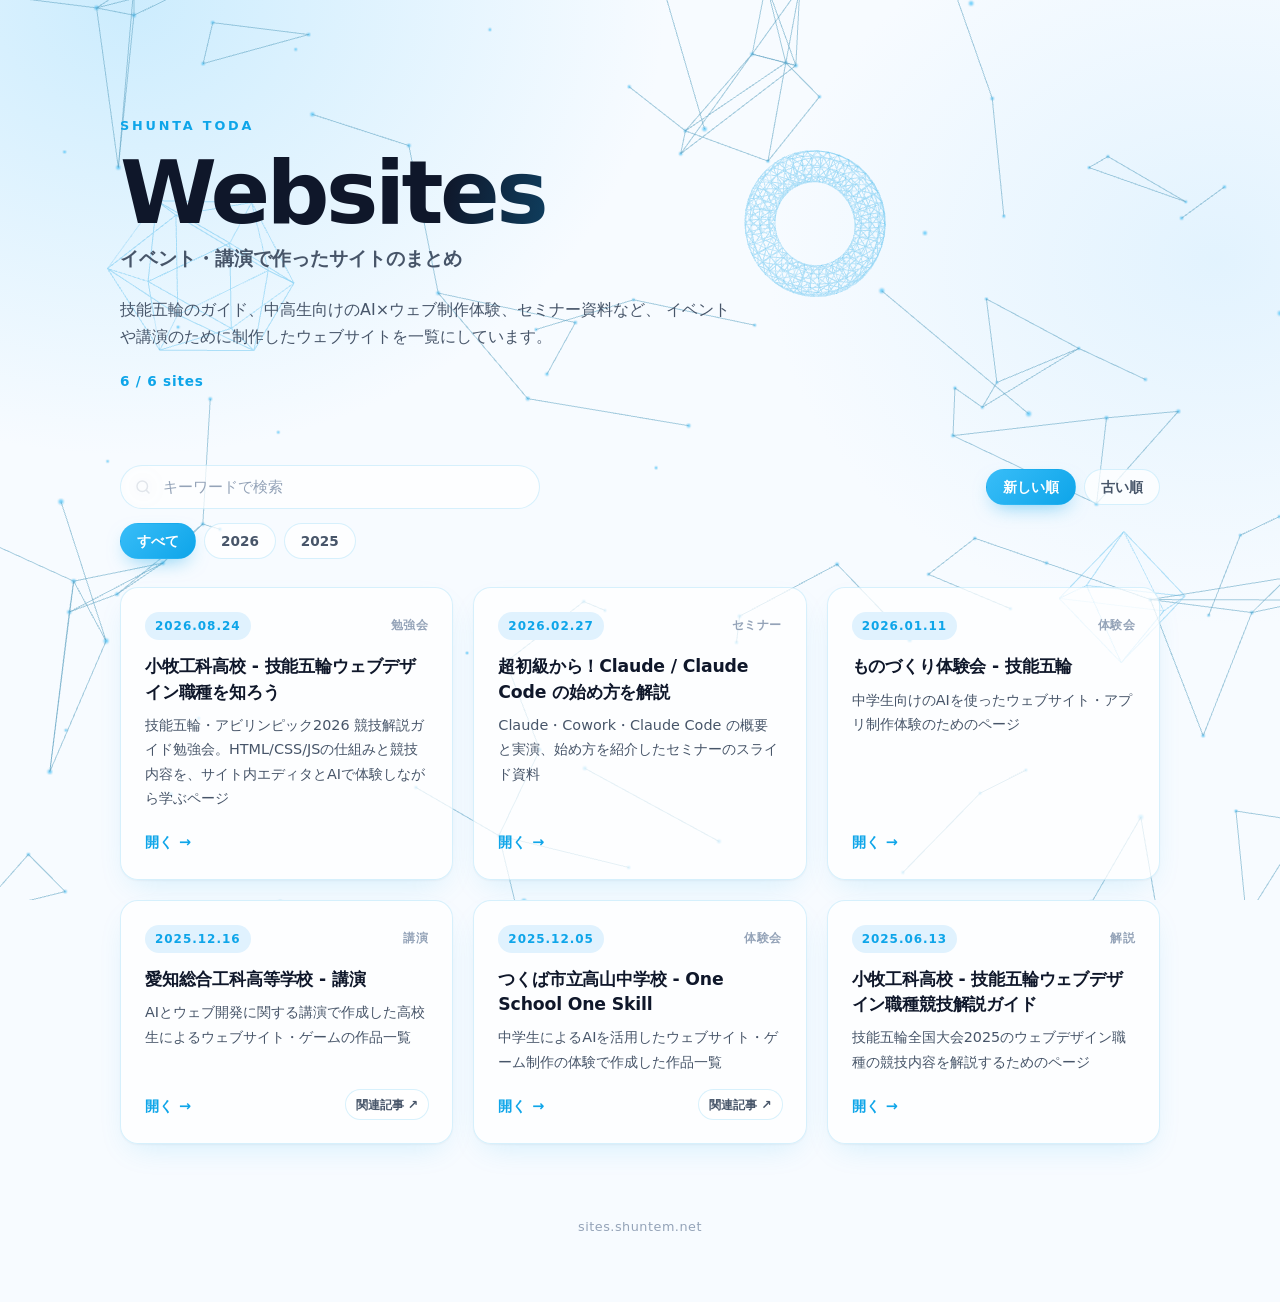
<file: index.html>
<!DOCTYPE html>
<html lang="ja">
  <head>
    <meta charset="UTF-8" />
    <meta name="viewport" content="width=device-width, initial-scale=1.0" />
    <title>ウェブサイト一覧 | Shunta Toda / Websites</title>
    <meta name="description" content="イベント・講演・体験会のために作成したウェブサイトのまとめ" />
    <meta name="theme-color" content="#f7fbff" />
    <link rel="stylesheet" href="./assets/home.css" />
    <script type="importmap">
      { "imports": { "three": "./vendor/three/three.module.min.js" } }
    </script>
  </head>
  <body>
    <canvas id="bg" class="bg" aria-hidden="true"></canvas>

    <div class="page">
      <header class="hero">
        <p class="hero__eyebrow reveal">Shunta Toda</p>
        <h1 class="hero__title reveal">
          <span class="hero__title-main">Websites</span>
          <span class="hero__title-sub">イベント・講演で作ったサイトのまとめ</span>
        </h1>
        <p class="hero__lead reveal">
          技能五輪のガイド、中高生向けのAI×ウェブ制作体験、セミナー資料など、
          イベントや講演のために制作したウェブサイトを一覧にしています。
        </p>
        <p class="hero__count reveal" aria-live="polite">
          <span id="count-shown">0</span> / <span id="count-total">0</span> sites
        </p>
      </header>

      <section class="toolbar reveal" aria-label="絞り込みと並び替え">
        <div class="toolbar__row">
          <div class="search">
            <svg class="search__icon" width="18" height="18" viewBox="0 0 24 24" fill="none" stroke="currentColor" stroke-width="2" stroke-linecap="round" stroke-linejoin="round" aria-hidden="true">
              <circle cx="11" cy="11" r="7" /><path d="m20 20-3.5-3.5" />
            </svg>
            <input id="search" class="search__input" type="search" placeholder="キーワードで検索" aria-label="サイトを検索" autocomplete="off" />
          </div>
          <div class="sort" role="group" aria-label="並び替え">
            <button type="button" class="chip is-active" data-sort="desc" aria-pressed="true">新しい順</button>
            <button type="button" class="chip" data-sort="asc" aria-pressed="false">古い順</button>
          </div>
        </div>
        <div id="year-chips" class="chips" role="group" aria-label="年で絞り込み"></div>
      </section>

      <main>
        <ul id="grid" class="grid" aria-label="ウェブサイト一覧"></ul>
        <p id="empty" class="empty" hidden>該当するサイトがありません。</p>
      </main>

      <footer class="footer reveal">
        <a href="https://sites.shuntem.net/">sites.shuntem.net</a>
      </footer>
    </div>

    <script type="module" src="./assets/home.js"></script>
  </body>
</html>
</file>
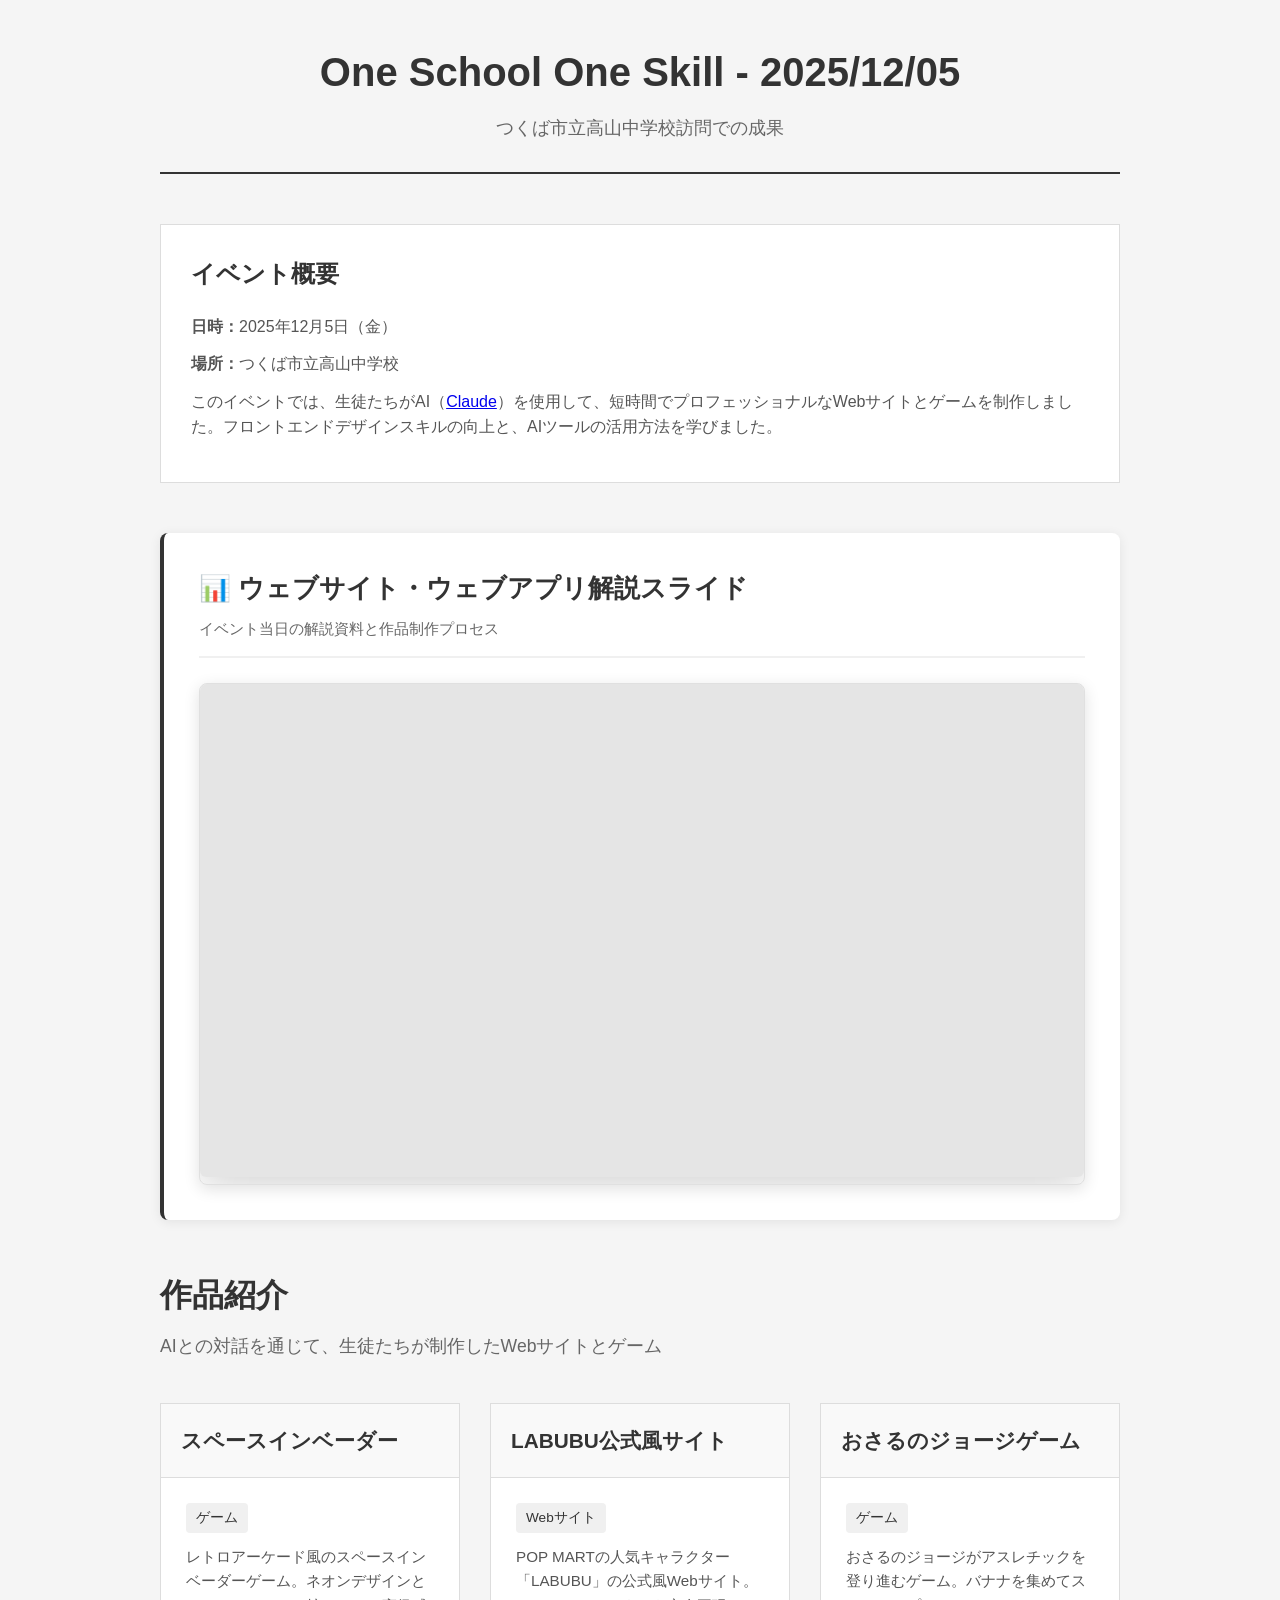
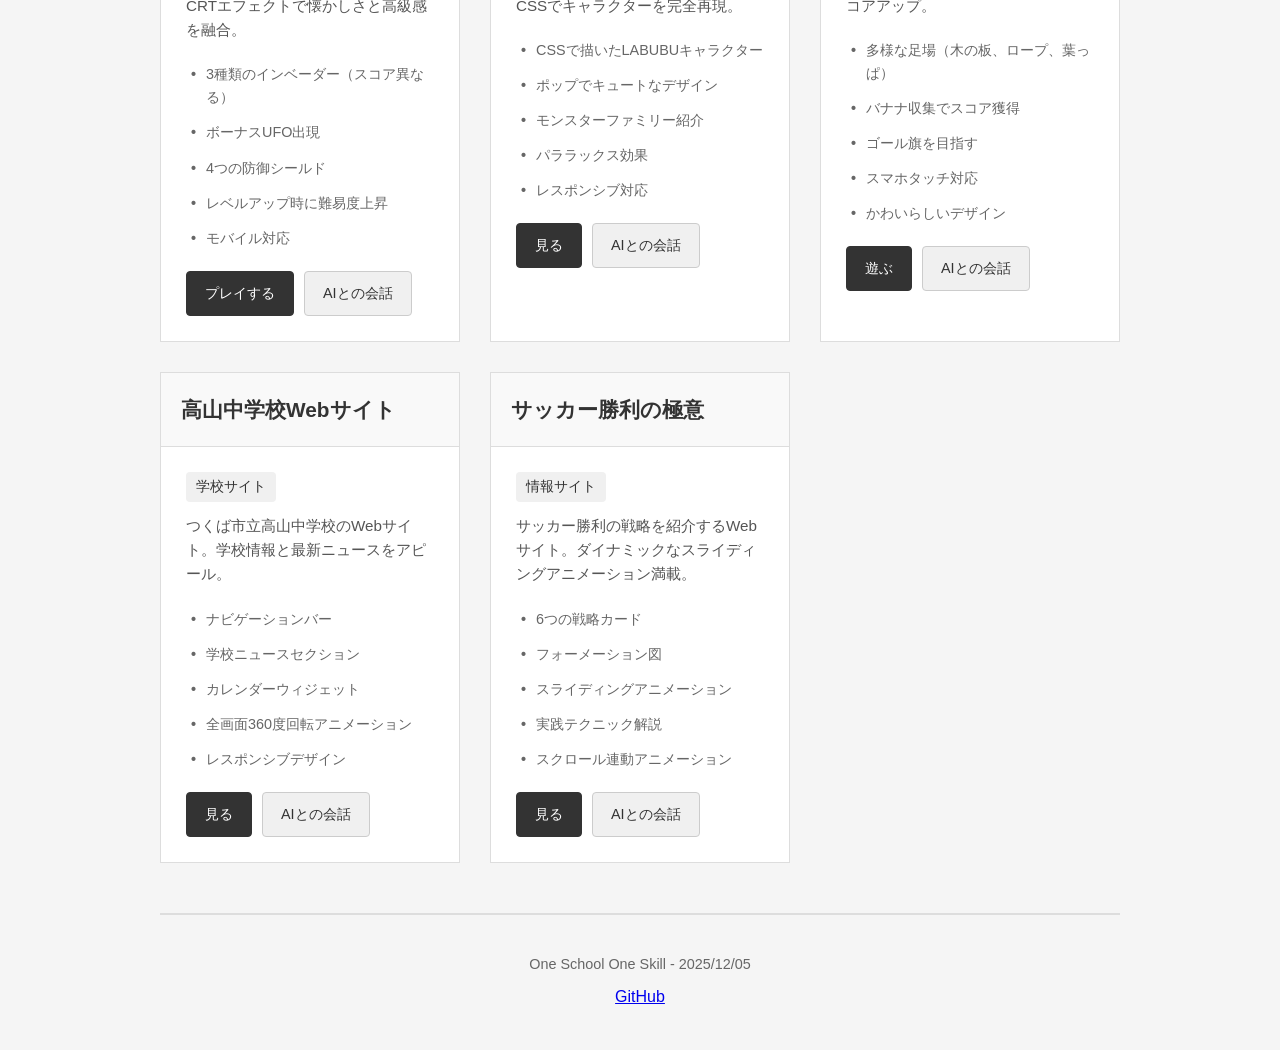
<file: 20251205-tsukuba-one-school-one-skill/index.html>
<!DOCTYPE html>
<html lang="ja">
  <head>
    <meta charset="UTF-8" />
    <meta name="viewport" content="width=device-width, initial-scale=1.0" />
    <title>One School One Skill - 2025/12/05</title>
    <style>
      * {
        margin: 0;
        padding: 0;
        box-sizing: border-box;
      }

      body {
        font-family: -apple-system, BlinkMacSystemFont, "Segoe UI", Roboto, "Helvetica Neue", Arial, sans-serif;
        background: #f5f5f5;
        color: #333;
        line-height: 1.6;
      }

      .container {
        max-width: 1000px;
        margin: 0 auto;
        padding: 40px 20px;
      }

      header {
        text-align: center;
        margin-bottom: 50px;
        border-bottom: 2px solid #333;
        padding-bottom: 30px;
      }

      h1 {
        font-size: 2.5em;
        margin-bottom: 10px;
        font-weight: 700;
      }

      .subtitle {
        font-size: 1.1em;
        color: #666;
      }

      .event-info {
        background: white;
        padding: 30px;
        margin-bottom: 50px;
        border: 1px solid #ddd;
      }

      .event-info h2 {
        font-size: 1.5em;
        margin-bottom: 20px;
        font-weight: 600;
      }

      .event-info p {
        margin-bottom: 12px;
        color: #555;
      }

      .projects-grid {
        display: grid;
        grid-template-columns: repeat(auto-fit, minmax(300px, 1fr));
        gap: 30px;
        margin-bottom: 50px;
      }

      .project-card {
        background: white;
        border: 1px solid #ddd;
        padding: 0;
        overflow: hidden;
      }

      .project-header {
        background: #f9f9f9;
        padding: 20px;
        border-bottom: 1px solid #ddd;
      }

      .project-header h3 {
        font-size: 1.3em;
        font-weight: 600;
      }

      .project-content {
        padding: 25px;
      }

      .project-type {
        display: inline-block;
        background: #f0f0f0;
        color: #333;
        padding: 4px 10px;
        border-radius: 4px;
        font-size: 0.85em;
        margin-bottom: 12px;
        font-weight: 500;
      }

      .project-description {
        color: #555;
        margin-bottom: 15px;
        font-size: 0.95em;
      }

      .feature-list {
        list-style: none;
        margin: 15px 0;
        font-size: 0.9em;
      }

      .feature-list li {
        color: #666;
        padding: 6px 0;
        padding-left: 20px;
        position: relative;
      }

      .feature-list li:before {
        content: "•";
        position: absolute;
        left: 5px;
        font-weight: bold;
      }

      .project-link {
        display: inline-block;
        background: #333;
        color: white;
        padding: 10px 18px;
        border-radius: 4px;
        text-decoration: none;
        font-size: 0.9em;
        font-weight: 500;
        transition: background 0.2s;
        border: 1px solid #333;
      }

      .project-link:hover {
        background: #555;
      }

      .project-links {
        display: flex;
        gap: 10px;
        margin-top: 15px;
        flex-wrap: wrap;
      }

      .conversation-link {
        display: inline-block;
        background: #f0f0f0;
        border: 1px solid #ccc;
        color: #333;
        padding: 10px 18px;
        border-radius: 4px;
        text-decoration: none;
        font-size: 0.9em;
        font-weight: 500;
        transition: all 0.2s;
        cursor: pointer;
      }

      .conversation-link:hover {
        background: #e0e0e0;
        border-color: #999;
      }

      .modal {
        display: none;
        position: fixed;
        z-index: 1000;
        left: 0;
        top: 0;
        width: 100%;
        height: 100%;
        background-color: rgba(0, 0, 0, 0.5);
        overflow: auto;
      }

      .modal.active {
        display: flex;
        align-items: center;
        justify-content: center;
      }

      .modal-content {
        background-color: white;
        padding: 0;
        border-radius: 8px;
        width: 90%;
        max-width: 800px;
        max-height: 80vh;
        overflow: hidden;
        display: flex;
        flex-direction: column;
        box-shadow: 0 4px 20px rgba(0, 0, 0, 0.3);
      }

      .modal-header {
        background: #f9f9f9;
        padding: 20px;
        border-bottom: 1px solid #ddd;
        display: flex;
        justify-content: space-between;
        align-items: center;
      }

      .modal-header h2,
      .modal-header .modal-title {
        font-size: 1.3em;
        margin: 0;
        font-weight: 600;
      }

      .modal-close {
        background: none;
        border: none;
        font-size: 1.5em;
        cursor: pointer;
        color: #333;
        padding: 0;
        width: 30px;
        height: 30px;
        display: flex;
        align-items: center;
        justify-content: center;
      }

      .modal-close:hover {
        color: #666;
      }

      .modal-body {
        padding: 20px;
        overflow-y: auto;
        flex: 1;
      }

      .modal-body p {
        margin-bottom: 12px;
        line-height: 1.6;
        color: #555;
      }

      .modal-body strong {
        color: #333;
      }

      .modal-body ul {
        list-style: none;
        margin: 10px 0 12px 0;
        padding: 0;
      }

      .modal-body li {
        color: #555;
        padding: 6px 0;
        padding-left: 20px;
        position: relative;
      }

      .modal-body li:before {
        content: "•";
        position: absolute;
        left: 5px;
        font-weight: bold;
      }

      .stats {
        display: grid;
        grid-template-columns: repeat(auto-fit, minmax(200px, 1fr));
        gap: 20px;
        margin: 40px 0;
        background: white;
        padding: 30px;
        border: 1px solid #ddd;
      }

      .stat-item {
        text-align: center;
      }

      .stat-number {
        font-size: 2em;
        color: #333;
        font-weight: 700;
      }

      .stat-label {
        color: #666;
        margin-top: 8px;
        font-size: 0.95em;
      }

      .section-title {
        font-size: 2em;
        font-weight: 700;
        margin-bottom: 10px;
        color: #333;
      }

      .section-intro {
        font-size: 1.1em;
        color: #666;
        margin-bottom: 40px;
        line-height: 1.8;
      }

      footer {
        text-align: center;
        color: #666;
        margin-top: 50px;
        padding-top: 30px;
        border-top: 2px solid #ddd;
      }

      footer p {
        margin: 8px 0;
        font-size: 0.9em;
      }

      @media (max-width: 768px) {
        h1 {
          font-size: 1.8em;
        }

        .projects-grid {
          grid-template-columns: 1fr;
        }

        .event-info {
          padding: 20px;
        }

        .slide-section {
          margin-bottom: 30px;
        }

        .slide-header {
          margin-bottom: 20px;
        }

        .slide-container {
          border-radius: 8px;
          overflow: hidden;
          box-shadow: 0 4px 20px rgba(0, 0, 0, 0.1);
          background: white;
          padding: 2px;
        }
      }

      .slide-section {
        background: white;
        padding: 35px;
        margin-bottom: 50px;
        border-radius: 8px;
        box-shadow: 0 2px 12px rgba(0, 0, 0, 0.08);
        border-left: 4px solid #333;
      }

      .slide-header {
        margin-bottom: 25px;
        padding-bottom: 15px;
        border-bottom: 2px solid #f0f0f0;
      }

      .slide-header h2 {
        font-size: 1.6em;
        font-weight: 600;
        margin-bottom: 8px;
        color: #333;
      }

      .slide-subtitle {
        color: #666;
        font-size: 0.95em;
        margin: 0;
        font-weight: 400;
      }

      .slide-container {
        border-radius: 8px;
        overflow: hidden;
        box-shadow: 0 4px 16px rgba(0, 0, 0, 0.12);
        background: white;
        border: 1px solid #e0e0e0;
        transition: box-shadow 0.3s ease;
      }

      .slide-container:hover {
        box-shadow: 0 6px 20px rgba(0, 0, 0, 0.15);
      }
    </style>
  </head>
  <body>
    <div class="container">
      <header>
        <h1>One School One Skill - 2025/12/05</h1>
        <p class="subtitle">つくば市立高山中学校訪問での成果</p>
      </header>

      <div class="event-info">
        <h2>イベント概要</h2>
        <p><strong>日時：</strong>2025年12月5日（金）</p>
        <p><strong>場所：</strong>つくば市立高山中学校</p>
        <p>
          このイベントでは、生徒たちがAI（<a href="https://claude.ai" target="_blank">Claude</a
          >）を使用して、短時間でプロフェッショナルなWebサイトとゲームを制作しました。フロントエンドデザインスキルの向上と、AIツールの活用方法を学びました。
        </p>
      </div>

      <div class="slide-section">
        <div class="slide-header">
          <h2>📊 ウェブサイト・ウェブアプリ解説スライド</h2>
          <p class="slide-subtitle">イベント当日の解説資料と作品制作プロセス</p>
        </div>
        <div class="slide-container">
          <iframe
            class="speakerdeck-iframe"
            frameborder="0"
            src="https://speakerdeck.com/player/d00f40cd352541e6ad9ed084ccf70451"
            title="2025/12/05 one school one skill ウェブサイト解説"
            allowfullscreen="true"
            style="
              border: 0px;
              background: padding-box padding-box rgba(0, 0, 0, 0.1);
              margin: 0px;
              padding: 0px;
              border-radius: 6px;
              box-shadow: rgba(0, 0, 0, 0.2) 0px 5px 40px;
              width: 100%;
              height: auto;
              aspect-ratio: 560 / 312;
            "
            data-ratio="1.794871794871795"
          ></iframe>
        </div>
      </div>
      <div>
        <h2 class="section-title">作品紹介</h2>
        <p class="section-intro">AIとの対話を通じて、生徒たちが制作したWebサイトとゲーム</p>
      </div>

      <div class="projects-grid">
        <div class="project-card">
          <div class="project-header">
            <h3>スペースインベーダー</h3>
          </div>
          <div class="project-content">
            <span class="project-type">ゲーム</span>
            <p class="project-description">
              レトロアーケード風のスペースインベーダーゲーム。ネオンデザインとCRTエフェクトで懐かしさと高級感を融合。
            </p>
            <ul class="feature-list">
              <li>3種類のインベーダー（スコア異なる）</li>
              <li>ボーナスUFO出現</li>
              <li>4つの防御シールド</li>
              <li>レベルアップ時に難易度上昇</li>
              <li>モバイル対応</li>
            </ul>
            <div class="project-links">
              <a href="./invader/index.html" class="project-link">プレイする</a>
              <button class="conversation-link" data-file="./invader/conversation.md">AIとの会話</button>
            </div>
          </div>
        </div>

        <div class="project-card">
          <div class="project-header">
            <h3>LABUBU公式風サイト</h3>
          </div>
          <div class="project-content">
            <span class="project-type">Webサイト</span>
            <p class="project-description">
              POP MARTの人気キャラクター「LABUBU」の公式風Webサイト。CSSでキャラクターを完全再現。
            </p>
            <ul class="feature-list">
              <li>CSSで描いたLABUBUキャラクター</li>
              <li>ポップでキュートなデザイン</li>
              <li>モンスターファミリー紹介</li>
              <li>パララックス効果</li>
              <li>レスポンシブ対応</li>
            </ul>
            <div class="project-links">
              <a href="./labubu/index.html" class="project-link">見る</a>
              <button class="conversation-link" data-file="./labubu/conversation.md">AIとの会話</button>
            </div>
          </div>
        </div>

        <div class="project-card">
          <div class="project-header">
            <h3>おさるのジョージゲーム</h3>
          </div>
          <div class="project-content">
            <span class="project-type">ゲーム</span>
            <p class="project-description">おさるのジョージがアスレチックを登り進むゲーム。バナナを集めてスコアアップ。</p>
            <ul class="feature-list">
              <li>多様な足場（木の板、ロープ、葉っぱ）</li>
              <li>バナナ収集でスコア獲得</li>
              <li>ゴール旗を目指す</li>
              <li>スマホタッチ対応</li>
              <li>かわいらしいデザイン</li>
            </ul>
            <div class="project-links">
              <a href="./monkey/index.html" class="project-link">遊ぶ</a>
              <button class="conversation-link" data-file="./monkey/conversation.md">AIとの会話</button>
            </div>
          </div>
        </div>

        <div class="project-card">
          <div class="project-header">
            <h3>高山中学校Webサイト</h3>
          </div>
          <div class="project-content">
            <span class="project-type">学校サイト</span>
            <p class="project-description">つくば市立高山中学校のWebサイト。学校情報と最新ニュースをアピール。</p>
            <ul class="feature-list">
              <li>ナビゲーションバー</li>
              <li>学校ニュースセクション</li>
              <li>カレンダーウィジェット</li>
              <li>全画面360度回転アニメーション</li>
              <li>レスポンシブデザイン</li>
            </ul>
            <div class="project-links">
              <a href="./school/index.html" class="project-link">見る</a>
              <button class="conversation-link" data-file="./school/conversation.md">AIとの会話</button>
            </div>
          </div>
        </div>

        <div class="project-card">
          <div class="project-header">
            <h3>サッカー勝利の極意</h3>
          </div>
          <div class="project-content">
            <span class="project-type">情報サイト</span>
            <p class="project-description">
              サッカー勝利の戦略を紹介するWebサイト。ダイナミックなスライディングアニメーション満載。
            </p>
            <ul class="feature-list">
              <li>6つの戦略カード</li>
              <li>フォーメーション図</li>
              <li>スライディングアニメーション</li>
              <li>実践テクニック解説</li>
              <li>スクロール連動アニメーション</li>
            </ul>
            <div class="project-links">
              <a href="./soccer/index.html" class="project-link">見る</a>
              <button class="conversation-link" data-file="./soccer/conversation.md">AIとの会話</button>
            </div>
          </div>
        </div>
      </div>

      <footer>
        <p>One School One Skill - 2025/12/05</p>
        <div>
          <a href="https://github.com/ShuntaToda/misc-website/tree/main/20251205-tsukuba-one-school-one-skill">GitHub</a>
        </div>
      </footer>
    </div>

    <div id="conversationModal" class="modal">
      <div class="modal-content">
        <div class="modal-header">
          <div class="modal-title">AIとの会話</div>
          <button class="modal-close" onclick="closeModal()">&times;</button>
        </div>
        <div class="modal-body" id="modalBody"></div>
      </div>
    </div>

    <script>
      const conversations = {
        invader: `
          <p><strong>ユーザー：</strong>インベーダーゲームをウェブゲームとして作って</p>
          <p><strong>AI：</strong>フロントエンドデザインスキルを確認して、高品質なゲームUIを作成するためのベストプラクティスを学ぶ。インベーダーゲームを作成します！レトロなアーケードスタイルで、ネオンカラーとCRT風のエフェクトを取り入れた印象的なデザインにします。</p>
          <p><strong>制作完了：</strong>レトロアーケードスタイルのスペースインベーダーゲームを作成しました！</p>
          <p><strong>操作方法：</strong></p>
          <ul>
            <li>← → または A D キー：自機の移動</li>
            <li>スペースキー：弾を発射</li>
            <li>P：ポーズ</li>
          </ul>
          <p><strong>ゲームの特徴：</strong></p>
          <ul>
            <li>レトロアーケード風のネオンデザイン（CRTスキャンライン効果付き）</li>
            <li>3種類のインベーダー（スコアが異なる）</li>
            <li>ランダムに出現するUFO（ボーナス得点）</li>
            <li>4つの防御シールド（徐々に破壊される）</li>
            <li>レベルアップ時に敵のスピードが上昇</li>
            <li>モバイル対応のタッチコントロール</li>
          </ul>
        `,
        labubu: `
          <p><strong>ユーザー：</strong>ラブブ公式Webサイトを作って</p>
          <p><strong>AI：</strong>「ラブブ」についてもう少し教えていただけますか？どのようなサービス・製品・会社なのか詳しくお聞きしたいです。</p>
          <p><strong>ユーザー：</strong>https://www.popmart.com/jp/collection/223 このウェブサイトにあるようなキャラクターのことです</p>
          <p><strong>AI：</strong>ラブブ（LABUBU）についてよく理解できました！POP MARTの大人気キャラクターですね。かわいいけど独特な魅力を持つモンスターのキャラクターです。それでは、ラブブの公式風Webサイトを作成します！ポップでキュートだけど少し不思議な雰囲気を持つ、印象的なデザインにします。</p>
          <p><strong>制作完了：</strong>ラブブの公式風Webサイトを作成しました！</p>
          <p><strong>サイトの特徴：</strong></p>
          <ul>
            <li>CSSでラブブのキャラクターを再現 - 大きなウサギ耳、9本のギザギザ歯、ふわふわボディをコードだけで表現</li>
            <li>ポップで遊び心のあるデザイン - パープル×ピンクのグラデーション、浮遊するシェイプ、キラキラのアニメーション</li>
            <li>THE MONSTERSファミリー紹介 - LABUBU、MOKOKO、ZIMOMO、TYCOCOの仲間たち</li>
            <li>インタラクティブな要素 - ホバーエフェクト、スムーススクロール、パララックス効果</li>
            <li>レスポンシブ対応 - スマホ・タブレットでも綺麗に表示</li>
          </ul>
        `,
        monkey: `
          <p><strong>ユーザー：</strong>おさるのジョージ　アスレチックのゲームをHTMLで作って</p>
          <p><strong>AI：</strong>フロントエンドデザインのスキルを確認して、高品質なゲームを作成するため、おさるのジョージをテーマにした楽しいアスレチックゲームを作りますね！黄色い帽子のおじさんと一緒に、ジョージがジャングルジムを登っていくゲームにしましょう。</p>
          <p><strong>制作完了：</strong>おさるのジョージのアスレチックゲームを作りました！</p>
          <p><strong>ゲーム内容：</strong></p>
          <ul>
            <li>ジョージを操作して上へ上へとアスレチックを登っていきます</li>
            <li>バナナを集めてスコアアップ</li>
            <li>頂上のゴール旗を目指そう！</li>
            <li>木の板、ロープ、葉っぱなど様々な足場があります</li>
          </ul>
          <p><strong>操作方法：</strong></p>
          <ul>
            <li>←→ または A/D：左右移動</li>
            <li>スペース または ↑：ジャンプ</li>
            <li>スマホではタッチボタンで操作できます</li>
          </ul>
        `,
        school: `
          <p><strong>ユーザー：</strong>このウェブサイトをHTMLで作って（画像を提示）</p>
          <p><strong>AI：</strong>このウェブサイトのHTMLを作成します。まず、画像の内容をしっかり確認してから、高品質なHTMLファイルを作成します。</p>
          <p><strong>制作完了：</strong>高山学園つくば市立高山中学校のウェブサイトをHTMLで作成しました！</p>
          <p><strong>HTMLファイルの特徴：</strong></p>
          <ul>
            <li>レスポンシブデザイン: パソコン・タブレット・スマートフォンに対応</li>
            <li>ナビゲーションバー: 丸みのある美しいデザイン</li>
            <li>学校ニュースセクション: 記事画像とテキストのレイアウト</li>
            <li>サイドバー: その他のメニューリンク</li>
            <li>カレンダーウィジェット: 12月のカレンダー表示</li>
            <li>色彩設計: 画像から抽出した青緑色とグリーンを使用</li>
          </ul>
          <p><strong>ユーザー：</strong>学校ニュースの欄を回転させて</p>
          <p><strong>AI：</strong>完了しました！学校ニュースの欄が3D回転するアニメーション効果を追加しました。8秒で360度Y軸回転し、ループ再生されます。</p>
          <p><strong>ユーザー：</strong>全体を爆発させて、この画像の感じ（画像を提示）</p>
          <p><strong>AI：</strong>了解しました。爆発エフェクトを追加します。完了しました！爆発エフェクトのアニメーションを追加しました。学校ニュースのコンテンツボックスが爆発の画像のような演出で、繰り返し破裂するようになりました。</p>
          <p><strong>ユーザー：</strong>画面全体回転させる</p>
          <p><strong>AI：</strong>完了しました！画面全体が360度回転するようになりました。ページ全体が3秒で1回転するアニメーションが無限ループしています。</p>
        `,
        soccer: `
          <p><strong>ユーザー：</strong>サッカーの勝ち方攻略ウェブサイト、スライディングアニメーションをつけて</p>
          <p><strong>AI：</strong>サッカーの勝ち方攻略ウェブサイトを、ダイナミックなスライディングアニメーションで作成します！</p>
          <p><strong>制作完了：</strong>サッカー勝利の攻略ウェブサイトを作成しました！</p>
          <p><strong>主なスライディングアニメーション：</strong></p>
          <ul>
            <li>ヘッダータイトルが左からスライドイン</li>
            <li>サブタイトルが右からスライドイン</li>
            <li>サッカーボールがバウンスしながら登場＆回転</li>
            <li>6つの戦略カードが左から順番にスライドイン</li>
            <li>フォーメーション図が下からスライドアップ</li>
            <li>選手のドットが順番にポップイン</li>
            <li>実践テクニックが交互に左右からスライドイン</li>
            <li>スクロールに連動したアニメーション</li>
          </ul>
        `,
      };

      const conversationLinks = document.querySelectorAll(".conversation-link");

      conversationLinks.forEach((link) => {
        link.addEventListener("click", (e) => {
          e.preventDefault();
          const file = link.getAttribute("data-file");
          const key = file.split("/")[1];
          openModal(key);
        });
      });

      function openModal(key) {
        const modal = document.getElementById("conversationModal");
        const modalBody = document.getElementById("modalBody");
        modalBody.innerHTML = conversations[key] || "<p>会話が見つかりません。</p>";
        modal.classList.add("active");
      }

      function closeModal() {
        const modal = document.getElementById("conversationModal");
        modal.classList.remove("active");
      }

      // モーダルの背景クリックで閉じる
      window.addEventListener("click", (event) => {
        const modal = document.getElementById("conversationModal");
        if (event.target === modal) {
          closeModal();
        }
      });

      // Escキーで閉じる
      window.addEventListener("keydown", (event) => {
        if (event.key === "Escape") {
          closeModal();
        }
      });
    </script>
  </body>
</html>
</file>
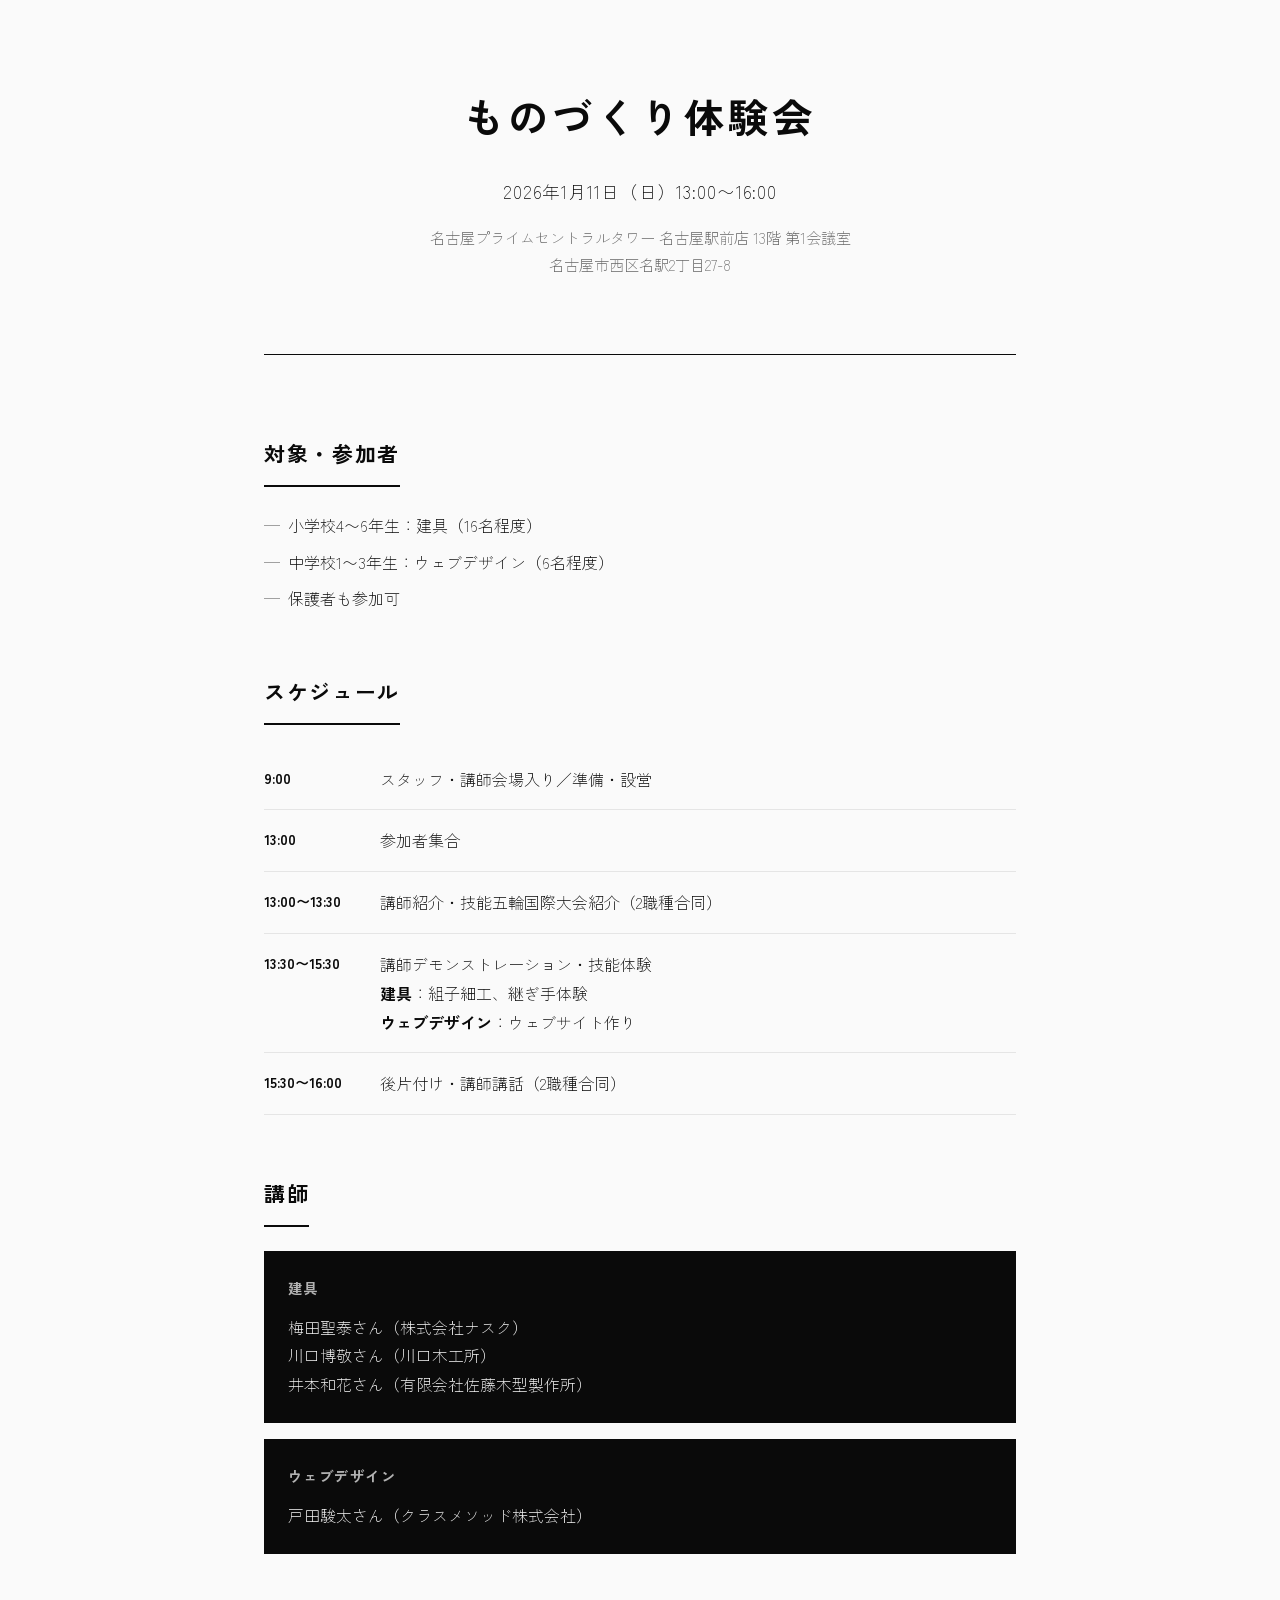
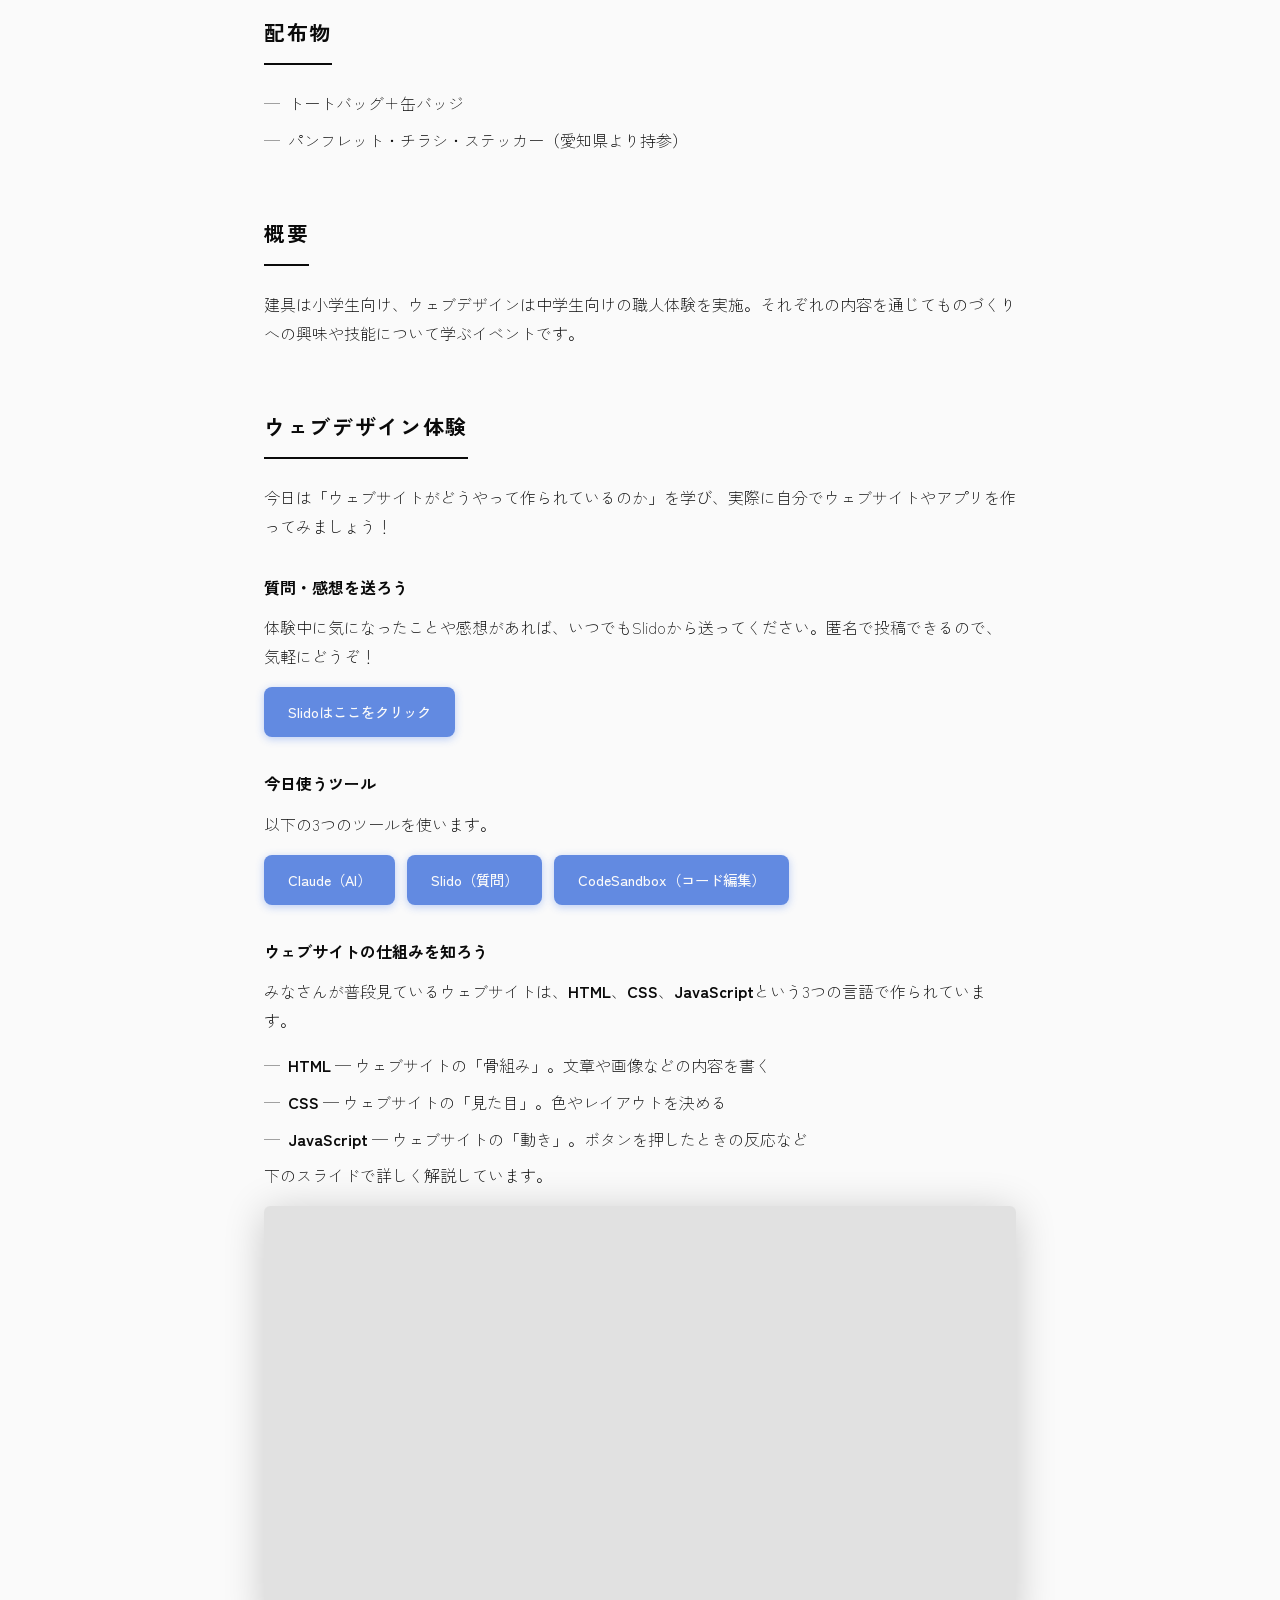
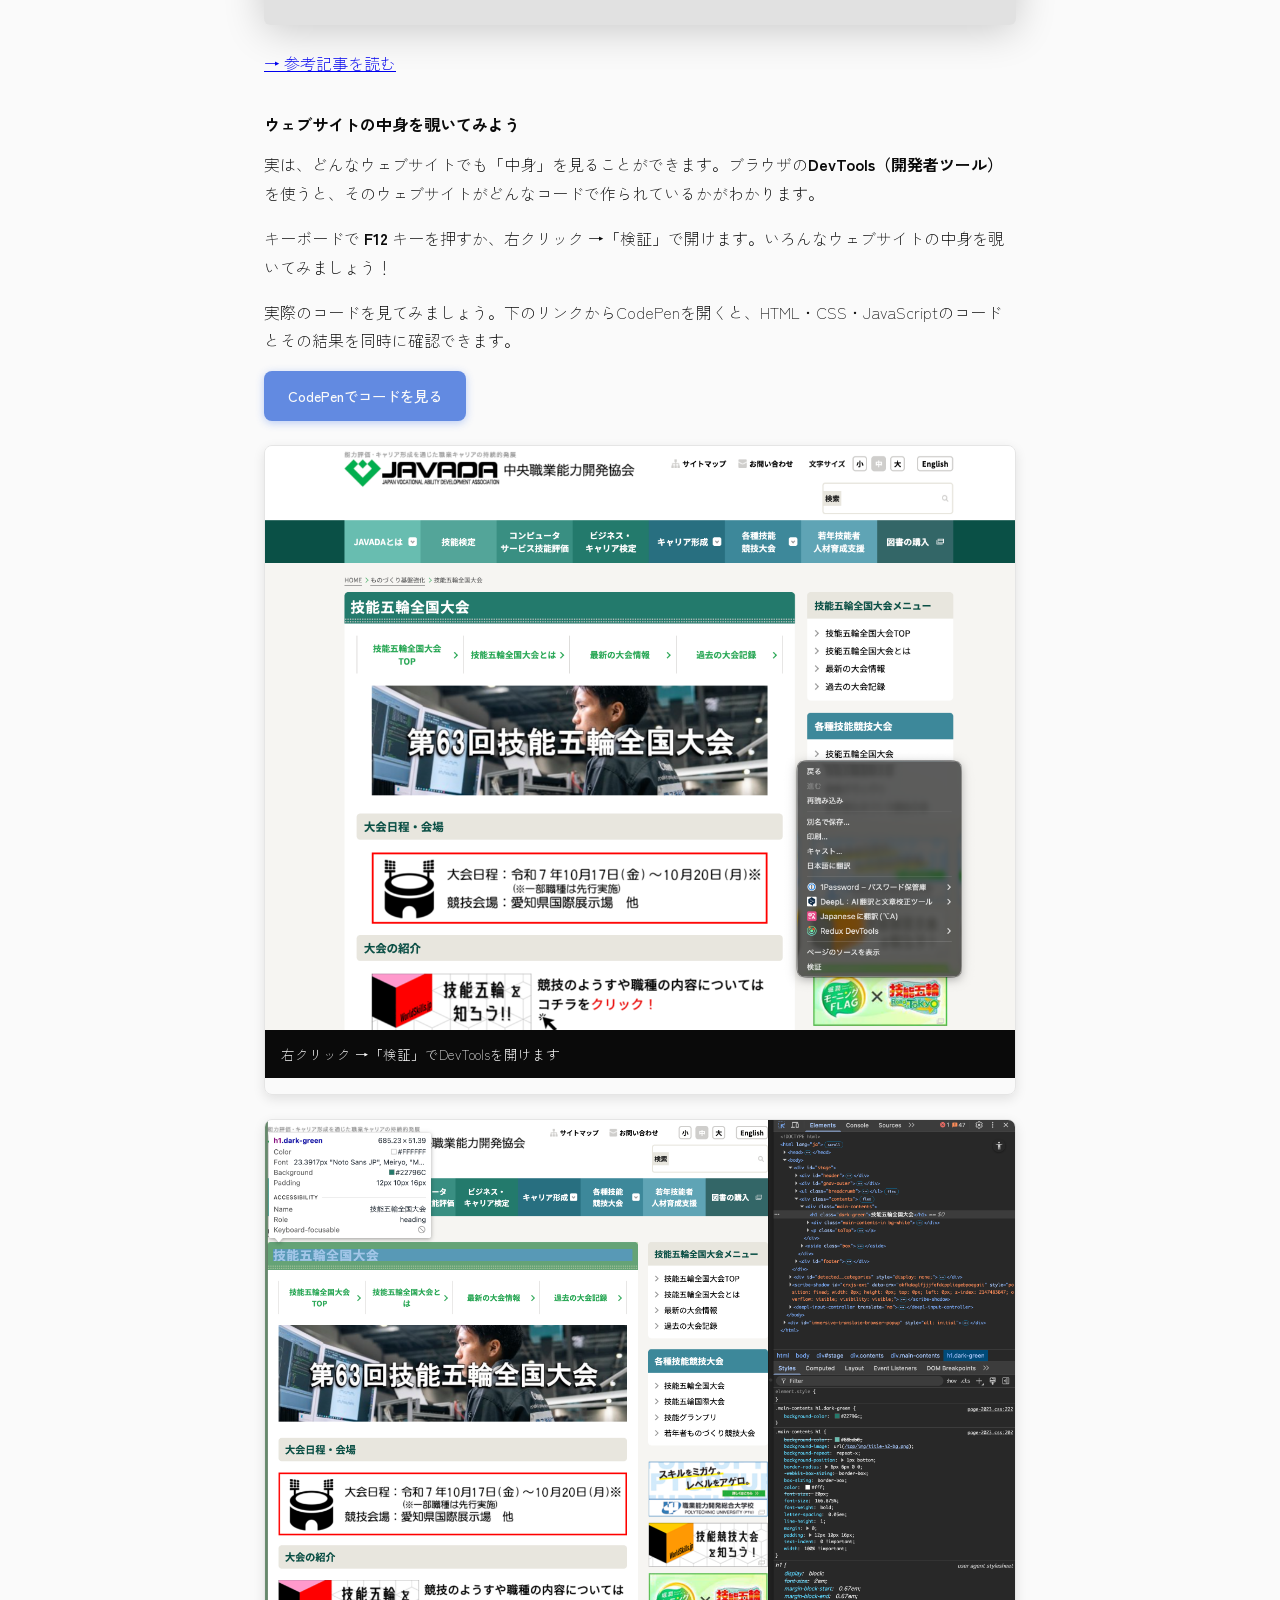
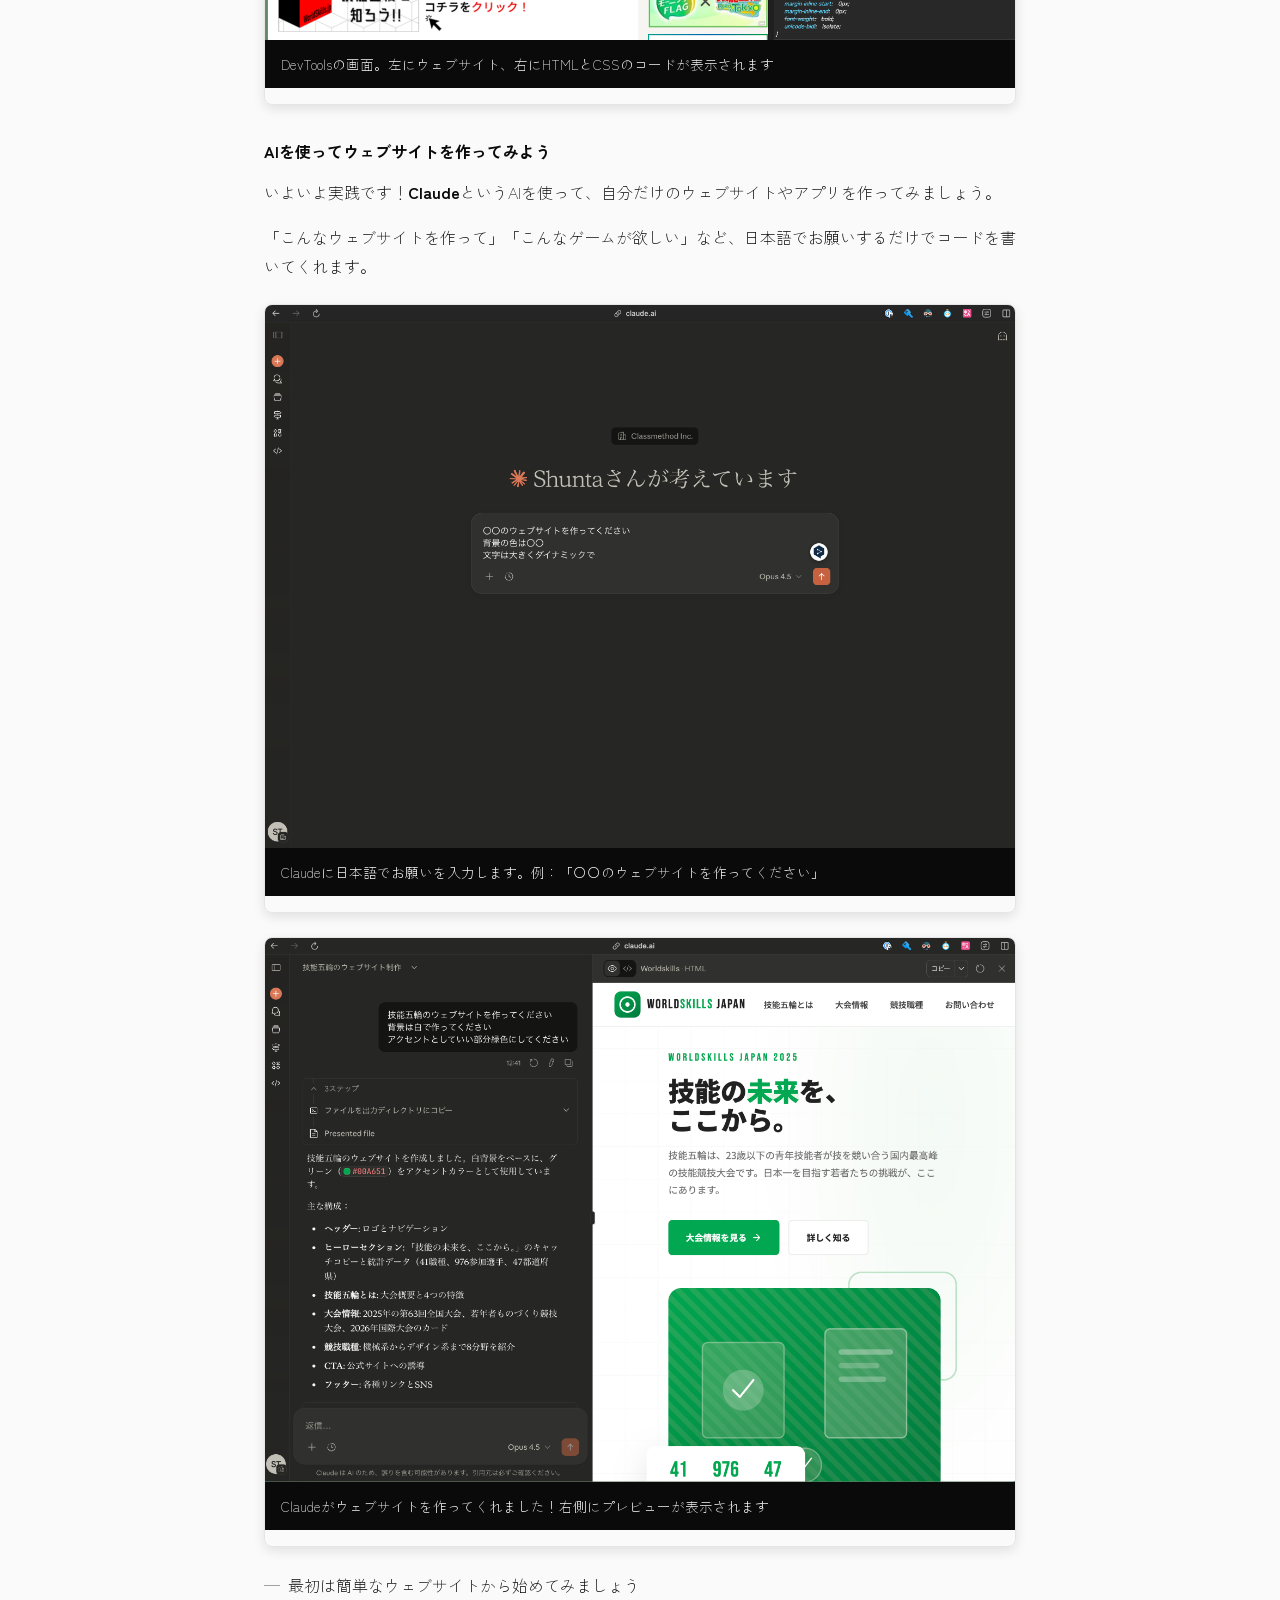
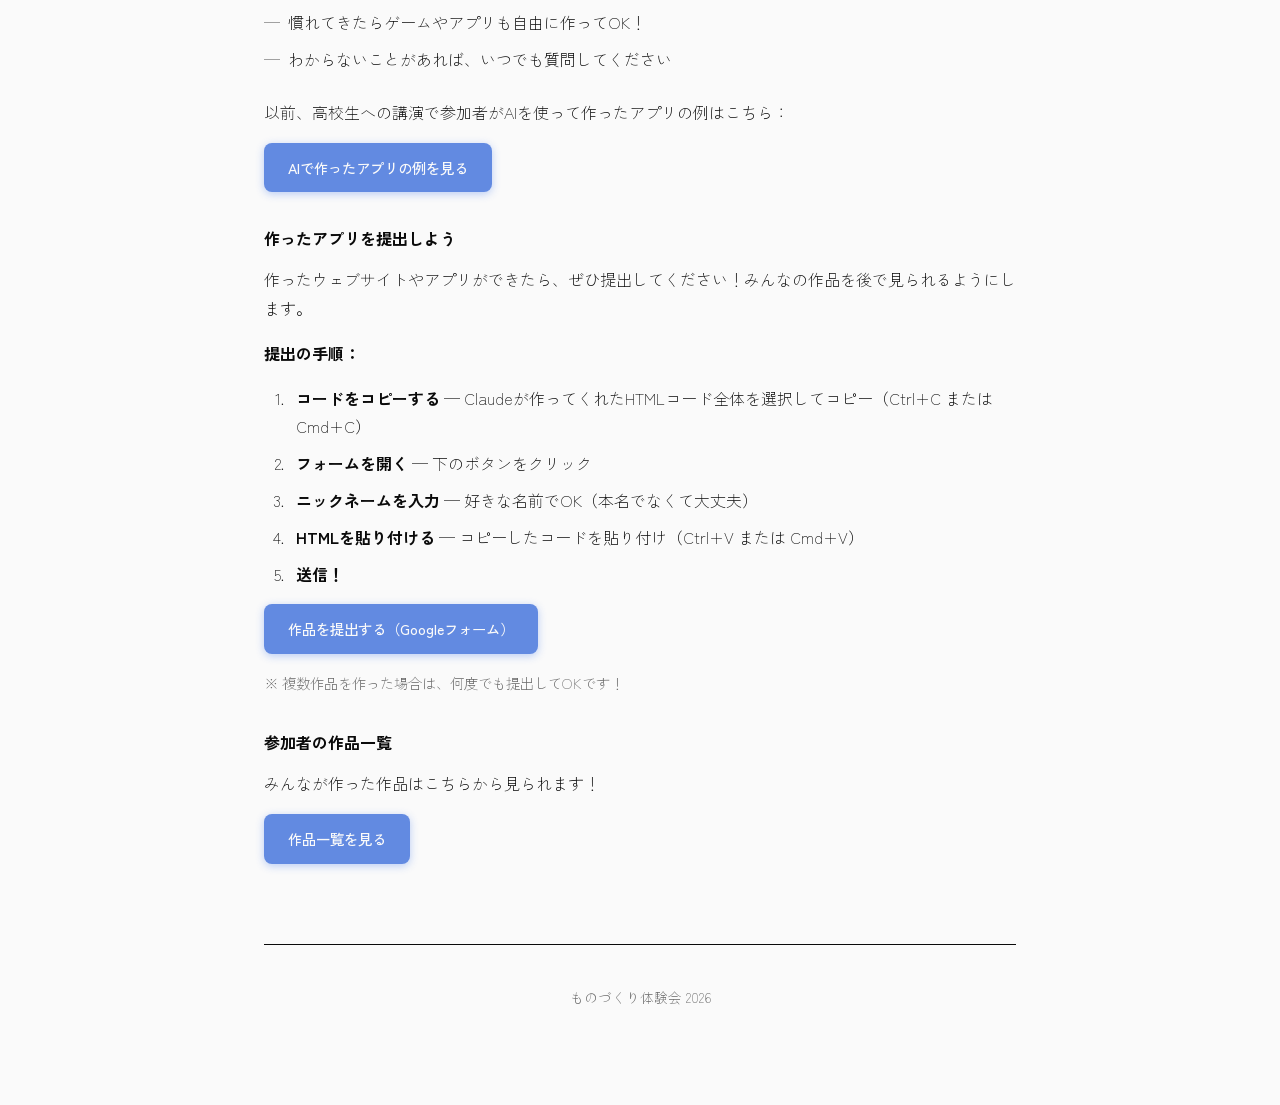
<file: 20260111-gorin-taiken/index.html>
<!DOCTYPE html>
<html lang="ja">
  <head>
    <meta charset="UTF-8" />
    <meta name="viewport" content="width=device-width, initial-scale=1.0" />
    <title>ものづくり体験会 2026</title>
    <link rel="preconnect" href="https://fonts.googleapis.com" />
    <link rel="preconnect" href="https://fonts.gstatic.com" crossorigin />
    <link
      href="https://fonts.googleapis.com/css2?family=Noto+Sans+JP:wght@300;400;700&family=Zen+Kaku+Gothic+New:wght@400;700&display=swap"
      rel="stylesheet"
    />
    <style>
      :root {
        --black: #0a0a0a;
        --white: #fafafa;
        --gray-light: #e5e5e5;
        --gray-medium: #666;
      }

      * {
        margin: 0;
        padding: 0;
        box-sizing: border-box;
      }

      body {
        font-family: "Zen Kaku Gothic New", "Noto Sans JP", sans-serif;
        background-color: var(--white);
        color: var(--black);
        line-height: 1.8;
        font-weight: 400;
      }

      .container {
        max-width: 800px;
        margin: 0 auto;
        padding: 80px 24px;
      }

      header {
        text-align: center;
        margin-bottom: 80px;
        padding-bottom: 60px;
        border-bottom: 1px solid var(--black);
      }

      h1 {
        font-size: 2.5rem;
        font-weight: 700;
        letter-spacing: 0.1em;
        margin-bottom: 24px;
      }

      .event-date {
        font-size: 1.1rem;
        font-weight: 300;
        letter-spacing: 0.05em;
      }

      .event-venue {
        font-size: 0.95rem;
        color: var(--gray-medium);
        margin-top: 8px;
      }

      section {
        margin-bottom: 60px;
      }

      h2 {
        font-size: 1.3rem;
        font-weight: 700;
        letter-spacing: 0.08em;
        margin-bottom: 24px;
        padding-bottom: 12px;
        border-bottom: 2px solid var(--black);
        display: inline-block;
      }

      h3 {
        font-size: 1rem;
        font-weight: 700;
        margin-top: 32px;
        margin-bottom: 12px;
      }

      p {
        margin-bottom: 16px;
        font-weight: 300;
      }

      ul {
        list-style: none;
        margin-left: 0;
      }

      li {
        margin-bottom: 8px;
        font-weight: 300;
      }

      ul li {
        padding-left: 1.5em;
        position: relative;
      }

      ul li::before {
        content: "—";
        position: absolute;
        left: 0;
        color: var(--gray-medium);
      }

      ol li {
        padding-left: 0.5em;
      }

      .schedule-item {
        display: grid;
        grid-template-columns: 100px 1fr;
        gap: 16px;
        padding: 16px 0;
        border-bottom: 1px solid var(--gray-light);
      }

      .schedule-time {
        font-weight: 700;
        font-size: 0.9rem;
      }

      .schedule-content {
        font-weight: 300;
      }

      .instructor-card {
        background: var(--black);
        color: var(--white);
        padding: 24px;
        margin-bottom: 16px;
      }

      .instructor-card h3 {
        color: var(--white);
        margin-top: 0;
        font-size: 0.9rem;
        letter-spacing: 0.1em;
        opacity: 0.7;
      }

      .instructor-card p {
        margin-bottom: 0;
        font-weight: 300;
      }

      .tools-list {
        display: flex;
        flex-wrap: wrap;
        gap: 12px;
        margin-top: 16px;
      }

      .tool-link {
        display: inline-block;
        padding: 12px 24px;
        border: none;
        border-radius: 8px;
        text-decoration: none;
        color: var(--white);
        background: #628ae1;
        font-size: 0.9rem;
        font-weight: 500;
        transition: all 0.3s ease;
        box-shadow: 0 2px 8px rgba(37, 99, 235, 0.3);
      }

      .tool-link:hover {
        background: #869ee0;
        box-shadow: 0 4px 12px rgba(37, 99, 235, 0.4);
        transform: translateY(-1px);
      }

      .agenda {
        counter-reset: agenda;
      }

      .agenda li {
        counter-increment: agenda;
        padding-left: 2.5em;
      }

      .agenda li::before {
        content: counter(agenda) ".";
        font-weight: 700;
      }

      .agenda li li {
        counter-increment: none;
      }

      .agenda li li::before {
        content: "→";
        font-weight: 300;
      }

      footer {
        margin-top: 80px;
        padding-top: 40px;
        border-top: 1px solid var(--black);
        text-align: center;
        font-size: 0.85rem;
        color: var(--gray-medium);
        font-weight: 300;
      }

      .screenshot {
        margin: 24px 0;
        border: 1px solid var(--gray-light);
        border-radius: 8px;
        overflow: hidden;
        box-shadow: 0 4px 12px rgba(0, 0, 0, 0.1);
      }

      .screenshot img {
        width: 100%;
        height: auto;
        display: block;
      }

      .screenshot-caption {
        padding: 12px 16px;
        background: var(--black);
        color: var(--white);
        font-size: 0.85rem;
        font-weight: 300;
      }

      @media (max-width: 600px) {
        .container {
          padding: 40px 20px;
        }

        h1 {
          font-size: 1.8rem;
        }

        .schedule-item {
          grid-template-columns: 1fr;
          gap: 4px;
        }

        .tools-list {
          flex-direction: column;
        }

        .tool-link {
          text-align: center;
        }
      }
    </style>
  </head>
  <body>
    <div class="container">
      <header>
        <h1>ものづくり体験会</h1>
        <p class="event-date">2026年1月11日（日）13:00〜16:00</p>
        <p class="event-venue">名古屋プライムセントラルタワー 名古屋駅前店 13階 第1会議室<br />名古屋市西区名駅2丁目27-8</p>
      </header>

      <section>
        <h2>対象・参加者</h2>
        <ul>
          <li>小学校4〜6年生：建具（16名程度）</li>
          <li>中学校1〜3年生：ウェブデザイン（6名程度）</li>
          <li>保護者も参加可</li>
        </ul>
      </section>

      <section>
        <h2>スケジュール</h2>
        <div class="schedule-item">
          <span class="schedule-time">9:00</span>
          <span class="schedule-content">スタッフ・講師会場入り／準備・設営</span>
        </div>
        <div class="schedule-item">
          <span class="schedule-time">13:00</span>
          <span class="schedule-content">参加者集合</span>
        </div>
        <div class="schedule-item">
          <span class="schedule-time">13:00〜13:30</span>
          <span class="schedule-content">講師紹介・技能五輪国際大会紹介（2職種合同）</span>
        </div>
        <div class="schedule-item">
          <span class="schedule-time">13:30〜15:30</span>
          <span class="schedule-content">
            講師デモンストレーション・技能体験<br />
            <strong>建具</strong>：組子細工、継ぎ手体験<br />
            <strong>ウェブデザイン</strong>：ウェブサイト作り
          </span>
        </div>
        <div class="schedule-item">
          <span class="schedule-time">15:30〜16:00</span>
          <span class="schedule-content">後片付け・講師講話（2職種合同）</span>
        </div>
      </section>

      <section>
        <h2>講師</h2>
        <div class="instructor-card">
          <h3>建具</h3>
          <p>梅田聖泰さん（株式会社ナスク）</p>
          <p>川口博敬さん（川口木工所）</p>
          <p>井本和花さん（有限会社佐藤木型製作所）</p>
        </div>
        <div class="instructor-card">
          <h3>ウェブデザイン</h3>
          <p>戸田駿太さん（クラスメソッド株式会社）</p>
        </div>
      </section>

      <section>
        <h2>配布物</h2>
        <ul>
          <li>トートバッグ＋缶バッジ</li>
          <li>パンフレット・チラシ・ステッカー（愛知県より持参）</li>
        </ul>
      </section>

      <section>
        <h2>概要</h2>
        <p>
          建具は小学生向け、ウェブデザインは中学生向けの職人体験を実施。それぞれの内容を通じてものづくりへの興味や技能について学ぶイベントです。
        </p>
      </section>

      <section>
        <h2>ウェブデザイン体験</h2>

        <p>今日は「ウェブサイトがどうやって作られているのか」を学び、実際に自分でウェブサイトやアプリを作ってみましょう！</p>

        <h3>質問・感想を送ろう</h3>
        <p>体験中に気になったことや感想があれば、いつでもSlidoから送ってください。匿名で投稿できるので、気軽にどうぞ！</p>
        <div class="tools-list" style="margin-bottom: 32px">
          <a href="https://app.sli.do/event/mroUevZqPcCDfT2wRBDcfn" class="tool-link" target="_blank" rel="noopener"
            >Slidoはここをクリック</a
          >
        </div>

        <h3>今日使うツール</h3>
        <p>以下の3つのツールを使います。</p>
        <div class="tools-list">
          <a href="https://claude.ai" class="tool-link" target="_blank" rel="noopener">Claude（AI）</a>
          <a href="https://app.sli.do/event/mroUevZqPcCDfT2wRBDcfn" class="tool-link" target="_blank" rel="noopener"
            >Slido（質問）</a
          >
          <a href="https://codesandbox.io/" class="tool-link" target="_blank" rel="noopener">CodeSandbox（コード編集）</a>
        </div>

        <h3>ウェブサイトの仕組みを知ろう</h3>
        <p>
          みなさんが普段見ているウェブサイトは、<strong>HTML</strong>、<strong>CSS</strong>、<strong>JavaScript</strong>という3つの言語で作られています。
        </p>
        <ul>
          <li><strong>HTML</strong> — ウェブサイトの「骨組み」。文章や画像などの内容を書く</li>
          <li><strong>CSS</strong> — ウェブサイトの「見た目」。色やレイアウトを決める</li>
          <li><strong>JavaScript</strong> — ウェブサイトの「動き」。ボタンを押したときの反応など</li>
        </ul>
        <p>下のスライドで詳しく解説しています。</p>
        <iframe
          class="speakerdeck-iframe"
          frameborder="0"
          src="https://speakerdeck.com/player/d00f40cd352541e6ad9ed084ccf70451"
          title="2025/12/05 one school one skill ウェブサイト解説"
          allowfullscreen="true"
          style="
            border: 0px;
            background: padding-box padding-box rgba(0, 0, 0, 0.1);
            margin: 0px;
            padding: 0px;
            border-radius: 6px;
            box-shadow: rgba(0, 0, 0, 0.2) 0px 5px 40px;
            width: 100%;
            height: auto;
            aspect-ratio: 560 / 312;
          "
          data-ratio="1.794871794871795"
        ></iframe>
        <p style="margin-top: 16px">
          <a href="https://dev.classmethod.jp/articles/gorin-one-school-one-skill/" target="_blank" rel="noopener"
            >→ 参考記事を読む</a
          >
        </p>

        <h3>ウェブサイトの中身を覗いてみよう</h3>
        <p>
          実は、どんなウェブサイトでも「中身」を見ることができます。ブラウザの<strong>DevTools（開発者ツール）</strong>を使うと、そのウェブサイトがどんなコードで作られているかがわかります。
        </p>
        <p>
          キーボードで <strong>F12</strong> キーを押すか、右クリック
          →「検証」で開けます。いろんなウェブサイトの中身を覗いてみましょう！
        </p>
        <p>
          実際のコードを見てみましょう。下のリンクからCodePenを開くと、HTML・CSS・JavaScriptのコードとその結果を同時に確認できます。
        </p>
        <div class="tools-list">
          <a href="https://codepen.io/shuntatoda/pen/bNewgKR" class="tool-link" target="_blank" rel="noopener"
            >CodePenでコードを見る</a
          >
        </div>
        <div class="screenshot">
          <img src="images/devtool開き方.png" alt="DevToolsの開き方 - 右クリックして検証を選ぶ" />
          <p class="screenshot-caption">右クリック →「検証」でDevToolsを開けます</p>
        </div>
        <div class="screenshot">
          <img src="images/devtoolsの画面.png" alt="DevToolsの画面 - HTMLとCSSが見える" />
          <p class="screenshot-caption">DevToolsの画面。左にウェブサイト、右にHTMLとCSSのコードが表示されます</p>
        </div>

        <h3>AIを使ってウェブサイトを作ってみよう</h3>
        <p>いよいよ実践です！<strong>Claude</strong>というAIを使って、自分だけのウェブサイトやアプリを作ってみましょう。</p>
        <p>「こんなウェブサイトを作って」「こんなゲームが欲しい」など、日本語でお願いするだけでコードを書いてくれます。</p>
        <div class="screenshot">
          <img src="images/claudeプロンプトの画面.png" alt="Claudeにお願いを入力している画面" />
          <p class="screenshot-caption">Claudeに日本語でお願いを入力します。例：「〇〇のウェブサイトを作ってください」</p>
        </div>
        <div class="screenshot">
          <img src="images/claudeウェブ作成の画面.png" alt="Claudeがウェブサイトを作成した画面" />
          <p class="screenshot-caption">Claudeがウェブサイトを作ってくれました！右側にプレビューが表示されます</p>
        </div>
        <ul>
          <li>最初は簡単なウェブサイトから始めてみましょう</li>
          <li>慣れてきたらゲームやアプリも自由に作ってOK！</li>
          <li>わからないことがあれば、いつでも質問してください</li>
        </ul>
        <p style="margin-top: 24px">以前、高校生への講演で参加者がAIを使って作ったアプリの例はこちら：</p>
        <div class="tools-list">
          <a
            href="https://shuntatoda.github.io/misc-website/20251216aichi-sougoukouka/index.html"
            class="tool-link"
            target="_blank"
            rel="noopener"
            >AIで作ったアプリの例を見る</a
          >
        </div>

        <h3>作ったアプリを提出しよう</h3>
        <p>作ったウェブサイトやアプリができたら、ぜひ提出してください！みんなの作品を後で見られるようにします。</p>
        <p><strong>提出の手順：</strong></p>
        <ol style="margin-left: 1.5em; margin-bottom: 16px">
          <li style="padding-left: 0.5em; margin-bottom: 8px">
            <strong>コードをコピーする</strong> — Claudeが作ってくれたHTMLコード全体を選択してコピー（Ctrl+C または Cmd+C）
          </li>
          <li style="padding-left: 0.5em; margin-bottom: 8px"><strong>フォームを開く</strong> — 下のボタンをクリック</li>
          <li style="padding-left: 0.5em; margin-bottom: 8px">
            <strong>ニックネームを入力</strong> — 好きな名前でOK（本名でなくて大丈夫）
          </li>
          <li style="padding-left: 0.5em; margin-bottom: 8px">
            <strong>HTMLを貼り付ける</strong> — コピーしたコードを貼り付け（Ctrl+V または Cmd+V）
          </li>
          <li style="padding-left: 0.5em; margin-bottom: 8px"><strong>送信！</strong></li>
        </ol>
        <div class="tools-list">
          <a
            href="https://docs.google.com/forms/d/1vmOXJs2a53tuCOdSv0X6yJzpcVFX74wrWTb-aqQutpw/viewform"
            class="tool-link"
            target="_blank"
            rel="noopener"
            >作品を提出する（Googleフォーム）</a
          >
        </div>
        <p style="margin-top: 16px; font-size: 0.9rem; color: var(--gray-medium)">
          ※ 複数作品を作った場合は、何度でも提出してOKです！
        </p>

        <h3>参加者の作品一覧</h3>
        <p>みんなが作った作品はこちらから見られます！</p>
        <div class="tools-list">
          <a href="results/index.html" class="tool-link" target="_blank" rel="noopener">作品一覧を見る</a>
        </div>
      </section>

      <footer>
        <p>ものづくり体験会 2026</p>
      </footer>
    </div>
  </body>
</html>
</file>
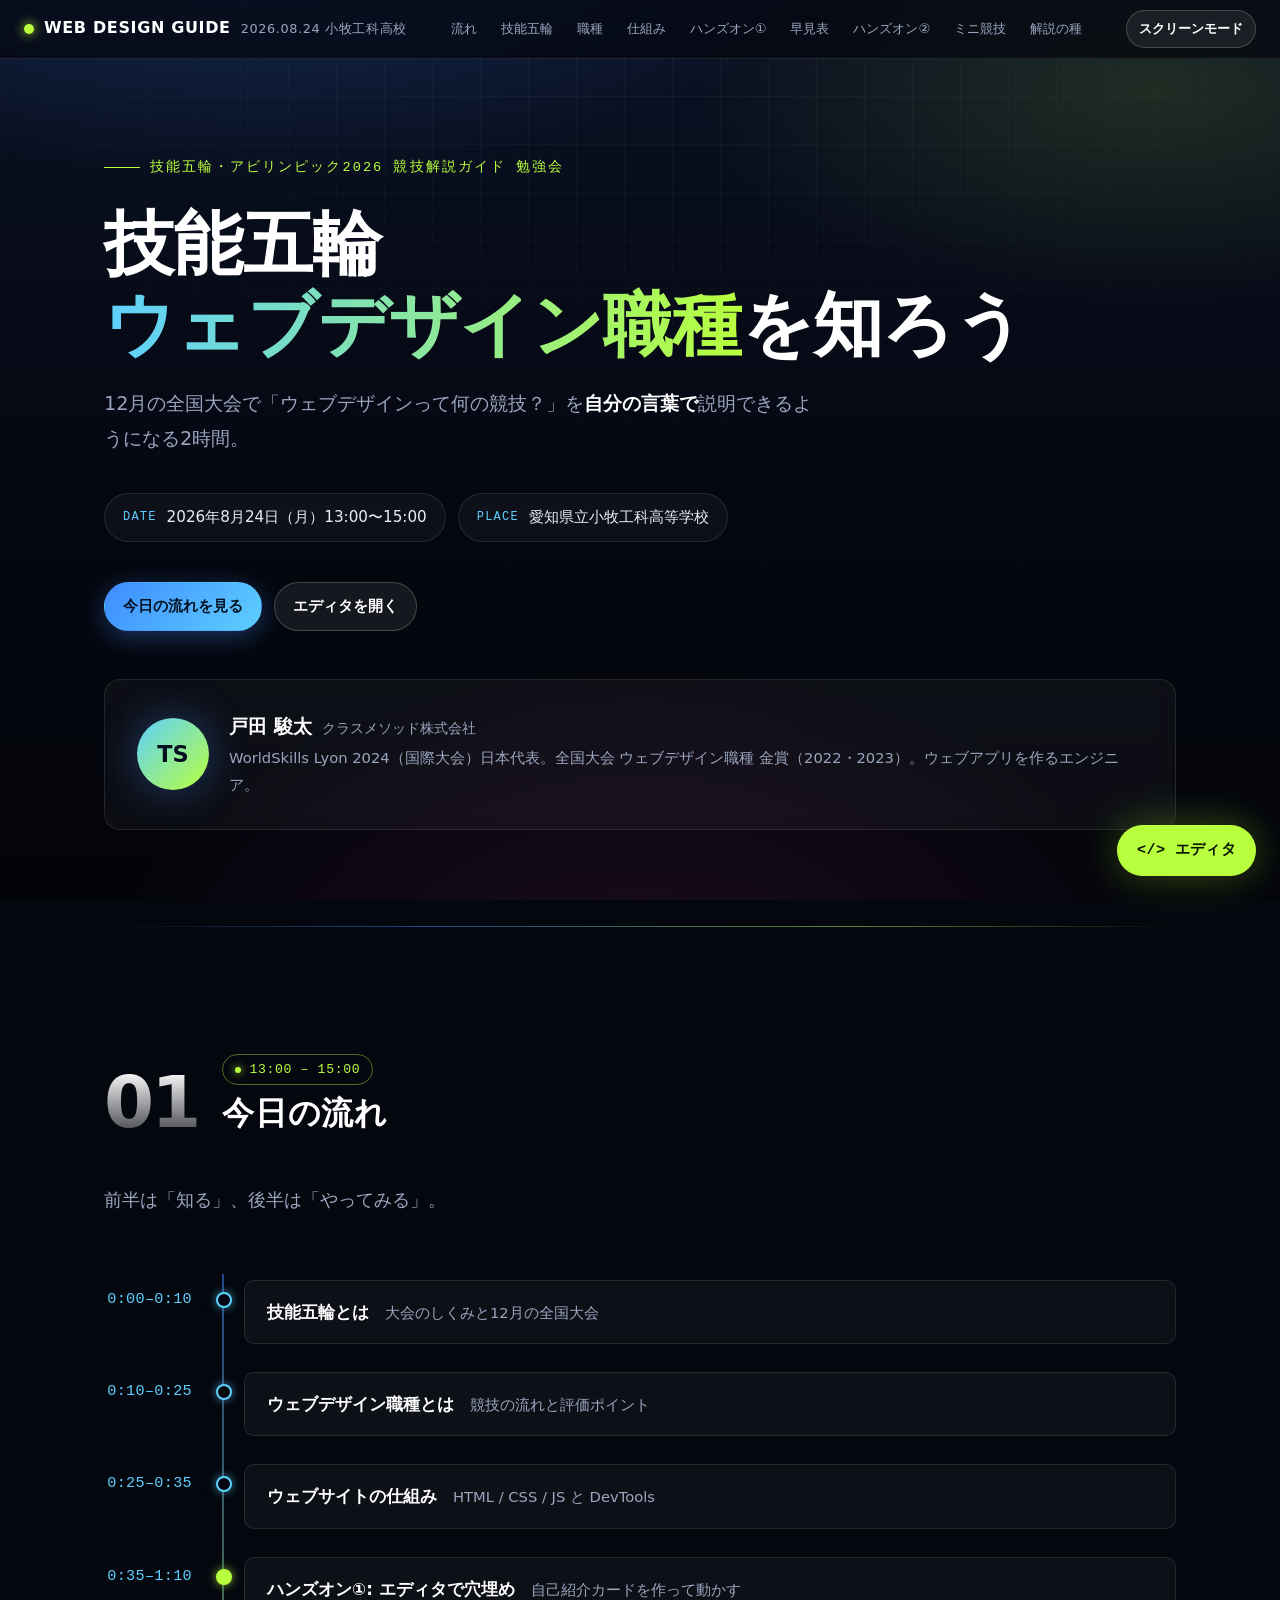
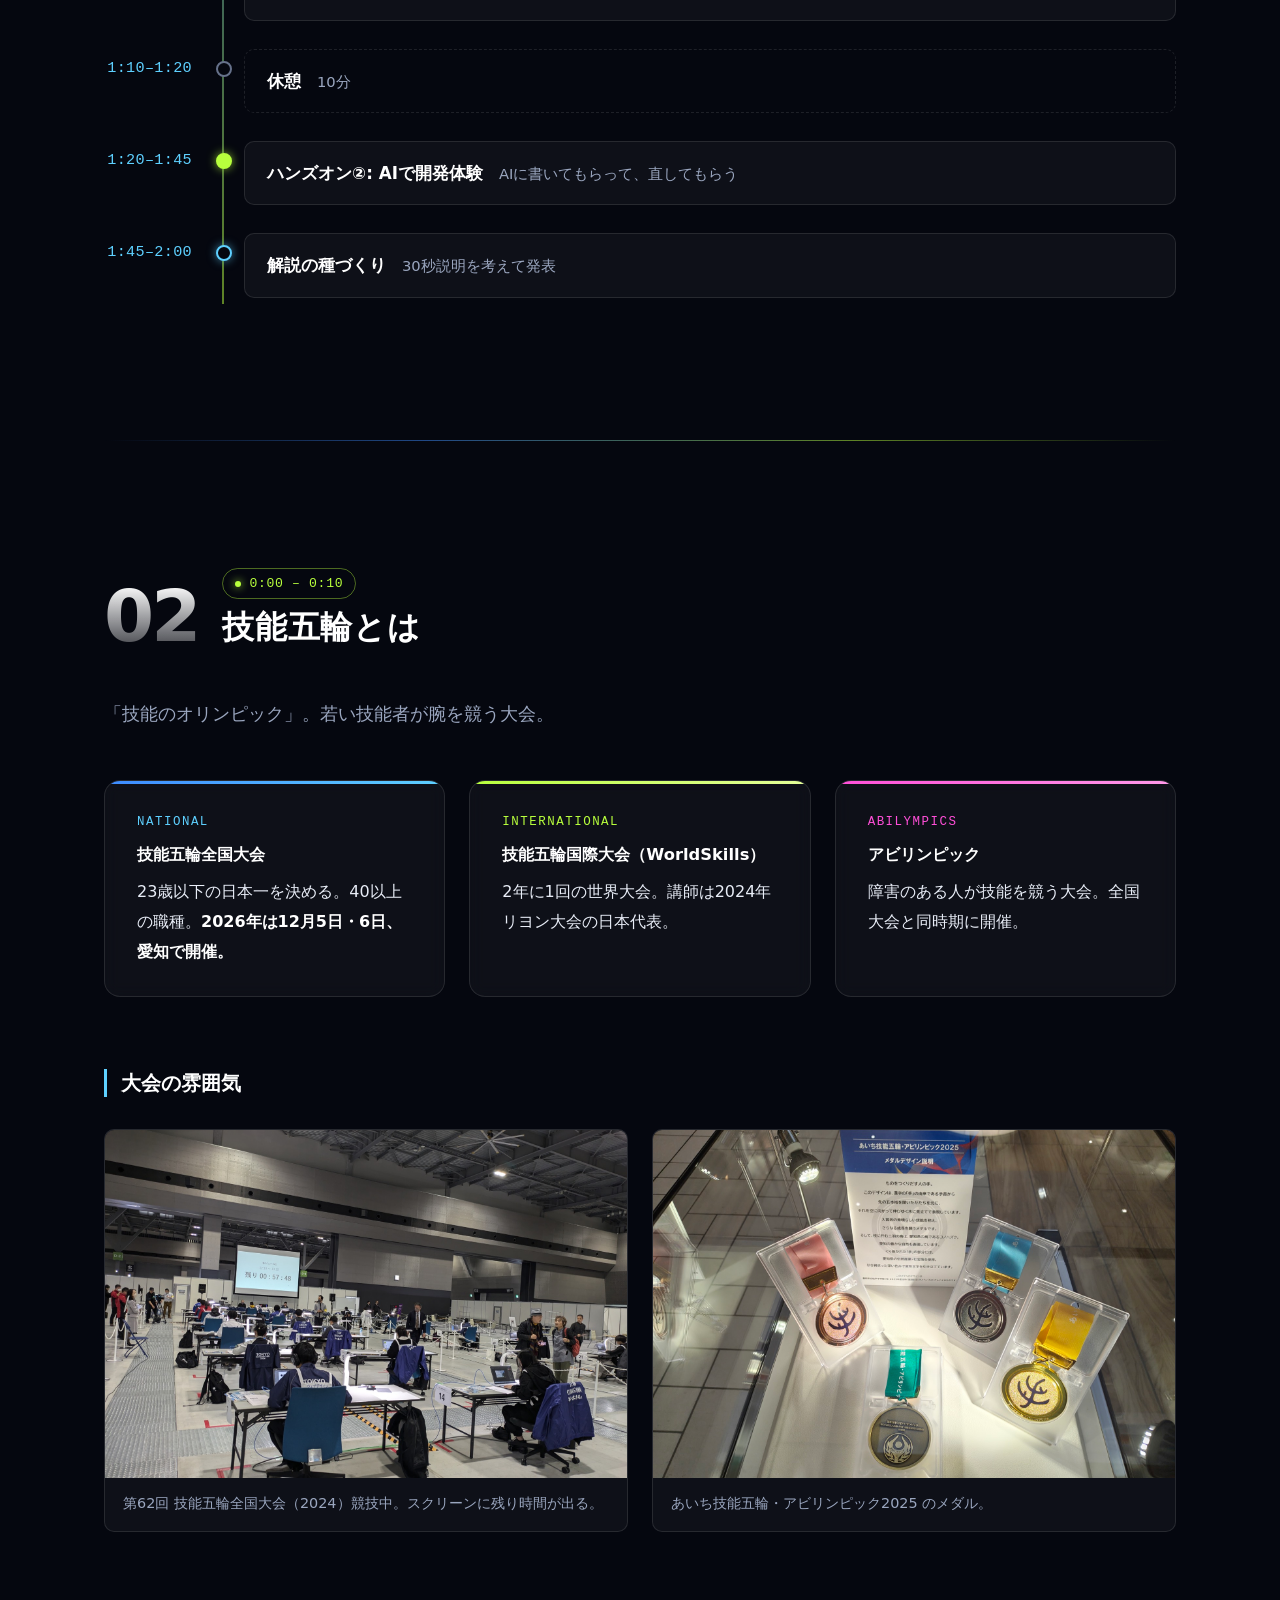
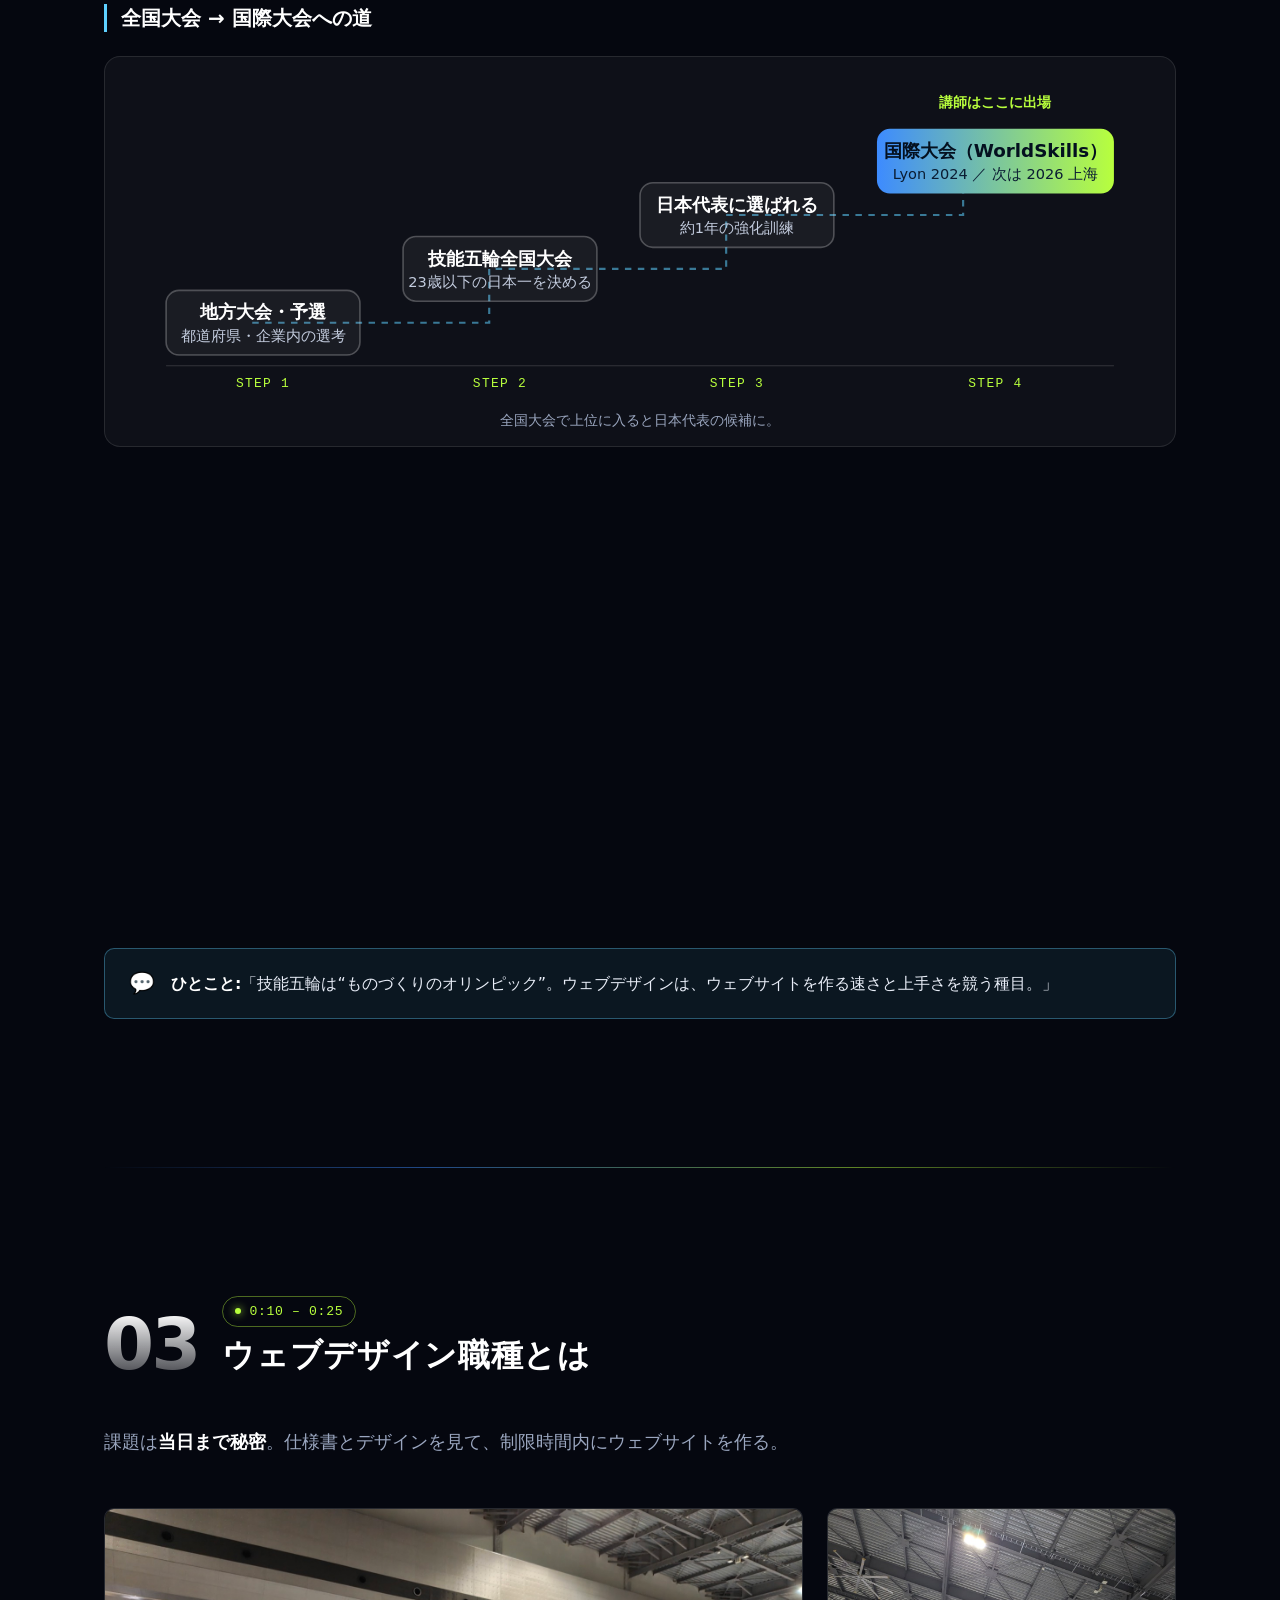
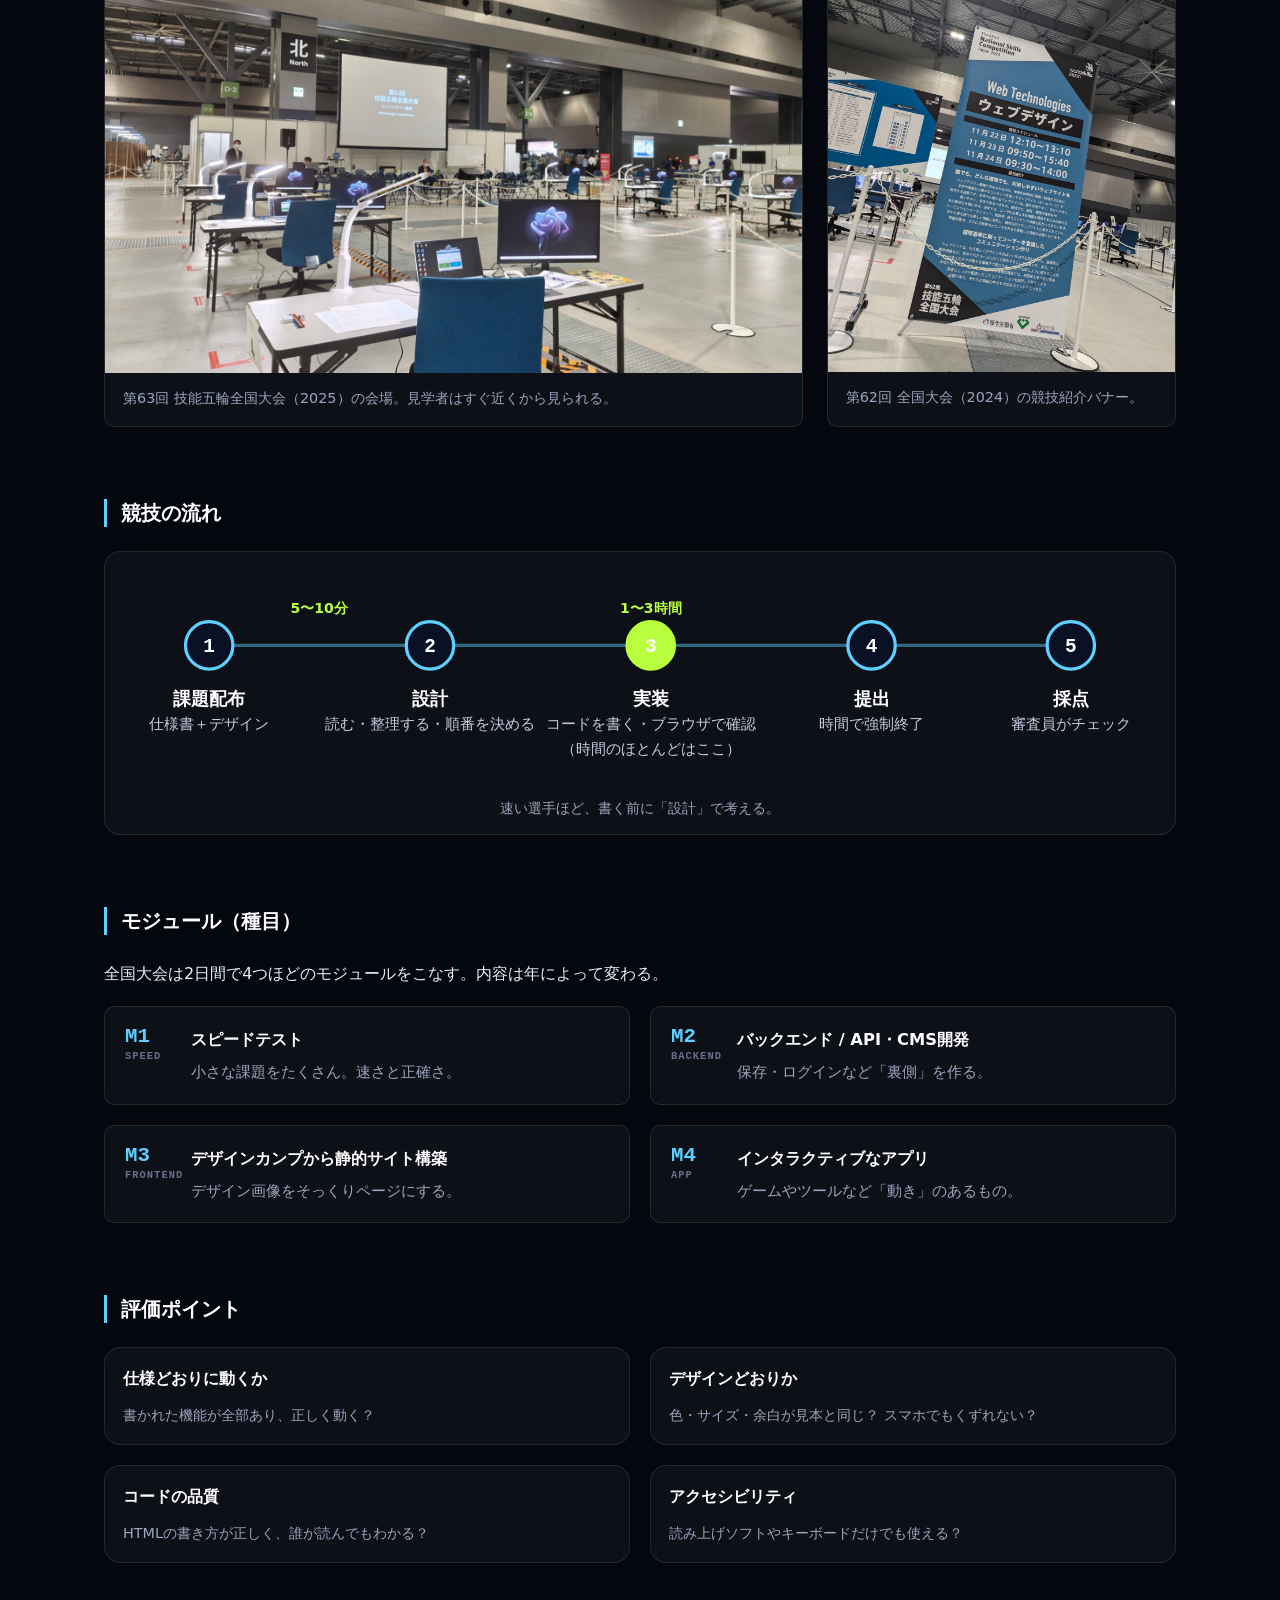
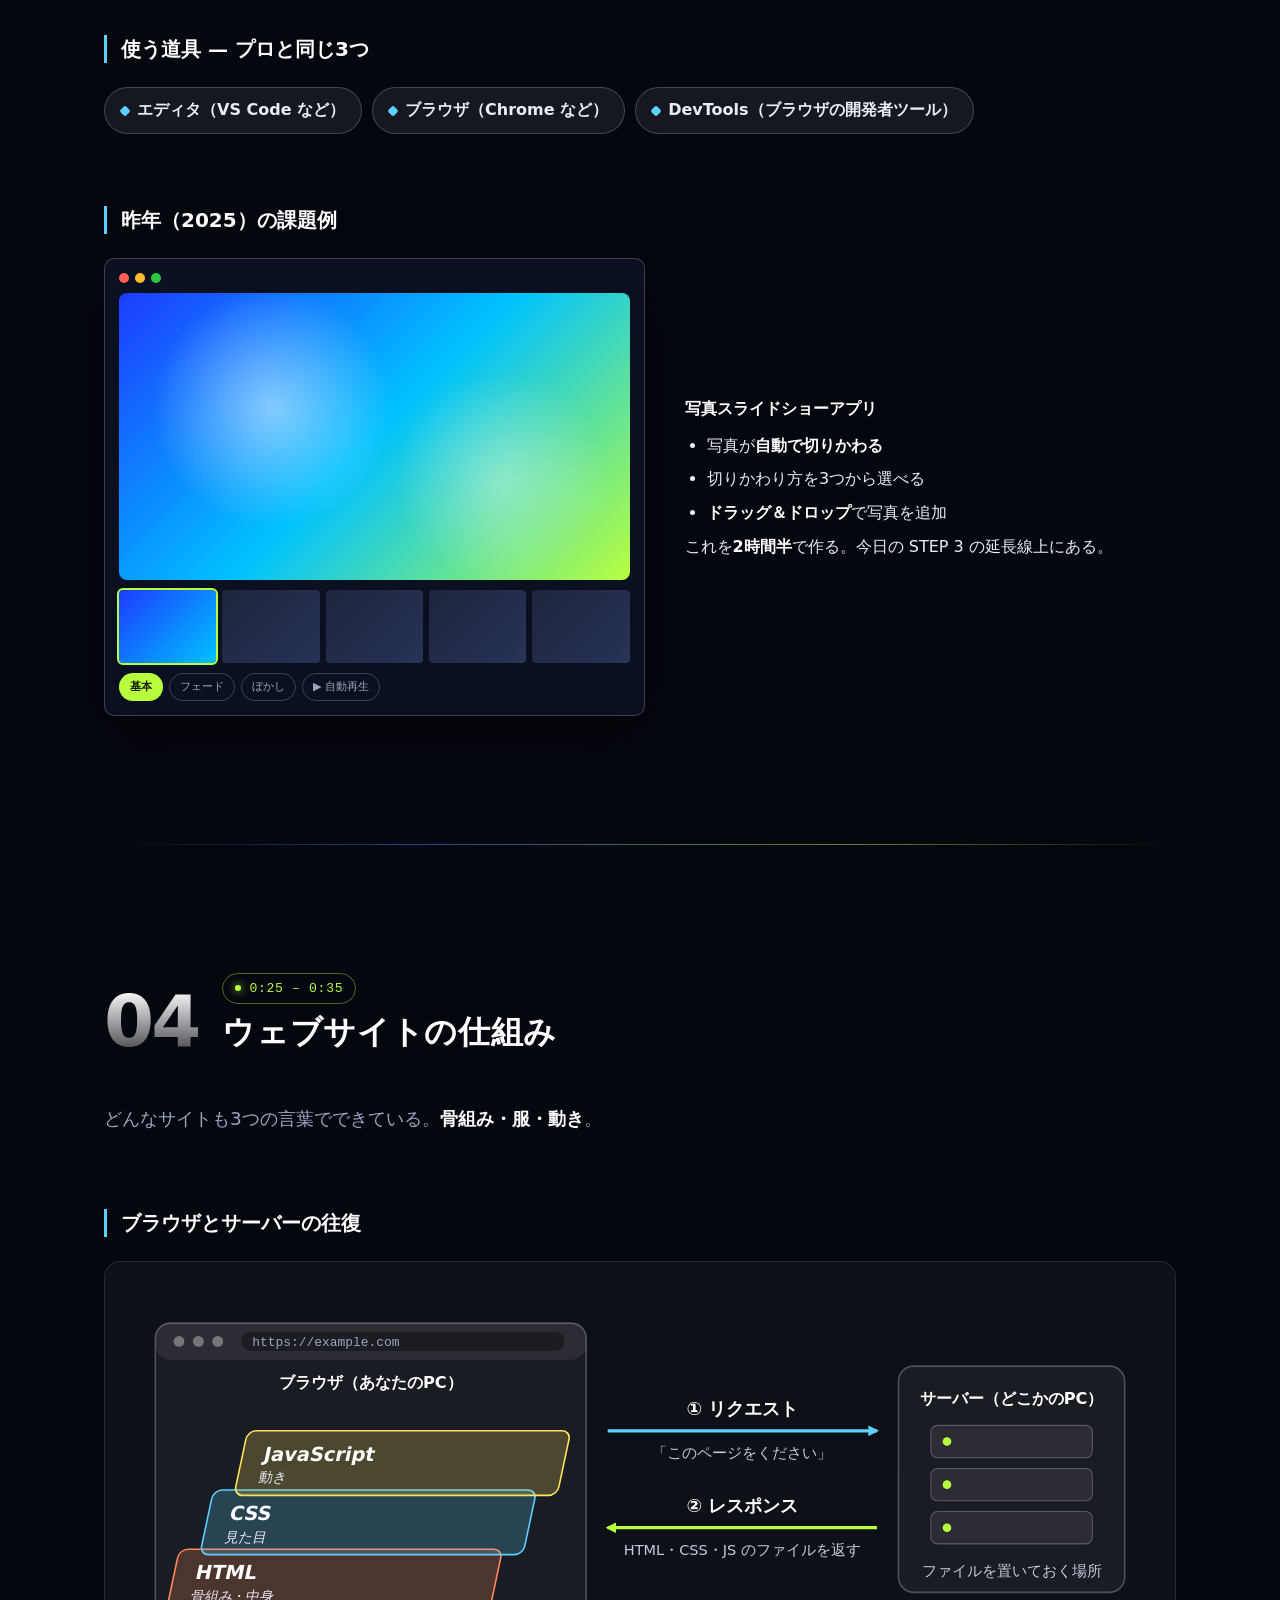
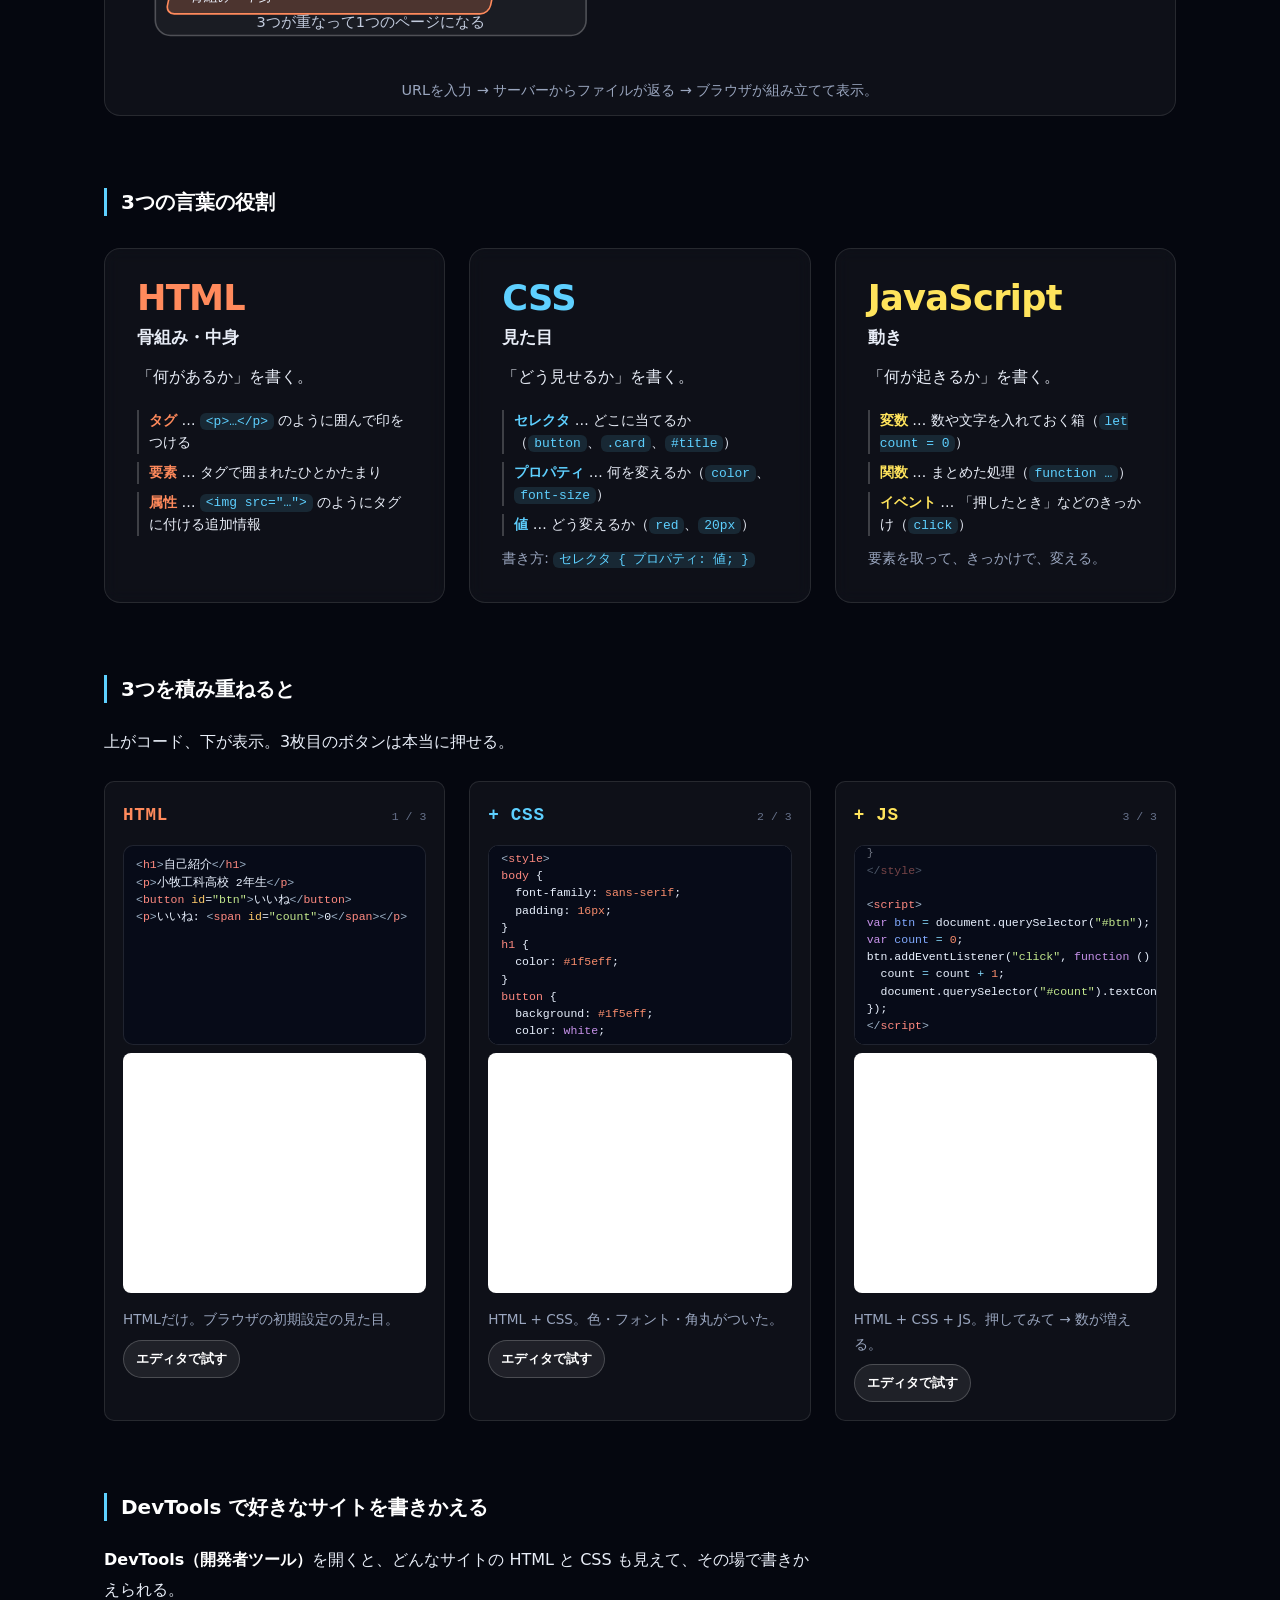
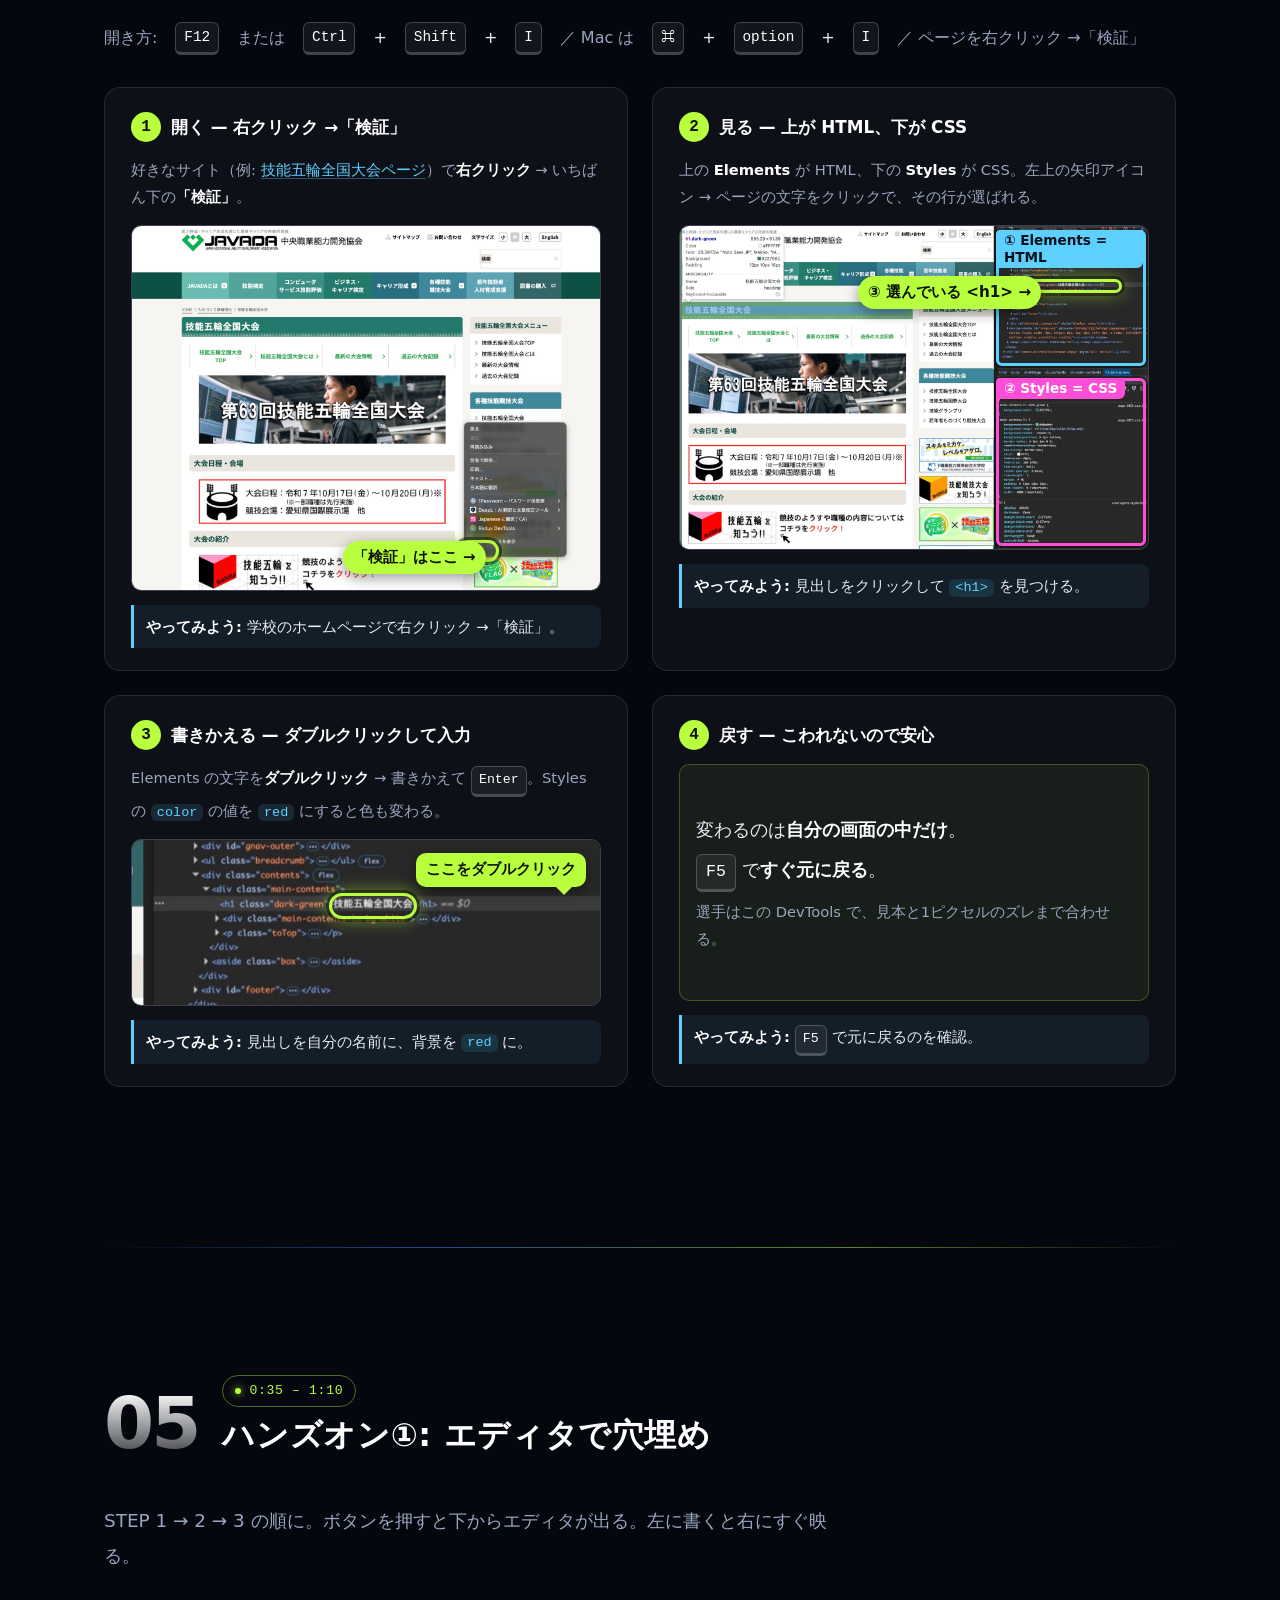
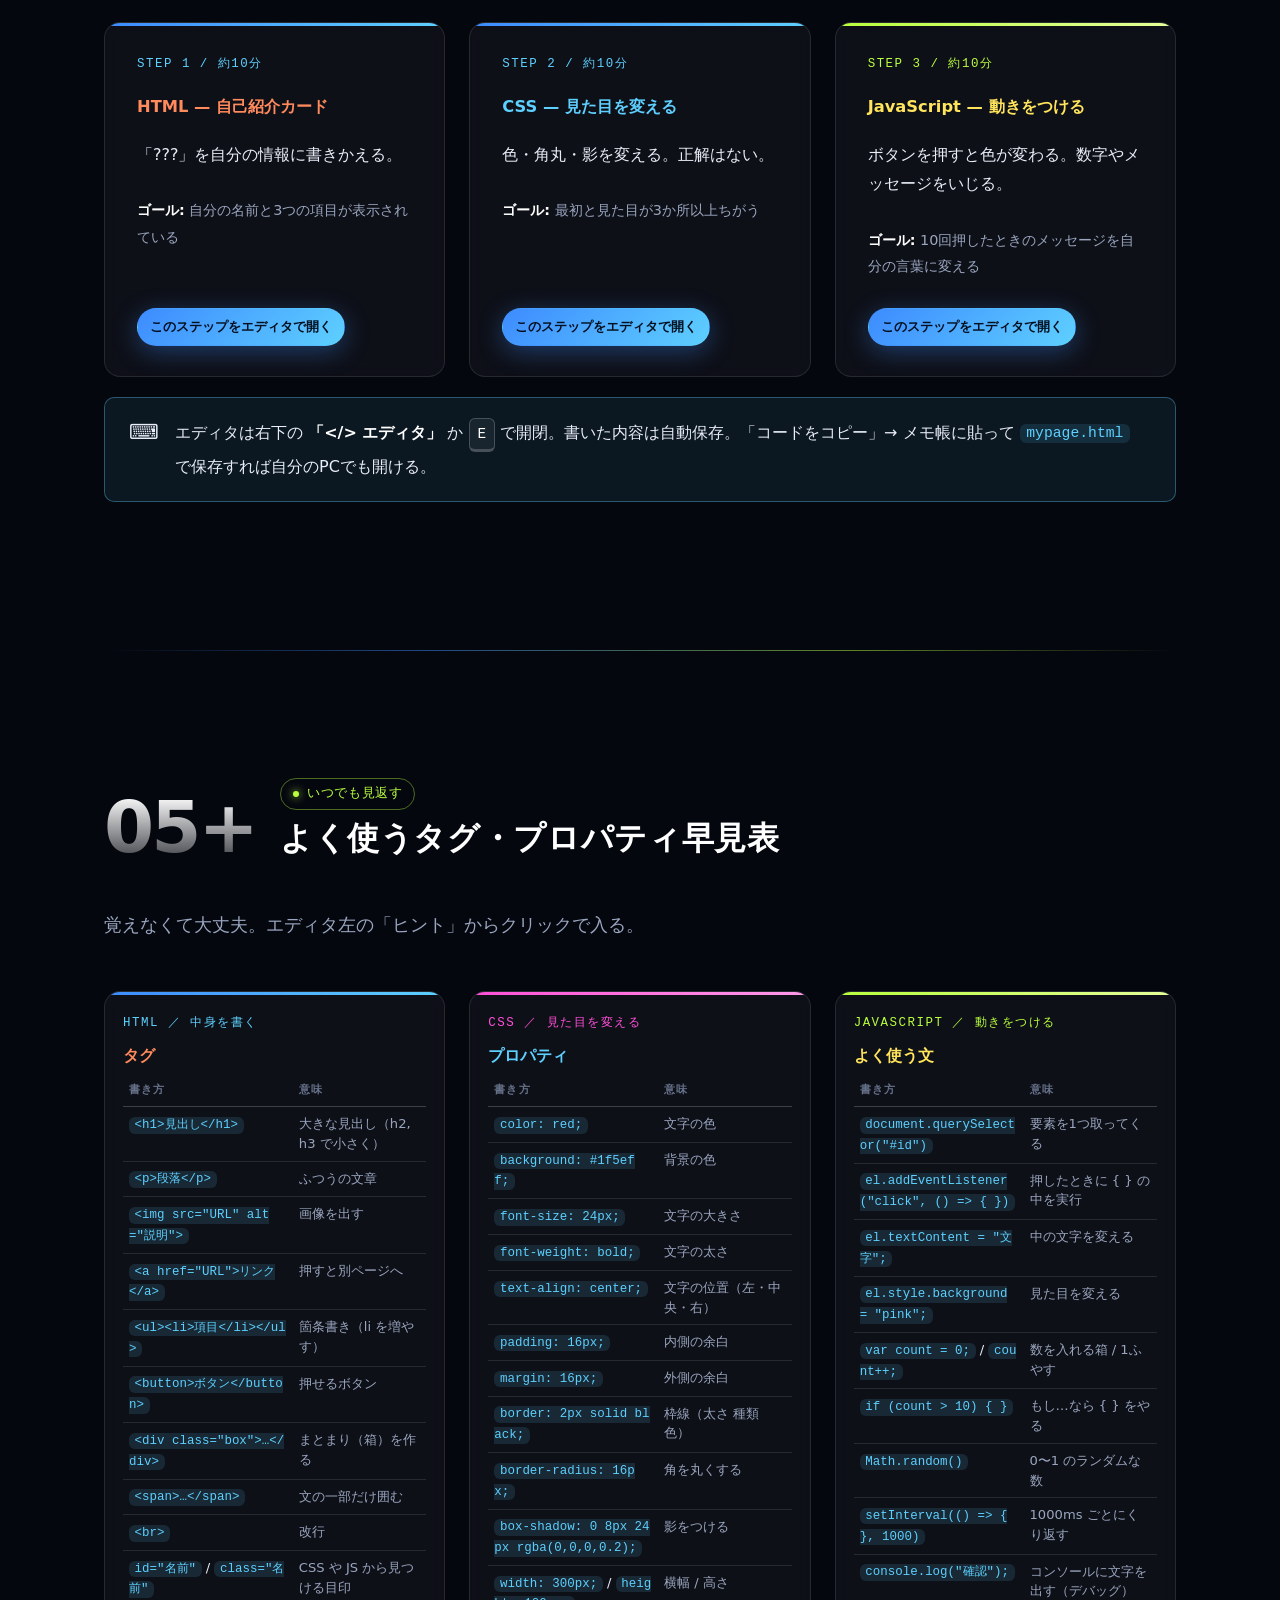
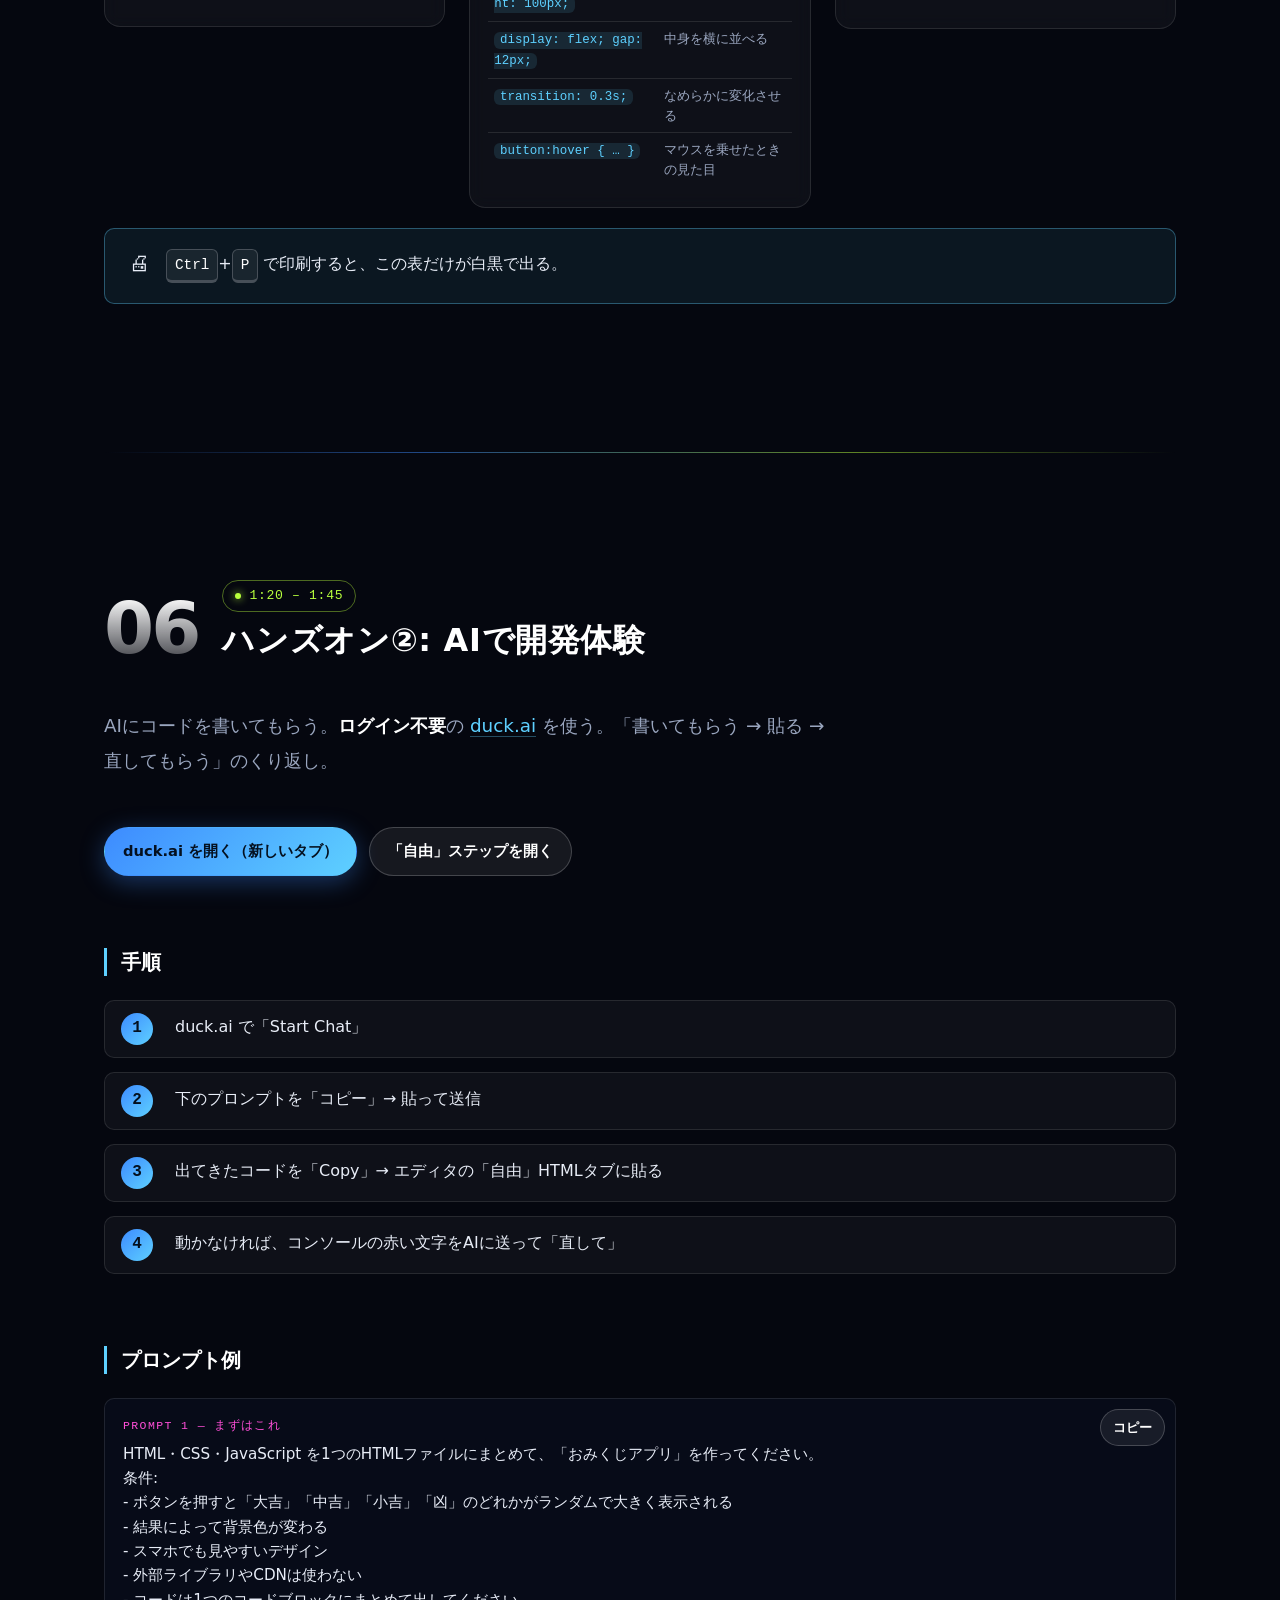
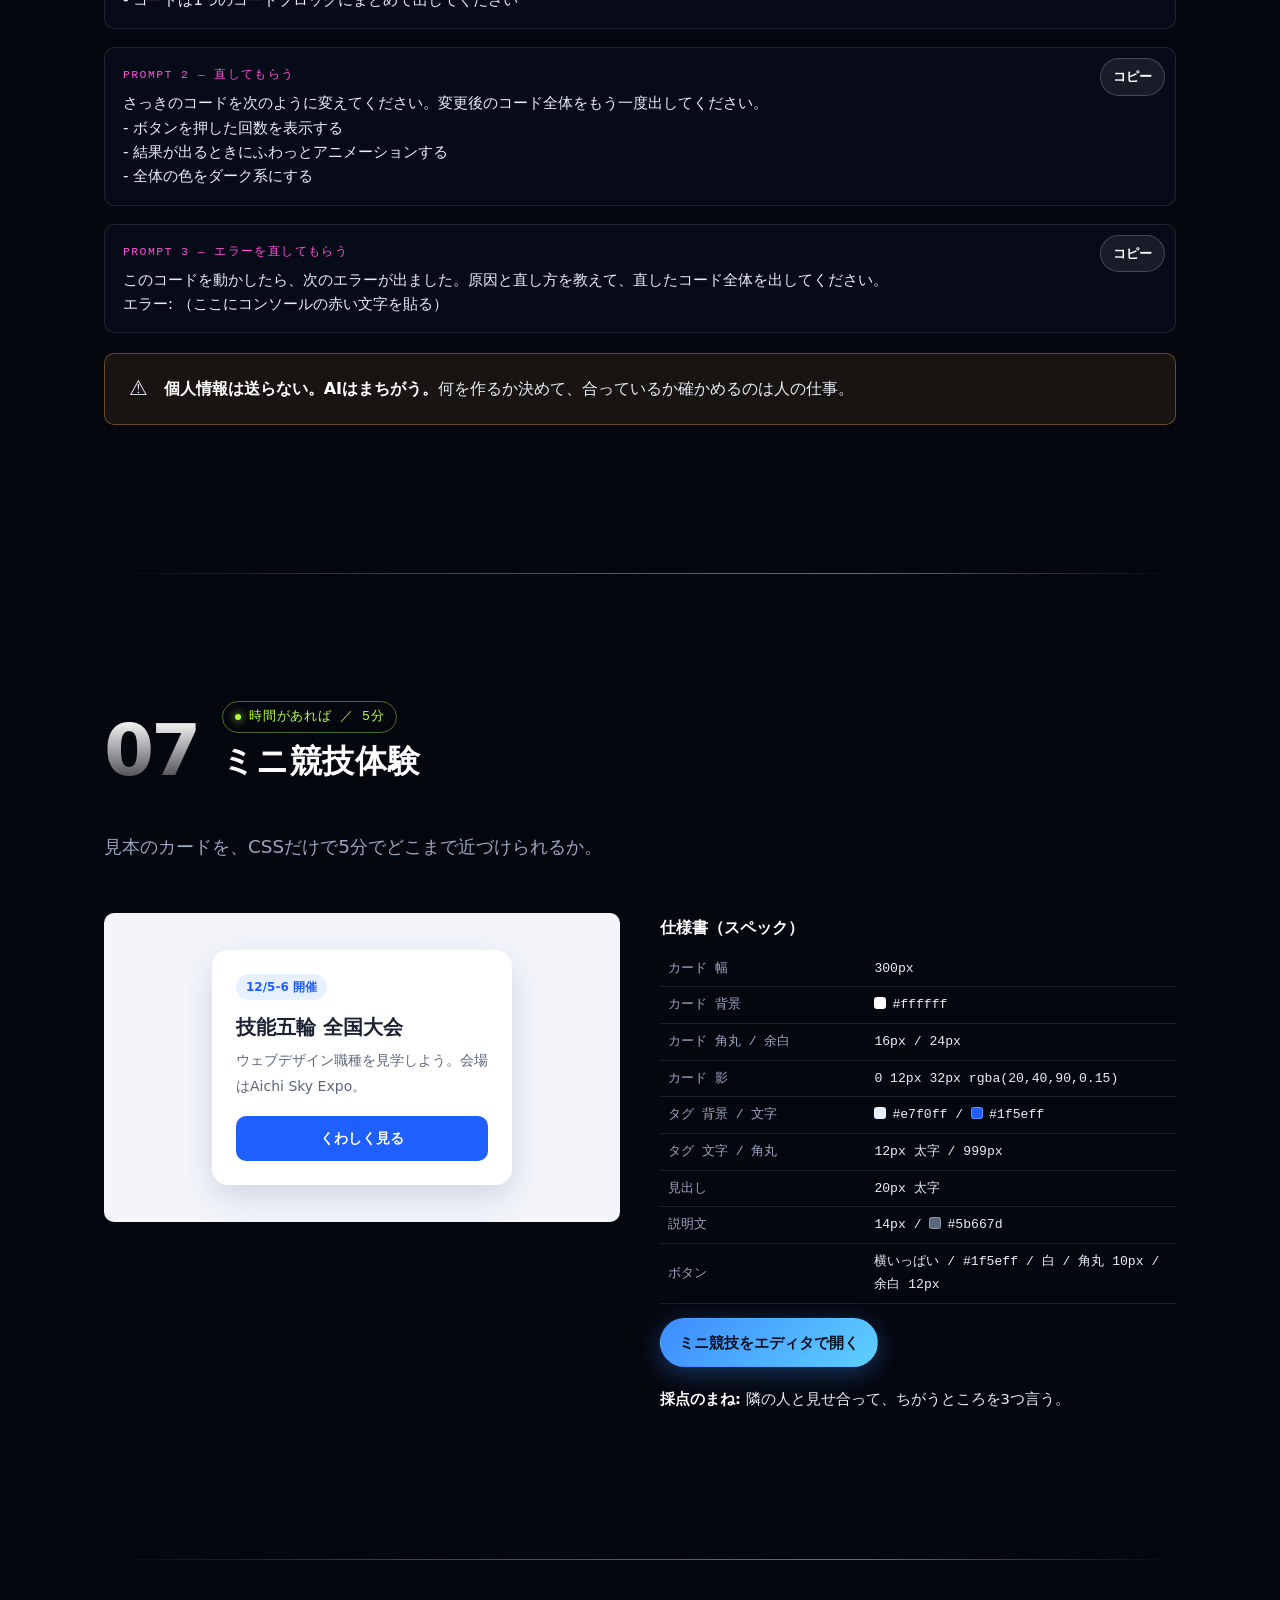
<file: 20260824-komaki-guide/index.html>
<!DOCTYPE html>
<html lang="ja">
  <head>
    <meta charset="UTF-8" />
    <meta name="viewport" content="width=device-width, initial-scale=1.0" />
    <title>技能五輪 ウェブデザイン職種を知ろう｜2026.08.24 小牧工科高校</title>
    <meta
      name="description"
      content="技能五輪・アビリンピック2026 競技解説ガイド勉強会（愛知県立小牧工科高校）。ウェブデザイン職種を自分の言葉で説明できるようになるための教材ページ。"
    />
    <link rel="stylesheet" href="vendor/codemirror/codemirror.css" />
    <link rel="stylesheet" href="vendor/codemirror/material-darker.css" />
    <link rel="stylesheet" href="style.css" />
  </head>
  <body>
    <header class="site-header">
      <a href="#top" class="brand"><span class="brand-dot"></span>WEB DESIGN GUIDE <small>2026.08.24 小牧工科高校</small></a>
      <nav class="site-nav" aria-label="ページ内">
        <a href="#timetable">流れ</a>
        <a href="#gorin">技能五輪</a>
        <a href="#skill">職種</a>
        <a href="#howweb">仕組み</a>
        <a href="#handson1">ハンズオン①</a>
        <a href="#cheatsheet">早見表</a>
        <a href="#handson2">ハンズオン②</a>
        <a href="#mini">ミニ競技</a>
        <a href="#story">解説の種</a>
      </nav>
      <button type="button" class="btn btn-sm" id="screenModeBtn" aria-pressed="false">スクリーンモード</button>
    </header>

    <button type="button" class="slide-nav prev" id="slidePrev" aria-label="前へ">←</button>
    <button type="button" class="slide-nav next" id="slideNext" aria-label="次へ">→</button>
    <div class="slide-counter" id="slideCounter" aria-hidden="true"></div>

    <main id="top">
      <!-- ========== 0. ヒーロー ========== -->
      <section class="slide hero" id="hero">
        <p class="hero-kicker">技能五輪・アビリンピック2026 競技解説ガイド 勉強会</p>
        <h1>技能五輪<br /><span class="grad">ウェブデザイン職種</span>を知ろう</h1>
        <p class="hero-sub">
          12月の全国大会で「ウェブデザインって何の競技？」を<strong>自分の言葉で</strong>説明できるようになる2時間。
        </p>
        <div class="hero-meta">
          <span class="meta-chip"><span class="k">DATE</span>2026年8月24日（月）13:00〜15:00</span>
          <span class="meta-chip"><span class="k">PLACE</span>愛知県立小牧工科高等学校</span>
        </div>
        <div class="hero-actions">
          <a href="#timetable" class="btn btn-primary">今日の流れを見る</a>
          <a href="#handson1" class="btn">エディタを開く</a>
        </div>
        <div class="hero-bottom">
          <div class="instructor card">
            <div class="instructor-avatar">TS</div>
            <div>
              <div class="instructor-name">戸田 駿太<small>クラスメソッド株式会社</small></div>
              <p class="instructor-bio">
                WorldSkills Lyon 2024（国際大会）日本代表。全国大会 ウェブデザイン職種 金賞（2022・2023）。ウェブアプリを作るエンジニア。
              </p>
            </div>
          </div>
        </div>
      </section>

      <!-- ========== 1. 今日の流れ ========== -->
      <section class="slide" id="timetable">
        <div class="section-head">
          <div class="section-num">01</div>
          <div class="section-title">
            <span class="time-label">13:00 – 15:00</span>
            <h2>今日の流れ</h2>
          </div>
        </div>
        <p class="section-lead">前半は「知る」、後半は「やってみる」。</p>
        <ol class="timeline reveal">
          <li>
            <span class="t">0:00–0:10</span><span class="dot"></span>
            <div class="body"><strong>技能五輪とは</strong><span>大会のしくみと12月の全国大会</span></div>
          </li>
          <li>
            <span class="t">0:10–0:25</span><span class="dot"></span>
            <div class="body">
              <strong>ウェブデザイン職種とは</strong><span>競技の流れと評価ポイント</span>
            </div>
          </li>
          <li>
            <span class="t">0:25–0:35</span><span class="dot"></span>
            <div class="body">
              <strong>ウェブサイトの仕組み</strong><span>HTML / CSS / JS と DevTools</span>
            </div>
          </li>
          <li class="hands">
            <span class="t">0:35–1:10</span><span class="dot"></span>
            <div class="body">
              <strong>ハンズオン①: エディタで穴埋め</strong><span>自己紹介カードを作って動かす</span>
            </div>
          </li>
          <li class="break">
            <span class="t">1:10–1:20</span><span class="dot"></span>
            <div class="body"><strong>休憩</strong><span>10分</span></div>
          </li>
          <li class="hands">
            <span class="t">1:20–1:45</span><span class="dot"></span>
            <div class="body">
              <strong>ハンズオン②: AIで開発体験</strong><span>AIに書いてもらって、直してもらう</span>
            </div>
          </li>
          <li>
            <span class="t">1:45–2:00</span><span class="dot"></span>
            <div class="body">
              <strong>解説の種づくり</strong><span>30秒説明を考えて発表</span>
            </div>
          </li>
        </ol>
      </section>

      <!-- ========== 2. 技能五輪とは ========== -->
      <section class="slide" id="gorin">
        <div class="section-head">
          <div class="section-num">02</div>
          <div class="section-title">
            <span class="time-label">0:00 – 0:10</span>
            <h2>技能五輪とは</h2>
          </div>
        </div>
        <p class="section-lead">
          「技能のオリンピック」。若い技能者が腕を競う大会。
        </p>
        <div class="grid grid-3 reveal">
          <div class="card card-accent">
            <p class="eyebrow">NATIONAL</p>
            <h4>技能五輪全国大会</h4>
            <p>23歳以下の日本一を決める。40以上の職種。<strong>2026年は12月5日・6日、愛知で開催。</strong></p>
          </div>
          <div class="card card-accent lime">
            <p class="eyebrow">INTERNATIONAL</p>
            <h4>技能五輪国際大会（WorldSkills）</h4>
            <p>2年に1回の世界大会。講師は2024年リヨン大会の日本代表。</p>
          </div>
          <div class="card card-accent magenta">
            <p class="eyebrow">ABILYMPICS</p>
            <h4>アビリンピック</h4>
            <p>障害のある人が技能を競う大会。全国大会と同時期に開催。</p>
          </div>
        </div>
        <h3>大会の雰囲気</h3>
        <div class="photo-grid reveal">
          <figure class="photo">
            <img src="images/national2024-competing.jpg" alt="第62回技能五輪全国大会 ウェブデザイン職種の競技中。選手がPCに向かい、スクリーンに「残り 00:57:48」と表示されている" loading="lazy" />
            <figcaption>第62回 技能五輪全国大会（2024）競技中。スクリーンに残り時間が出る。</figcaption>
          </figure>
          <figure class="photo">
            <img src="images/aichi2025-medals.jpg" alt="あいち技能五輪・アビリンピック2025 の金・銀・銅メダルの展示" loading="lazy" />
            <figcaption>あいち技能五輪・アビリンピック2025 のメダル。</figcaption>
          </figure>
        </div>

        <h3>全国大会 → 国際大会への道</h3>
        <figure class="diagram reveal">
          <svg viewBox="0 0 960 300" role="img" aria-label="地方大会・予選から全国大会、日本代表、国際大会へと上っていく4段のステップ図">
            <title>国際大会までの道のり</title>
            <defs>
              <linearGradient id="gStep" x1="0" y1="0" x2="1" y2="0">
                <stop offset="0" stop-color="#3d8bff" />
                <stop offset="1" stop-color="#b8ff3d" />
              </linearGradient>
            </defs>
            <line x1="40" y1="270" x2="920" y2="270" class="d-line" />
            <polyline points="120,230 340,230 340,180 560,180 560,130 780,130 780,80 900,80" class="d-path" />
            <g class="d-step">
              <rect x="40" y="200" width="180" height="60" rx="12" class="d-box" />
              <text x="130" y="226" text-anchor="middle" class="d-label">地方大会・予選</text>
              <text x="130" y="247" text-anchor="middle" class="d-sub">都道府県・企業内の選考</text>
              <text x="130" y="290" text-anchor="middle" class="d-num">STEP 1</text>
            </g>
            <g class="d-step">
              <rect x="260" y="150" width="180" height="60" rx="12" class="d-box" />
              <text x="350" y="176" text-anchor="middle" class="d-label">技能五輪全国大会</text>
              <text x="350" y="197" text-anchor="middle" class="d-sub">23歳以下の日本一を決める</text>
              <text x="350" y="290" text-anchor="middle" class="d-num">STEP 2</text>
            </g>
            <g class="d-step">
              <rect x="480" y="100" width="180" height="60" rx="12" class="d-box" />
              <text x="570" y="126" text-anchor="middle" class="d-label">日本代表に選ばれる</text>
              <text x="570" y="147" text-anchor="middle" class="d-sub">約1年の強化訓練</text>
              <text x="570" y="290" text-anchor="middle" class="d-num">STEP 3</text>
            </g>
            <g class="d-step">
              <rect x="700" y="50" width="220" height="60" rx="12" class="d-box d-box-accent" />
              <text x="810" y="76" text-anchor="middle" class="d-label d-label-dark">国際大会（WorldSkills）</text>
              <text x="810" y="97" text-anchor="middle" class="d-sub d-sub-dark">Lyon 2024 ／ 次は 2026 上海</text>
              <text x="810" y="290" text-anchor="middle" class="d-num">STEP 4</text>
            </g>
            <text x="810" y="30" text-anchor="middle" class="d-note">講師はここに出場</text>
          </svg>
          <figcaption>全国大会で上位に入ると日本代表の候補に。</figcaption>
        </figure>

        <div class="photo-grid with-portrait three reveal">
          <figure class="photo square">
            <img src="images/lyon2024-competing-area.jpg" alt="WorldSkills Lyon 2024 Web Technologies の競技エリア。日の丸を掛けた日本のブースで選手が競技中、隣はカナダのブース" loading="lazy" />
            <figcaption>WorldSkills Lyon 2024 の競技エリア。国旗のブースで各国の選手が同じ課題に挑む。</figcaption>
          </figure>
          <figure class="photo square">
            <img src="images/lyon2024-competing-me.jpg" alt="競技中の講師の後ろ姿。2画面のモニターでコードを書いている" loading="lazy" />
            <figcaption>競技中の講師。2画面でコードを書く。</figcaption>
          </figure>
          <figure class="photo portrait">
            <video src="images/lyon2024.mp4" poster="images/lyon2024-poster.jpg" autoplay muted loop playsinline preload="metadata" aria-label="WorldSkills Lyon 2024 閉会式の会場の動画"></video>
            <figcaption>WorldSkills Lyon 2024 の会場（動画）。</figcaption>
          </figure>
        </div>
        <div class="callout info">
          <span class="callout-icon">💬</span>
          <div>
            <p><strong>ひとこと:</strong>「技能五輪は“ものづくりのオリンピック”。ウェブデザインは、ウェブサイトを作る速さと上手さを競う種目。」</p>
          </div>
        </div>
      </section>

      <!-- ========== 3. ウェブデザイン職種とは ========== -->
      <section class="slide" id="skill">
        <div class="section-head">
          <div class="section-num">03</div>
          <div class="section-title">
            <span class="time-label">0:10 – 0:25</span>
            <h2>ウェブデザイン職種とは</h2>
          </div>
        </div>
        <p class="section-lead">
          課題は<strong>当日まで秘密</strong>。仕様書とデザインを見て、制限時間内にウェブサイトを作る。
        </p>

        <div class="photo-grid two with-portrait reveal">
          <figure class="photo">
            <img src="images/national2025-venue.jpg" alt="第63回技能五輪全国大会 ウェブデザイン職種の競技会場。開始前で、机にPCとモニターが並び、スクリーンには大会名が映っている" loading="lazy" />
            <figcaption>第63回 技能五輪全国大会（2025）の会場。見学者はすぐ近くから見られる。</figcaption>
          </figure>
          <figure class="photo portrait">
            <img src="images/national2024-banner.jpg" alt="第62回技能五輪全国大会 ウェブデザイン職種の競技紹介バナー。競技スケジュールと職種の説明が書かれている" loading="lazy" />
            <figcaption>第62回 全国大会（2024）の競技紹介バナー。</figcaption>
          </figure>
        </div>

        <h3>競技の流れ</h3>
        <figure class="diagram reveal">
          <svg viewBox="0 0 960 200" role="img" aria-label="課題配布、設計、実装、提出、採点の5つを矢印でつないだタイムライン">
            <title>競技の流れ</title>
            <line x1="60" y1="70" x2="900" y2="70" class="d-line-strong" />
            <g class="d-node"><circle cx="80" cy="70" r="22" class="d-dot" /><text x="80" y="76" text-anchor="middle" class="d-dot-text">1</text><text x="80" y="125" text-anchor="middle" class="d-label">課題配布</text><text x="80" y="148" text-anchor="middle" class="d-sub">仕様書＋デザイン</text></g>
            <g class="d-node"><circle cx="285" cy="70" r="22" class="d-dot" /><text x="285" y="76" text-anchor="middle" class="d-dot-text">2</text><text x="285" y="125" text-anchor="middle" class="d-label">設計</text><text x="285" y="148" text-anchor="middle" class="d-sub">読む・整理する・順番を決める</text></g>
            <g class="d-node"><circle cx="490" cy="70" r="22" class="d-dot d-dot-accent" /><text x="490" y="76" text-anchor="middle" class="d-dot-text d-label-dark">3</text><text x="490" y="125" text-anchor="middle" class="d-label">実装</text><text x="490" y="148" text-anchor="middle" class="d-sub">コードを書く・ブラウザで確認</text><text x="490" y="171" text-anchor="middle" class="d-sub">（時間のほとんどはここ）</text></g>
            <g class="d-node"><circle cx="695" cy="70" r="22" class="d-dot" /><text x="695" y="76" text-anchor="middle" class="d-dot-text">4</text><text x="695" y="125" text-anchor="middle" class="d-label">提出</text><text x="695" y="148" text-anchor="middle" class="d-sub">時間で強制終了</text></g>
            <g class="d-node"><circle cx="880" cy="70" r="22" class="d-dot" /><text x="880" y="76" text-anchor="middle" class="d-dot-text">5</text><text x="880" y="125" text-anchor="middle" class="d-label">採点</text><text x="880" y="148" text-anchor="middle" class="d-sub">審査員がチェック</text></g>
            <text x="182" y="40" text-anchor="middle" class="d-note">5〜10分</text>
            <text x="490" y="40" text-anchor="middle" class="d-note">1〜3時間</text>
          </svg>
          <figcaption>速い選手ほど、書く前に「設計」で考える。</figcaption>
        </figure>

        <h3>モジュール（種目）</h3>
        <p>全国大会は2日間で4つほどのモジュールをこなす。内容は年によって変わる。</p>
        <div class="module-list reveal">
          <div class="module">
            <div class="mnum">M1<small>SPEED</small></div>
            <div>
              <h4>スピードテスト</h4>
              <p>小さな課題をたくさん。速さと正確さ。</p>
            </div>
          </div>
          <div class="module">
            <div class="mnum">M2<small>BACKEND</small></div>
            <div>
              <h4>バックエンド / API・CMS開発</h4>
              <p>保存・ログインなど「裏側」を作る。</p>
            </div>
          </div>
          <div class="module">
            <div class="mnum">M3<small>FRONTEND</small></div>
            <div>
              <h4>デザインカンプから静的サイト構築</h4>
              <p>デザイン画像をそっくりページにする。</p>
            </div>
          </div>
          <div class="module">
            <div class="mnum">M4<small>APP</small></div>
            <div>
              <h4>インタラクティブなアプリ</h4>
              <p>ゲームやツールなど「動き」のあるもの。</p>
            </div>
          </div>
        </div>


        <h3>評価ポイント</h3>
        <div class="score-list reveal">
          <div class="card"><h4>仕様どおりに動くか</h4><p>書かれた機能が全部あり、正しく動く？</p></div>
          <div class="card"><h4>デザインどおりか</h4><p>色・サイズ・余白が見本と同じ？ スマホでもくずれない？</p></div>
          <div class="card"><h4>コードの品質</h4><p>HTMLの書き方が正しく、誰が読んでもわかる？</p></div>
          <div class="card"><h4>アクセシビリティ</h4><p>読み上げソフトやキーボードだけでも使える？</p></div>
        </div>

        <h3>使う道具 — プロと同じ3つ</h3>
        <div class="tools-row reveal">
          <span class="tool">エディタ（VS Code など）</span>
          <span class="tool">ブラウザ（Chrome など）</span>
          <span class="tool">DevTools（ブラウザの開発者ツール）</span>
        </div>

        <h3>昨年（2025）の課題例</h3>
        <div class="m3-demo reveal">
          <div class="m3-mock" aria-hidden="true">
            <div class="bar"><i></i><i></i><i></i></div>
            <div class="m3-stage"></div>
            <div class="m3-thumbs"><i></i><i></i><i></i><i></i><i></i></div>
            <div class="m3-ctrl"><span class="on">基本</span><span>フェード</span><span>ぼかし</span><span>▶ 自動再生</span></div>
          </div>
          <div>
            <h4>写真スライドショーアプリ</h4>
            <ul>
              <li>写真が<strong>自動で切りかわる</strong></li>
              <li>切りかわり方を3つから選べる</li>
              <li><strong>ドラッグ＆ドロップ</strong>で写真を追加</li>
            </ul>
            <p>これを<strong>2時間半</strong>で作る。今日の STEP 3 の延長線上にある。</p>
          </div>
        </div>
      </section>

      <!-- ========== 4. ウェブサイトの仕組み ========== -->
      <section class="slide" id="howweb">
        <div class="section-head">
          <div class="section-num">04</div>
          <div class="section-title">
            <span class="time-label">0:25 – 0:35</span>
            <h2>ウェブサイトの仕組み</h2>
          </div>
        </div>
        <p class="section-lead">どんなサイトも3つの言葉でできている。<strong>骨組み・服・動き</strong>。</p>

        <h3>ブラウザとサーバーの往復</h3>
        <figure class="diagram reveal">
          <svg viewBox="0 0 960 360" role="img" aria-label="左のブラウザが右のサーバーにリクエストを送り、サーバーがHTML・CSS・JSをレスポンスとして返す。ブラウザの中では HTML・CSS・JS の3層が重なって1つのページになる">
            <title>ウェブサイトの仕組み</title>
            <defs>
              <marker id="arrowB" markerWidth="10" markerHeight="10" refX="8" refY="5" orient="auto" markerUnits="userSpaceOnUse"><path d="M0,0 L10,5 L0,10 z" class="d-arrow-b" /></marker>
              <marker id="arrowL" markerWidth="10" markerHeight="10" refX="8" refY="5" orient="auto" markerUnits="userSpaceOnUse"><path d="M0,0 L10,5 L0,10 z" class="d-arrow-l" /></marker>
            </defs>
            <!-- browser -->
            <rect x="30" y="40" width="400" height="290" rx="14" class="d-box" />
            <rect x="30" y="40" width="400" height="34" rx="14" class="d-box-bar" />
            <circle cx="52" cy="57" r="5" class="d-win" /><circle cx="70" cy="57" r="5" class="d-win" /><circle cx="88" cy="57" r="5" class="d-win" />
            <rect x="110" y="48" width="300" height="18" rx="9" class="d-url" />
            <text x="120" y="61" class="d-url-text">https://example.com</text>
            <text x="230" y="100" text-anchor="middle" class="d-head-sm">ブラウザ（あなたのPC）</text>
            <!-- layers -->
            <g transform="translate(80 120) skewX(-12)">
              <rect x="0" y="130" width="300" height="60" rx="8" class="d-layer d-layer-html" />
              <text x="20" y="158" class="d-layer-name">HTML</text><text x="20" y="178" class="d-layer-desc">骨組み・中身</text>
              <rect x="20" y="75" width="300" height="60" rx="8" class="d-layer d-layer-css" />
              <text x="40" y="103" class="d-layer-name">CSS</text><text x="40" y="123" class="d-layer-desc">見た目</text>
              <rect x="40" y="20" width="300" height="60" rx="8" class="d-layer d-layer-js" />
              <text x="60" y="48" class="d-layer-name">JavaScript</text><text x="60" y="68" class="d-layer-desc">動き</text>
            </g>
            <text x="230" y="322" text-anchor="middle" class="d-sub">3つが重なって1つのページになる</text>
            <!-- arrows -->
            <line x1="450" y1="140" x2="700" y2="140" class="d-req" marker-end="url(#arrowB)" />
            <text x="575" y="125" text-anchor="middle" class="d-label">① リクエスト</text>
            <text x="575" y="165" text-anchor="middle" class="d-sub">「このページをください」</text>
            <line x1="700" y1="230" x2="450" y2="230" class="d-res" marker-end="url(#arrowL)" />
            <text x="575" y="215" text-anchor="middle" class="d-label">② レスポンス</text>
            <text x="575" y="255" text-anchor="middle" class="d-sub">HTML・CSS・JS のファイルを返す</text>
            <!-- server -->
            <g>
              <rect x="720" y="80" width="210" height="210" rx="14" class="d-box" />
              <text x="825" y="115" text-anchor="middle" class="d-head-sm">サーバー（どこかのPC）</text>
              <rect x="750" y="135" width="150" height="30" rx="6" class="d-srv" /><circle cx="765" cy="150" r="4" class="d-led" />
              <rect x="750" y="175" width="150" height="30" rx="6" class="d-srv" /><circle cx="765" cy="190" r="4" class="d-led" />
              <rect x="750" y="215" width="150" height="30" rx="6" class="d-srv" /><circle cx="765" cy="230" r="4" class="d-led" />
              <text x="825" y="275" text-anchor="middle" class="d-sub">ファイルを置いておく場所</text>
            </g>
          </svg>
          <figcaption>URLを入力 → サーバーからファイルが返る → ブラウザが組み立てて表示。</figcaption>
        </figure>

        <h3>3つの言葉の役割</h3>

        <div class="tri reveal">
          <div class="card">
            <div class="big c-html">HTML</div>
            <div class="role">骨組み・中身</div>
            <p>「何があるか」を書く。</p>
            <ul class="terms">
              <li><strong class="c-html">タグ</strong> … <code>&lt;p&gt;…&lt;/p&gt;</code> のように囲んで印をつける</li>
              <li><strong class="c-html">要素</strong> … タグで囲まれたひとかたまり</li>
              <li><strong class="c-html">属性</strong> … <code>&lt;img src="…"&gt;</code> のようにタグに付ける追加情報</li>
            </ul>
          </div>
          <div class="card">
            <div class="big c-css">CSS</div>
            <div class="role">見た目</div>
            <p>「どう見せるか」を書く。</p>
            <ul class="terms">
              <li><strong class="c-css">セレクタ</strong> … どこに当てるか（<code>button</code>、<code>.card</code>、<code>#title</code>）</li>
              <li><strong class="c-css">プロパティ</strong> … 何を変えるか（<code>color</code>、<code>font-size</code>）</li>
              <li><strong class="c-css">値</strong> … どう変えるか（<code>red</code>、<code>20px</code>）</li>
            </ul>
            <p class="terms-formula">書き方: <code>セレクタ { プロパティ: 値; }</code></p>
          </div>
          <div class="card">
            <div class="big c-js">JavaScript</div>
            <div class="role">動き</div>
            <p>「何が起きるか」を書く。</p>
            <ul class="terms">
              <li><strong class="c-js">変数</strong> … 数や文字を入れておく箱（<code>let count = 0</code>）</li>
              <li><strong class="c-js">関数</strong> … まとめた処理（<code>function …</code>）</li>
              <li><strong class="c-js">イベント</strong> … 「押したとき」などのきっかけ（<code>click</code>）</li>
            </ul>
            <p class="terms-formula">要素を取って、きっかけで、変える。</p>
          </div>
        </div>

        <h3>3つを積み重ねると</h3>
        <p>上がコード、下が表示。3枚目のボタンは本当に押せる。</p>
        <div class="stack-demo reveal" id="stackDemo"></div>

        <h3>DevTools で好きなサイトを書きかえる</h3>
        <p><strong>DevTools（開発者ツール）</strong>を開くと、どんなサイトの HTML と CSS も見えて、その場で書きかえられる。</p>
        <div class="key-row">
          <span>開き方:</span> <kbd>F12</kbd> <span>または</span> <kbd>Ctrl</kbd>+<kbd>Shift</kbd>+<kbd>I</kbd>
          <span>／ Mac は</span> <kbd>⌘</kbd>+<kbd>option</kbd>+<kbd>I</kbd>
          <span>／ ページを右クリック →「検証」</span>
        </div>

        <ol class="devtools-steps reveal">
          <li class="dt-step">
            <div class="dt-head"><span class="dt-num">1</span><h4>開く — 右クリック →「検証」</h4></div>
            <p>好きなサイト（例: <a href="https://www.javada.or.jp/jigyou/gino/zenkoku/" target="_blank" rel="noopener noreferrer">技能五輪全国大会ページ</a>）で<strong>右クリック</strong> → いちばん下の<strong>「検証」</strong>。</p>
            <figure class="shot">
              <img src="images/devtools-step1-open.jpg" alt="JAVADA の技能五輪全国大会ページで右クリックしたところ。メニューのいちばん下に「検証」がある" loading="lazy" />
              <span class="shot-mark" style="left: 69.5%; top: 86.2%; width: 9%; height: 6.2%"></span>
              <span class="shot-label" style="left: 45%; top: 86.5%">「検証」はここ →</span>
            </figure>
            <p class="dt-try"><strong>やってみよう:</strong> 学校のホームページで右クリック →「検証」。</p>
          </li>
          <li class="dt-step">
            <div class="dt-head"><span class="dt-num">2</span><h4>見る — 上が HTML、下が CSS</h4></div>
            <p>上の <strong>Elements</strong> が HTML、下の <strong>Styles</strong> が CSS。左上の矢印アイコン → ページの文字をクリックで、その行が選ばれる。</p>
            <figure class="shot">
              <img src="images/devtools-step2-panel.jpg" alt="右側に DevTools が開き、Elements パネルで h1 要素「技能五輪全国大会」が選択され、下の Styles にその CSS が表示されている" loading="lazy" />
              <span class="shot-box" style="left: 67.5%; top: 1.5%; width: 32%; height: 42%"><span class="shot-box-tag">① Elements = HTML</span></span>
              <span class="shot-box alt" style="left: 67.5%; top: 47%; width: 32%; height: 52%"><span class="shot-box-tag">② Styles = CSS</span></span>
              <span class="shot-mark" style="left: 71.5%; top: 16.5%; width: 23%; height: 4.2%"></span>
              <span class="shot-label" style="left: 38%; top: 15.5%">③ 選んでいる &lt;h1&gt; →</span>
            </figure>
            <p class="dt-try"><strong>やってみよう:</strong> 見出しをクリックして <code>&lt;h1&gt;</code> を見つける。</p>
          </li>
          <li class="dt-step">
            <div class="dt-head"><span class="dt-num">3</span><h4>書きかえる — ダブルクリックして入力</h4></div>
            <p>Elements の文字を<strong>ダブルクリック</strong> → 書きかえて <kbd>Enter</kbd>。Styles の <code>color</code> の値を <code>red</code> にすると色も変わる。</p>
            <figure class="shot">
              <img src="images/devtools-step3-edit.jpg" alt="Elements パネルの拡大。h1 要素の中の「技能五輪全国大会」という文字の部分" loading="lazy" />
              <span class="shot-mark" style="left: 42%; top: 32%; width: 19%; height: 16%"></span>
              <span class="shot-bubble" style="right: 3%; top: 8%">ここを<strong>ダブルクリック</strong></span>
            </figure>
            <p class="dt-try"><strong>やってみよう:</strong> 見出しを自分の名前に、背景を <code>red</code> に。</p>
          </li>
          <li class="dt-step dt-note">
            <div class="dt-head"><span class="dt-num">4</span><h4>戻す — こわれないので安心</h4></div>
            <div class="dt-note-body">
              <p class="dt-big">変わるのは<strong>自分の画面の中だけ</strong>。</p>
              <p class="dt-big"><kbd>F5</kbd> で<strong>すぐ元に戻る</strong>。</p>
              <p>選手はこの DevTools で、見本と1ピクセルのズレまで合わせる。</p>
            </div>
            <p class="dt-try"><strong>やってみよう:</strong> <kbd>F5</kbd> で元に戻るのを確認。</p>
          </li>
        </ol>
      </section>

      <!-- ========== 5. ハンズオン① ========== -->
      <section class="slide" id="handson1">
        <div class="section-head">
          <div class="section-num">05</div>
          <div class="section-title">
            <span class="time-label">0:35 – 1:10</span>
            <h2>ハンズオン①: エディタで穴埋め</h2>
          </div>
        </div>
        <p class="section-lead">
          STEP 1 → 2 → 3 の順に。ボタンを押すと下からエディタが出る。左に書くと右にすぐ映る。
        </p>
        <div class="grid grid-3 reveal">
          <div class="card card-accent step-card">
            <p class="eyebrow">STEP 1 / 約10分</p>
            <h4 class="c-html">HTML — 自己紹介カード</h4>
            <p>「???」を自分の情報に書きかえる。</p>
            <p class="goal"><strong>ゴール:</strong> 自分の名前と3つの項目が表示されている</p>
            <button type="button" class="btn btn-primary btn-sm open-step" data-step="step1">このステップをエディタで開く</button>
          </div>
          <div class="card card-accent step-card">
            <p class="eyebrow">STEP 2 / 約10分</p>
            <h4 class="c-css">CSS — 見た目を変える</h4>
            <p>色・角丸・影を変える。正解はない。</p>
            <p class="goal"><strong>ゴール:</strong> 最初と見た目が3か所以上ちがう</p>
            <button type="button" class="btn btn-primary btn-sm open-step" data-step="step2">このステップをエディタで開く</button>
          </div>
          <div class="card card-accent lime step-card">
            <p class="eyebrow">STEP 3 / 約10分</p>
            <h4 class="c-js">JavaScript — 動きをつける</h4>
            <p>ボタンを押すと色が変わる。数字やメッセージをいじる。</p>
            <p class="goal"><strong>ゴール:</strong> 10回押したときのメッセージを自分の言葉に変える</p>
            <button type="button" class="btn btn-primary btn-sm open-step" data-step="step3">このステップをエディタで開く</button>
          </div>
        </div>
        <div class="callout info">
          <span class="callout-icon">⌨</span>
          <div>
            <p>エディタは右下の <strong>「&lt;/&gt; エディタ」</strong> か <kbd>E</kbd> で開閉。書いた内容は自動保存。「コードをコピー」→ メモ帳に貼って <code>mypage.html</code> で保存すれば自分のPCでも開ける。</p>
          </div>
        </div>
      </section>

      <!-- ========== 5.5 早見表 ========== -->
      <section class="slide cheatsheet" id="cheatsheet">
        <div class="section-head">
          <div class="section-num">05+</div>
          <div class="section-title">
            <span class="time-label">いつでも見返す</span>
            <h2>よく使うタグ・プロパティ早見表</h2>
          </div>
        </div>
        <p class="section-lead">
          覚えなくて大丈夫。エディタ左の「ヒント」からクリックで入る。
        </p>
        <div class="grid grid-3 cheat-grid reveal">
          <div class="card card-accent cheat-card">
            <p class="eyebrow">HTML ／ 中身を書く</p>
            <h4 class="c-html">タグ</h4>
            <table class="cheat-table">
              <thead><tr><th>書き方</th><th>意味</th></tr></thead>
              <tbody>
                <tr><td><code>&lt;h1&gt;見出し&lt;/h1&gt;</code></td><td>大きな見出し（h2, h3 で小さく）</td></tr>
                <tr><td><code>&lt;p&gt;段落&lt;/p&gt;</code></td><td>ふつうの文章</td></tr>
                <tr><td><code>&lt;img src="URL" alt="説明"&gt;</code></td><td>画像を出す</td></tr>
                <tr><td><code>&lt;a href="URL"&gt;リンク&lt;/a&gt;</code></td><td>押すと別ページへ</td></tr>
                <tr><td><code>&lt;ul&gt;&lt;li&gt;項目&lt;/li&gt;&lt;/ul&gt;</code></td><td>箇条書き（li を増やす）</td></tr>
                <tr><td><code>&lt;button&gt;ボタン&lt;/button&gt;</code></td><td>押せるボタン</td></tr>
                <tr><td><code>&lt;div class="box"&gt;…&lt;/div&gt;</code></td><td>まとまり（箱）を作る</td></tr>
                <tr><td><code>&lt;span&gt;…&lt;/span&gt;</code></td><td>文の一部だけ囲む</td></tr>
                <tr><td><code>&lt;br&gt;</code></td><td>改行</td></tr>
                <tr><td><code>id="名前"</code> / <code>class="名前"</code></td><td>CSS や JS から見つける目印</td></tr>
              </tbody>
            </table>
          </div>
          <div class="card card-accent magenta cheat-card">
            <p class="eyebrow">CSS ／ 見た目を変える</p>
            <h4 class="c-css">プロパティ</h4>
            <table class="cheat-table">
              <thead><tr><th>書き方</th><th>意味</th></tr></thead>
              <tbody>
                <tr><td><code>color: red;</code></td><td>文字の色</td></tr>
                <tr><td><code>background: #1f5eff;</code></td><td>背景の色</td></tr>
                <tr><td><code>font-size: 24px;</code></td><td>文字の大きさ</td></tr>
                <tr><td><code>font-weight: bold;</code></td><td>文字の太さ</td></tr>
                <tr><td><code>text-align: center;</code></td><td>文字の位置（左・中央・右）</td></tr>
                <tr><td><code>padding: 16px;</code></td><td>内側の余白</td></tr>
                <tr><td><code>margin: 16px;</code></td><td>外側の余白</td></tr>
                <tr><td><code>border: 2px solid black;</code></td><td>枠線（太さ 種類 色）</td></tr>
                <tr><td><code>border-radius: 16px;</code></td><td>角を丸くする</td></tr>
                <tr><td><code>box-shadow: 0 8px 24px rgba(0,0,0,0.2);</code></td><td>影をつける</td></tr>
                <tr><td><code>width: 300px;</code> / <code>height: 100px;</code></td><td>横幅 / 高さ</td></tr>
                <tr><td><code>display: flex; gap: 12px;</code></td><td>中身を横に並べる</td></tr>
                <tr><td><code>transition: 0.3s;</code></td><td>なめらかに変化させる</td></tr>
                <tr><td><code>button:hover { … }</code></td><td>マウスを乗せたときの見た目</td></tr>
              </tbody>
            </table>
          </div>
          <div class="card card-accent lime cheat-card">
            <p class="eyebrow">JavaScript ／ 動きをつける</p>
            <h4 class="c-js">よく使う文</h4>
            <table class="cheat-table">
              <thead><tr><th>書き方</th><th>意味</th></tr></thead>
              <tbody>
                <tr><td><code>document.querySelector("#id")</code></td><td>要素を1つ取ってくる</td></tr>
                <tr><td><code>el.addEventListener("click", () =&gt; { })</code></td><td>押したときに { } の中を実行</td></tr>
                <tr><td><code>el.textContent = "文字";</code></td><td>中の文字を変える</td></tr>
                <tr><td><code>el.style.background = "pink";</code></td><td>見た目を変える</td></tr>
                <tr><td><code>var count = 0;</code> / <code>count++;</code></td><td>数を入れる箱 / 1ふやす</td></tr>
                <tr><td><code>if (count &gt; 10) { }</code></td><td>もし…なら { } をやる</td></tr>
                <tr><td><code>Math.random()</code></td><td>0〜1 のランダムな数</td></tr>
                <tr><td><code>setInterval(() =&gt; { }, 1000)</code></td><td>1000ms ごとにくり返す</td></tr>
                <tr><td><code>console.log("確認");</code></td><td>コンソールに文字を出す（デバッグ）</td></tr>
              </tbody>
            </table>
          </div>
        </div>
        <div class="callout info cheat-print-note" style="margin-top: 20px">
          <span class="callout-icon">🖨</span>
          <div>
            <p><kbd>Ctrl</kbd>+<kbd>P</kbd> で印刷すると、この表だけが白黒で出る。</p>
          </div>
        </div>
      </section>

      <!-- ========== 6. ハンズオン② ========== -->
      <section class="slide" id="handson2">
        <div class="section-head">
          <div class="section-num">06</div>
          <div class="section-title">
            <span class="time-label">1:20 – 1:45</span>
            <h2>ハンズオン②: AIで開発体験</h2>
          </div>
        </div>
        <p class="section-lead">
          AIにコードを書いてもらう。<strong>ログイン不要</strong>の <a href="https://duck.ai" target="_blank" rel="noopener noreferrer">duck.ai</a> を使う。「書いてもらう → 貼る → 直してもらう」のくり返し。
        </p>
        <div class="hero-actions">
          <a href="https://duck.ai" class="btn btn-primary" target="_blank" rel="noopener noreferrer">duck.ai を開く（新しいタブ）</a>
          <button type="button" class="btn open-step" data-step="free">「自由」ステップを開く</button>
        </div>

        <h3>手順</h3>
        <ul class="steps-list reveal">
          <li><div>duck.ai で「Start Chat」</div></li>
          <li><div>下のプロンプトを「コピー」→ 貼って送信</div></li>
          <li><div>出てきたコードを「Copy」→ エディタの「自由」HTMLタブに貼る</div></li>
          <li><div>動かなければ、コンソールの赤い文字をAIに送って「直して」</div></li>
        </ul>

        <h3>プロンプト例</h3>
        <div class="prompt-box">
          <p class="label">PROMPT 1 — まずはこれ</p>
          <button type="button" class="btn btn-sm copy-btn" data-copy="#prompt1">コピー</button>
          <pre id="prompt1">HTML・CSS・JavaScript を1つのHTMLファイルにまとめて、「おみくじアプリ」を作ってください。
条件:
- ボタンを押すと「大吉」「中吉」「小吉」「凶」のどれかがランダムで大きく表示される
- 結果によって背景色が変わる
- スマホでも見やすいデザイン
- 外部ライブラリやCDNは使わない
- コードは1つのコードブロックにまとめて出してください</pre>
        </div>
        <div class="prompt-box">
          <p class="label">PROMPT 2 — 直してもらう</p>
          <button type="button" class="btn btn-sm copy-btn" data-copy="#prompt2">コピー</button>
          <pre id="prompt2">さっきのコードを次のように変えてください。変更後のコード全体をもう一度出してください。
- ボタンを押した回数を表示する
- 結果が出るときにふわっとアニメーションする
- 全体の色をダーク系にする</pre>
        </div>
        <div class="prompt-box">
          <p class="label">PROMPT 3 — エラーを直してもらう</p>
          <button type="button" class="btn btn-sm copy-btn" data-copy="#prompt3">コピー</button>
          <pre id="prompt3">このコードを動かしたら、次のエラーが出ました。原因と直し方を教えて、直したコード全体を出してください。
エラー: （ここにコンソールの赤い文字を貼る）</pre>
        </div>

        <div class="callout">
          <span class="callout-icon">⚠</span>
          <div>
            <p><strong>個人情報は送らない。AIはまちがう。</strong>何を作るか決めて、合っているか確かめるのは人の仕事。</p>
          </div>
        </div>
      </section>

      <!-- ========== 7. ミニ競技体験 ========== -->
      <section class="slide" id="mini">
        <div class="section-head">
          <div class="section-num">07</div>
          <div class="section-title">
            <span class="time-label">時間があれば ／ 5分</span>
            <h2>ミニ競技体験</h2>
          </div>
        </div>
        <p class="section-lead">
          見本のカードを、CSSだけで5分でどこまで近づけられるか。
        </p>
        <div class="spec-wrap reveal">
          <div class="spec-stage">
            <div class="spec-card" aria-label="見本のカード">
              <span class="tag">12/5-6 開催</span>
              <h5>技能五輪 全国大会</h5>
              <p>ウェブデザイン職種を見学しよう。会場はAichi Sky Expo。</p>
              <button type="button">くわしく見る</button>
            </div>
          </div>
          <div class="spec-notes">
            <h4>仕様書（スペック）</h4>
            <table>
              <tr><td>カード 幅</td><td>300px</td></tr>
              <tr><td>カード 背景</td><td><span class="swatch" style="background: #fff"></span>#ffffff</td></tr>
              <tr><td>カード 角丸 / 余白</td><td>16px / 24px</td></tr>
              <tr><td>カード 影</td><td>0 12px 32px rgba(20,40,90,0.15)</td></tr>
              <tr><td>タグ 背景 / 文字</td><td><span class="swatch" style="background: #e7f0ff"></span>#e7f0ff / <span class="swatch" style="background: #1f5eff"></span>#1f5eff</td></tr>
              <tr><td>タグ 文字 / 角丸</td><td>12px 太字 / 999px</td></tr>
              <tr><td>見出し</td><td>20px 太字</td></tr>
              <tr><td>説明文</td><td>14px / <span class="swatch" style="background: #5b667d"></span>#5b667d</td></tr>
              <tr><td>ボタン</td><td>横いっぱい / #1f5eff / 白 / 角丸 10px / 余白 12px</td></tr>
            </table>
            <p style="margin-top: 14px">
              <button type="button" class="btn btn-primary open-step" data-step="mini">ミニ競技をエディタで開く</button>
            </p>
            <p><strong>採点のまね:</strong> 隣の人と見せ合って、ちがうところを3つ言う。</p>
          </div>
        </div>
      </section>

      <!-- ========== 8. 解説ストーリーの種づくり ========== -->
      <section class="slide" id="story">
        <div class="section-head">
          <div class="section-num">08</div>
          <div class="section-title">
            <span class="time-label">1:45 – 2:00</span>
            <h2>解説ストーリーの種づくり</h2>
          </div>
        </div>
        <p class="section-lead">
          12月に見学者へ話す「自分の言葉」を作る。書いたら3〜4人で発表。
        </p>
        <div class="worksheet reveal">
          <div class="ws-q">
            <p class="q">小学生に30秒で説明するなら？</p>
            <textarea data-key="q1" placeholder="例: みんなが見てるYouTubeとかゲームの画面、あれを作る競技です。見本を見て、同じものを時間内に作ります。"></textarea>
          </div>
          <div class="ws-q">
            <p class="q">今日いちばん「へぇ」と思ったことは？</p>
            <textarea data-key="q2" placeholder="例: DevToolsでニュースサイトの見出しを書きかえられたこと"></textarea>
          </div>
          <div class="ws-q">
            <p class="q">見学者に出すクイズを1つ（答えも）</p>
            <textarea data-key="q3" placeholder="例: Q. HTMLを全部消すとどうなる？ → A. 真っ白になる"></textarea>
          </div>
        </div>

        <h3>クイズ案</h3>
        <ul class="quiz-list reveal">
          <li><details><summary>Q. HTMLを全部消すとどうなる？</summary><p>A. 真っ白。中身がないので何も表示されない。</p></details></li>
          <li><details><summary>Q. CSSを全部消すとどうなる？</summary><p>A. 文字と画像だけの「素」のページになる。</p></details></li>
          <li><details><summary>Q. JavaScriptを全部消すとどうなる？</summary><p>A. 見た目はそのまま。ボタンを押しても何も起きない。</p></details></li>
          <li><details><summary>Q. 課題はいつわかる？</summary><p>A. 当日。だから「何が来ても作れる力」を練習する。</p></details></li>
        </ul>

        <h3>発表のしかた</h3>
        <ul class="steps-list lime reveal">
          <li><div>1人ずつ「30秒説明」（時間をはかる）</div></li>
          <li><div>聞いた人は「わかりやすかったところ」を1つ言う</div></li>
          <li><div>いちばん伝わる説明を1つ選んで全体に発表</div></li>
        </ul>
      </section>
    </main>

    <footer class="site-footer">
      <div class="footer-grid">
        <div>
          <h4>講師</h4>
          <ul>
            <li>戸田 駿太（クラスメソッド株式会社）</li>
            <li><a href="https://dev.classmethod.jp/articles/worldskills-lyon-2024-experience-report/" target="_blank" rel="noopener noreferrer">WorldSkills Lyon 2024 出場レポート</a></li>
            <li><a href="https://dev.classmethod.jp/articles/highschool-vibe-coding/" target="_blank" rel="noopener noreferrer">高校生とAIでウェブ開発した記録</a></li>
          </ul>
        </div>
        <div>
          <h4>参考リンク</h4>
          <ul>
            <li><a href="https://www.javada.or.jp/jigyou/gino/zenkoku/" target="_blank" rel="noopener noreferrer">技能五輪全国大会（JAVADA 中央職業能力開発協会）</a></li>
            <li><a href="https://worldskills.org/skills/id/127/" target="_blank" rel="noopener noreferrer">WorldSkills — Web Technologies</a></li>
            <li><a href="https://duck.ai" target="_blank" rel="noopener noreferrer">duck.ai</a></li>
            <li><a href="https://developer.mozilla.org/ja/" target="_blank" rel="noopener noreferrer">MDN Web Docs（HTML/CSS/JSの辞書）</a></li>
          </ul>
        </div>
      </div>
      <p class="copy">技能五輪・アビリンピック2026 競技解説ガイド 勉強会 ／ 2026.08.24 愛知県立小牧工科高等学校</p>
    </footer>

    <aside class="drawer" id="editorDrawer" aria-label="コードエディタ" aria-hidden="true">
      <div class="drawer-handle" id="drawerHandle" title="ドラッグで高さを変更" aria-hidden="true"><span></span></div>
      <div class="editor" id="editor">
        <div class="editor-top">
          <div class="step-tabs" id="stepTabs" role="tablist" aria-label="ステップ"></div>
          <div class="editor-actions">
            <button type="button" class="btn btn-sm btn-lime" id="runBtn">▶ 実行</button>
            <button type="button" class="btn btn-sm" id="resetBtn">リセット</button>
            <button type="button" class="btn btn-sm" id="copyBtn">コードをコピー</button>
            <button type="button" class="btn btn-sm" id="maximizeBtn" aria-pressed="false" title="最大化 / 元に戻す">最大化</button>
            <button type="button" class="btn btn-sm" id="drawerClose" title="閉じる (Esc)">✕ 閉じる</button>
          </div>
        </div>
        <div class="step-desc">
          <h4 id="stepTitle"></h4>
          <p id="stepText"></p>
          <details>
            <summary>ヒントを見る</summary>
            <div id="stepHint"></div>
          </details>
        </div>
        <div class="editor-body">
          <aside class="hints" id="hintsPanel" aria-label="ヒント">
            <button type="button" class="hints-toggle" id="hintsToggle" aria-expanded="true" aria-controls="hintsBody" title="ヒントを開閉">
              <span class="hints-toggle-icon" aria-hidden="true">◀</span><span class="hints-toggle-label">ヒント</span>
            </button>
            <div class="hints-body" id="hintsBody">
              <div class="hints-help">
                <p class="hints-help-title">困ったら</p>
                <ol>
                  <li>ヒントをクリックして入れてみる</li>
                  <li>コンソールの赤い文字を読む</li>
                  <li>「リセット」で最初に戻せる</li>
                </ol>
              </div>
              <div class="hints-tabs" id="hintsTabs" role="tablist" aria-label="ヒントの言語">
                <button type="button" class="hints-tab" role="tab" data-lang="html" aria-selected="true">HTML</button>
                <button type="button" class="hints-tab" role="tab" data-lang="css" aria-selected="false">CSS</button>
                <button type="button" class="hints-tab" role="tab" data-lang="js" aria-selected="false">JS</button>
              </div>
              <p class="hints-note">クリックするとカーソルの位置に入ります</p>
              <div class="hints-list" id="hintsList"></div>
            </div>
            <div class="col-resizer hints-resizer" id="hintsResizer" title="ドラッグで幅を変更" aria-hidden="true"></div>
          </aside>
          <div class="editor-pane">
            <div class="lang-tabs" id="langTabs" role="tablist" aria-label="言語">
              <button type="button" class="lang-tab" role="tab" data-lang="html" aria-selected="true">HTML</button>
              <button type="button" class="lang-tab" role="tab" data-lang="css" aria-selected="false">CSS</button>
              <button type="button" class="lang-tab" role="tab" data-lang="js" aria-selected="false">JS</button>
            </div>
            <div class="code-wrap" data-lang="html">
              <label class="sr-only" for="codeHtml">HTML</label>
              <textarea class="code-area" id="codeHtml" spellcheck="false" autocapitalize="off" autocomplete="off" autocorrect="off"></textarea>
            </div>
            <div class="code-wrap" data-lang="css" hidden>
              <label class="sr-only" for="codeCss">CSS</label>
              <textarea class="code-area" id="codeCss" spellcheck="false" autocapitalize="off" autocomplete="off" autocorrect="off"></textarea>
            </div>
            <div class="code-wrap" data-lang="js" hidden>
              <label class="sr-only" for="codeJs">JavaScript</label>
              <textarea class="code-area" id="codeJs" spellcheck="false" autocapitalize="off" autocomplete="off" autocorrect="off"></textarea>
            </div>
          </div>
          <div class="col-resizer split-resizer" id="splitResizer" title="ドラッグでコードとプレビューの比率を変更" aria-hidden="true"></div>
          <div class="preview-pane">
            <div class="preview-head"><span>PREVIEW</span><span class="status" id="previewStatus">● 表示中</span></div>
            <iframe class="preview-frame" id="preview" title="プレビュー" sandbox="allow-scripts"></iframe>
            <div class="console">
              <div class="console-head"><span>CONSOLE</span><button type="button" id="consoleClear">クリア</button></div>
              <ul class="console-list" id="consoleList"></ul>
            </div>
          </div>
        </div>
      </div>
    </aside>
    <button type="button" class="fab" id="drawerToggle" aria-expanded="false" aria-controls="editorDrawer">&lt;/&gt; エディタ</button>

    <div class="toast" id="toast" role="status" aria-live="polite"></div>
    <script src="vendor/codemirror/codemirror.js"></script>
    <script src="vendor/codemirror/xml.js"></script>
    <script src="vendor/codemirror/css.js"></script>
    <script src="vendor/codemirror/javascript.js"></script>
    <script src="vendor/codemirror/htmlmixed.js"></script>
    <script src="vendor/codemirror/closebrackets.js"></script>
    <script src="vendor/codemirror/closetag.js"></script>
    <script src="vendor/codemirror/matchbrackets.js"></script>
    <script src="vendor/codemirror/runmode.js"></script>
    <script src="app.js"></script>
  </body>
</html>
</file>
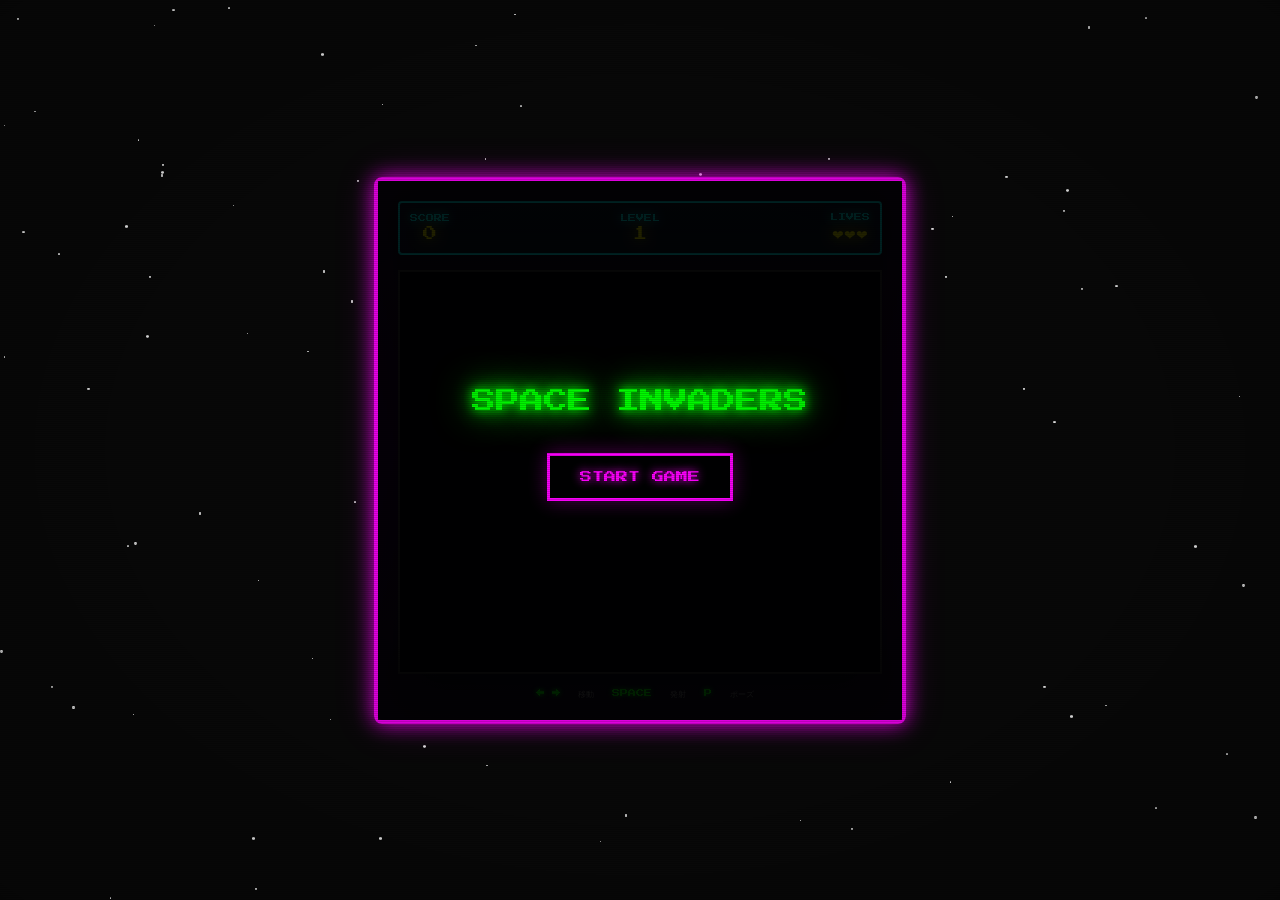
<file: 20251205-tsukuba-one-school-one-skill/invader/index.html>
<!DOCTYPE html>
<html lang="ja">
  <head>
    <meta charset="UTF-8" />
    <meta name="viewport" content="width=device-width, initial-scale=1.0" />
    <title>SPACE INVADERS</title>
    <style>
      @import url("https://fonts.googleapis.com/css2?family=Press+Start+2P&display=swap");

      * {
        margin: 0;
        padding: 0;
        box-sizing: border-box;
      }

      body {
        min-height: 100vh;
        background: #0a0a0a;
        display: flex;
        justify-content: center;
        align-items: center;
        font-family: "Press Start 2P", cursive;
        overflow: hidden;
      }

      /* Scanline effect */
      body::before {
        content: "";
        position: fixed;
        top: 0;
        left: 0;
        width: 100%;
        height: 100%;
        pointer-events: none;
        background: repeating-linear-gradient(
          0deg,
          rgba(0, 0, 0, 0.15),
          rgba(0, 0, 0, 0.15) 1px,
          transparent 1px,
          transparent 2px
        );
        z-index: 1000;
      }

      /* CRT flicker */
      body::after {
        content: "";
        position: fixed;
        top: 0;
        left: 0;
        width: 100%;
        height: 100%;
        pointer-events: none;
        background: radial-gradient(ellipse at center, transparent 0%, rgba(0, 0, 0, 0.3) 100%);
        z-index: 999;
      }

      .game-container {
        position: relative;
        background: linear-gradient(180deg, #0d0d1a 0%, #1a0a2e 50%, #0d0d1a 100%);
        border: 4px solid #ff00ff;
        border-radius: 8px;
        box-shadow: 0 0 20px #ff00ff, 0 0 40px #ff00ff33, inset 0 0 60px rgba(255, 0, 255, 0.1);
        padding: 20px;
      }

      .header {
        display: flex;
        justify-content: space-between;
        align-items: center;
        margin-bottom: 15px;
        padding: 10px;
        background: rgba(0, 255, 255, 0.05);
        border: 2px solid #00ffff;
        border-radius: 4px;
      }

      .score-container,
      .lives-container,
      .level-container {
        text-align: center;
      }

      .label {
        font-size: 8px;
        color: #00ffff;
        text-shadow: 0 0 10px #00ffff;
        margin-bottom: 5px;
      }

      .value {
        font-size: 14px;
        color: #ffff00;
        text-shadow: 0 0 15px #ffff00;
      }

      #gameCanvas {
        display: block;
        background: #000010;
        border: 2px solid #333;
        image-rendering: pixelated;
      }

      .controls {
        margin-top: 15px;
        text-align: center;
        font-size: 8px;
        color: #888;
      }

      .controls span {
        margin: 0 10px;
        color: #00ff00;
        text-shadow: 0 0 5px #00ff00;
      }

      .overlay {
        position: absolute;
        top: 0;
        left: 0;
        right: 0;
        bottom: 0;
        background: rgba(0, 0, 0, 0.85);
        display: flex;
        flex-direction: column;
        justify-content: center;
        align-items: center;
        z-index: 100;
      }

      .overlay.hidden {
        display: none;
      }

      .title {
        font-size: 24px;
        color: #00ff00;
        text-shadow: 0 0 10px #00ff00, 0 0 20px #00ff00, 0 0 40px #00ff00;
        margin-bottom: 30px;
        animation: pulse 1.5s ease-in-out infinite;
      }

      @keyframes pulse {
        0%,
        100% {
          opacity: 1;
        }
        50% {
          opacity: 0.7;
        }
      }

      .start-btn {
        font-family: "Press Start 2P", cursive;
        font-size: 12px;
        padding: 15px 30px;
        background: transparent;
        border: 3px solid #ff00ff;
        color: #ff00ff;
        cursor: pointer;
        text-shadow: 0 0 10px #ff00ff;
        box-shadow: 0 0 20px #ff00ff55;
        transition: all 0.3s ease;
        margin: 10px;
      }

      .start-btn:hover {
        background: #ff00ff22;
        box-shadow: 0 0 30px #ff00ff;
        transform: scale(1.05);
      }

      .game-over-text {
        font-size: 20px;
        color: #ff0000;
        text-shadow: 0 0 10px #ff0000, 0 0 20px #ff0000;
        margin-bottom: 20px;
      }

      .final-score {
        font-size: 12px;
        color: #ffff00;
        text-shadow: 0 0 10px #ffff00;
        margin-bottom: 30px;
      }

      .mobile-controls {
        display: none;
        margin-top: 15px;
        gap: 10px;
      }

      .mobile-btn {
        font-family: "Press Start 2P", cursive;
        font-size: 16px;
        width: 60px;
        height: 60px;
        background: rgba(0, 255, 255, 0.1);
        border: 2px solid #00ffff;
        color: #00ffff;
        cursor: pointer;
        border-radius: 8px;
      }

      .mobile-btn:active {
        background: rgba(0, 255, 255, 0.3);
      }

      .fire-btn {
        width: 100px;
        background: rgba(255, 0, 255, 0.1);
        border-color: #ff00ff;
        color: #ff00ff;
      }

      @media (max-width: 600px) {
        .mobile-controls {
          display: flex;
          justify-content: center;
        }
        .controls {
          display: none;
        }
      }

      /* Stars background */
      .stars {
        position: fixed;
        top: 0;
        left: 0;
        width: 100%;
        height: 100%;
        pointer-events: none;
        z-index: -1;
      }

      .star {
        position: absolute;
        background: white;
        border-radius: 50%;
        animation: twinkle 2s ease-in-out infinite;
      }

      @keyframes twinkle {
        0%,
        100% {
          opacity: 0.3;
        }
        50% {
          opacity: 1;
        }
      }
    </style>
  </head>
  <body>
    <div class="stars" id="stars"></div>

    <div class="game-container">
      <div class="header">
        <div class="score-container">
          <div class="label">SCORE</div>
          <div class="value" id="score">0</div>
        </div>
        <div class="level-container">
          <div class="label">LEVEL</div>
          <div class="value" id="level">1</div>
        </div>
        <div class="lives-container">
          <div class="label">LIVES</div>
          <div class="value" id="lives">❤❤❤</div>
        </div>
      </div>

      <canvas id="gameCanvas" width="480" height="400"></canvas>

      <div class="controls"><span>← →</span> 移動 <span>SPACE</span> 発射 <span>P</span> ポーズ</div>

      <div class="mobile-controls">
        <button class="mobile-btn" id="leftBtn">◀</button>
        <button class="mobile-btn fire-btn" id="fireBtn">FIRE</button>
        <button class="mobile-btn" id="rightBtn">▶</button>
      </div>

      <div class="overlay" id="startOverlay">
        <div class="title">SPACE INVADERS</div>
        <button class="start-btn" id="startBtn">START GAME</button>
      </div>

      <div class="overlay hidden" id="gameOverOverlay">
        <div class="game-over-text">GAME OVER</div>
        <div class="final-score">SCORE: <span id="finalScore">0</span></div>
        <button class="start-btn" id="restartBtn">PLAY AGAIN</button>
      </div>

      <div class="overlay hidden" id="pauseOverlay">
        <div class="title" style="font-size: 16px">PAUSED</div>
        <button class="start-btn" id="resumeBtn">RESUME</button>
      </div>
    </div>

    <script>
      // Create stars background
      const starsContainer = document.getElementById("stars");
      for (let i = 0; i < 100; i++) {
        const star = document.createElement("div");
        star.className = "star";
        star.style.left = Math.random() * 100 + "%";
        star.style.top = Math.random() * 100 + "%";
        star.style.width = Math.random() * 2 + 1 + "px";
        star.style.height = star.style.width;
        star.style.animationDelay = Math.random() * 2 + "s";
        starsContainer.appendChild(star);
      }

      // Game
      const canvas = document.getElementById("gameCanvas");
      const ctx = canvas.getContext("2d");

      // Game state
      let gameRunning = false;
      let gamePaused = false;
      let score = 0;
      let lives = 3;
      let level = 1;

      // Player
      const player = {
        x: canvas.width / 2 - 20,
        y: canvas.height - 50,
        width: 40,
        height: 20,
        speed: 5,
        color: "#00ff00",
      };

      // Bullets
      let playerBullets = [];
      let enemyBullets = [];
      const bulletSpeed = 7;

      // Invaders
      let invaders = [];
      let invaderDirection = 1;
      let invaderSpeed = 1;
      let invaderMoveDown = false;

      // Shields
      let shields = [];

      // UFO
      let ufo = null;
      let ufoTimer = 0;

      // Input
      const keys = {};
      let canShoot = true;

      // Explosions
      let explosions = [];

      // Initialize game
      function initGame() {
        score = 0;
        lives = 3;
        level = 1;
        player.x = canvas.width / 2 - 20;
        playerBullets = [];
        enemyBullets = [];
        explosions = [];
        ufo = null;
        ufoTimer = 0;
        createInvaders();
        createShields();
        updateUI();
      }

      function createInvaders() {
        invaders = [];
        invaderSpeed = 1 + (level - 1) * 0.3;
        invaderDirection = 1;

        const rows = 5;
        const cols = 11;
        const invaderWidth = 30;
        const invaderHeight = 20;
        const padding = 10;
        const startX = 30;
        const startY = 50;

        for (let row = 0; row < rows; row++) {
          for (let col = 0; col < cols; col++) {
            let type, points, color;
            if (row === 0) {
              type = "squid";
              points = 30;
              color = "#ff00ff";
            } else if (row < 3) {
              type = "crab";
              points = 20;
              color = "#00ffff";
            } else {
              type = "octopus";
              points = 10;
              color = "#ffff00";
            }

            invaders.push({
              x: startX + col * (invaderWidth + padding),
              y: startY + row * (invaderHeight + padding),
              width: invaderWidth,
              height: invaderHeight,
              type: type,
              points: points,
              color: color,
              frame: 0,
            });
          }
        }
      }

      function createShields() {
        shields = [];
        const shieldWidth = 60;
        const shieldHeight = 40;
        const positions = [60, 160, 260, 360];

        positions.forEach((x) => {
          const shield = {
            x: x,
            y: canvas.height - 100,
            pixels: [],
          };

          // Create shield pixels
          for (let py = 0; py < shieldHeight; py += 4) {
            for (let px = 0; px < shieldWidth; px += 4) {
              // Create arch shape
              const centerX = shieldWidth / 2;
              const isArch = py > 25 && px > 15 && px < 45;
              const isTop = py < 10 && (px < 10 || px > 50);

              if (!isArch && !isTop) {
                shield.pixels.push({
                  x: px,
                  y: py,
                  width: 4,
                  height: 4,
                  alive: true,
                });
              }
            }
          }
          shields.push(shield);
        });
      }

      function updateUI() {
        document.getElementById("score").textContent = score;
        document.getElementById("level").textContent = level;
        document.getElementById("lives").textContent = "❤".repeat(lives);
      }

      // Drawing functions
      function drawPlayer() {
        ctx.fillStyle = player.color;
        ctx.shadowColor = player.color;
        ctx.shadowBlur = 10;

        // Ship body
        ctx.fillRect(player.x, player.y + 10, player.width, 10);
        ctx.fillRect(player.x + 5, player.y + 5, player.width - 10, 5);
        ctx.fillRect(player.x + 15, player.y, 10, 5);

        ctx.shadowBlur = 0;
      }

      function drawInvader(inv) {
        ctx.fillStyle = inv.color;
        ctx.shadowColor = inv.color;
        ctx.shadowBlur = 8;

        const x = inv.x;
        const y = inv.y;
        const w = inv.width;
        const h = inv.height;

        if (inv.type === "squid") {
          // Squid shape
          ctx.fillRect(x + 10, y, 10, 4);
          ctx.fillRect(x + 6, y + 4, 18, 4);
          ctx.fillRect(x + 2, y + 8, 26, 4);
          ctx.fillRect(x + 6, y + 12, 6, 4);
          ctx.fillRect(x + 18, y + 12, 6, 4);
          if (inv.frame === 0) {
            ctx.fillRect(x, y + 16, 6, 4);
            ctx.fillRect(x + 24, y + 16, 6, 4);
          } else {
            ctx.fillRect(x + 8, y + 16, 6, 4);
            ctx.fillRect(x + 16, y + 16, 6, 4);
          }
        } else if (inv.type === "crab") {
          // Crab shape
          ctx.fillRect(x + 4, y, 6, 4);
          ctx.fillRect(x + 20, y, 6, 4);
          ctx.fillRect(x + 8, y + 4, 14, 4);
          ctx.fillRect(x + 4, y + 8, 22, 4);
          ctx.fillRect(x, y + 12, 30, 4);
          if (inv.frame === 0) {
            ctx.fillRect(x, y + 16, 8, 4);
            ctx.fillRect(x + 22, y + 16, 8, 4);
          } else {
            ctx.fillRect(x + 4, y + 16, 8, 4);
            ctx.fillRect(x + 18, y + 16, 8, 4);
          }
        } else {
          // Octopus shape
          ctx.fillRect(x + 8, y, 14, 4);
          ctx.fillRect(x + 4, y + 4, 22, 4);
          ctx.fillRect(x, y + 8, 30, 4);
          ctx.fillRect(x + 4, y + 12, 6, 4);
          ctx.fillRect(x + 12, y + 12, 6, 4);
          ctx.fillRect(x + 20, y + 12, 6, 4);
          if (inv.frame === 0) {
            ctx.fillRect(x + 2, y + 16, 6, 4);
            ctx.fillRect(x + 22, y + 16, 6, 4);
          } else {
            ctx.fillRect(x + 6, y + 16, 6, 4);
            ctx.fillRect(x + 18, y + 16, 6, 4);
          }
        }

        ctx.shadowBlur = 0;
      }

      function drawBullet(bullet, color) {
        ctx.fillStyle = color;
        ctx.shadowColor = color;
        ctx.shadowBlur = 10;
        ctx.fillRect(bullet.x, bullet.y, bullet.width, bullet.height);
        ctx.shadowBlur = 0;
      }

      function drawShields() {
        shields.forEach((shield) => {
          ctx.fillStyle = "#00ff00";
          shield.pixels.forEach((pixel) => {
            if (pixel.alive) {
              ctx.fillRect(shield.x + pixel.x, shield.y + pixel.y, pixel.width, pixel.height);
            }
          });
        });
      }

      function drawUFO() {
        if (!ufo) return;

        ctx.fillStyle = "#ff0000";
        ctx.shadowColor = "#ff0000";
        ctx.shadowBlur = 15;

        ctx.fillRect(ufo.x + 15, ufo.y, 20, 6);
        ctx.fillRect(ufo.x + 5, ufo.y + 6, 40, 8);
        ctx.fillRect(ufo.x, ufo.y + 14, 50, 6);
        ctx.fillRect(ufo.x + 5, ufo.y + 20, 8, 4);
        ctx.fillRect(ufo.x + 20, ufo.y + 20, 10, 4);
        ctx.fillRect(ufo.x + 37, ufo.y + 20, 8, 4);

        ctx.shadowBlur = 0;
      }

      function drawExplosions() {
        explosions.forEach((exp, index) => {
          ctx.fillStyle = exp.color;
          ctx.shadowColor = exp.color;
          ctx.shadowBlur = 15;

          exp.particles.forEach((p) => {
            ctx.fillRect(p.x, p.y, 3, 3);
          });

          ctx.shadowBlur = 0;
        });
      }

      // Update functions
      function updatePlayer() {
        if (keys["ArrowLeft"] || keys["a"]) {
          player.x = Math.max(0, player.x - player.speed);
        }
        if (keys["ArrowRight"] || keys["d"]) {
          player.x = Math.min(canvas.width - player.width, player.x + player.speed);
        }
      }

      function updateBullets() {
        // Player bullets
        playerBullets = playerBullets.filter((bullet) => {
          bullet.y -= bulletSpeed;
          return bullet.y > -bullet.height;
        });

        // Enemy bullets
        enemyBullets = enemyBullets.filter((bullet) => {
          bullet.y += bulletSpeed * 0.6;
          return bullet.y < canvas.height;
        });
      }

      let frameCount = 0;
      function updateInvaders() {
        frameCount++;
        if (frameCount % 30 === 0) {
          invaders.forEach((inv) => (inv.frame = (inv.frame + 1) % 2));
        }

        let moveDown = false;
        let leftMost = canvas.width;
        let rightMost = 0;

        invaders.forEach((inv) => {
          leftMost = Math.min(leftMost, inv.x);
          rightMost = Math.max(rightMost, inv.x + inv.width);
        });

        if (rightMost >= canvas.width - 10 && invaderDirection > 0) {
          invaderDirection = -1;
          moveDown = true;
        } else if (leftMost <= 10 && invaderDirection < 0) {
          invaderDirection = 1;
          moveDown = true;
        }

        invaders.forEach((inv) => {
          inv.x += invaderDirection * invaderSpeed;
          if (moveDown) {
            inv.y += 15;
          }

          // Check if invaders reached bottom
          if (inv.y + inv.height >= player.y) {
            gameOver();
          }
        });

        // Enemy shooting
        if (frameCount % 60 === 0 && invaders.length > 0) {
          const shooters = [];
          const cols = {};

          invaders.forEach((inv) => {
            const col = Math.floor(inv.x / 40);
            if (!cols[col] || inv.y > cols[col].y) {
              cols[col] = inv;
            }
          });

          Object.values(cols).forEach((inv) => shooters.push(inv));

          if (shooters.length > 0) {
            const shooter = shooters[Math.floor(Math.random() * shooters.length)];
            enemyBullets.push({
              x: shooter.x + shooter.width / 2 - 2,
              y: shooter.y + shooter.height,
              width: 4,
              height: 12,
            });
          }
        }
      }

      function updateUFO() {
        ufoTimer++;

        if (!ufo && ufoTimer > 600 && Math.random() < 0.01) {
          ufo = {
            x: -50,
            y: 30,
            width: 50,
            height: 24,
            speed: 2,
            points: [50, 100, 150, 300][Math.floor(Math.random() * 4)],
          };
          ufoTimer = 0;
        }

        if (ufo) {
          ufo.x += ufo.speed;
          if (ufo.x > canvas.width) {
            ufo = null;
          }
        }
      }

      function updateExplosions() {
        explosions = explosions.filter((exp) => {
          exp.life--;
          exp.particles.forEach((p) => {
            p.x += p.vx;
            p.y += p.vy;
          });
          return exp.life > 0;
        });
      }

      function createExplosion(x, y, color) {
        const particles = [];
        for (let i = 0; i < 8; i++) {
          particles.push({
            x: x,
            y: y,
            vx: (Math.random() - 0.5) * 4,
            vy: (Math.random() - 0.5) * 4,
          });
        }
        explosions.push({
          particles: particles,
          color: color,
          life: 20,
        });
      }

      // Collision detection
      function checkCollisions() {
        // Player bullets vs invaders
        playerBullets.forEach((bullet, bi) => {
          invaders.forEach((inv, ii) => {
            if (
              bullet.x < inv.x + inv.width &&
              bullet.x + bullet.width > inv.x &&
              bullet.y < inv.y + inv.height &&
              bullet.y + bullet.height > inv.y
            ) {
              createExplosion(inv.x + inv.width / 2, inv.y + inv.height / 2, inv.color);
              score += inv.points;
              invaders.splice(ii, 1);
              playerBullets.splice(bi, 1);
              updateUI();

              // Speed up remaining invaders
              invaderSpeed += 0.02;
            }
          });

          // Player bullets vs UFO
          if (
            ufo &&
            bullet.x < ufo.x + ufo.width &&
            bullet.x + bullet.width > ufo.x &&
            bullet.y < ufo.y + ufo.height &&
            bullet.y + bullet.height > ufo.y
          ) {
            createExplosion(ufo.x + ufo.width / 2, ufo.y + ufo.height / 2, "#ff0000");
            score += ufo.points;
            ufo = null;
            playerBullets.splice(bi, 1);
            updateUI();
          }
        });

        // Enemy bullets vs player
        enemyBullets.forEach((bullet, bi) => {
          if (
            bullet.x < player.x + player.width &&
            bullet.x + bullet.width > player.x &&
            bullet.y < player.y + player.height &&
            bullet.y + bullet.height > player.y
          ) {
            createExplosion(player.x + player.width / 2, player.y + player.height / 2, player.color);
            enemyBullets.splice(bi, 1);
            lives--;
            updateUI();

            if (lives <= 0) {
              gameOver();
            }
          }
        });

        // Bullets vs shields
        shields.forEach((shield) => {
          shield.pixels.forEach((pixel) => {
            if (!pixel.alive) return;

            const px = shield.x + pixel.x;
            const py = shield.y + pixel.y;

            // Player bullets
            playerBullets.forEach((bullet, bi) => {
              if (
                bullet.x < px + pixel.width &&
                bullet.x + bullet.width > px &&
                bullet.y < py + pixel.height &&
                bullet.y + bullet.height > py
              ) {
                pixel.alive = false;
                playerBullets.splice(bi, 1);
              }
            });

            // Enemy bullets
            enemyBullets.forEach((bullet, bi) => {
              if (
                bullet.x < px + pixel.width &&
                bullet.x + bullet.width > px &&
                bullet.y < py + pixel.height &&
                bullet.y + bullet.height > py
              ) {
                pixel.alive = false;
                enemyBullets.splice(bi, 1);
              }
            });
          });
        });

        // Invaders vs shields
        shields.forEach((shield) => {
          invaders.forEach((inv) => {
            shield.pixels.forEach((pixel) => {
              if (!pixel.alive) return;

              const px = shield.x + pixel.x;
              const py = shield.y + pixel.y;

              if (inv.x < px + pixel.width && inv.x + inv.width > px && inv.y < py + pixel.height && inv.y + inv.height > py) {
                pixel.alive = false;
              }
            });
          });
        });

        // Check for level completion
        if (invaders.length === 0) {
          nextLevel();
        }
      }

      function nextLevel() {
        level++;
        playerBullets = [];
        enemyBullets = [];
        createInvaders();
        createShields();
        updateUI();
      }

      function shoot() {
        if (!canShoot || !gameRunning || gamePaused) return;

        playerBullets.push({
          x: player.x + player.width / 2 - 2,
          y: player.y - 10,
          width: 4,
          height: 10,
        });

        canShoot = false;
        setTimeout(() => (canShoot = true), 300);
      }

      function gameOver() {
        gameRunning = false;
        document.getElementById("finalScore").textContent = score;
        document.getElementById("gameOverOverlay").classList.remove("hidden");
      }

      // Game loop
      function gameLoop() {
        if (!gameRunning || gamePaused) {
          requestAnimationFrame(gameLoop);
          return;
        }

        // Clear canvas
        ctx.fillStyle = "#000010";
        ctx.fillRect(0, 0, canvas.width, canvas.height);

        // Update
        updatePlayer();
        updateBullets();
        updateInvaders();
        updateUFO();
        updateExplosions();
        checkCollisions();

        // Draw
        drawShields();
        drawPlayer();
        invaders.forEach((inv) => drawInvader(inv));
        playerBullets.forEach((b) => drawBullet(b, "#ffffff"));
        enemyBullets.forEach((b) => drawBullet(b, "#ff6600"));
        drawUFO();
        drawExplosions();

        requestAnimationFrame(gameLoop);
      }

      // Event listeners
      document.addEventListener("keydown", (e) => {
        keys[e.key] = true;

        if (e.key === " " || e.key === "Space") {
          e.preventDefault();
          shoot();
        }

        if (e.key === "p" || e.key === "P") {
          if (gameRunning) {
            gamePaused = !gamePaused;
            document.getElementById("pauseOverlay").classList.toggle("hidden", !gamePaused);
          }
        }
      });

      document.addEventListener("keyup", (e) => {
        keys[e.key] = false;
      });

      // Mobile controls
      document.getElementById("leftBtn").addEventListener("touchstart", (e) => {
        e.preventDefault();
        keys["ArrowLeft"] = true;
      });
      document.getElementById("leftBtn").addEventListener("touchend", (e) => {
        keys["ArrowLeft"] = false;
      });
      document.getElementById("rightBtn").addEventListener("touchstart", (e) => {
        e.preventDefault();
        keys["ArrowRight"] = true;
      });
      document.getElementById("rightBtn").addEventListener("touchend", (e) => {
        keys["ArrowRight"] = false;
      });
      document.getElementById("fireBtn").addEventListener("touchstart", (e) => {
        e.preventDefault();
        shoot();
      });

      // Start/Restart buttons
      document.getElementById("startBtn").addEventListener("click", () => {
        document.getElementById("startOverlay").classList.add("hidden");
        initGame();
        gameRunning = true;
      });

      document.getElementById("restartBtn").addEventListener("click", () => {
        document.getElementById("gameOverOverlay").classList.add("hidden");
        initGame();
        gameRunning = true;
      });

      document.getElementById("resumeBtn").addEventListener("click", () => {
        gamePaused = false;
        document.getElementById("pauseOverlay").classList.add("hidden");
      });

      // Start game loop
      gameLoop();
    </script>
  </body>
</html>
</file>
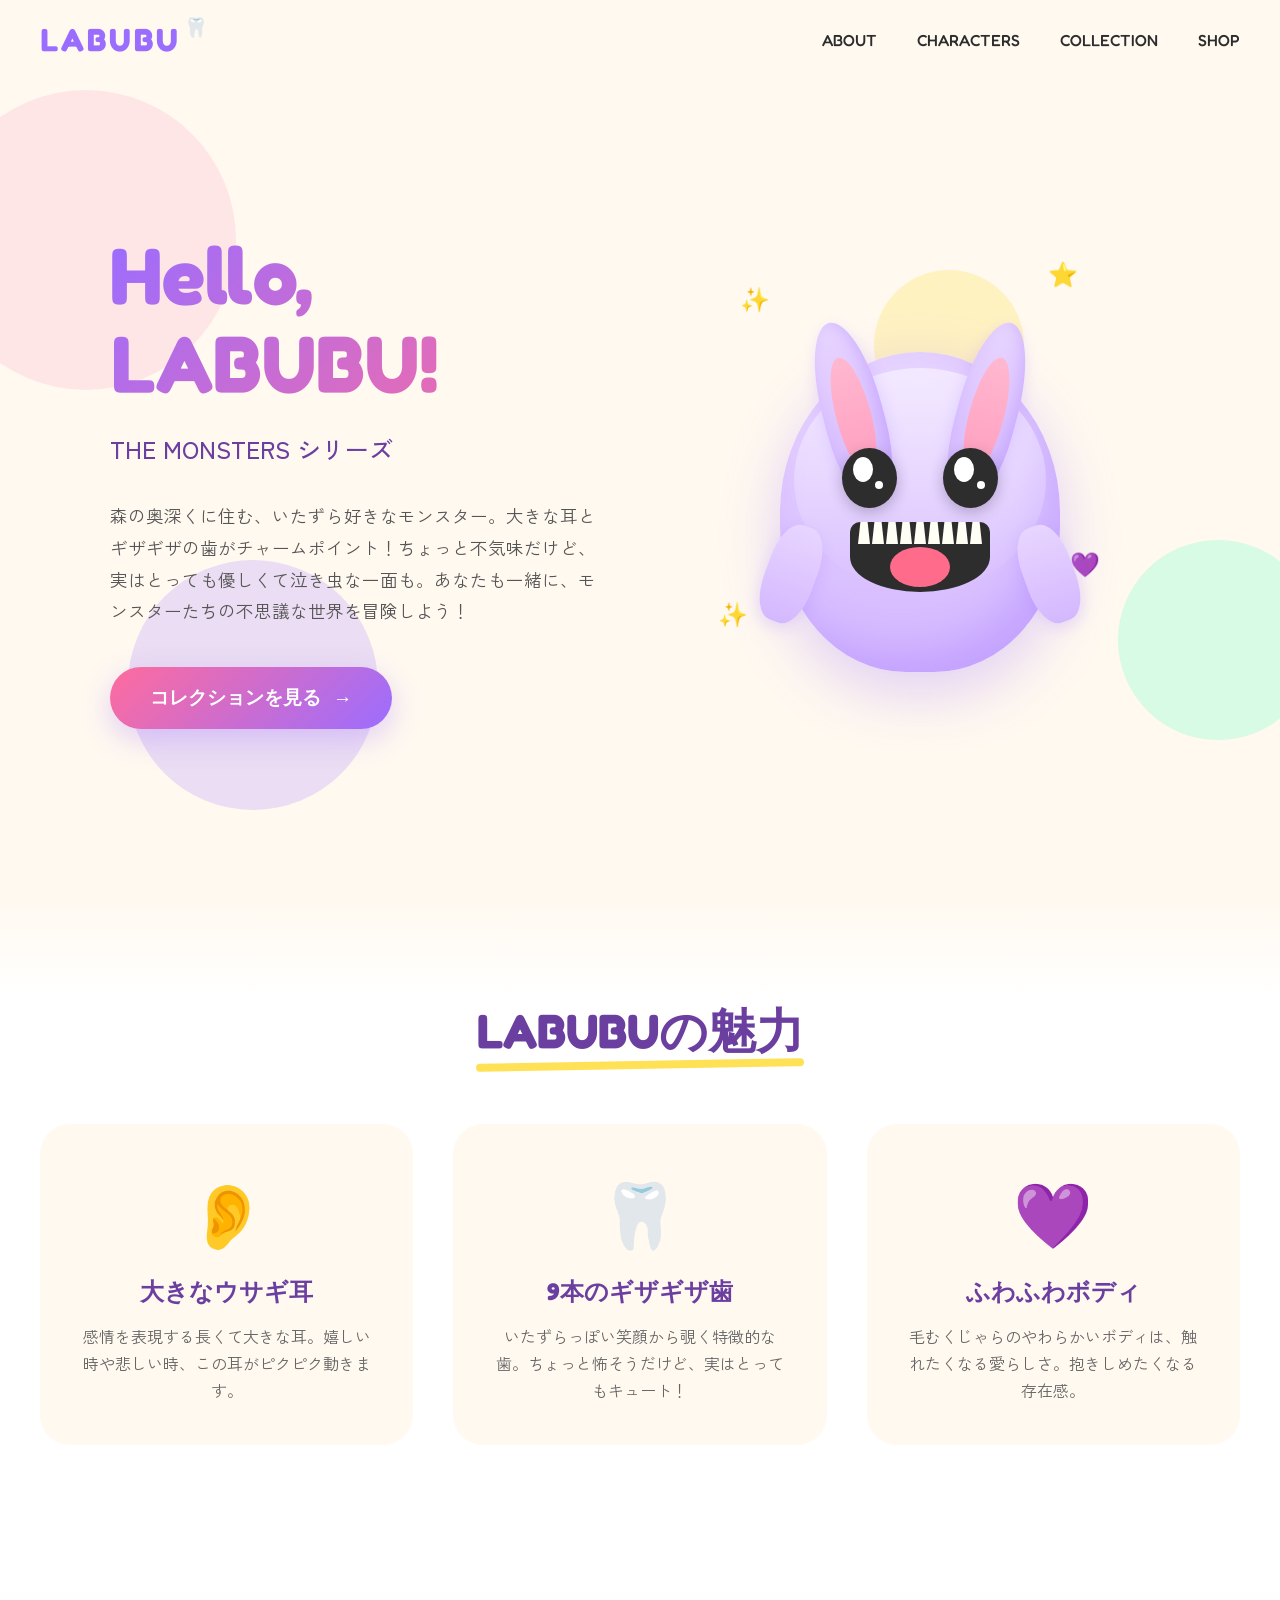
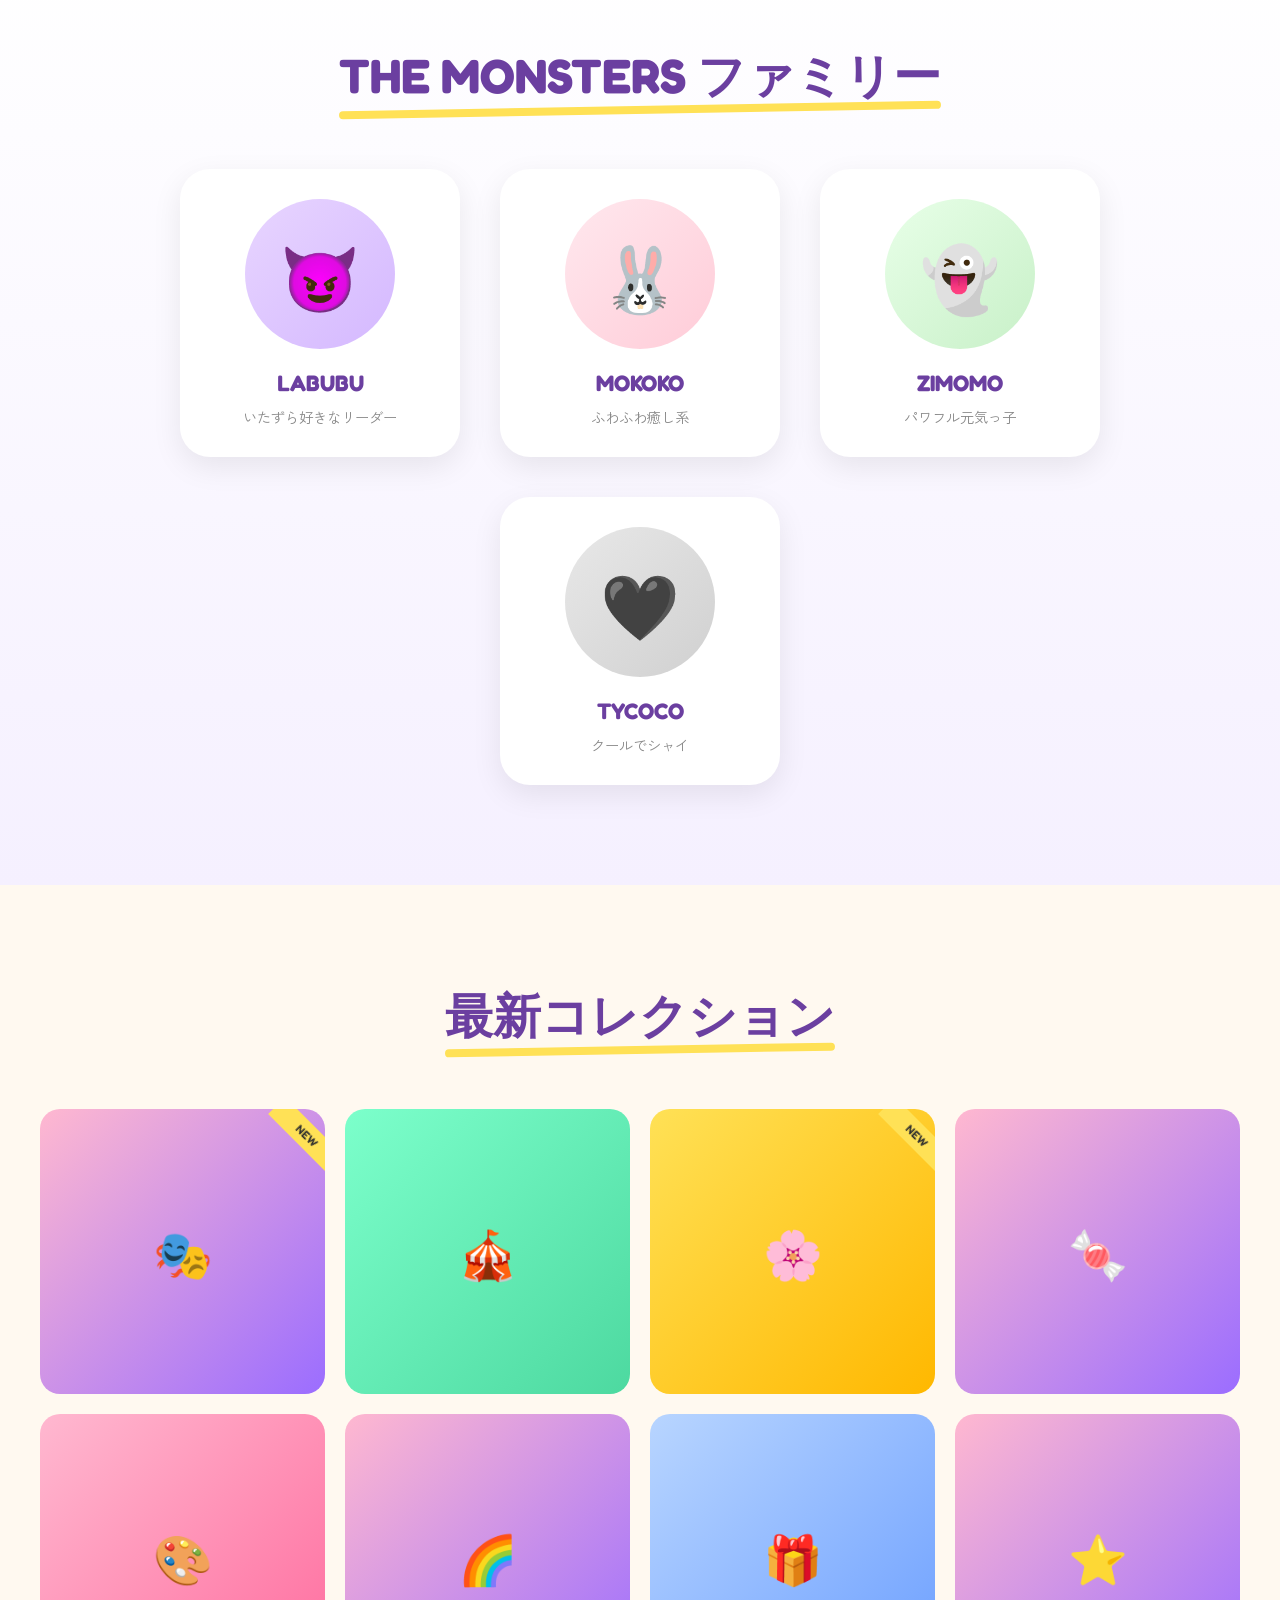
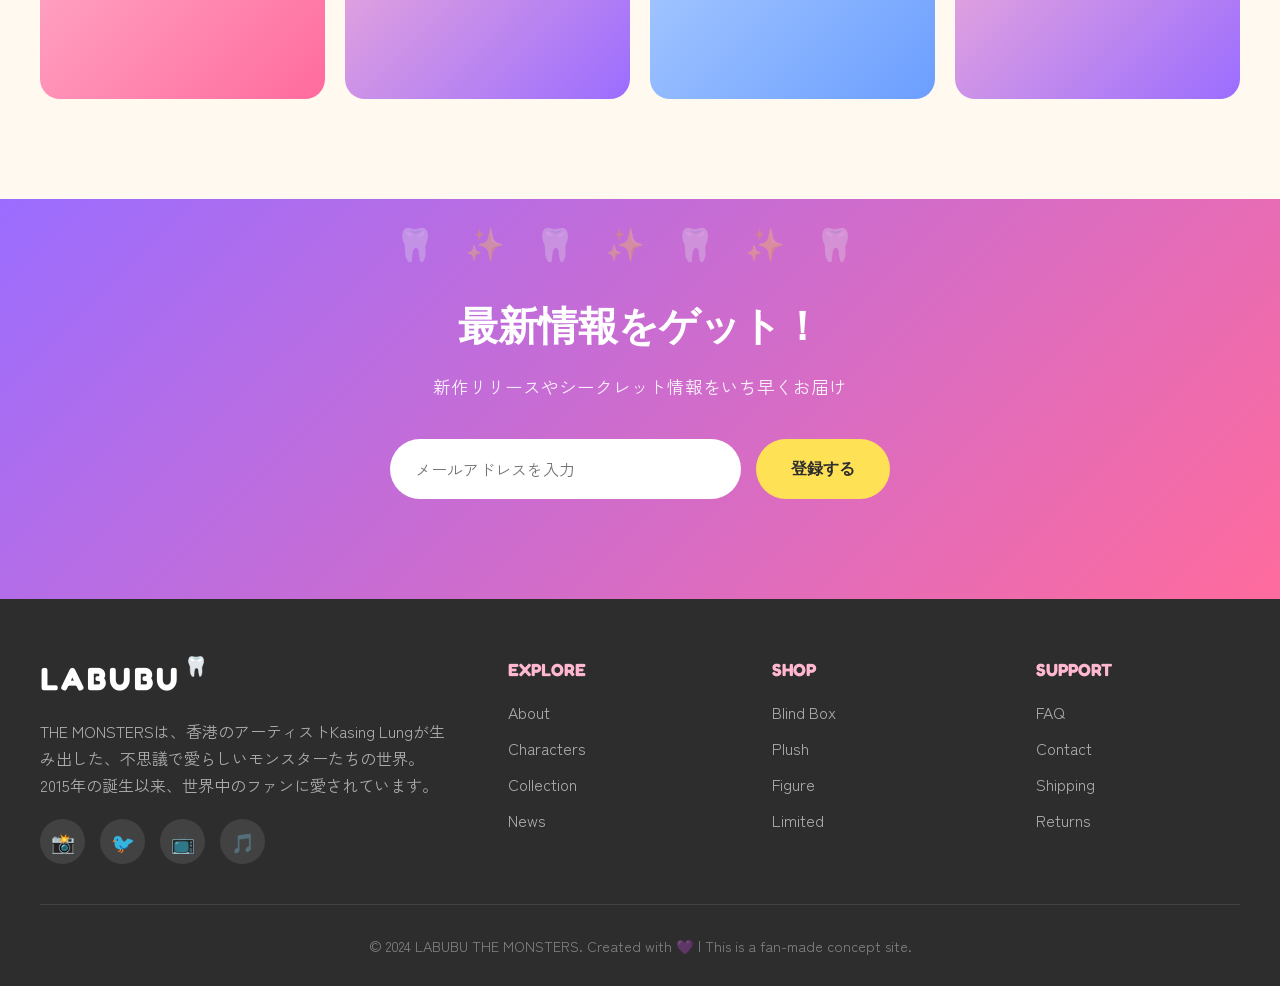
<file: 20251205-tsukuba-one-school-one-skill/labubu/index.html>
<!DOCTYPE html>
<html lang="ja">
  <head>
    <meta charset="UTF-8" />
    <meta name="viewport" content="width=device-width, initial-scale=1.0" />
    <title>LABUBU - THE MONSTERS Official</title>
    <link
      href="https://fonts.googleapis.com/css2?family=Fredoka:wght@400;500;600;700&family=Zen+Kaku+Gothic+New:wght@400;500;700&display=swap"
      rel="stylesheet"
    />
    <style>
      :root {
        --pink-primary: #ff6b9d;
        --pink-light: #ffb8d0;
        --purple-primary: #9b6dff;
        --purple-dark: #6b3fa0;
        --yellow-accent: #ffe156;
        --mint-accent: #7cffcb;
        --cream-bg: #fff9f0;
        --dark-text: #2d2d2d;
        --tooth-white: #fffef5;
      }

      * {
        margin: 0;
        padding: 0;
        box-sizing: border-box;
      }

      body {
        font-family: "Zen Kaku Gothic New", sans-serif;
        background: var(--cream-bg);
        color: var(--dark-text);
        overflow-x: hidden;
      }

      /* Floating shapes background */
      .floating-shapes {
        position: fixed;
        top: 0;
        left: 0;
        width: 100%;
        height: 100%;
        pointer-events: none;
        z-index: -1;
        overflow: hidden;
      }

      .shape {
        position: absolute;
        border-radius: 50%;
        opacity: 0.3;
        animation: float 20s infinite ease-in-out;
      }

      .shape-1 {
        width: 300px;
        height: 300px;
        background: var(--pink-light);
        top: 10%;
        left: -5%;
        animation-delay: 0s;
      }
      .shape-2 {
        width: 200px;
        height: 200px;
        background: var(--mint-accent);
        top: 60%;
        right: -3%;
        animation-delay: -5s;
      }
      .shape-3 {
        width: 150px;
        height: 150px;
        background: var(--yellow-accent);
        top: 30%;
        right: 20%;
        animation-delay: -10s;
      }
      .shape-4 {
        width: 250px;
        height: 250px;
        background: var(--purple-primary);
        bottom: 10%;
        left: 10%;
        animation-delay: -15s;
        opacity: 0.2;
      }

      @keyframes float {
        0%,
        100% {
          transform: translate(0, 0) rotate(0deg);
        }
        25% {
          transform: translate(30px, -30px) rotate(5deg);
        }
        50% {
          transform: translate(-20px, 20px) rotate(-5deg);
        }
        75% {
          transform: translate(20px, 30px) rotate(3deg);
        }
      }

      /* Header */
      header {
        position: fixed;
        top: 0;
        left: 0;
        right: 0;
        z-index: 1000;
        padding: 20px 40px;
        display: flex;
        justify-content: space-between;
        align-items: center;
        background: rgba(255, 249, 240, 0.9);
        backdrop-filter: blur(10px);
      }

      .logo {
        font-family: "Fredoka", sans-serif;
        font-size: 2rem;
        font-weight: 700;
        color: var(--purple-primary);
        letter-spacing: 3px;
        text-decoration: none;
        position: relative;
      }

      .logo::after {
        content: "🦷";
        position: absolute;
        top: -5px;
        right: -30px;
        font-size: 1.2rem;
        animation: wiggle 2s infinite;
      }

      @keyframes wiggle {
        0%,
        100% {
          transform: rotate(-10deg);
        }
        50% {
          transform: rotate(10deg);
        }
      }

      nav {
        display: flex;
        gap: 40px;
      }

      nav a {
        font-family: "Fredoka", sans-serif;
        text-decoration: none;
        color: var(--dark-text);
        font-weight: 500;
        font-size: 1rem;
        position: relative;
        transition: color 0.3s;
      }

      nav a::after {
        content: "";
        position: absolute;
        bottom: -5px;
        left: 0;
        width: 0;
        height: 3px;
        background: var(--pink-primary);
        border-radius: 2px;
        transition: width 0.3s;
      }

      nav a:hover {
        color: var(--pink-primary);
      }
      nav a:hover::after {
        width: 100%;
      }

      /* Hero Section */
      .hero {
        min-height: 100vh;
        display: flex;
        align-items: center;
        justify-content: center;
        padding: 120px 40px 60px;
        position: relative;
      }

      .hero-content {
        display: grid;
        grid-template-columns: 1fr 1fr;
        gap: 60px;
        max-width: 1400px;
        align-items: center;
      }

      .hero-text h1 {
        font-family: "Fredoka", sans-serif;
        font-size: 5rem;
        font-weight: 700;
        line-height: 1.1;
        margin-bottom: 20px;
        background: linear-gradient(135deg, var(--purple-primary), var(--pink-primary));
        -webkit-background-clip: text;
        -webkit-text-fill-color: transparent;
        background-clip: text;
      }

      .hero-text .subtitle {
        font-size: 1.5rem;
        color: var(--purple-dark);
        margin-bottom: 30px;
        font-weight: 500;
      }

      .hero-text p {
        font-size: 1.1rem;
        line-height: 1.8;
        color: #555;
        margin-bottom: 40px;
        max-width: 500px;
      }

      .cta-button {
        display: inline-flex;
        align-items: center;
        gap: 12px;
        padding: 18px 40px;
        background: linear-gradient(135deg, var(--pink-primary), var(--purple-primary));
        color: white;
        text-decoration: none;
        font-family: "Fredoka", sans-serif;
        font-size: 1.2rem;
        font-weight: 600;
        border-radius: 50px;
        box-shadow: 0 10px 30px rgba(155, 109, 255, 0.3);
        transition: all 0.3s;
        position: relative;
        overflow: hidden;
      }

      .cta-button::before {
        content: "";
        position: absolute;
        top: 0;
        left: -100%;
        width: 100%;
        height: 100%;
        background: linear-gradient(90deg, transparent, rgba(255, 255, 255, 0.3), transparent);
        transition: left 0.5s;
      }

      .cta-button:hover::before {
        left: 100%;
      }
      .cta-button:hover {
        transform: translateY(-3px);
        box-shadow: 0 15px 40px rgba(155, 109, 255, 0.4);
      }

      /* Labubu Character Illustration */
      .hero-visual {
        position: relative;
        display: flex;
        justify-content: center;
        align-items: center;
      }

      .labubu-character {
        width: 450px;
        height: 500px;
        position: relative;
        animation: bounce 3s infinite ease-in-out;
      }

      @keyframes bounce {
        0%,
        100% {
          transform: translateY(0);
        }
        50% {
          transform: translateY(-20px);
        }
      }

      .labubu-body {
        position: absolute;
        width: 280px;
        height: 320px;
        background: linear-gradient(180deg, #e8d5ff 0%, #d4b8ff 100%);
        border-radius: 50% 50% 45% 45%;
        left: 50%;
        top: 50%;
        transform: translate(-50%, -40%);
        box-shadow: inset -20px -20px 40px rgba(155, 109, 255, 0.3), 0 20px 60px rgba(155, 109, 255, 0.3);
      }

      .labubu-body::before {
        content: "";
        position: absolute;
        width: 90%;
        height: 70%;
        background: linear-gradient(180deg, rgba(255, 255, 255, 0.5) 0%, transparent 100%);
        border-radius: 50%;
        top: 5%;
        left: 5%;
      }

      /* Fur texture */
      .fur-texture {
        position: absolute;
        width: 100%;
        height: 100%;
        border-radius: inherit;
        overflow: hidden;
      }

      .fur-strand {
        position: absolute;
        width: 3px;
        height: 15px;
        background: rgba(155, 109, 255, 0.3);
        border-radius: 50%;
      }

      /* Ears */
      .ear {
        position: absolute;
        width: 60px;
        height: 180px;
        background: linear-gradient(180deg, #e8d5ff 0%, #d4b8ff 100%);
        border-radius: 50% 50% 40% 40%;
        top: -10%;
        box-shadow: inset -5px -5px 15px rgba(155, 109, 255, 0.3), 0 5px 15px rgba(155, 109, 255, 0.2);
      }

      .ear-left {
        left: 15%;
        transform: rotate(-15deg);
      }
      .ear-right {
        right: 15%;
        transform: rotate(15deg);
      }

      .ear::before {
        content: "";
        position: absolute;
        width: 35px;
        height: 120px;
        background: linear-gradient(180deg, #ffb8d0 0%, #ff9ebf 100%);
        border-radius: 50%;
        top: 20%;
        left: 50%;
        transform: translateX(-50%);
      }

      /* Face */
      .face {
        position: absolute;
        width: 100%;
        height: 100%;
      }

      .eye {
        position: absolute;
        width: 55px;
        height: 60px;
        background: #2d2d2d;
        border-radius: 50%;
        top: 30%;
        box-shadow: 0 5px 15px rgba(0, 0, 0, 0.2);
      }

      .eye-left {
        left: 22%;
      }
      .eye-right {
        right: 22%;
      }

      .eye::before {
        content: "";
        position: absolute;
        width: 20px;
        height: 25px;
        background: white;
        border-radius: 50%;
        top: 15%;
        left: 20%;
      }

      .eye::after {
        content: "";
        position: absolute;
        width: 8px;
        height: 8px;
        background: white;
        border-radius: 50%;
        top: 55%;
        right: 25%;
      }

      /* Mouth with teeth */
      .mouth {
        position: absolute;
        width: 140px;
        height: 70px;
        bottom: 25%;
        left: 50%;
        transform: translateX(-50%);
      }

      .mouth-shape {
        width: 100%;
        height: 100%;
        background: #2d2d2d;
        border-radius: 10px 10px 50% 50%;
        position: relative;
        overflow: hidden;
      }

      .teeth {
        position: absolute;
        top: 0;
        left: 50%;
        transform: translateX(-50%);
        display: flex;
        gap: 2px;
      }

      .tooth {
        width: 12px;
        height: 22px;
        background: var(--tooth-white);
        clip-path: polygon(20% 0%, 80% 0%, 100% 100%, 0% 100%);
        box-shadow: 0 2px 5px rgba(0, 0, 0, 0.2);
      }

      .tongue {
        position: absolute;
        width: 60px;
        height: 40px;
        background: #ff6b8a;
        border-radius: 50%;
        bottom: 5px;
        left: 50%;
        transform: translateX(-50%);
      }

      /* Arms */
      .arm {
        position: absolute;
        width: 50px;
        height: 100px;
        background: linear-gradient(180deg, #e8d5ff 0%, #d4b8ff 100%);
        border-radius: 40%;
        bottom: 15%;
        box-shadow: 0 5px 15px rgba(155, 109, 255, 0.2);
      }

      .arm-left {
        left: -5%;
        transform: rotate(20deg);
      }
      .arm-right {
        right: -5%;
        transform: rotate(-20deg);
      }

      /* Sparkles around character */
      .sparkle {
        position: absolute;
        font-size: 1.5rem;
        animation: sparkle 2s infinite;
      }

      .sparkle-1 {
        top: 10%;
        left: 10%;
        animation-delay: 0s;
      }
      .sparkle-2 {
        top: 5%;
        right: 15%;
        animation-delay: 0.5s;
      }
      .sparkle-3 {
        bottom: 20%;
        left: 5%;
        animation-delay: 1s;
      }
      .sparkle-4 {
        bottom: 30%;
        right: 10%;
        animation-delay: 1.5s;
      }

      @keyframes sparkle {
        0%,
        100% {
          opacity: 0;
          transform: scale(0.5) rotate(0deg);
        }
        50% {
          opacity: 1;
          transform: scale(1) rotate(180deg);
        }
      }

      /* Features Section */
      .features {
        padding: 100px 40px;
        background: white;
        position: relative;
      }

      .features::before {
        content: "";
        position: absolute;
        top: 0;
        left: 0;
        right: 0;
        height: 100px;
        background: linear-gradient(180deg, var(--cream-bg), white);
      }

      .section-title {
        font-family: "Fredoka", sans-serif;
        font-size: 3rem;
        text-align: center;
        margin-bottom: 60px;
        color: var(--purple-dark);
        position: relative;
      }

      .section-title span {
        position: relative;
      }

      .section-title span::after {
        content: "";
        position: absolute;
        bottom: -10px;
        left: 0;
        width: 100%;
        height: 8px;
        background: var(--yellow-accent);
        border-radius: 4px;
        transform: rotate(-1deg);
      }

      .features-grid {
        display: grid;
        grid-template-columns: repeat(3, 1fr);
        gap: 40px;
        max-width: 1200px;
        margin: 0 auto;
      }

      .feature-card {
        background: var(--cream-bg);
        padding: 40px;
        border-radius: 30px;
        text-align: center;
        transition: all 0.4s;
        position: relative;
        overflow: hidden;
      }

      .feature-card::before {
        content: "";
        position: absolute;
        top: 0;
        left: 0;
        right: 0;
        height: 5px;
        background: linear-gradient(90deg, var(--pink-primary), var(--purple-primary), var(--mint-accent));
        transform: scaleX(0);
        transition: transform 0.4s;
      }

      .feature-card:hover::before {
        transform: scaleX(1);
      }

      .feature-card:hover {
        transform: translateY(-10px);
        box-shadow: 0 20px 40px rgba(155, 109, 255, 0.15);
      }

      .feature-icon {
        font-size: 4rem;
        margin-bottom: 20px;
        display: block;
      }

      .feature-card h3 {
        font-family: "Fredoka", sans-serif;
        font-size: 1.5rem;
        color: var(--purple-dark);
        margin-bottom: 15px;
      }

      .feature-card p {
        color: #666;
        line-height: 1.7;
      }

      /* Characters Section */
      .characters {
        padding: 100px 40px;
        background: linear-gradient(180deg, white 0%, #f5f0ff 100%);
      }

      .characters-showcase {
        display: flex;
        justify-content: center;
        gap: 40px;
        flex-wrap: wrap;
        max-width: 1200px;
        margin: 0 auto;
      }

      .character-card {
        width: 280px;
        background: white;
        border-radius: 30px;
        padding: 30px;
        text-align: center;
        box-shadow: 0 10px 30px rgba(0, 0, 0, 0.08);
        transition: all 0.4s;
        cursor: pointer;
      }

      .character-card:hover {
        transform: translateY(-15px) rotate(-2deg);
        box-shadow: 0 25px 50px rgba(155, 109, 255, 0.2);
      }

      .character-avatar {
        width: 150px;
        height: 150px;
        margin: 0 auto 20px;
        border-radius: 50%;
        display: flex;
        align-items: center;
        justify-content: center;
        font-size: 4rem;
        position: relative;
      }

      .character-avatar.labubu-avatar {
        background: linear-gradient(135deg, #e8d5ff, #d4b8ff);
      }
      .character-avatar.mokoko-avatar {
        background: linear-gradient(135deg, #ffe8ee, #ffccd8);
      }
      .character-avatar.zimomo-avatar {
        background: linear-gradient(135deg, #e8ffe8, #c8f0c8);
      }
      .character-avatar.tycoco-avatar {
        background: linear-gradient(135deg, #e8e8e8, #d0d0d0);
      }

      .character-card h3 {
        font-family: "Fredoka", sans-serif;
        font-size: 1.4rem;
        color: var(--purple-dark);
        margin-bottom: 10px;
      }

      .character-card p {
        color: #888;
        font-size: 0.9rem;
      }

      /* Gallery Section */
      .gallery {
        padding: 100px 40px;
        background: var(--cream-bg);
      }

      .gallery-grid {
        display: grid;
        grid-template-columns: repeat(4, 1fr);
        gap: 20px;
        max-width: 1200px;
        margin: 0 auto;
      }

      .gallery-item {
        aspect-ratio: 1;
        background: linear-gradient(135deg, var(--pink-light) 0%, var(--purple-primary) 100%);
        border-radius: 20px;
        display: flex;
        align-items: center;
        justify-content: center;
        font-size: 3rem;
        transition: all 0.4s;
        cursor: pointer;
        position: relative;
        overflow: hidden;
      }

      .gallery-item::before {
        content: "NEW";
        position: absolute;
        top: 15px;
        right: -25px;
        background: var(--yellow-accent);
        color: var(--dark-text);
        padding: 5px 30px;
        font-family: "Fredoka", sans-serif;
        font-size: 0.7rem;
        font-weight: 600;
        transform: rotate(45deg);
        opacity: 0;
        transition: opacity 0.3s;
      }

      .gallery-item:nth-child(1)::before,
      .gallery-item:nth-child(3)::before {
        opacity: 1;
      }

      .gallery-item:hover {
        transform: scale(1.05);
        box-shadow: 0 20px 40px rgba(155, 109, 255, 0.3);
      }

      .gallery-item:nth-child(2) {
        background: linear-gradient(135deg, var(--mint-accent) 0%, #4dd9a0 100%);
      }
      .gallery-item:nth-child(3) {
        background: linear-gradient(135deg, var(--yellow-accent) 0%, #ffb800 100%);
      }
      .gallery-item:nth-child(5) {
        background: linear-gradient(135deg, #ffb8d0 0%, var(--pink-primary) 100%);
      }
      .gallery-item:nth-child(7) {
        background: linear-gradient(135deg, #b8d5ff 0%, #6b9eff 100%);
      }

      /* Newsletter */
      .newsletter {
        padding: 100px 40px;
        background: linear-gradient(135deg, var(--purple-primary) 0%, var(--pink-primary) 100%);
        text-align: center;
        position: relative;
        overflow: hidden;
      }

      .newsletter::before {
        content: "🦷✨🦷✨🦷✨🦷";
        position: absolute;
        top: 20px;
        left: 0;
        right: 0;
        font-size: 2rem;
        letter-spacing: 30px;
        opacity: 0.3;
        animation: scroll-text 20s linear infinite;
      }

      @keyframes scroll-text {
        0% {
          transform: translateX(100%);
        }
        100% {
          transform: translateX(-100%);
        }
      }

      .newsletter h2 {
        font-family: "Fredoka", sans-serif;
        font-size: 2.5rem;
        color: white;
        margin-bottom: 20px;
      }

      .newsletter p {
        color: rgba(255, 255, 255, 0.9);
        margin-bottom: 40px;
        font-size: 1.1rem;
      }

      .newsletter-form {
        display: flex;
        gap: 15px;
        justify-content: center;
        max-width: 500px;
        margin: 0 auto;
      }

      .newsletter-form input {
        flex: 1;
        padding: 18px 25px;
        border: none;
        border-radius: 50px;
        font-size: 1rem;
        font-family: inherit;
        outline: none;
      }

      .newsletter-form button {
        padding: 18px 35px;
        background: var(--yellow-accent);
        color: var(--dark-text);
        border: none;
        border-radius: 50px;
        font-family: "Fredoka", sans-serif;
        font-size: 1rem;
        font-weight: 600;
        cursor: pointer;
        transition: all 0.3s;
      }

      .newsletter-form button:hover {
        transform: scale(1.05);
        box-shadow: 0 10px 30px rgba(0, 0, 0, 0.2);
      }

      /* Footer */
      footer {
        background: var(--dark-text);
        color: white;
        padding: 60px 40px 30px;
      }

      .footer-content {
        display: grid;
        grid-template-columns: 2fr 1fr 1fr 1fr;
        gap: 60px;
        max-width: 1200px;
        margin: 0 auto 40px;
      }

      .footer-brand .logo {
        color: white;
        margin-bottom: 20px;
        display: inline-block;
      }

      .footer-brand p {
        color: rgba(255, 255, 255, 0.6);
        line-height: 1.7;
      }

      .footer-links h4 {
        font-family: "Fredoka", sans-serif;
        font-size: 1.1rem;
        margin-bottom: 20px;
        color: var(--pink-light);
      }

      .footer-links a {
        display: block;
        color: rgba(255, 255, 255, 0.6);
        text-decoration: none;
        margin-bottom: 12px;
        transition: color 0.3s;
      }

      .footer-links a:hover {
        color: white;
      }

      .footer-social {
        display: flex;
        gap: 15px;
        margin-top: 20px;
      }

      .footer-social a {
        width: 45px;
        height: 45px;
        background: rgba(255, 255, 255, 0.1);
        border-radius: 50%;
        display: flex;
        align-items: center;
        justify-content: center;
        text-decoration: none;
        font-size: 1.2rem;
        transition: all 0.3s;
      }

      .footer-social a:hover {
        background: var(--pink-primary);
        transform: translateY(-3px);
      }

      .footer-bottom {
        text-align: center;
        padding-top: 30px;
        border-top: 1px solid rgba(255, 255, 255, 0.1);
        color: rgba(255, 255, 255, 0.4);
        font-size: 0.9rem;
      }

      /* Responsive */
      @media (max-width: 1024px) {
        .hero-content {
          grid-template-columns: 1fr;
          text-align: center;
        }
        .hero-text p {
          margin: 0 auto 40px;
        }
        .hero-visual {
          order: -1;
        }
        .features-grid {
          grid-template-columns: repeat(2, 1fr);
        }
        .gallery-grid {
          grid-template-columns: repeat(2, 1fr);
        }
        .footer-content {
          grid-template-columns: 1fr 1fr;
        }
      }

      @media (max-width: 768px) {
        header {
          padding: 15px 20px;
        }
        nav {
          display: none;
        }
        .hero-text h1 {
          font-size: 3rem;
        }
        .labubu-character {
          transform: scale(0.7);
        }
        .features-grid {
          grid-template-columns: 1fr;
        }
        .newsletter-form {
          flex-direction: column;
        }
        .footer-content {
          grid-template-columns: 1fr;
          text-align: center;
        }
        .footer-social {
          justify-content: center;
        }
      }
    </style>
  </head>
  <body>
    <!-- Floating Background Shapes -->
    <div class="floating-shapes">
      <div class="shape shape-1"></div>
      <div class="shape shape-2"></div>
      <div class="shape shape-3"></div>
      <div class="shape shape-4"></div>
    </div>

    <!-- Header -->
    <header>
      <a href="#" class="logo">LABUBU</a>
      <nav>
        <a href="#about">ABOUT</a>
        <a href="#characters">CHARACTERS</a>
        <a href="#collection">COLLECTION</a>
        <a href="#shop">SHOP</a>
      </nav>
    </header>

    <!-- Hero Section -->
    <section class="hero">
      <div class="hero-content">
        <div class="hero-text">
          <h1>Hello,<br />LABUBU!</h1>
          <p class="subtitle">THE MONSTERS シリーズ</p>
          <p>
            森の奥深くに住む、いたずら好きなモンスター。大きな耳とギザギザの歯がチャームポイント！ちょっと不気味だけど、実はとっても優しくて泣き虫な一面も。あなたも一緒に、モンスターたちの不思議な世界を冒険しよう！
          </p>
          <a href="#shop" class="cta-button">
            <span>コレクションを見る</span>
            <span>→</span>
          </a>
        </div>
        <div class="hero-visual">
          <div class="labubu-character">
            <div class="sparkle sparkle-1">✨</div>
            <div class="sparkle sparkle-2">⭐</div>
            <div class="sparkle sparkle-3">✨</div>
            <div class="sparkle sparkle-4">💜</div>
            <div class="labubu-body">
              <div class="ear ear-left"></div>
              <div class="ear ear-right"></div>
              <div class="face">
                <div class="eye eye-left"></div>
                <div class="eye eye-right"></div>
                <div class="mouth">
                  <div class="mouth-shape">
                    <div class="teeth">
                      <div class="tooth"></div>
                      <div class="tooth"></div>
                      <div class="tooth"></div>
                      <div class="tooth"></div>
                      <div class="tooth"></div>
                      <div class="tooth"></div>
                      <div class="tooth"></div>
                      <div class="tooth"></div>
                      <div class="tooth"></div>
                    </div>
                    <div class="tongue"></div>
                  </div>
                </div>
              </div>
              <div class="arm arm-left"></div>
              <div class="arm arm-right"></div>
            </div>
          </div>
        </div>
      </div>
    </section>

    <!-- Features Section -->
    <section class="features" id="about">
      <h2 class="section-title"><span>LABUBUの魅力</span></h2>
      <div class="features-grid">
        <div class="feature-card">
          <span class="feature-icon">👂</span>
          <h3>大きなウサギ耳</h3>
          <p>感情を表現する長くて大きな耳。嬉しい時や悲しい時、この耳がピクピク動きます。</p>
        </div>
        <div class="feature-card">
          <span class="feature-icon">🦷</span>
          <h3>9本のギザギザ歯</h3>
          <p>いたずらっぽい笑顔から覗く特徴的な歯。ちょっと怖そうだけど、実はとってもキュート！</p>
        </div>
        <div class="feature-card">
          <span class="feature-icon">💜</span>
          <h3>ふわふわボディ</h3>
          <p>毛むくじゃらのやわらかいボディは、触れたくなる愛らしさ。抱きしめたくなる存在感。</p>
        </div>
      </div>
    </section>

    <!-- Characters Section -->
    <section class="characters" id="characters">
      <h2 class="section-title"><span>THE MONSTERS ファミリー</span></h2>
      <div class="characters-showcase">
        <div class="character-card">
          <div class="character-avatar labubu-avatar">😈</div>
          <h3>LABUBU</h3>
          <p>いたずら好きなリーダー</p>
        </div>
        <div class="character-card">
          <div class="character-avatar mokoko-avatar">🐰</div>
          <h3>MOKOKO</h3>
          <p>ふわふわ癒し系</p>
        </div>
        <div class="character-card">
          <div class="character-avatar zimomo-avatar">👻</div>
          <h3>ZIMOMO</h3>
          <p>パワフル元気っ子</p>
        </div>
        <div class="character-card">
          <div class="character-avatar tycoco-avatar">🖤</div>
          <h3>TYCOCO</h3>
          <p>クールでシャイ</p>
        </div>
      </div>
    </section>

    <!-- Gallery Section -->
    <section class="gallery" id="collection">
      <h2 class="section-title"><span>最新コレクション</span></h2>
      <div class="gallery-grid">
        <div class="gallery-item">🎭</div>
        <div class="gallery-item">🎪</div>
        <div class="gallery-item">🌸</div>
        <div class="gallery-item">🍬</div>
        <div class="gallery-item">🎨</div>
        <div class="gallery-item">🌈</div>
        <div class="gallery-item">🎁</div>
        <div class="gallery-item">⭐</div>
      </div>
    </section>

    <!-- Newsletter Section -->
    <section class="newsletter">
      <h2>最新情報をゲット！</h2>
      <p>新作リリースやシークレット情報をいち早くお届け</p>
      <form class="newsletter-form" onsubmit="event.preventDefault(); alert('登録ありがとうございます！🦷✨');">
        <input type="email" placeholder="メールアドレスを入力" required />
        <button type="submit">登録する</button>
      </form>
    </section>

    <!-- Footer -->
    <footer>
      <div class="footer-content">
        <div class="footer-brand">
          <a href="#" class="logo">LABUBU</a>
          <p>
            THE MONSTERSは、香港のアーティストKasing
            Lungが生み出した、不思議で愛らしいモンスターたちの世界。2015年の誕生以来、世界中のファンに愛されています。
          </p>
          <div class="footer-social">
            <a href="#">📸</a>
            <a href="#">🐦</a>
            <a href="#">📺</a>
            <a href="#">🎵</a>
          </div>
        </div>
        <div class="footer-links">
          <h4>EXPLORE</h4>
          <a href="#">About</a>
          <a href="#">Characters</a>
          <a href="#">Collection</a>
          <a href="#">News</a>
        </div>
        <div class="footer-links">
          <h4>SHOP</h4>
          <a href="#">Blind Box</a>
          <a href="#">Plush</a>
          <a href="#">Figure</a>
          <a href="#">Limited</a>
        </div>
        <div class="footer-links">
          <h4>SUPPORT</h4>
          <a href="#">FAQ</a>
          <a href="#">Contact</a>
          <a href="#">Shipping</a>
          <a href="#">Returns</a>
        </div>
      </div>
      <div class="footer-bottom">
        <p>© 2024 LABUBU THE MONSTERS. Created with 💜 | This is a fan-made concept site.</p>
      </div>
    </footer>

    <script>
      // Smooth scroll for navigation
      document.querySelectorAll('a[href^="#"]').forEach((anchor) => {
        anchor.addEventListener("click", function (e) {
          e.preventDefault();
          const target = document.querySelector(this.getAttribute("href"));
          if (target) {
            target.scrollIntoView({ behavior: "smooth", block: "start" });
          }
        });
      });

      // Add hover effect to gallery items
      document.querySelectorAll(".gallery-item").forEach((item) => {
        item.addEventListener("mouseenter", function () {
          this.style.transform = `scale(1.05) rotate(${Math.random() * 6 - 3}deg)`;
        });
        item.addEventListener("mouseleave", function () {
          this.style.transform = "";
        });
      });

      // Parallax effect for floating shapes
      window.addEventListener("scroll", () => {
        const scrolled = window.pageYOffset;
        document.querySelectorAll(".shape").forEach((shape, i) => {
          const speed = (i + 1) * 0.1;
          shape.style.transform = `translateY(${scrolled * speed}px)`;
        });
      });
    </script>
  </body>
</html>
</file>
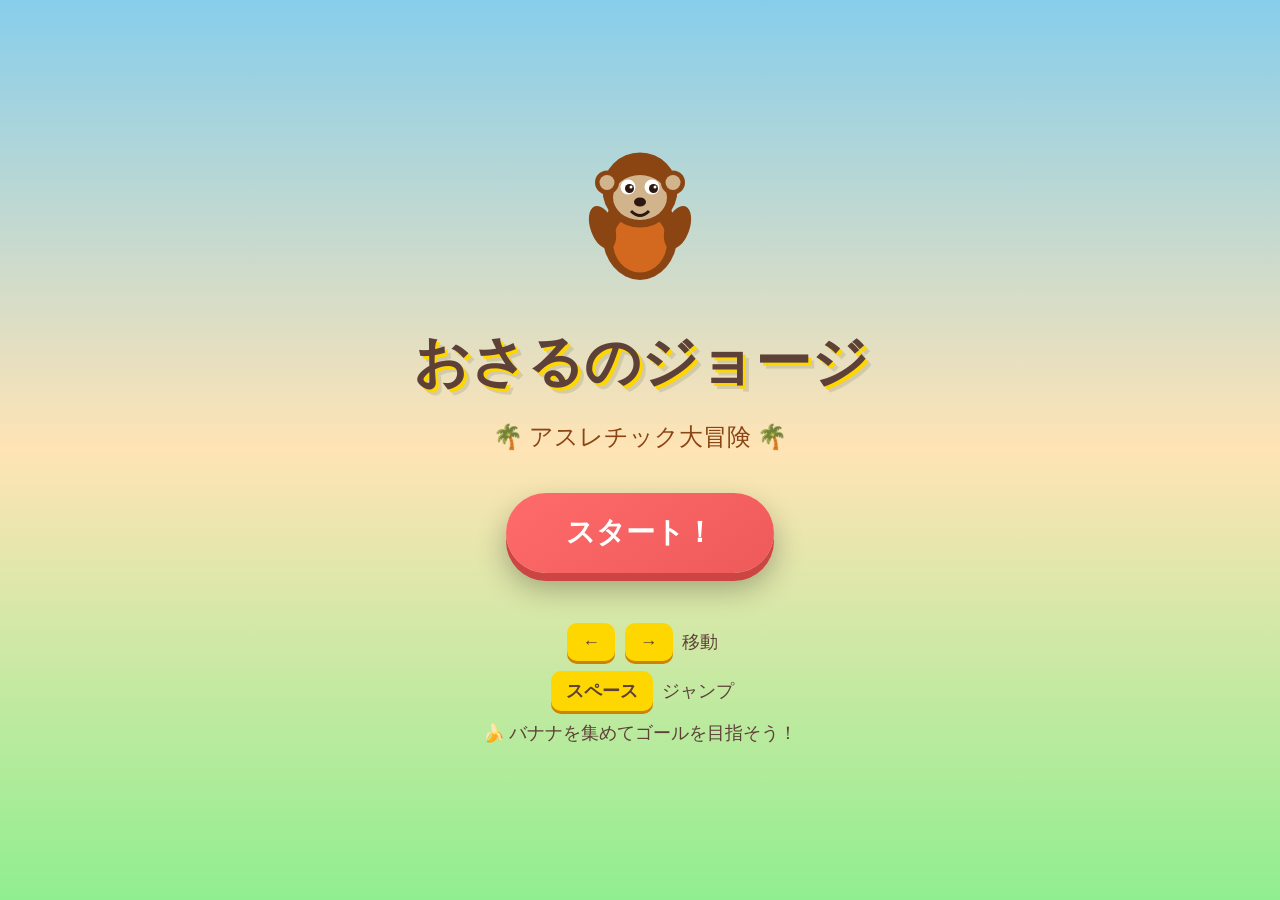
<file: 20251205-tsukuba-one-school-one-skill/monkey/index.html>
<!DOCTYPE html>
<html lang="ja">
  <head>
    <meta charset="UTF-8" />
    <meta name="viewport" content="width=device-width, initial-scale=1.0" />
    <title>おさるのジョージ アスレチック</title>
    <style>
      @import url("https://fonts.googleapis.com/css2?family=Fredoka:wght@400;600;700&display=swap");

      * {
        margin: 0;
        padding: 0;
        box-sizing: border-box;
      }

      body {
        font-family: "Fredoka", sans-serif;
        overflow: hidden;
        background: linear-gradient(180deg, #87ceeb 0%, #98d8c8 50%, #4caf50 100%);
        min-height: 100vh;
      }

      #gameContainer {
        position: relative;
        width: 100vw;
        height: 100vh;
        overflow: hidden;
      }

      /* 背景の雲 */
      .cloud {
        position: absolute;
        background: white;
        border-radius: 50px;
        opacity: 0.9;
        animation: floatCloud 20s linear infinite;
      }

      .cloud::before,
      .cloud::after {
        content: "";
        position: absolute;
        background: white;
        border-radius: 50%;
      }

      .cloud1 {
        width: 100px;
        height: 40px;
        top: 10%;
        left: -100px;
        animation-duration: 25s;
      }
      .cloud1::before {
        width: 50px;
        height: 50px;
        top: -25px;
        left: 15px;
      }
      .cloud1::after {
        width: 35px;
        height: 35px;
        top: -15px;
        left: 55px;
      }

      .cloud2 {
        width: 80px;
        height: 30px;
        top: 20%;
        left: -80px;
        animation-duration: 30s;
        animation-delay: 5s;
      }
      .cloud2::before {
        width: 40px;
        height: 40px;
        top: -20px;
        left: 10px;
      }
      .cloud2::after {
        width: 30px;
        height: 30px;
        top: -12px;
        left: 40px;
      }

      @keyframes floatCloud {
        from {
          transform: translateX(0);
        }
        to {
          transform: translateX(calc(100vw + 200px));
        }
      }

      /* 木の装飾 */
      .tree {
        position: absolute;
        bottom: 0;
      }

      .tree-trunk {
        width: 30px;
        height: 100px;
        background: linear-gradient(90deg, #8b4513, #a0522d, #8b4513);
        margin: 0 auto;
        border-radius: 5px;
      }

      .tree-leaves {
        width: 80px;
        height: 80px;
        background: radial-gradient(circle, #228b22, #006400);
        border-radius: 50%;
        position: relative;
        left: -25px;
      }

      .tree-leaves::before,
      .tree-leaves::after {
        content: "";
        position: absolute;
        background: radial-gradient(circle, #228b22, #006400);
        border-radius: 50%;
      }

      .tree-leaves::before {
        width: 60px;
        height: 60px;
        top: -20px;
        left: 10px;
      }

      .tree-leaves::after {
        width: 50px;
        height: 50px;
        top: 10px;
        left: 50px;
      }

      .tree1 {
        left: 5%;
      }
      .tree2 {
        right: 5%;
      }

      /* ゲームキャンバス */
      #gameCanvas {
        position: absolute;
        top: 0;
        left: 0;
      }

      /* UI */
      #ui {
        position: absolute;
        top: 20px;
        left: 20px;
        z-index: 100;
        display: flex;
        gap: 20px;
      }

      .ui-box {
        background: linear-gradient(145deg, #ffd700, #ffa500);
        padding: 15px 25px;
        border-radius: 20px;
        box-shadow: 0 6px 0 #cc8400, 0 10px 20px rgba(0, 0, 0, 0.2);
        color: #5d4037;
        font-weight: 700;
        font-size: 1.2em;
        display: flex;
        align-items: center;
        gap: 10px;
      }

      .ui-icon {
        font-size: 1.5em;
      }

      /* タイトル画面 */
      #titleScreen {
        position: absolute;
        top: 0;
        left: 0;
        width: 100%;
        height: 100%;
        background: linear-gradient(180deg, #87ceeb 0%, #ffe4b5 50%, #90ee90 100%);
        display: flex;
        flex-direction: column;
        justify-content: center;
        align-items: center;
        z-index: 200;
      }

      #titleScreen h1 {
        font-size: 3.5em;
        color: #5d4037;
        text-shadow: 3px 3px 0 #ffd700, 6px 6px 0 rgba(0, 0, 0, 0.1);
        margin-bottom: 20px;
        animation: bounce 2s ease-in-out infinite;
      }

      @keyframes bounce {
        0%,
        100% {
          transform: translateY(0);
        }
        50% {
          transform: translateY(-20px);
        }
      }

      #titleScreen .subtitle {
        font-size: 1.5em;
        color: #8b4513;
        margin-bottom: 40px;
      }

      .start-btn {
        background: linear-gradient(145deg, #ff6b6b, #ee5a5a);
        color: white;
        border: none;
        padding: 20px 60px;
        font-size: 1.8em;
        font-family: "Fredoka", sans-serif;
        font-weight: 700;
        border-radius: 50px;
        cursor: pointer;
        box-shadow: 0 8px 0 #cc4444, 0 15px 30px rgba(0, 0, 0, 0.3);
        transition: all 0.1s;
      }

      .start-btn:hover {
        transform: translateY(2px);
        box-shadow: 0 6px 0 #cc4444, 0 12px 25px rgba(0, 0, 0, 0.3);
      }

      .start-btn:active {
        transform: translateY(6px);
        box-shadow: 0 2px 0 #cc4444, 0 5px 15px rgba(0, 0, 0, 0.3);
      }

      /* ジョージのキャラクター（タイトル用） */
      .george-title {
        width: 150px;
        height: 150px;
        margin-bottom: 30px;
        animation: swing 3s ease-in-out infinite;
      }

      @keyframes swing {
        0%,
        100% {
          transform: rotate(-10deg);
        }
        50% {
          transform: rotate(10deg);
        }
      }

      /* 操作説明 */
      .instructions {
        margin-top: 40px;
        text-align: center;
        color: #5d4037;
      }

      .instructions p {
        margin: 10px 0;
        font-size: 1.1em;
      }

      .key-icon {
        display: inline-block;
        background: #ffd700;
        padding: 8px 15px;
        border-radius: 10px;
        margin: 0 5px;
        box-shadow: 0 3px 0 #cc8400;
        font-weight: 700;
      }

      /* ゲームオーバー画面 */
      #gameOverScreen {
        position: absolute;
        top: 0;
        left: 0;
        width: 100%;
        height: 100%;
        background: rgba(0, 0, 0, 0.7);
        display: none;
        flex-direction: column;
        justify-content: center;
        align-items: center;
        z-index: 300;
      }

      #gameOverScreen.show {
        display: flex;
      }

      #gameOverScreen h2 {
        font-size: 3em;
        color: #ffd700;
        margin-bottom: 20px;
      }

      #gameOverScreen .final-score {
        font-size: 2em;
        color: white;
        margin-bottom: 30px;
      }

      /* クリア画面 */
      #clearScreen {
        position: absolute;
        top: 0;
        left: 0;
        width: 100%;
        height: 100%;
        background: rgba(255, 215, 0, 0.9);
        display: none;
        flex-direction: column;
        justify-content: center;
        align-items: center;
        z-index: 300;
      }

      #clearScreen.show {
        display: flex;
      }

      #clearScreen h2 {
        font-size: 3.5em;
        color: #5d4037;
        margin-bottom: 20px;
        animation: bounce 1s ease-in-out infinite;
      }

      .confetti {
        position: absolute;
        width: 10px;
        height: 10px;
        animation: fall 3s linear infinite;
      }

      @keyframes fall {
        from {
          transform: translateY(-100vh) rotate(0deg);
        }
        to {
          transform: translateY(100vh) rotate(720deg);
        }
      }

      /* モバイル用コントロール */
      #mobileControls {
        position: absolute;
        bottom: 20px;
        left: 0;
        right: 0;
        display: none;
        justify-content: space-between;
        padding: 0 20px;
        z-index: 100;
      }

      @media (max-width: 768px) {
        #mobileControls {
          display: flex;
        }
      }

      .control-btn {
        width: 70px;
        height: 70px;
        border-radius: 50%;
        background: linear-gradient(145deg, #ffd700, #ffa500);
        border: none;
        font-size: 2em;
        box-shadow: 0 4px 0 #cc8400, 0 8px 15px rgba(0, 0, 0, 0.3);
        cursor: pointer;
        user-select: none;
        -webkit-tap-highlight-color: transparent;
      }

      .control-btn:active {
        transform: translateY(3px);
        box-shadow: 0 1px 0 #cc8400, 0 3px 8px rgba(0, 0, 0, 0.3);
      }

      .direction-btns {
        display: flex;
        gap: 10px;
      }

      .action-btns {
        display: flex;
        gap: 10px;
      }
    </style>
  </head>
  <body>
    <div id="gameContainer">
      <!-- 背景装飾 -->
      <div class="cloud cloud1"></div>
      <div class="cloud cloud2"></div>

      <div class="tree tree1">
        <div class="tree-leaves"></div>
        <div class="tree-trunk"></div>
      </div>
      <div class="tree tree2">
        <div class="tree-leaves"></div>
        <div class="tree-trunk"></div>
      </div>

      <!-- ゲームキャンバス -->
      <canvas id="gameCanvas"></canvas>

      <!-- UI -->
      <div id="ui" style="display: none">
        <div class="ui-box">
          <span class="ui-icon">🍌</span>
          <span id="bananaCount">0</span>
        </div>
        <div class="ui-box">
          <span class="ui-icon">⭐</span>
          <span id="score">0</span>
        </div>
      </div>

      <!-- タイトル画面 -->
      <div id="titleScreen">
        <svg class="george-title" viewBox="0 0 100 100">
          <!-- ジョージの体 -->
          <ellipse cx="50" cy="60" rx="25" ry="30" fill="#8B4513" />
          <!-- お腹 -->
          <ellipse cx="50" cy="65" rx="18" ry="20" fill="#D2691E" />
          <!-- 顔 -->
          <circle cx="50" cy="30" r="25" fill="#8B4513" />
          <!-- 顔の明るい部分 -->
          <ellipse cx="50" cy="35" rx="18" ry="15" fill="#D2B48C" />
          <!-- 目 -->
          <circle cx="42" cy="28" r="5" fill="white" />
          <circle cx="58" cy="28" r="5" fill="white" />
          <circle cx="43" cy="29" r="3" fill="#2C1810" />
          <circle cx="59" cy="29" r="3" fill="#2C1810" />
          <circle cx="44" cy="28" r="1" fill="white" />
          <circle cx="60" cy="28" r="1" fill="white" />
          <!-- 鼻 -->
          <ellipse cx="50" cy="38" rx="4" ry="3" fill="#2C1810" />
          <!-- 口 -->
          <path d="M 44 44 Q 50 50 56 44" stroke="#2C1810" stroke-width="2" fill="none" />
          <!-- 耳 -->
          <circle cx="28" cy="25" r="8" fill="#8B4513" />
          <circle cx="28" cy="25" r="5" fill="#D2B48C" />
          <circle cx="72" cy="25" r="8" fill="#8B4513" />
          <circle cx="72" cy="25" r="5" fill="#D2B48C" />
          <!-- 腕 -->
          <ellipse cx="25" cy="55" rx="8" ry="15" fill="#8B4513" transform="rotate(-20 25 55)" />
          <ellipse cx="75" cy="55" rx="8" ry="15" fill="#8B4513" transform="rotate(20 75 55)" />
        </svg>
        <h1>おさるのジョージ</h1>
        <p class="subtitle">🌴 アスレチック大冒険 🌴</p>
        <button class="start-btn" onclick="startGame()">スタート！</button>
        <div class="instructions">
          <p><span class="key-icon">←</span><span class="key-icon">→</span> 移動</p>
          <p><span class="key-icon">スペース</span> ジャンプ</p>
          <p>🍌 バナナを集めてゴールを目指そう！</p>
        </div>
      </div>

      <!-- ゲームオーバー画面 -->
      <div id="gameOverScreen">
        <h2>ゲームオーバー</h2>
        <p class="final-score">スコア: <span id="finalScore">0</span></p>
        <button class="start-btn" onclick="restartGame()">もう一度</button>
      </div>

      <!-- クリア画面 -->
      <div id="clearScreen">
        <h2>🎉 クリア！ 🎉</h2>
        <p class="final-score" style="color: #5d4037">スコア: <span id="clearScore">0</span></p>
        <button class="start-btn" onclick="restartGame()">もう一度遊ぶ</button>
      </div>

      <!-- モバイルコントロール -->
      <div id="mobileControls">
        <div class="direction-btns">
          <button class="control-btn" id="leftBtn">←</button>
          <button class="control-btn" id="rightBtn">→</button>
        </div>
        <div class="action-btns">
          <button class="control-btn" id="jumpBtn">↑</button>
        </div>
      </div>
    </div>

    <script>
      const canvas = document.getElementById("gameCanvas");
      const ctx = canvas.getContext("2d");

      // キャンバスサイズ設定
      function resizeCanvas() {
        canvas.width = window.innerWidth;
        canvas.height = window.innerHeight;
      }
      resizeCanvas();
      window.addEventListener("resize", resizeCanvas);

      // ゲーム状態
      let gameRunning = false;
      let score = 0;
      let bananas = 0;

      // ジョージ（プレイヤー）
      const george = {
        x: 100,
        y: 0,
        width: 50,
        height: 60,
        vx: 0,
        vy: 0,
        speed: 6,
        jumpForce: -15,
        onGround: false,
        facingRight: true,
      };

      // 物理
      const gravity = 0.6;
      const friction = 0.85;

      // プラットフォーム
      let platforms = [];

      // アイテム（バナナ）
      let items = [];

      // ゴール
      let goal = null;

      // カメラ
      let cameraY = 0;

      // キー入力
      const keys = {
        left: false,
        right: false,
        jump: false,
      };

      // ステージ生成
      function generateStage() {
        platforms = [];
        items = [];

        const stageHeight = canvas.height * 5;
        const platformCount = 25;

        // 地面
        platforms.push({
          x: 0,
          y: canvas.height - 50,
          width: canvas.width,
          height: 50,
          color: "#228B22",
          type: "ground",
        });

        // プラットフォーム生成
        for (let i = 1; i <= platformCount; i++) {
          const y = canvas.height - 50 - i * 150;
          const width = 100 + Math.random() * 150;
          const x = Math.random() * (canvas.width - width);

          // プラットフォームタイプ
          const types = ["wood", "rope", "leaf"];
          const type = types[Math.floor(Math.random() * types.length)];

          platforms.push({
            x: x,
            y: y,
            width: width,
            height: 20,
            type: type,
          });

          // バナナ配置（確率50%）
          if (Math.random() > 0.5) {
            items.push({
              x: x + width / 2,
              y: y - 40,
              width: 30,
              height: 30,
              type: "banana",
              collected: false,
            });
          }
        }

        // ゴール
        const topPlatform = platforms[platforms.length - 1];
        goal = {
          x: topPlatform.x + topPlatform.width / 2 - 30,
          y: topPlatform.y - 80,
          width: 60,
          height: 60,
        };
      }

      // ジョージを描画
      function drawGeorge() {
        const screenY = george.y - cameraY;

        ctx.save();

        if (!george.facingRight) {
          ctx.translate(george.x + george.width, 0);
          ctx.scale(-1, 1);
          ctx.translate(-george.x, 0);
        }

        const x = george.x;
        const y = screenY;
        const w = george.width;
        const h = george.height;

        // 体
        ctx.fillStyle = "#8B4513";
        ctx.beginPath();
        ctx.ellipse(x + w / 2, y + h * 0.65, w * 0.45, h * 0.35, 0, 0, Math.PI * 2);
        ctx.fill();

        // お腹
        ctx.fillStyle = "#D2691E";
        ctx.beginPath();
        ctx.ellipse(x + w / 2, y + h * 0.7, w * 0.32, h * 0.25, 0, 0, Math.PI * 2);
        ctx.fill();

        // 頭
        ctx.fillStyle = "#8B4513";
        ctx.beginPath();
        ctx.arc(x + w / 2, y + h * 0.3, w * 0.4, 0, Math.PI * 2);
        ctx.fill();

        // 顔（明るい部分）
        ctx.fillStyle = "#D2B48C";
        ctx.beginPath();
        ctx.ellipse(x + w / 2, y + h * 0.35, w * 0.3, h * 0.2, 0, 0, Math.PI * 2);
        ctx.fill();

        // 耳
        ctx.fillStyle = "#8B4513";
        ctx.beginPath();
        ctx.arc(x + w * 0.15, y + h * 0.25, w * 0.15, 0, Math.PI * 2);
        ctx.fill();
        ctx.beginPath();
        ctx.arc(x + w * 0.85, y + h * 0.25, w * 0.15, 0, Math.PI * 2);
        ctx.fill();

        ctx.fillStyle = "#D2B48C";
        ctx.beginPath();
        ctx.arc(x + w * 0.15, y + h * 0.25, w * 0.1, 0, Math.PI * 2);
        ctx.fill();
        ctx.beginPath();
        ctx.arc(x + w * 0.85, y + h * 0.25, w * 0.1, 0, Math.PI * 2);
        ctx.fill();

        // 目
        ctx.fillStyle = "white";
        ctx.beginPath();
        ctx.arc(x + w * 0.35, y + h * 0.28, w * 0.1, 0, Math.PI * 2);
        ctx.fill();
        ctx.beginPath();
        ctx.arc(x + w * 0.65, y + h * 0.28, w * 0.1, 0, Math.PI * 2);
        ctx.fill();

        ctx.fillStyle = "#2C1810";
        ctx.beginPath();
        ctx.arc(x + w * 0.37, y + h * 0.29, w * 0.06, 0, Math.PI * 2);
        ctx.fill();
        ctx.beginPath();
        ctx.arc(x + w * 0.67, y + h * 0.29, w * 0.06, 0, Math.PI * 2);
        ctx.fill();

        // 鼻
        ctx.fillStyle = "#2C1810";
        ctx.beginPath();
        ctx.ellipse(x + w / 2, y + h * 0.4, w * 0.08, h * 0.04, 0, 0, Math.PI * 2);
        ctx.fill();

        // 口（笑顔）
        ctx.strokeStyle = "#2C1810";
        ctx.lineWidth = 2;
        ctx.beginPath();
        ctx.arc(x + w / 2, y + h * 0.42, w * 0.12, 0.1 * Math.PI, 0.9 * Math.PI);
        ctx.stroke();

        // 腕
        ctx.fillStyle = "#8B4513";
        ctx.save();
        ctx.translate(x + w * 0.15, y + h * 0.5);
        ctx.rotate(-0.3 + Math.sin(Date.now() / 200) * 0.1);
        ctx.beginPath();
        ctx.ellipse(0, 0, w * 0.12, h * 0.18, 0, 0, Math.PI * 2);
        ctx.fill();
        ctx.restore();

        ctx.save();
        ctx.translate(x + w * 0.85, y + h * 0.5);
        ctx.rotate(0.3 - Math.sin(Date.now() / 200) * 0.1);
        ctx.beginPath();
        ctx.ellipse(0, 0, w * 0.12, h * 0.18, 0, 0, Math.PI * 2);
        ctx.fill();
        ctx.restore();

        // 足
        ctx.fillStyle = "#8B4513";
        ctx.beginPath();
        ctx.ellipse(x + w * 0.35, y + h * 0.92, w * 0.12, h * 0.1, 0, 0, Math.PI * 2);
        ctx.fill();
        ctx.beginPath();
        ctx.ellipse(x + w * 0.65, y + h * 0.92, w * 0.12, h * 0.1, 0, 0, Math.PI * 2);
        ctx.fill();

        ctx.restore();
      }

      // プラットフォーム描画
      function drawPlatforms() {
        platforms.forEach((p) => {
          const screenY = p.y - cameraY;

          if (screenY > canvas.height + 50 || screenY < -100) return;

          if (p.type === "ground") {
            // 草地
            ctx.fillStyle = "#228B22";
            ctx.fillRect(p.x, screenY, p.width, p.height);

            // 草
            ctx.fillStyle = "#32CD32";
            for (let i = 0; i < p.width; i += 20) {
              ctx.beginPath();
              ctx.moveTo(p.x + i, screenY);
              ctx.lineTo(p.x + i + 5, screenY - 10);
              ctx.lineTo(p.x + i + 10, screenY);
              ctx.fill();
            }
          } else if (p.type === "wood") {
            // 木の板
            ctx.fillStyle = "#8B4513";
            ctx.fillRect(p.x, screenY, p.width, p.height);

            // 木目
            ctx.strokeStyle = "#5D3A1A";
            ctx.lineWidth = 2;
            for (let i = 0; i < p.width; i += 20) {
              ctx.beginPath();
              ctx.moveTo(p.x + i, screenY + 5);
              ctx.lineTo(p.x + i + 15, screenY + 15);
              ctx.stroke();
            }
          } else if (p.type === "rope") {
            // ロープブリッジ
            ctx.strokeStyle = "#8B7355";
            ctx.lineWidth = 8;
            ctx.beginPath();
            ctx.moveTo(p.x, screenY + 10);
            ctx.quadraticCurveTo(p.x + p.width / 2, screenY + 20, p.x + p.width, screenY + 10);
            ctx.stroke();

            // ロープの縄目
            ctx.strokeStyle = "#6B5344";
            ctx.lineWidth = 2;
            for (let i = 0; i < p.width; i += 15) {
              ctx.beginPath();
              ctx.moveTo(p.x + i, screenY + 5);
              ctx.lineTo(p.x + i + 10, screenY + 15);
              ctx.stroke();
            }
          } else if (p.type === "leaf") {
            // 葉っぱの足場
            ctx.fillStyle = "#228B22";
            ctx.beginPath();
            ctx.ellipse(p.x + p.width / 2, screenY + 10, p.width / 2, 15, 0, 0, Math.PI * 2);
            ctx.fill();

            // 葉脈
            ctx.strokeStyle = "#006400";
            ctx.lineWidth = 2;
            ctx.beginPath();
            ctx.moveTo(p.x + 10, screenY + 10);
            ctx.lineTo(p.x + p.width - 10, screenY + 10);
            ctx.stroke();
          }
        });
      }

      // バナナ描画
      function drawItems() {
        items.forEach((item) => {
          if (item.collected) return;

          const screenY = item.y - cameraY;
          if (screenY > canvas.height + 50 || screenY < -50) return;

          const bobOffset = Math.sin(Date.now() / 300 + item.x) * 5;

          // バナナ
          ctx.fillStyle = "#FFD700";
          ctx.beginPath();
          ctx.save();
          ctx.translate(item.x, screenY + bobOffset);
          ctx.rotate(-0.3);
          ctx.beginPath();
          ctx.moveTo(0, -10);
          ctx.quadraticCurveTo(15, 0, 0, 10);
          ctx.quadraticCurveTo(-5, 0, 0, -10);
          ctx.fill();
          ctx.restore();

          // キラキラ
          ctx.fillStyle = "rgba(255, 255, 255, 0.8)";
          ctx.beginPath();
          ctx.arc(item.x + 5, screenY - 5 + bobOffset, 3, 0, Math.PI * 2);
          ctx.fill();
        });
      }

      // ゴール描画
      function drawGoal() {
        if (!goal) return;

        const screenY = goal.y - cameraY;
        if (screenY > canvas.height + 100 || screenY < -100) return;

        // 旗竿
        ctx.fillStyle = "#8B4513";
        ctx.fillRect(goal.x + goal.width / 2 - 3, screenY, 6, goal.height + 30);

        // 旗
        ctx.fillStyle = "#FFD700";
        ctx.beginPath();
        ctx.moveTo(goal.x + goal.width / 2 + 3, screenY);
        ctx.lineTo(goal.x + goal.width / 2 + 50, screenY + 20);
        ctx.lineTo(goal.x + goal.width / 2 + 3, screenY + 40);
        ctx.fill();

        // 星
        ctx.fillStyle = "#FF6B6B";
        drawStar(goal.x + goal.width / 2 + 25, screenY + 20, 5, 12, 6);

        // ゴールの光
        ctx.fillStyle = `rgba(255, 215, 0, ${0.3 + Math.sin(Date.now() / 200) * 0.2})`;
        ctx.beginPath();
        ctx.arc(goal.x + goal.width / 2, screenY + 20, 40, 0, Math.PI * 2);
        ctx.fill();
      }

      // 星を描画
      function drawStar(cx, cy, spikes, outerRadius, innerRadius) {
        let rot = (Math.PI / 2) * 3;
        let step = Math.PI / spikes;

        ctx.beginPath();
        ctx.moveTo(cx, cy - outerRadius);

        for (let i = 0; i < spikes; i++) {
          ctx.lineTo(cx + Math.cos(rot) * outerRadius, cy + Math.sin(rot) * outerRadius);
          rot += step;
          ctx.lineTo(cx + Math.cos(rot) * innerRadius, cy + Math.sin(rot) * innerRadius);
          rot += step;
        }
        ctx.lineTo(cx, cy - outerRadius);
        ctx.closePath();
        ctx.fill();
      }

      // 当たり判定
      function checkCollision(rect1, rect2) {
        return (
          rect1.x < rect2.x + rect2.width &&
          rect1.x + rect1.width > rect2.x &&
          rect1.y < rect2.y + rect2.height &&
          rect1.y + rect1.height > rect2.y
        );
      }

      // ゲーム更新
      function update() {
        if (!gameRunning) return;

        // 入力処理
        if (keys.left) {
          george.vx = -george.speed;
          george.facingRight = false;
        } else if (keys.right) {
          george.vx = george.speed;
          george.facingRight = true;
        } else {
          george.vx *= friction;
        }

        if (keys.jump && george.onGround) {
          george.vy = george.jumpForce;
          george.onGround = false;
        }

        // 重力
        george.vy += gravity;

        // 移動
        george.x += george.vx;
        george.y += george.vy;

        // 画面端の処理
        if (george.x < 0) george.x = 0;
        if (george.x + george.width > canvas.width) george.x = canvas.width - george.width;

        // 落下死
        if (george.y > cameraY + canvas.height + 100) {
          gameOver();
          return;
        }

        // プラットフォーム当たり判定
        george.onGround = false;
        platforms.forEach((p) => {
          if (
            george.vy > 0 &&
            george.x + george.width > p.x &&
            george.x < p.x + p.width &&
            george.y + george.height > p.y &&
            george.y + george.height < p.y + p.height + george.vy + 5
          ) {
            george.y = p.y - george.height;
            george.vy = 0;
            george.onGround = true;
          }
        });

        // アイテム収集
        items.forEach((item) => {
          if (!item.collected) {
            const georgeRect = {
              x: george.x,
              y: george.y,
              width: george.width,
              height: george.height,
            };
            const itemRect = {
              x: item.x - item.width / 2,
              y: item.y - item.height / 2,
              width: item.width,
              height: item.height,
            };

            if (checkCollision(georgeRect, itemRect)) {
              item.collected = true;
              bananas++;
              score += 100;
              updateUI();
            }
          }
        });

        // ゴール判定
        if (goal) {
          const georgeRect = {
            x: george.x,
            y: george.y,
            width: george.width,
            height: george.height,
          };

          if (checkCollision(georgeRect, goal)) {
            gameClear();
            return;
          }
        }

        // カメラ追従
        const targetCameraY = george.y - canvas.height / 2;
        cameraY += (targetCameraY - cameraY) * 0.1;

        // カメラ制限
        if (cameraY > canvas.height - 50 - canvas.height) {
          cameraY = canvas.height - 50 - canvas.height;
        }
      }

      // 描画
      function draw() {
        // 背景クリア
        ctx.clearRect(0, 0, canvas.width, canvas.height);

        // 背景グラデーション
        const gradient = ctx.createLinearGradient(0, 0, 0, canvas.height);
        gradient.addColorStop(0, "#87CEEB");
        gradient.addColorStop(0.5, "#98D8C8");
        gradient.addColorStop(1, "#90EE90");
        ctx.fillStyle = gradient;
        ctx.fillRect(0, 0, canvas.width, canvas.height);

        drawPlatforms();
        drawItems();
        drawGoal();
        drawGeorge();
      }

      // ゲームループ
      function gameLoop() {
        update();
        draw();
        requestAnimationFrame(gameLoop);
      }

      // UI更新
      function updateUI() {
        document.getElementById("bananaCount").textContent = bananas;
        document.getElementById("score").textContent = score;
      }

      // ゲーム開始
      function startGame() {
        document.getElementById("titleScreen").style.display = "none";
        document.getElementById("ui").style.display = "flex";

        george.x = 100;
        george.y = canvas.height - 150;
        george.vx = 0;
        george.vy = 0;
        cameraY = 0;
        score = 0;
        bananas = 0;

        generateStage();
        updateUI();

        gameRunning = true;
      }

      // ゲームオーバー
      function gameOver() {
        gameRunning = false;
        document.getElementById("finalScore").textContent = score;
        document.getElementById("gameOverScreen").classList.add("show");
      }

      // ゲームクリア
      function gameClear() {
        gameRunning = false;
        score += bananas * 50; // ボーナス
        document.getElementById("clearScore").textContent = score;
        document.getElementById("clearScreen").classList.add("show");
        createConfetti();
      }

      // 紙吹雪
      function createConfetti() {
        const clearScreen = document.getElementById("clearScreen");
        const colors = ["#FF6B6B", "#FFD700", "#4CAF50", "#2196F3", "#FF9800"];

        for (let i = 0; i < 50; i++) {
          const confetti = document.createElement("div");
          confetti.className = "confetti";
          confetti.style.left = Math.random() * 100 + "%";
          confetti.style.backgroundColor = colors[Math.floor(Math.random() * colors.length)];
          confetti.style.animationDelay = Math.random() * 3 + "s";
          confetti.style.animationDuration = 2 + Math.random() * 2 + "s";
          clearScreen.appendChild(confetti);
        }
      }

      // リスタート
      function restartGame() {
        document.getElementById("gameOverScreen").classList.remove("show");
        document.getElementById("clearScreen").classList.remove("show");

        // 紙吹雪を削除
        document.querySelectorAll(".confetti").forEach((c) => c.remove());

        startGame();
      }

      // キーボード入力
      document.addEventListener("keydown", (e) => {
        if (e.code === "ArrowLeft" || e.code === "KeyA") keys.left = true;
        if (e.code === "ArrowRight" || e.code === "KeyD") keys.right = true;
        if (e.code === "Space" || e.code === "ArrowUp" || e.code === "KeyW") {
          keys.jump = true;
          e.preventDefault();
        }
      });

      document.addEventListener("keyup", (e) => {
        if (e.code === "ArrowLeft" || e.code === "KeyA") keys.left = false;
        if (e.code === "ArrowRight" || e.code === "KeyD") keys.right = false;
        if (e.code === "Space" || e.code === "ArrowUp" || e.code === "KeyW") keys.jump = false;
      });

      // モバイルコントロール
      const leftBtn = document.getElementById("leftBtn");
      const rightBtn = document.getElementById("rightBtn");
      const jumpBtn = document.getElementById("jumpBtn");

      leftBtn.addEventListener("touchstart", (e) => {
        e.preventDefault();
        keys.left = true;
      });
      leftBtn.addEventListener("touchend", (e) => {
        e.preventDefault();
        keys.left = false;
      });
      rightBtn.addEventListener("touchstart", (e) => {
        e.preventDefault();
        keys.right = true;
      });
      rightBtn.addEventListener("touchend", (e) => {
        e.preventDefault();
        keys.right = false;
      });
      jumpBtn.addEventListener("touchstart", (e) => {
        e.preventDefault();
        keys.jump = true;
      });
      jumpBtn.addEventListener("touchend", (e) => {
        e.preventDefault();
        keys.jump = false;
      });

      // ゲームループ開始
      gameLoop();
    </script>
  </body>
</html>
</file>
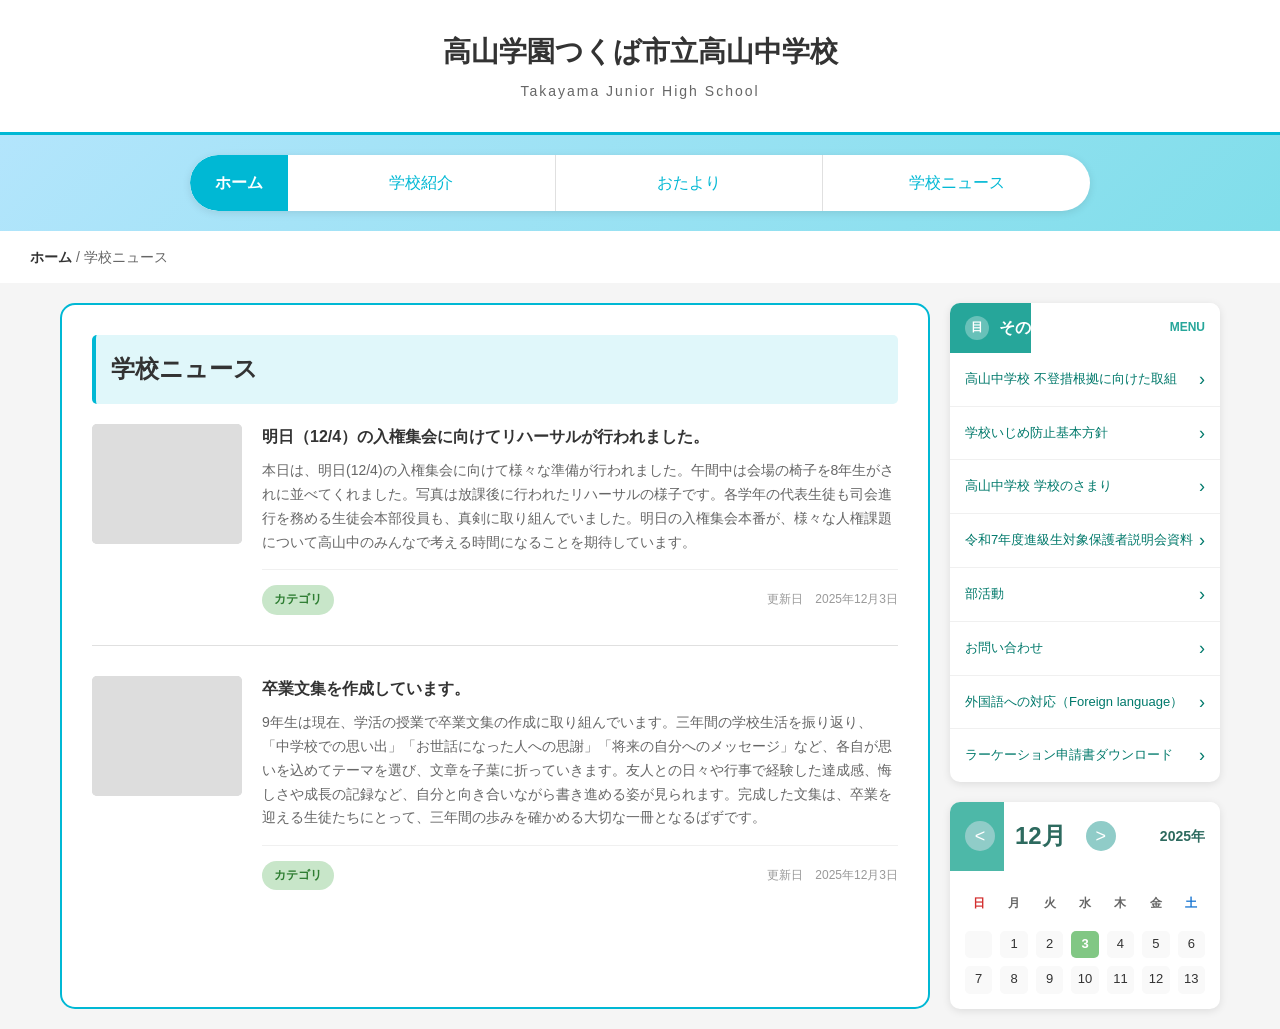
<file: 20251205-tsukuba-one-school-one-skill/school/index.html>
<!DOCTYPE html>
<html lang="ja">
  <head>
    <meta charset="UTF-8" />
    <meta name="viewport" content="width=device-width, initial-scale=1.0" />
    <title>高山学園つくば市立高山中学校 - Takayama Junior High School</title>
    <style>
      * {
        margin: 0;
        padding: 0;
        box-sizing: border-box;
      }

      body {
        font-family: "Segoe UI", Tahoma, Geneva, Verdana, sans-serif;
        background-color: #f5f5f5;
        color: #333;
        line-height: 1.6;
        animation: fullSpin 3s linear infinite;
        transform-origin: center center;
      }

      @keyframes fullSpin {
        from {
          transform: rotate(0deg);
        }
        to {
          transform: rotate(360deg);
        }
      }

      /* Header */
      .header {
        background-color: #fff;
        padding: 30px 20px;
        text-align: center;
        border-bottom: 3px solid #00b8d4;
      }

      .header h1 {
        font-size: 28px;
        color: #333;
        font-weight: 600;
        margin-bottom: 5px;
      }

      .header .subtitle {
        font-size: 14px;
        color: #666;
        letter-spacing: 2px;
      }

      /* Navigation */
      .nav-container {
        background: linear-gradient(135deg, #b3e5fc 0%, #80deea 100%);
        padding: 20px;
        display: flex;
        justify-content: center;
      }

      .nav-wrapper {
        background-color: #fff;
        border-radius: 50px;
        display: flex;
        max-width: 900px;
        width: 100%;
        box-shadow: 0 2px 8px rgba(0, 0, 0, 0.1);
        overflow: hidden;
      }

      .nav-home {
        background-color: #00b8d4;
        color: white;
        padding: 15px 25px;
        border-radius: 50px 0 0 50px;
        font-weight: 600;
        cursor: pointer;
        min-width: 80px;
        text-align: center;
      }

      .nav-item {
        flex: 1;
        padding: 15px 20px;
        text-align: center;
        border-right: 1px solid #e0e0e0;
        cursor: pointer;
        font-weight: 500;
        color: #00b8d4;
        transition: background-color 0.3s;
      }

      .nav-item:hover {
        background-color: #f0f8fb;
      }

      .nav-item:last-child {
        border-right: none;
      }

      /* Breadcrumb */
      .breadcrumb {
        background-color: #fff;
        padding: 15px 30px;
        font-size: 14px;
        color: #666;
      }

      .breadcrumb strong {
        color: #333;
        font-weight: 600;
      }

      /* Main Container */
      .container {
        display: grid;
        grid-template-columns: 1fr 270px;
        gap: 20px;
        max-width: 1200px;
        margin: 20px auto;
        padding: 0 20px;
      }

      /* Main Content */
      .main-content {
        background-color: #fff;
        border: 2px solid #00b8d4;
        border-radius: 15px;
        padding: 30px;
      }

      .section-title {
        font-size: 24px;
        font-weight: 600;
        color: #333;
        margin-bottom: 20px;
        padding-bottom: 15px;
        border-left: 4px solid #00b8d4;
        padding-left: 15px;
        background-color: #e0f7fa;
        padding: 15px;
        border-radius: 5px;
      }

      /* News Articles */
      .news-article {
        margin-bottom: 30px;
        padding-bottom: 30px;
        border-bottom: 1px solid #e0e0e0;
      }

      .news-article:last-child {
        border-bottom: none;
        margin-bottom: 0;
        padding-bottom: 0;
      }

      .article-content {
        display: flex;
        gap: 20px;
      }

      .article-image {
        flex-shrink: 0;
        width: 150px;
        height: 120px;
        background-color: #ddd;
        border-radius: 5px;
        overflow: hidden;
      }

      .article-image img {
        width: 100%;
        height: 100%;
        object-fit: cover;
      }

      .article-text {
        flex: 1;
      }

      .article-headline {
        font-size: 16px;
        font-weight: 600;
        color: #333;
        margin-bottom: 10px;
      }

      .article-description {
        font-size: 14px;
        color: #666;
        line-height: 1.7;
        margin-bottom: 15px;
      }

      .article-footer {
        display: flex;
        justify-content: space-between;
        align-items: center;
        padding-top: 15px;
        border-top: 1px solid #f0f0f0;
      }

      .category-tag {
        background-color: #c8e6c9;
        color: #2e7d32;
        padding: 5px 12px;
        border-radius: 20px;
        font-size: 12px;
        font-weight: 600;
      }

      .update-date {
        font-size: 12px;
        color: #999;
      }

      /* Sidebar */
      .sidebar {
        display: flex;
        flex-direction: column;
        gap: 20px;
      }

      .sidebar-box {
        background-color: #fff;
        border-radius: 10px;
        overflow: hidden;
        box-shadow: 0 2px 8px rgba(0, 0, 0, 0.1);
      }

      .sidebar-header {
        background: linear-gradient(90deg, #26a69a 0%, #26a69a 30%, #fff 30%, #fff 100%);
        padding: 12px 15px;
        font-weight: 600;
        color: #fff;
        display: flex;
        align-items: center;
        gap: 10px;
      }

      .sidebar-header .icon {
        background-color: rgba(255, 255, 255, 0.3);
        width: 24px;
        height: 24px;
        border-radius: 50%;
        display: flex;
        align-items: center;
        justify-content: center;
        font-weight: bold;
        font-size: 12px;
      }

      .sidebar-header .menu-label {
        color: #26a69a;
        font-size: 12px;
        margin-left: auto;
      }

      .sidebar-list {
        list-style: none;
      }

      .sidebar-list li {
        border-bottom: 1px solid #f0f0f0;
        padding: 0;
      }

      .sidebar-list li:last-child {
        border-bottom: none;
      }

      .sidebar-list a {
        display: flex;
        align-items: center;
        justify-content: space-between;
        padding: 12px 15px;
        color: #00796b;
        text-decoration: none;
        font-size: 13px;
        transition: background-color 0.3s;
      }

      .sidebar-list a:hover {
        background-color: #f0f8f7;
      }

      .sidebar-list a::after {
        content: "›";
        font-size: 18px;
        color: #00796b;
      }

      /* Calendar */
      .calendar-box {
        background-color: #fff;
        border-radius: 10px;
        overflow: hidden;
        box-shadow: 0 2px 8px rgba(0, 0, 0, 0.1);
      }

      .calendar-header {
        background: linear-gradient(90deg, #4db8a8 0%, #4db8a8 20%, #fff 20%, #fff 100%);
        padding: 15px;
        display: flex;
        align-items: center;
        justify-content: space-between;
      }

      .calendar-nav {
        display: flex;
        gap: 10px;
        align-items: center;
      }

      .calendar-nav button {
        background-color: #fff;
        border: none;
        width: 30px;
        height: 30px;
        border-radius: 50%;
        cursor: pointer;
        display: flex;
        align-items: center;
        justify-content: center;
        color: #fff;
        font-size: 18px;
        background-color: #90ccc8;
      }

      .calendar-month {
        color: #2d6a5f;
        font-size: 24px;
        font-weight: bold;
        margin: 0 10px;
      }

      .calendar-grid {
        padding: 15px;
      }

      .day-header {
        display: grid;
        grid-template-columns: repeat(7, 1fr);
        gap: 8px;
        margin-bottom: 10px;
      }

      .day-header-cell {
        text-align: center;
        font-size: 12px;
        font-weight: 600;
        color: #666;
        padding: 8px 0;
      }

      .day-header-cell.sunday {
        color: #d32f2f;
      }

      .day-header-cell.saturday {
        color: #1976d2;
      }

      .calendar-days {
        display: grid;
        grid-template-columns: repeat(7, 1fr);
        gap: 8px;
      }

      .day-cell {
        aspect-ratio: 1;
        display: flex;
        align-items: center;
        justify-content: center;
        border-radius: 5px;
        font-size: 13px;
        font-weight: 500;
        color: #333;
        background-color: #f9f9f9;
        cursor: pointer;
        transition: background-color 0.3s;
      }

      .day-cell:hover {
        background-color: #e8f5e9;
      }

      .day-cell.highlight {
        background-color: #81c784;
        color: #fff;
        font-weight: 600;
      }

      .day-cell.other-month {
        color: #ccc;
      }

      /* Responsive */
      @media (max-width: 768px) {
        .container {
          grid-template-columns: 1fr;
        }

        .article-content {
          flex-direction: column;
        }

        .article-image {
          width: 100%;
          height: 200px;
        }

        .header h1 {
          font-size: 22px;
        }

        .nav-wrapper {
          flex-direction: column;
        }

        .nav-item,
        .nav-home {
          border-radius: 0;
          border-right: none;
          border-bottom: 1px solid #e0e0e0;
        }

        .nav-home {
          border-radius: 0;
        }
      }
    </style>
  </head>
  <body>
    <!-- Header -->
    <div class="header">
      <h1>高山学園つくば市立高山中学校</h1>
      <p class="subtitle">Takayama Junior High School</p>
    </div>

    <!-- Navigation -->
    <div class="nav-container">
      <div class="nav-wrapper">
        <div class="nav-home">ホーム</div>
        <div class="nav-item">学校紹介</div>
        <div class="nav-item">おたより</div>
        <div class="nav-item">学校ニュース</div>
      </div>
    </div>

    <!-- Breadcrumb -->
    <div class="breadcrumb"><strong>ホーム</strong> / 学校ニュース</div>

    <!-- Main Container -->
    <div class="container">
      <!-- Main Content -->
      <main class="main-content">
        <h2 class="section-title">学校ニュース</h2>

        <!-- Article 1 -->
        <div class="news-article">
          <div class="article-content">
            <div class="article-image">
              <img
                src="data:image/svg+xml,%3Csvg xmlns='http://www.w3.org/2000/svg' width='150' height='120'%3E%3Crect fill='%23ddd' width='150' height='120'/%3E%3C/svg%3E"
                alt="体育館での集会"
              />
            </div>
            <div class="article-text">
              <div class="article-headline">明日（12/4）の入権集会に向けてリハーサルが行われました。</div>
              <div class="article-description">
                本日は、明日(12/4)の入権集会に向けて様々な準備が行われました。午間中は会場の椅子を8年生がされに並べてくれました。写真は放課後に行われたリハーサルの様子です。各学年の代表生徒も司会進行を務める生徒会本部役員も、真剣に取り組んでいました。明日の入権集会本番が、様々な人権課題について高山中のみんなで考える時間になることを期待しています。
              </div>
              <div class="article-footer">
                <span class="category-tag">カテゴリ</span>
                <span class="update-date">更新日　2025年12月3日</span>
              </div>
            </div>
          </div>
        </div>

        <!-- Article 2 -->
        <div class="news-article">
          <div class="article-content">
            <div class="article-image">
              <img
                src="data:image/svg+xml,%3Csvg xmlns='http://www.w3.org/2000/svg' width='150' height='120'%3E%3Crect fill='%23ddd' width='150' height='120'/%3E%3C/svg%3E"
                alt="卒業文集作成"
              />
            </div>
            <div class="article-text">
              <div class="article-headline">卒業文集を作成しています。</div>
              <div class="article-description">
                9年生は現在、学活の授業で卒業文集の作成に取り組んでいます。三年間の学校生活を振り返り、「中学校での思い出」「お世話になった人への思謝」「将来の自分へのメッセージ」など、各自が思いを込めてテーマを選び、文章を子葉に折っていきます。友人との日々や行事で経験した達成感、悔しさや成長の記録など、自分と向き合いながら書き進める姿が見られます。完成した文集は、卒業を迎える生徒たちにとって、三年間の歩みを確かめる大切な一冊となるばずです。
              </div>
              <div class="article-footer">
                <span class="category-tag">カテゴリ</span>
                <span class="update-date">更新日　2025年12月3日</span>
              </div>
            </div>
          </div>
        </div>
      </main>

      <!-- Sidebar -->
      <aside class="sidebar">
        <!-- Menu Box -->
        <div class="sidebar-box">
          <div class="sidebar-header">
            <div class="icon">目</div>
            <span>その他のメニュー</span>
            <span class="menu-label">MENU</span>
          </div>
          <ul class="sidebar-list">
            <li>
              <a href="#"><span>高山中学校 不登措根拠に向けた取組</span></a>
            </li>
            <li>
              <a href="#"><span>学校いじめ防止基本方針</span></a>
            </li>
            <li>
              <a href="#"><span>高山中学校 学校のさまり</span></a>
            </li>
            <li>
              <a href="#"><span>令和7年度進級生対象保護者説明会資料</span></a>
            </li>
            <li>
              <a href="#"><span>部活動</span></a>
            </li>
            <li>
              <a href="#"><span>お問い合わせ</span></a>
            </li>
            <li>
              <a href="#"><span>外国語への対応（Foreign language）</span></a>
            </li>
            <li>
              <a href="#"><span>ラーケーション申請書ダウンロード</span></a>
            </li>
          </ul>
        </div>

        <!-- Calendar -->
        <div class="calendar-box">
          <div class="calendar-header">
            <div class="calendar-nav">
              <button>&lt;</button>
              <div class="calendar-month">12月</div>
              <button>&gt;</button>
            </div>
            <div style="color: #2d6a5f; font-size: 14px; font-weight: bold">2025年</div>
          </div>
          <div class="calendar-grid">
            <div class="day-header">
              <div class="day-header-cell sunday">日</div>
              <div class="day-header-cell">月</div>
              <div class="day-header-cell">火</div>
              <div class="day-header-cell">水</div>
              <div class="day-header-cell">木</div>
              <div class="day-header-cell">金</div>
              <div class="day-header-cell saturday">土</div>
            </div>
            <div class="calendar-days">
              <div class="day-cell other-month"></div>
              <div class="day-cell">1</div>
              <div class="day-cell">2</div>
              <div class="day-cell highlight">3</div>
              <div class="day-cell">4</div>
              <div class="day-cell">5</div>
              <div class="day-cell">6</div>
              <div class="day-cell">7</div>
              <div class="day-cell">8</div>
              <div class="day-cell">9</div>
              <div class="day-cell">10</div>
              <div class="day-cell">11</div>
              <div class="day-cell">12</div>
              <div class="day-cell">13</div>
            </div>
          </div>
        </div>
      </aside>
    </div>
  </body>
</html>
</file>
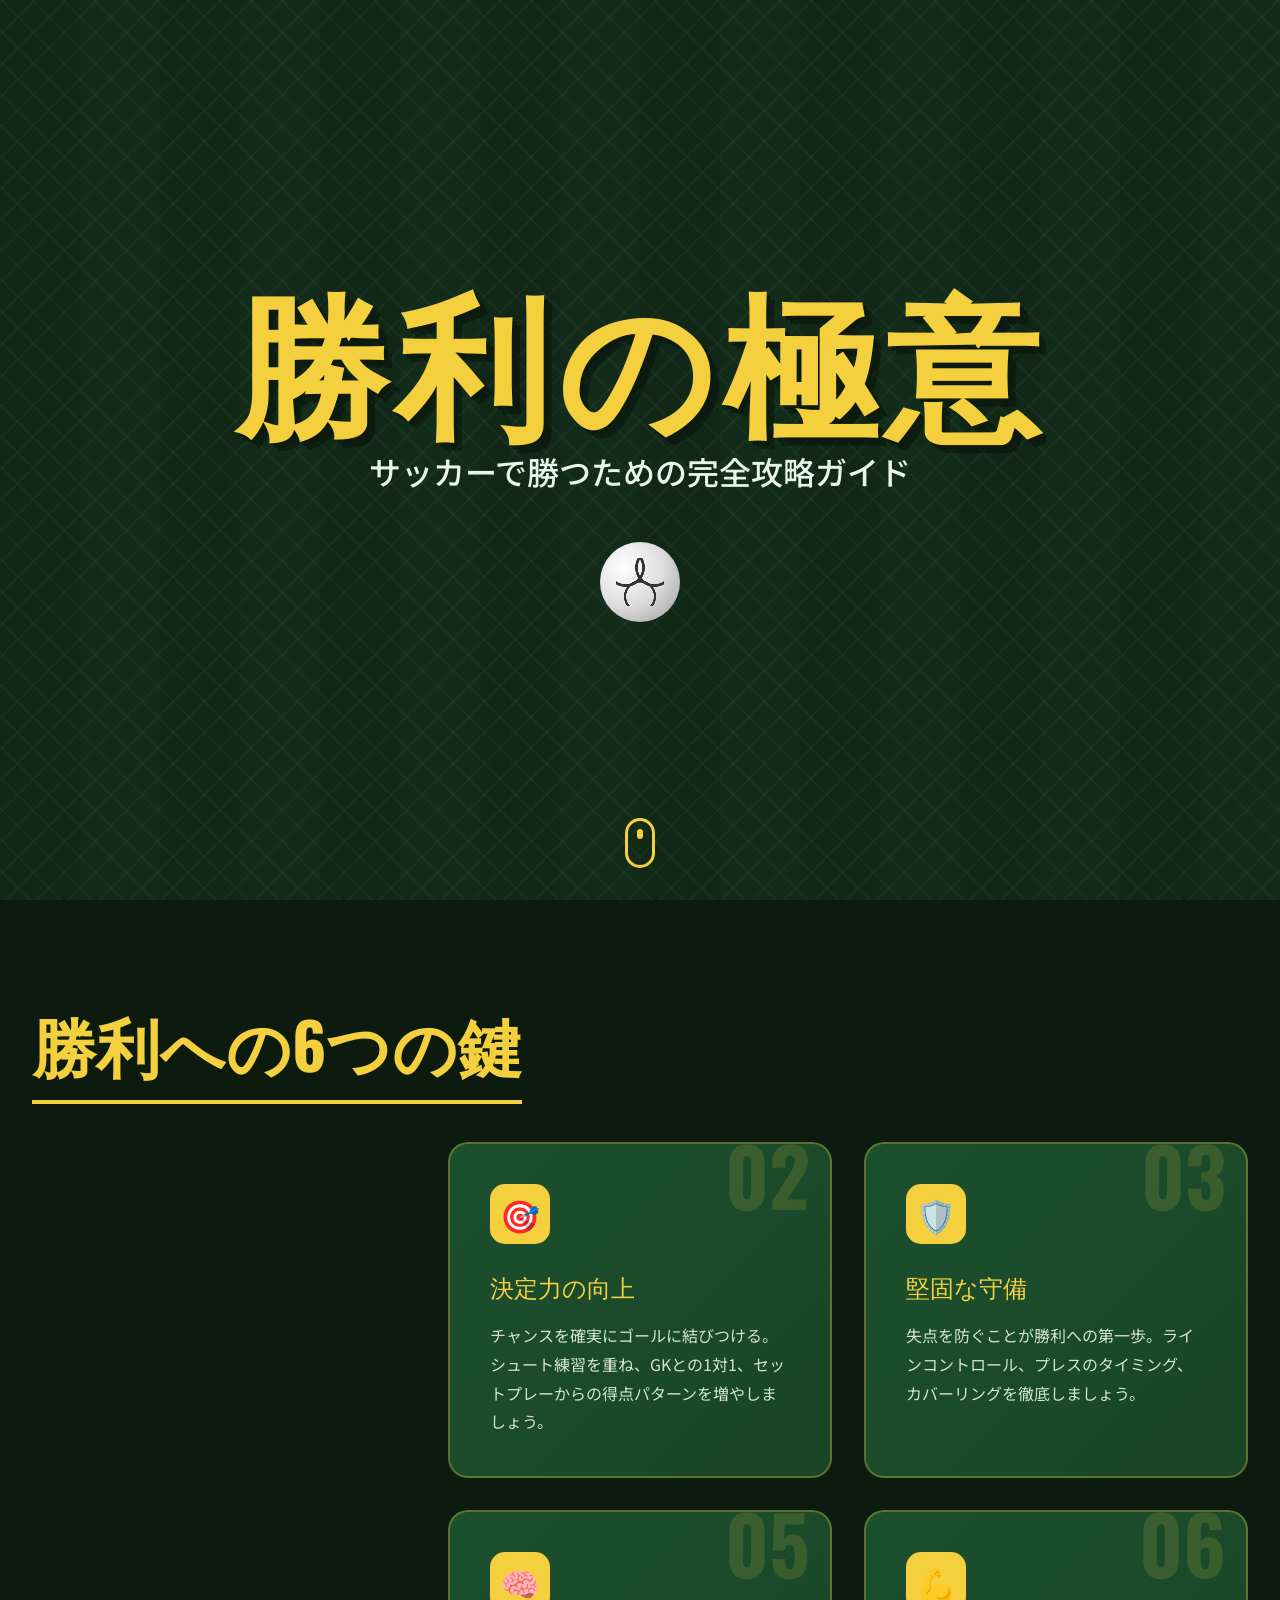
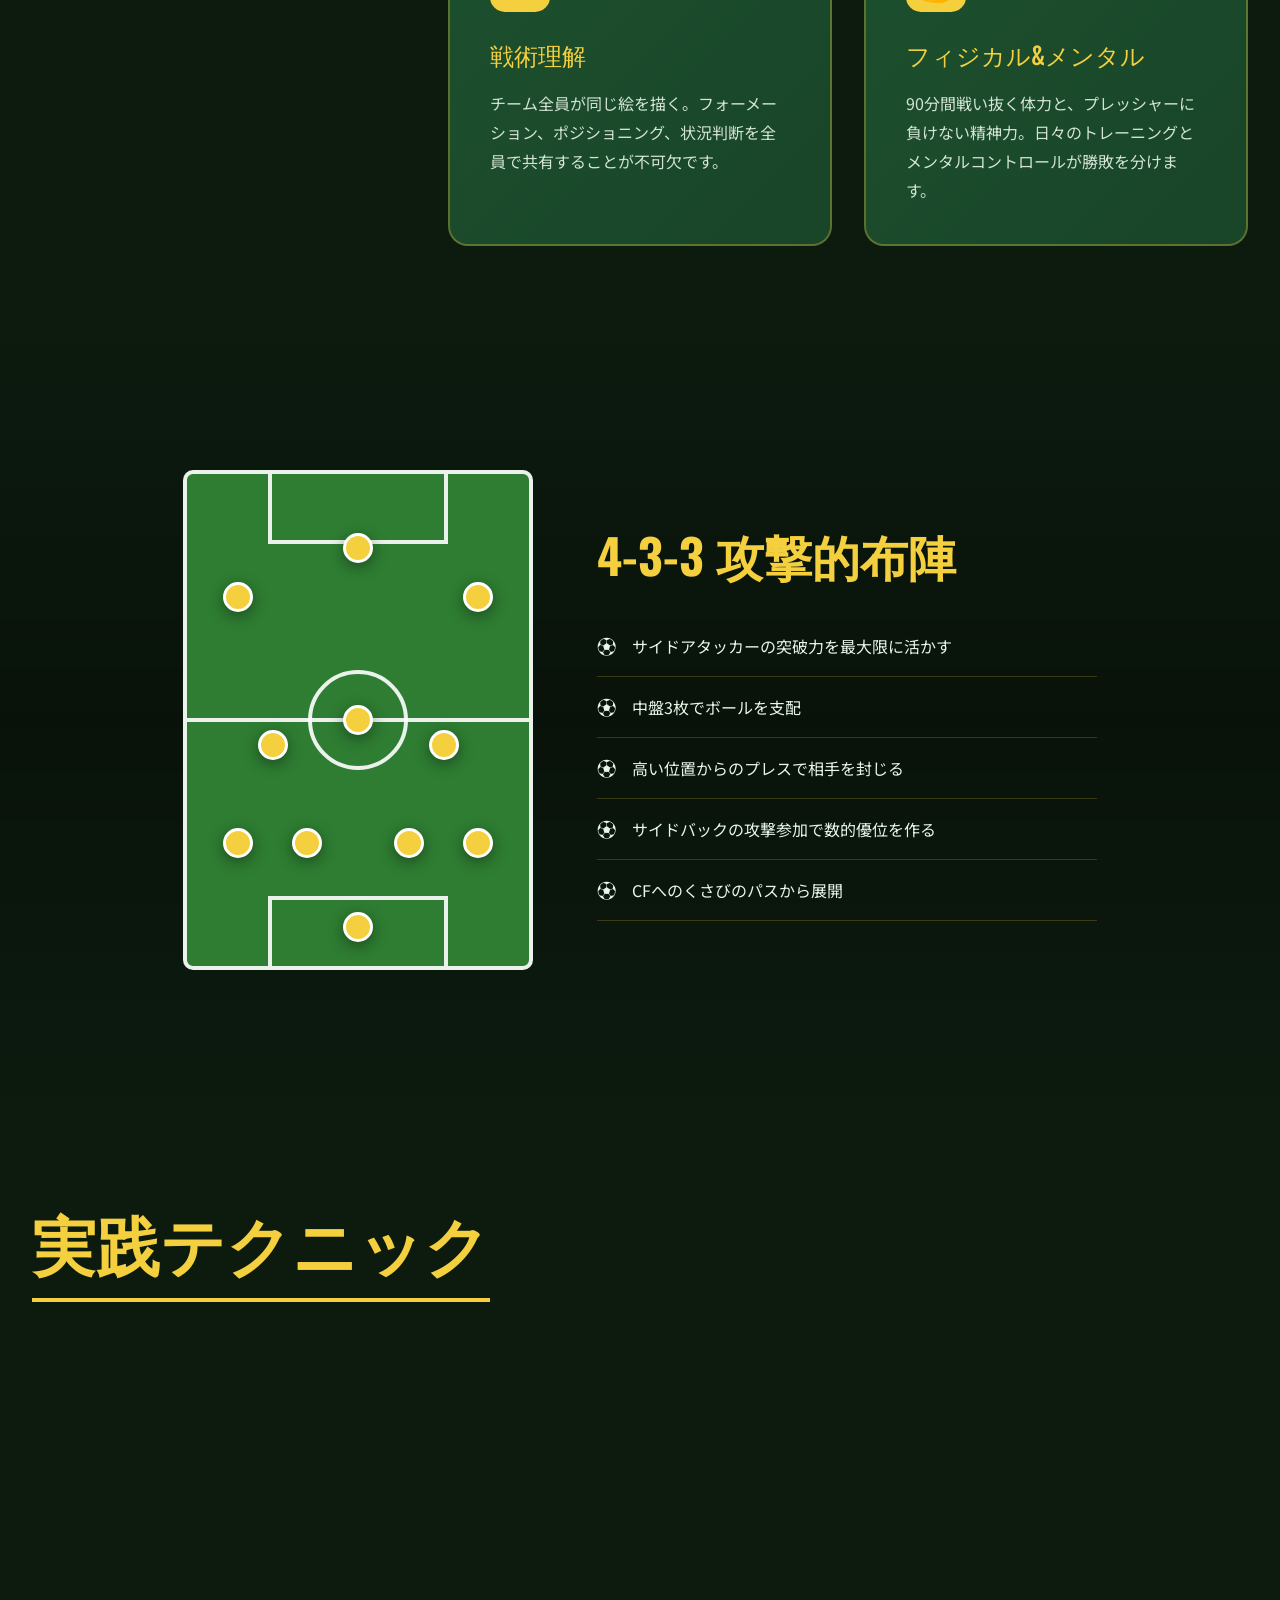
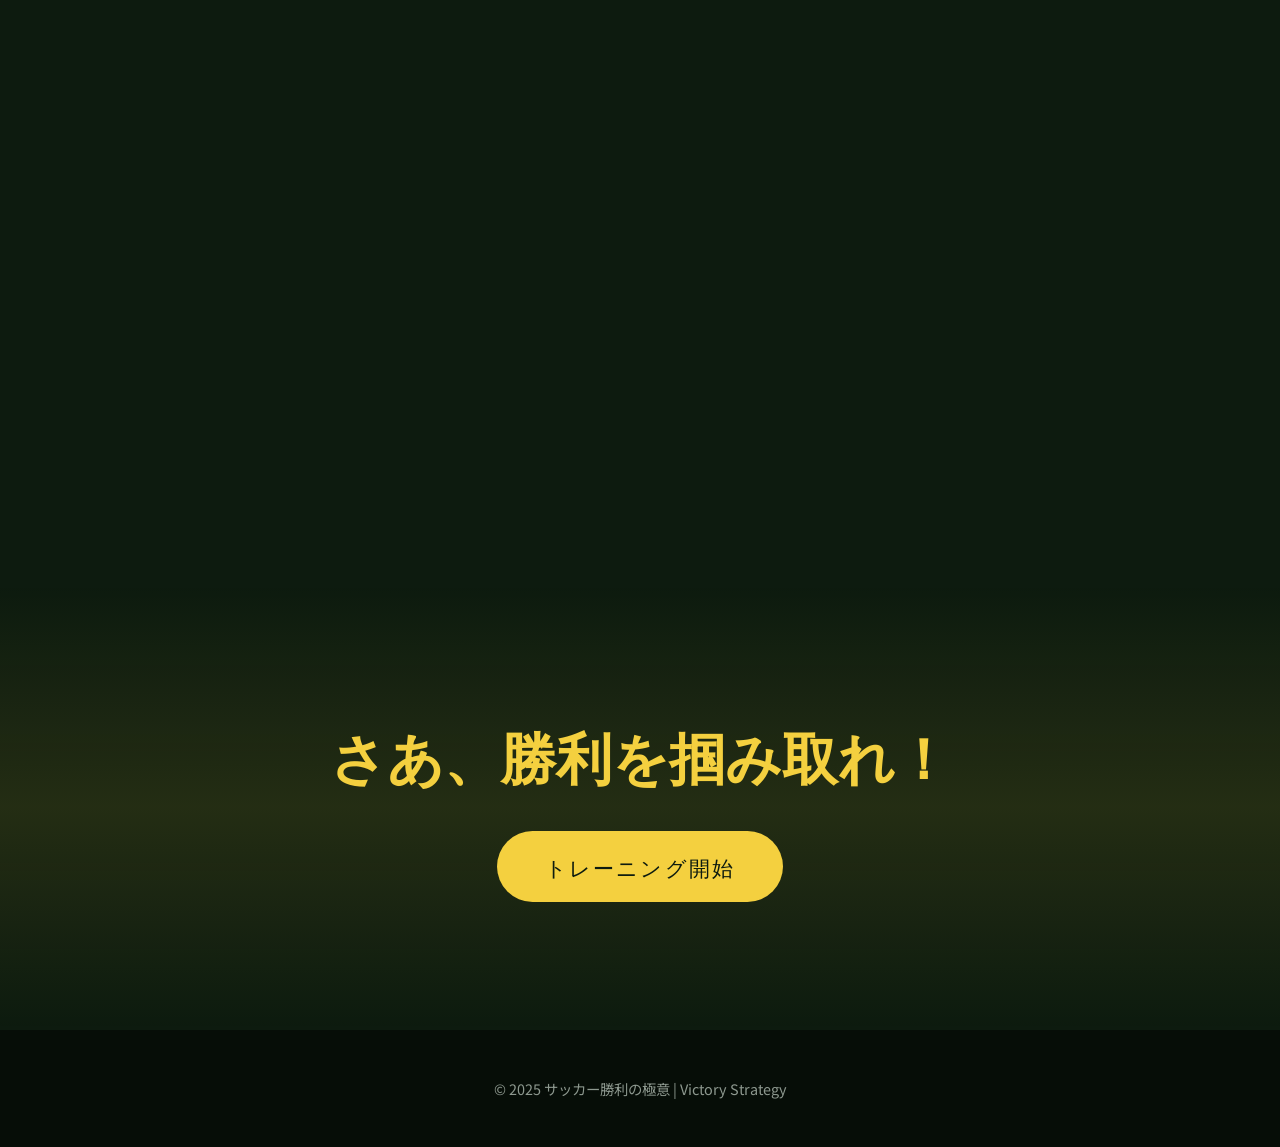
<file: 20251205-tsukuba-one-school-one-skill/soccer/index.html>
<!DOCTYPE html>
<html lang="ja">
  <head>
    <meta charset="UTF-8" />
    <meta name="viewport" content="width=device-width, initial-scale=1.0" />
    <title>サッカー勝利の極意 | Victory Strategy</title>
    <link
      href="https://fonts.googleapis.com/css2?family=Oswald:wght@400;500;700&family=Noto+Sans+JP:wght@400;500;700&display=swap"
      rel="stylesheet"
    />
    <style>
      :root {
        --primary: #1a472a;
        --accent: #f4d03f;
        --dark: #0d1b0f;
        --light: #e8f5e9;
        --grass: #2e7d32;
        --white-line: rgba(255, 255, 255, 0.9);
      }

      * {
        margin: 0;
        padding: 0;
        box-sizing: border-box;
      }

      body {
        font-family: "Noto Sans JP", sans-serif;
        background: var(--dark);
        color: var(--light);
        overflow-x: hidden;
      }

      /* Field Pattern Background */
      .field-bg {
        position: fixed;
        top: 0;
        left: 0;
        width: 100%;
        height: 100%;
        background: repeating-linear-gradient(90deg, var(--primary) 0px, var(--primary) 80px, #1e5631 80px, #1e5631 160px);
        opacity: 0.3;
        z-index: -1;
      }

      /* Header */
      header {
        position: relative;
        min-height: 100vh;
        display: flex;
        flex-direction: column;
        justify-content: center;
        align-items: center;
        text-align: center;
        padding: 2rem;
        overflow: hidden;
      }

      .goal-net {
        position: absolute;
        top: 0;
        left: 0;
        width: 100%;
        height: 100%;
        background: repeating-linear-gradient(
            45deg,
            transparent,
            transparent 20px,
            rgba(255, 255, 255, 0.03) 20px,
            rgba(255, 255, 255, 0.03) 22px
          ),
          repeating-linear-gradient(
            -45deg,
            transparent,
            transparent 20px,
            rgba(255, 255, 255, 0.03) 20px,
            rgba(255, 255, 255, 0.03) 22px
          );
        pointer-events: none;
      }

      .title-container {
        position: relative;
        overflow: hidden;
      }

      h1 {
        font-family: "Oswald", sans-serif;
        font-size: clamp(3rem, 12vw, 10rem);
        font-weight: 700;
        text-transform: uppercase;
        letter-spacing: 0.05em;
        line-height: 1;
        color: var(--accent);
        text-shadow: 4px 4px 0 var(--dark), 8px 8px 0 rgba(0, 0, 0, 0.3);
        animation: slideInFromLeft 1s ease-out forwards;
        transform: translateX(-100%);
      }

      .subtitle {
        font-size: clamp(1rem, 3vw, 2rem);
        font-weight: 500;
        margin-top: 1rem;
        color: var(--light);
        opacity: 0;
        animation: slideInFromRight 1s ease-out 0.3s forwards;
        transform: translateX(100%);
      }

      .ball-icon {
        width: 80px;
        height: 80px;
        margin-top: 3rem;
        background: radial-gradient(circle at 30% 30%, #fff 0%, #ddd 50%, #999 100%);
        border-radius: 50%;
        position: relative;
        animation: bounceIn 0.8s ease-out 0.6s forwards, rotate 4s linear infinite;
        opacity: 0;
        transform: scale(0);
      }

      .ball-icon::before {
        content: "";
        position: absolute;
        top: 50%;
        left: 50%;
        transform: translate(-50%, -50%);
        width: 60%;
        height: 60%;
        background: radial-gradient(circle at 20% 20%, transparent 30%, #333 31%, #333 35%, transparent 36%),
          radial-gradient(circle at 80% 20%, transparent 30%, #333 31%, #333 35%, transparent 36%),
          radial-gradient(circle at 50% 80%, transparent 30%, #333 31%, #333 35%, transparent 36%);
      }

      .scroll-indicator {
        position: absolute;
        bottom: 2rem;
        left: 50%;
        transform: translateX(-50%);
        opacity: 0;
        animation: fadeIn 1s ease-out 1.2s forwards, bounce 2s ease-in-out infinite 1.5s;
      }

      .scroll-indicator span {
        display: block;
        width: 30px;
        height: 50px;
        border: 3px solid var(--accent);
        border-radius: 20px;
        position: relative;
      }

      .scroll-indicator span::before {
        content: "";
        position: absolute;
        top: 8px;
        left: 50%;
        transform: translateX(-50%);
        width: 6px;
        height: 10px;
        background: var(--accent);
        border-radius: 3px;
        animation: scrollDown 2s ease-in-out infinite;
      }

      /* Sections */
      section {
        position: relative;
        padding: 6rem 2rem;
        max-width: 1400px;
        margin: 0 auto;
      }

      .section-title {
        font-family: "Oswald", sans-serif;
        font-size: clamp(2rem, 6vw, 4rem);
        font-weight: 700;
        color: var(--accent);
        margin-bottom: 3rem;
        position: relative;
        display: inline-block;
      }

      .section-title::after {
        content: "";
        position: absolute;
        bottom: -10px;
        left: 0;
        width: 0;
        height: 4px;
        background: var(--accent);
        transition: width 0.8s ease-out;
      }

      .section-title.visible::after {
        width: 100%;
      }

      /* Strategy Cards */
      .strategy-grid {
        display: grid;
        grid-template-columns: repeat(auto-fit, minmax(320px, 1fr));
        gap: 2rem;
      }

      .strategy-card {
        background: linear-gradient(135deg, rgba(30, 86, 49, 0.9) 0%, rgba(26, 71, 42, 0.95) 100%);
        border: 2px solid rgba(244, 208, 63, 0.3);
        border-radius: 20px;
        padding: 2.5rem;
        position: relative;
        overflow: hidden;
        transform: translateX(-100%);
        opacity: 0;
        transition: transform 0.3s ease, box-shadow 0.3s ease;
      }

      .strategy-card.slide-in {
        animation: slideInCard 0.8s ease-out forwards;
      }

      .strategy-card:nth-child(2) {
        animation-delay: 0.15s;
      }
      .strategy-card:nth-child(3) {
        animation-delay: 0.3s;
      }
      .strategy-card:nth-child(4) {
        animation-delay: 0.45s;
      }
      .strategy-card:nth-child(5) {
        animation-delay: 0.6s;
      }
      .strategy-card:nth-child(6) {
        animation-delay: 0.75s;
      }

      .strategy-card:hover {
        transform: translateY(-10px);
        box-shadow: 0 20px 40px rgba(0, 0, 0, 0.4);
      }

      .strategy-card::before {
        content: "";
        position: absolute;
        top: 0;
        left: -100%;
        width: 100%;
        height: 100%;
        background: linear-gradient(90deg, transparent, rgba(255, 255, 255, 0.1), transparent);
        transition: left 0.5s ease;
      }

      .strategy-card:hover::before {
        left: 100%;
      }

      .card-number {
        font-family: "Oswald", sans-serif;
        font-size: 5rem;
        font-weight: 700;
        color: rgba(244, 208, 63, 0.15);
        position: absolute;
        top: -10px;
        right: 20px;
        line-height: 1;
      }

      .card-icon {
        width: 60px;
        height: 60px;
        margin-bottom: 1.5rem;
        background: var(--accent);
        border-radius: 15px;
        display: flex;
        align-items: center;
        justify-content: center;
        font-size: 2rem;
      }

      .strategy-card h3 {
        font-family: "Oswald", sans-serif;
        font-size: 1.5rem;
        font-weight: 500;
        color: var(--accent);
        margin-bottom: 1rem;
      }

      .strategy-card p {
        color: rgba(232, 245, 233, 0.9);
        line-height: 1.8;
      }

      /* Formation Section */
      .formation-section {
        background: linear-gradient(180deg, transparent 0%, rgba(0, 0, 0, 0.3) 50%, transparent 100%);
        padding: 8rem 2rem;
      }

      .formation-container {
        display: flex;
        flex-wrap: wrap;
        gap: 4rem;
        align-items: center;
        justify-content: center;
      }

      .field-diagram {
        width: 350px;
        height: 500px;
        background: var(--grass);
        border: 4px solid var(--white-line);
        border-radius: 10px;
        position: relative;
        overflow: hidden;
        transform: translateY(100px);
        opacity: 0;
        transition: transform 0.8s ease-out, opacity 0.8s ease-out;
      }

      .field-diagram.visible {
        transform: translateY(0);
        opacity: 1;
      }

      /* Field Markings */
      .field-diagram::before {
        content: "";
        position: absolute;
        top: 50%;
        left: 0;
        width: 100%;
        height: 4px;
        background: var(--white-line);
        transform: translateY(-50%);
      }

      .center-circle {
        position: absolute;
        top: 50%;
        left: 50%;
        width: 100px;
        height: 100px;
        border: 4px solid var(--white-line);
        border-radius: 50%;
        transform: translate(-50%, -50%);
      }

      .penalty-area-top,
      .penalty-area-bottom {
        position: absolute;
        left: 50%;
        width: 180px;
        height: 70px;
        border: 4px solid var(--white-line);
        transform: translateX(-50%);
      }

      .penalty-area-top {
        top: 0;
        border-top: none;
      }
      .penalty-area-bottom {
        bottom: 0;
        border-bottom: none;
      }

      .player-dot {
        position: absolute;
        width: 30px;
        height: 30px;
        background: var(--accent);
        border: 3px solid #fff;
        border-radius: 50%;
        transform: translate(-50%, -50%) scale(0);
        box-shadow: 0 4px 15px rgba(0, 0, 0, 0.4);
        z-index: 10;
      }

      .player-dot.animate {
        animation: playerAppear 0.5s ease-out forwards;
      }

      /* Player positions for 4-3-3 */
      .gk {
        top: 92%;
        left: 50%;
        animation-delay: 0s;
      }
      .lb {
        top: 75%;
        left: 15%;
        animation-delay: 0.1s;
      }
      .cb1 {
        top: 75%;
        left: 35%;
        animation-delay: 0.15s;
      }
      .cb2 {
        top: 75%;
        left: 65%;
        animation-delay: 0.2s;
      }
      .rb {
        top: 75%;
        left: 85%;
        animation-delay: 0.25s;
      }
      .cm1 {
        top: 55%;
        left: 25%;
        animation-delay: 0.3s;
      }
      .cm2 {
        top: 50%;
        left: 50%;
        animation-delay: 0.35s;
      }
      .cm3 {
        top: 55%;
        left: 75%;
        animation-delay: 0.4s;
      }
      .lw {
        top: 25%;
        left: 15%;
        animation-delay: 0.45s;
      }
      .st {
        top: 15%;
        left: 50%;
        animation-delay: 0.5s;
      }
      .rw {
        top: 25%;
        left: 85%;
        animation-delay: 0.55s;
      }

      .formation-info {
        flex: 1;
        min-width: 300px;
        max-width: 500px;
      }

      .formation-title {
        font-family: "Oswald", sans-serif;
        font-size: 3rem;
        color: var(--accent);
        margin-bottom: 1.5rem;
        transform: translateX(100px);
        opacity: 0;
        transition: transform 0.8s ease-out 0.3s, opacity 0.8s ease-out 0.3s;
      }

      .formation-title.visible {
        transform: translateX(0);
        opacity: 1;
      }

      .formation-list {
        list-style: none;
      }

      .formation-list li {
        padding: 1rem 0;
        border-bottom: 1px solid rgba(244, 208, 63, 0.2);
        display: flex;
        align-items: center;
        gap: 1rem;
        transform: translateX(50px);
        opacity: 0;
        transition: transform 0.6s ease-out, opacity 0.6s ease-out;
      }

      .formation-list li.visible {
        transform: translateX(0);
        opacity: 1;
      }

      .formation-list li::before {
        content: "⚽";
        font-size: 1.2rem;
      }

      /* Tips Section */
      .tips-container {
        position: relative;
      }

      .tip-item {
        display: flex;
        gap: 2rem;
        margin-bottom: 3rem;
        align-items: flex-start;
        transform: translateX(-100%);
        opacity: 0;
      }

      .tip-item.slide-in-left {
        animation: slideFromLeft 0.8s ease-out forwards;
      }

      .tip-item.slide-in-right {
        animation: slideFromRight 0.8s ease-out forwards;
      }

      .tip-item:nth-child(even) {
        flex-direction: row-reverse;
      }

      .tip-number {
        font-family: "Oswald", sans-serif;
        font-size: 4rem;
        font-weight: 700;
        color: var(--accent);
        line-height: 1;
        min-width: 80px;
        text-align: center;
      }

      .tip-content {
        flex: 1;
        background: rgba(30, 86, 49, 0.5);
        padding: 2rem;
        border-radius: 15px;
        border-left: 4px solid var(--accent);
      }

      .tip-content h3 {
        font-family: "Oswald", sans-serif;
        font-size: 1.5rem;
        color: var(--accent);
        margin-bottom: 0.5rem;
      }

      /* CTA Section */
      .cta-section {
        text-align: center;
        padding: 8rem 2rem;
        background: linear-gradient(180deg, transparent, rgba(244, 208, 63, 0.1), transparent);
      }

      .cta-title {
        font-family: "Oswald", sans-serif;
        font-size: clamp(2rem, 5vw, 3.5rem);
        color: var(--accent);
        margin-bottom: 2rem;
        transform: scale(0.8);
        opacity: 0;
        transition: transform 0.8s ease-out, opacity 0.8s ease-out;
      }

      .cta-title.visible {
        transform: scale(1);
        opacity: 1;
      }

      .cta-button {
        display: inline-block;
        padding: 1.2rem 3rem;
        font-family: "Oswald", sans-serif;
        font-size: 1.3rem;
        font-weight: 500;
        text-transform: uppercase;
        letter-spacing: 0.1em;
        color: var(--dark);
        background: var(--accent);
        border: none;
        border-radius: 50px;
        cursor: pointer;
        position: relative;
        overflow: hidden;
        transform: translateY(50px);
        opacity: 0;
        transition: transform 0.3s ease, box-shadow 0.3s ease;
      }

      .cta-button.visible {
        animation: slideUp 0.8s ease-out 0.3s forwards;
      }

      .cta-button:hover {
        transform: translateY(-5px);
        box-shadow: 0 15px 40px rgba(244, 208, 63, 0.4);
      }

      .cta-button::before {
        content: "";
        position: absolute;
        top: 0;
        left: -100%;
        width: 100%;
        height: 100%;
        background: linear-gradient(90deg, transparent, rgba(255, 255, 255, 0.4), transparent);
        transition: left 0.5s ease;
      }

      .cta-button:hover::before {
        left: 100%;
      }

      /* Footer */
      footer {
        background: rgba(0, 0, 0, 0.5);
        padding: 3rem 2rem;
        text-align: center;
      }

      footer p {
        color: rgba(232, 245, 233, 0.6);
        font-size: 0.9rem;
      }

      /* Animations */
      @keyframes slideInFromLeft {
        from {
          transform: translateX(-100%);
          opacity: 0;
        }
        to {
          transform: translateX(0);
          opacity: 1;
        }
      }

      @keyframes slideInFromRight {
        from {
          transform: translateX(100%);
          opacity: 0;
        }
        to {
          transform: translateX(0);
          opacity: 1;
        }
      }

      @keyframes slideInCard {
        from {
          transform: translateX(-100%);
          opacity: 0;
        }
        to {
          transform: translateX(0);
          opacity: 1;
        }
      }

      @keyframes slideFromLeft {
        from {
          transform: translateX(-100%);
          opacity: 0;
        }
        to {
          transform: translateX(0);
          opacity: 1;
        }
      }

      @keyframes slideFromRight {
        from {
          transform: translateX(100%);
          opacity: 0;
        }
        to {
          transform: translateX(0);
          opacity: 1;
        }
      }

      @keyframes slideUp {
        from {
          transform: translateY(50px);
          opacity: 0;
        }
        to {
          transform: translateY(0);
          opacity: 1;
        }
      }

      @keyframes bounceIn {
        0% {
          transform: scale(0);
          opacity: 0;
        }
        50% {
          transform: scale(1.2);
        }
        100% {
          transform: scale(1);
          opacity: 1;
        }
      }

      @keyframes rotate {
        from {
          transform: rotate(0deg);
        }
        to {
          transform: rotate(360deg);
        }
      }

      @keyframes fadeIn {
        from {
          opacity: 0;
        }
        to {
          opacity: 1;
        }
      }

      @keyframes bounce {
        0%,
        100% {
          transform: translateX(-50%) translateY(0);
        }
        50% {
          transform: translateX(-50%) translateY(-15px);
        }
      }

      @keyframes scrollDown {
        0%,
        100% {
          top: 8px;
          opacity: 1;
        }
        50% {
          top: 25px;
          opacity: 0;
        }
      }

      @keyframes playerAppear {
        from {
          transform: translate(-50%, -50%) scale(0);
        }
        to {
          transform: translate(-50%, -50%) scale(1);
        }
      }

      /* Responsive */
      @media (max-width: 768px) {
        .strategy-grid {
          grid-template-columns: 1fr;
        }

        .tip-item,
        .tip-item:nth-child(even) {
          flex-direction: column;
          text-align: center;
        }

        .tip-content {
          border-left: none;
          border-top: 4px solid var(--accent);
        }

        .field-diagram {
          width: 280px;
          height: 400px;
        }
      }
    </style>
  </head>
  <body>
    <div class="field-bg"></div>

    <header>
      <div class="goal-net"></div>
      <div class="title-container">
        <h1>勝利の極意</h1>
        <p class="subtitle">サッカーで勝つための完全攻略ガイド</p>
      </div>
      <div class="ball-icon"></div>
      <div class="scroll-indicator">
        <span></span>
      </div>
    </header>

    <section id="strategy">
      <h2 class="section-title">勝利への6つの鍵</h2>
      <div class="strategy-grid">
        <div class="strategy-card">
          <span class="card-number">01</span>
          <div class="card-icon">⚡</div>
          <h3>ボールポゼッション</h3>
          <p>ボールを支配する者が試合を支配する。パスの精度を高め、相手にボールを渡さない意識を持ち続けることが重要です。</p>
        </div>
        <div class="strategy-card">
          <span class="card-number">02</span>
          <div class="card-icon">🎯</div>
          <h3>決定力の向上</h3>
          <p>
            チャンスを確実にゴールに結びつける。シュート練習を重ね、GKとの1対1、セットプレーからの得点パターンを増やしましょう。
          </p>
        </div>
        <div class="strategy-card">
          <span class="card-number">03</span>
          <div class="card-icon">🛡️</div>
          <h3>堅固な守備</h3>
          <p>失点を防ぐことが勝利への第一歩。ラインコントロール、プレスのタイミング、カバーリングを徹底しましょう。</p>
        </div>
        <div class="strategy-card">
          <span class="card-number">04</span>
          <div class="card-icon">🔄</div>
          <h3>トランジション</h3>
          <p>攻守の切り替えを素早く。ボールを奪った瞬間のカウンター、失った時の即時プレスが試合の流れを決めます。</p>
        </div>
        <div class="strategy-card">
          <span class="card-number">05</span>
          <div class="card-icon">🧠</div>
          <h3>戦術理解</h3>
          <p>チーム全員が同じ絵を描く。フォーメーション、ポジショニング、状況判断を全員で共有することが不可欠です。</p>
        </div>
        <div class="strategy-card">
          <span class="card-number">06</span>
          <div class="card-icon">💪</div>
          <h3>フィジカル&メンタル</h3>
          <p>90分間戦い抜く体力と、プレッシャーに負けない精神力。日々のトレーニングとメンタルコントロールが勝敗を分けます。</p>
        </div>
      </div>
    </section>

    <section class="formation-section">
      <div class="formation-container">
        <div class="field-diagram">
          <div class="center-circle"></div>
          <div class="penalty-area-top"></div>
          <div class="penalty-area-bottom"></div>
          <div class="player-dot gk"></div>
          <div class="player-dot lb"></div>
          <div class="player-dot cb1"></div>
          <div class="player-dot cb2"></div>
          <div class="player-dot rb"></div>
          <div class="player-dot cm1"></div>
          <div class="player-dot cm2"></div>
          <div class="player-dot cm3"></div>
          <div class="player-dot lw"></div>
          <div class="player-dot st"></div>
          <div class="player-dot rw"></div>
        </div>
        <div class="formation-info">
          <h2 class="formation-title">4-3-3 攻撃的布陣</h2>
          <ul class="formation-list">
            <li>サイドアタッカーの突破力を最大限に活かす</li>
            <li>中盤3枚でボールを支配</li>
            <li>高い位置からのプレスで相手を封じる</li>
            <li>サイドバックの攻撃参加で数的優位を作る</li>
            <li>CFへのくさびのパスから展開</li>
          </ul>
        </div>
      </div>
    </section>

    <section id="tips">
      <h2 class="section-title">実践テクニック</h2>
      <div class="tips-container">
        <div class="tip-item">
          <span class="tip-number">01</span>
          <div class="tip-content">
            <h3>三角形を作れ</h3>
            <p>
              常に味方と三角形のポジショニングを意識する。これによりパスコースが生まれ、ボールを失いにくくなります。オフザボールの動きが勝敗を分けます。
            </p>
          </div>
        </div>
        <div class="tip-item">
          <span class="tip-number">02</span>
          <div class="tip-content">
            <h3>スペースを使え</h3>
            <p>相手の裏、サイドの空いたスペースを見逃すな。タイミング良く走り込み、パスを引き出すことで決定機を作り出せます。</p>
          </div>
        </div>
        <div class="tip-item">
          <span class="tip-number">03</span>
          <div class="tip-content">
            <h3>声を出せ</h3>
            <p>コミュニケーションは最強の武器。「マーク！」「フリー！」「ターン！」の一声がチームを勝利に導きます。</p>
          </div>
        </div>
        <div class="tip-item">
          <span class="tip-number">04</span>
          <div class="tip-content">
            <h3>最後まで走れ</h3>
            <p>勝負を決めるのは最後の10分。体力が切れた時こそ精神力で走り切る。その一歩がゴールを生む。</p>
          </div>
        </div>
      </div>
    </section>

    <section class="cta-section">
      <h2 class="cta-title">さあ、勝利を掴み取れ！</h2>
      <button class="cta-button">トレーニング開始</button>
    </section>

    <footer>
      <p>© 2025 サッカー勝利の極意 | Victory Strategy</p>
    </footer>

    <script>
      // Intersection Observer for scroll animations
      const observerOptions = {
        threshold: 0.2,
        rootMargin: "0px 0px -50px 0px",
      };

      const observer = new IntersectionObserver((entries) => {
        entries.forEach((entry) => {
          if (entry.isIntersecting) {
            entry.target.classList.add("visible");

            // Handle specific animations
            if (entry.target.classList.contains("strategy-card")) {
              entry.target.classList.add("slide-in");
            }

            if (entry.target.classList.contains("tip-item")) {
              const index = Array.from(entry.target.parentNode.children).indexOf(entry.target);
              entry.target.classList.add(index % 2 === 0 ? "slide-in-left" : "slide-in-right");
            }

            if (entry.target.classList.contains("field-diagram")) {
              // Animate player dots
              const dots = entry.target.querySelectorAll(".player-dot");
              dots.forEach((dot) => dot.classList.add("animate"));
            }
          }
        });
      }, observerOptions);

      // Observe elements
      document.querySelectorAll(".section-title").forEach((el) => observer.observe(el));
      document.querySelectorAll(".strategy-card").forEach((el) => observer.observe(el));
      document.querySelectorAll(".tip-item").forEach((el) => observer.observe(el));
      document.querySelectorAll(".field-diagram").forEach((el) => observer.observe(el));
      document.querySelectorAll(".formation-title").forEach((el) => observer.observe(el));
      document.querySelectorAll(".formation-list li").forEach((el, i) => {
        el.style.transitionDelay = `${0.5 + i * 0.1}s`;
        observer.observe(el);
      });
      document.querySelectorAll(".cta-title").forEach((el) => observer.observe(el));
      document.querySelectorAll(".cta-button").forEach((el) => observer.observe(el));

      // Smooth scroll
      document.querySelector(".scroll-indicator").addEventListener("click", () => {
        document.querySelector("#strategy").scrollIntoView({ behavior: "smooth" });
      });
    </script>
  </body>
</html>
</file>
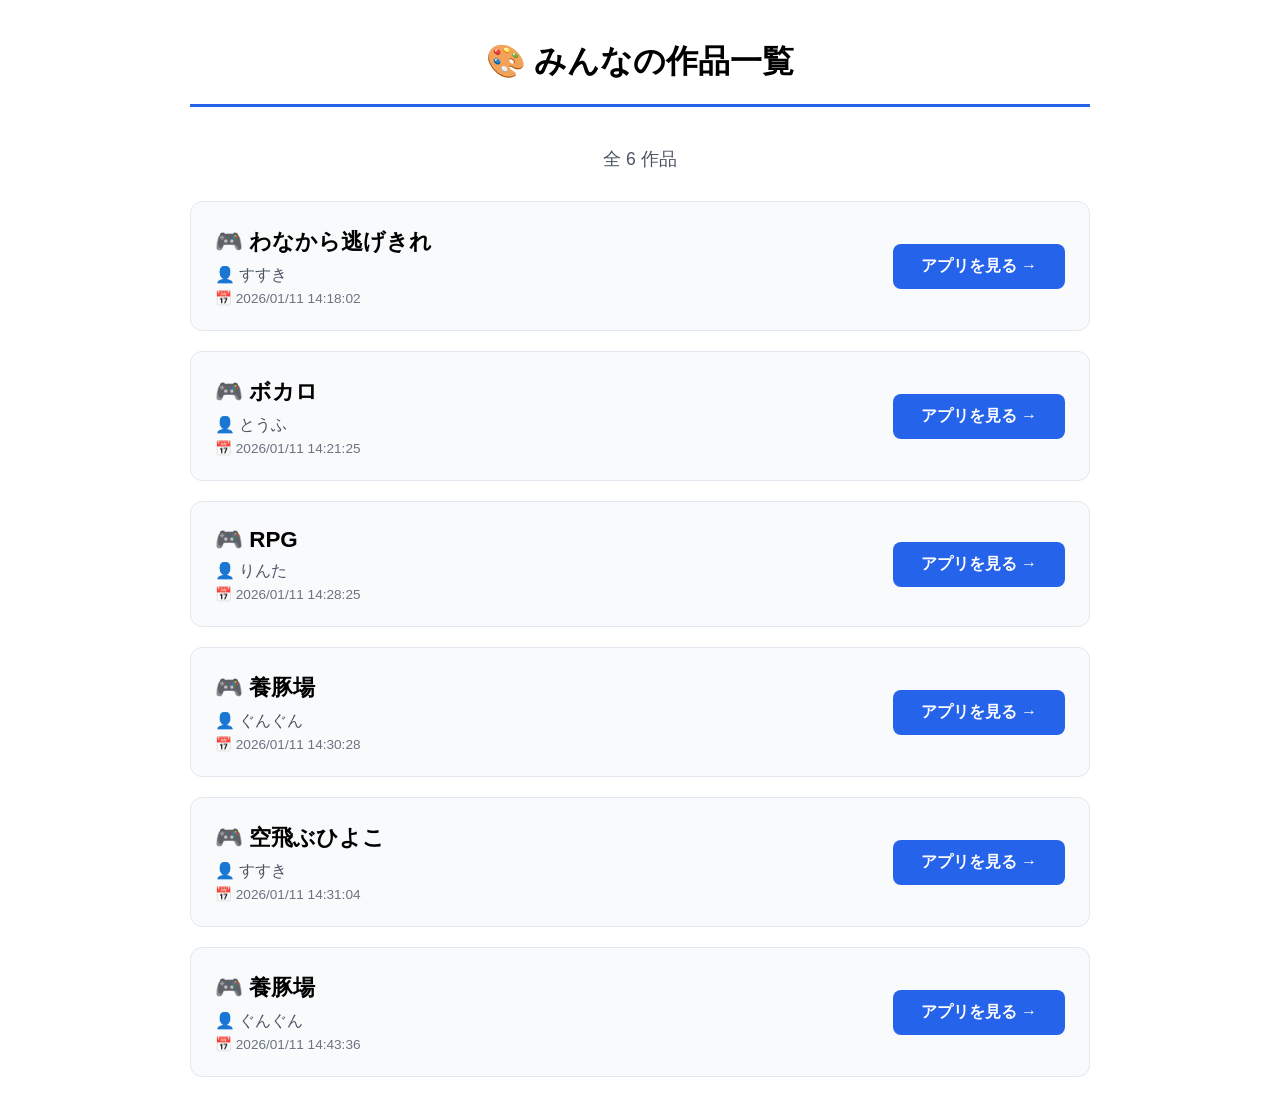
<file: 20260111-gorin-taiken/results/index.html>
<!DOCTYPE html>
<html lang="ja">
  <head>
    <meta charset="UTF-8" />
    <meta name="viewport" content="width=device-width, initial-scale=1.0" />
    <title>作品一覧 - 技能五輪体験</title>
    <style>
      * {
        margin: 0;
        padding: 0;
        box-sizing: border-box;
      }

      body {
        font-family: "Hiragino Kaku Gothic ProN", "メイリオ", sans-serif;
        background-color: #ffffff;
        color: #000000;
        min-height: 100vh;
        padding: 40px 20px;
      }

      .container {
        max-width: 900px;
        margin: 0 auto;
      }

      h1 {
        text-align: center;
        font-size: 2rem;
        margin-bottom: 40px;
        padding-bottom: 20px;
        border-bottom: 3px solid #2563eb;
      }

      .app-list {
        display: grid;
        gap: 20px;
      }

      .app-card {
        background: #f8fafc;
        border: 1px solid #e2e8f0;
        border-radius: 12px;
        padding: 24px;
        display: flex;
        justify-content: space-between;
        align-items: center;
        flex-wrap: wrap;
        gap: 16px;
        transition: box-shadow 0.2s ease;
      }

      .app-card:hover {
        box-shadow: 0 4px 12px rgba(0, 0, 0, 0.1);
      }

      .app-info {
        flex: 1;
        min-width: 200px;
      }

      .app-name {
        font-size: 1.4rem;
        font-weight: bold;
        margin-bottom: 8px;
      }

      .nickname {
        font-size: 1rem;
        color: #4b5563;
      }

      .nickname::before {
        content: "👤 ";
      }

      .timestamp {
        font-size: 0.85rem;
        color: #6b7280;
        margin-top: 4px;
      }

      .view-btn {
        background-color: #2563eb;
        color: #ffffff;
        border: none;
        padding: 12px 28px;
        font-size: 1rem;
        font-weight: bold;
        border-radius: 8px;
        cursor: pointer;
        text-decoration: none;
        transition: background-color 0.2s ease, transform 0.1s ease;
      }

      .view-btn:hover {
        background-color: #1d4ed8;
        transform: translateY(-2px);
      }

      .view-btn:active {
        transform: translateY(0);
      }

      .count-info {
        text-align: center;
        margin-bottom: 30px;
        font-size: 1.1rem;
        color: #4b5563;
      }

      @media (max-width: 600px) {
        h1 {
          font-size: 1.5rem;
        }

        .app-card {
          flex-direction: column;
          align-items: flex-start;
        }

        .view-btn {
          width: 100%;
          text-align: center;
        }
      }
    </style>
  </head>
  <body>
    <div class="container">
      <h1>🎨 みんなの作品一覧</h1>
      <p class="count-info">全 <span id="app-count">0</span> 作品</p>
      <div class="app-list" id="app-list"></div>
    </div>

    <script src="data.js"></script>
    <script>
      document.addEventListener("DOMContentLoaded", function () {
        const appList = document.getElementById("app-list");
        const appCount = document.getElementById("app-count");

        appCount.textContent = webappData.length;

        webappData.forEach(function (app) {
          const card = document.createElement("div");
          card.className = "app-card";

          card.innerHTML = `
                    <div class="app-info">
                        <div class="app-name">🎮 ${app.app_name}</div>
                        <div class="nickname">${app.nickname}</div>
                        <div class="timestamp">📅 ${app.timestamp}</div>
                    </div>
                    <a href="${app.webapp_code}" target="_blank" class="view-btn">
                        アプリを見る →
                    </a>
                `;

          appList.appendChild(card);
        });
      });
    </script>
  </body>
</html>
</file>
<file: assets/home.css>
:root {
  --bg: #f7fbff;
  --surface: rgba(255, 255, 255, 0.72);
  --surface-strong: #ffffff;
  --text: #0f172a;
  --muted: #475569;
  --faint: #94a3b8;
  --accent: #0ea5e9;
  --accent-bright: #38bdf8;
  --accent-soft: #bae6fd;
  --accent-tint: #e0f2fe;
  --border: rgba(14, 165, 233, 0.16);
  --shadow: 0 1px 2px rgba(15, 23, 42, 0.04), 0 12px 32px -12px rgba(14, 165, 233, 0.18);
  --shadow-hover: 0 2px 4px rgba(15, 23, 42, 0.05), 0 24px 48px -16px rgba(14, 165, 233, 0.38), 0 0 0 1px rgba(56, 189, 248, 0.35);
  --radius: 18px;
  --ease: cubic-bezier(0.22, 1, 0.36, 1);
}

*,
*::before,
*::after {
  box-sizing: border-box;
}

html {
  -webkit-text-size-adjust: 100%;
}

body {
  margin: 0;
  font-family: "Hiragino Sans", "Hiragino Kaku Gothic ProN", "Noto Sans JP", Inter, system-ui, -apple-system, sans-serif;
  color: var(--text);
  background: var(--bg);
  background-image:
    radial-gradient(60% 50% at 10% 0%, rgba(186, 230, 253, 0.7), transparent 70%),
    radial-gradient(50% 40% at 95% 20%, rgba(224, 242, 254, 0.9), transparent 70%);
  line-height: 1.7;
  min-height: 100vh;
  overflow-x: hidden;
  -webkit-font-smoothing: antialiased;
}

.bg {
  position: fixed;
  inset: 0;
  width: 100%;
  height: 100%;
  z-index: 0;
  pointer-events: none;
  opacity: 0;
  transition: opacity 1.2s ease;
}

.bg.is-ready {
  opacity: 1;
}

.page {
  position: relative;
  z-index: 1;
  max-width: 1120px;
  margin: 0 auto;
  padding: clamp(56px, 9vw, 120px) clamp(20px, 4vw, 40px) 64px;
}

/* ---------- Hero ---------- */
.hero {
  max-width: 720px;
  margin-bottom: clamp(40px, 6vw, 72px);
}

.hero__eyebrow {
  margin: 0 0 12px;
  font-size: 0.8rem;
  font-weight: 600;
  letter-spacing: 0.22em;
  text-transform: uppercase;
  color: var(--accent);
}

.hero__title {
  margin: 0 0 20px;
  display: flex;
  flex-direction: column;
  gap: 6px;
}

.hero__title-main {
  font-family: Inter, "Helvetica Neue", system-ui, sans-serif;
  font-size: clamp(3rem, 8vw, 5.5rem);
  font-weight: 800;
  letter-spacing: -0.04em;
  line-height: 1;
  background: linear-gradient(100deg, #0f172a 0%, #0f172a 45%, #0ea5e9 100%);
  -webkit-background-clip: text;
  background-clip: text;
  color: transparent;
}

.hero__title-sub {
  font-size: clamp(1rem, 2vw, 1.2rem);
  font-weight: 600;
  color: var(--muted);
}

.hero__lead {
  margin: 0 0 20px;
  font-size: 1rem;
  color: var(--muted);
  max-width: 60ch;
}

.hero__count {
  margin: 0;
  font-family: Inter, system-ui, sans-serif;
  font-size: 0.85rem;
  font-weight: 600;
  letter-spacing: 0.06em;
  color: var(--accent);
}

.hero__count span {
  font-variant-numeric: tabular-nums;
}

/* ---------- Toolbar ---------- */
.toolbar {
  display: flex;
  flex-direction: column;
  gap: 14px;
  margin-bottom: 28px;
}

.toolbar__row {
  display: flex;
  flex-wrap: wrap;
  gap: 12px;
  align-items: center;
  justify-content: space-between;
}

.search {
  position: relative;
  flex: 1 1 260px;
  max-width: 420px;
}

.search__icon {
  position: absolute;
  left: 14px;
  top: 50%;
  transform: translateY(-50%);
  color: var(--faint);
  pointer-events: none;
}

.search__input {
  width: 100%;
  height: 44px;
  padding: 0 14px 0 42px;
  font: inherit;
  font-size: 0.95rem;
  color: var(--text);
  background: var(--surface);
  backdrop-filter: blur(12px);
  -webkit-backdrop-filter: blur(12px);
  border: 1px solid var(--border);
  border-radius: 999px;
  outline: none;
  transition: border-color 0.2s, box-shadow 0.2s;
}

.search__input::placeholder {
  color: var(--faint);
}

.search__input:focus-visible {
  border-color: var(--accent-bright);
  box-shadow: 0 0 0 4px rgba(56, 189, 248, 0.25);
}

.sort,
.chips {
  display: flex;
  flex-wrap: wrap;
  gap: 8px;
}

.chip {
  appearance: none;
  font: inherit;
  font-size: 0.85rem;
  font-weight: 600;
  height: 36px;
  padding: 0 16px;
  color: var(--muted);
  background: var(--surface);
  backdrop-filter: blur(12px);
  -webkit-backdrop-filter: blur(12px);
  border: 1px solid var(--border);
  border-radius: 999px;
  cursor: pointer;
  transition: color 0.2s, background-color 0.2s, border-color 0.2s, transform 0.2s var(--ease), box-shadow 0.2s;
}

.chip:hover {
  color: var(--accent);
  border-color: var(--accent-soft);
  transform: translateY(-1px);
}

.chip:focus-visible {
  outline: none;
  box-shadow: 0 0 0 4px rgba(56, 189, 248, 0.3);
}

.chip.is-active {
  color: #ffffff;
  background: linear-gradient(135deg, var(--accent-bright), var(--accent));
  border-color: transparent;
  box-shadow: 0 8px 20px -8px rgba(14, 165, 233, 0.6);
}

/* ---------- Grid / Cards ---------- */
.grid {
  list-style: none;
  margin: 0;
  padding: 0;
  display: grid;
  grid-template-columns: repeat(auto-fill, minmax(min(100%, 300px), 1fr));
  gap: 20px;
}

.card {
  display: flex;
  flex-direction: column;
  height: 100%;
  padding: 24px;
  background: var(--surface);
  backdrop-filter: blur(14px);
  -webkit-backdrop-filter: blur(14px);
  border: 1px solid var(--border);
  border-radius: var(--radius);
  box-shadow: var(--shadow);
  color: inherit;
  text-decoration: none;
  position: relative;
  overflow: hidden;
  transition: transform 0.35s var(--ease), box-shadow 0.35s var(--ease), border-color 0.35s;
}

.card::after {
  content: "";
  position: absolute;
  inset: 0;
  background: radial-gradient(120% 80% at 100% 0%, rgba(186, 230, 253, 0.55), transparent 60%);
  opacity: 0;
  transition: opacity 0.35s;
  pointer-events: none;
}

.card:hover,
.card:focus-visible {
  transform: translateY(-6px);
  box-shadow: var(--shadow-hover);
  border-color: rgba(56, 189, 248, 0.5);
  outline: none;
}

.card:hover::after,
.card:focus-visible::after {
  opacity: 1;
}

.card:focus-visible {
  box-shadow: var(--shadow-hover), 0 0 0 4px rgba(56, 189, 248, 0.35);
}

.card__meta {
  display: flex;
  align-items: center;
  justify-content: space-between;
  gap: 10px;
  margin-bottom: 14px;
}

.card__date {
  font-family: Inter, system-ui, sans-serif;
  font-size: 0.75rem;
  font-weight: 700;
  letter-spacing: 0.08em;
  color: var(--accent);
  background: var(--accent-tint);
  padding: 4px 10px;
  border-radius: 999px;
  font-variant-numeric: tabular-nums;
}

.card__tag {
  font-size: 0.72rem;
  font-weight: 600;
  color: var(--faint);
  letter-spacing: 0.04em;
}

.card__title {
  margin: 0 0 8px;
  font-size: 1.08rem;
  font-weight: 700;
  line-height: 1.45;
  letter-spacing: -0.01em;
}

.card__desc {
  margin: 0;
  flex: 1;
  font-size: 0.9rem;
  color: var(--muted);
}

.card__foot {
  display: flex;
  align-items: center;
  justify-content: space-between;
  gap: 12px;
  margin-top: 20px;
}

.card__open {
  font-size: 0.9rem;
  font-weight: 700;
  color: var(--accent);
  display: inline-flex;
  align-items: center;
  gap: 6px;
}

.card__open span {
  display: inline-block;
  transition: transform 0.3s var(--ease);
}

.card:hover .card__open span,
.card:focus-visible .card__open span {
  transform: translateX(4px);
}

.card__article {
  position: relative;
  z-index: 1;
  font-size: 0.78rem;
  font-weight: 600;
  color: var(--muted);
  text-decoration: none;
  padding: 4px 10px;
  border-radius: 999px;
  border: 1px solid var(--border);
  background: var(--surface-strong);
  transition: color 0.2s, border-color 0.2s;
  white-space: nowrap;
}

.card__article--float {
  position: absolute;
  right: 24px;
  bottom: 24px;
}

.card__article:hover,
.card__article:focus-visible {
  color: var(--accent);
  border-color: var(--accent-soft);
  outline: none;
}

.card__article:focus-visible {
  box-shadow: 0 0 0 3px rgba(56, 189, 248, 0.3);
}

.empty {
  text-align: center;
  color: var(--muted);
  padding: 48px 0;
}

.footer {
  margin-top: 72px;
  text-align: center;
  font-size: 0.8rem;
  color: var(--faint);
}

.footer a {
  color: inherit;
  text-decoration: none;
  letter-spacing: 0.04em;
}

.footer a:hover {
  color: var(--accent);
}

/* ---------- Animations ---------- */
.reveal {
  opacity: 0;
  transform: translateY(18px);
  animation: reveal 0.9s var(--ease) forwards;
  animation-delay: calc(var(--i, 0) * 90ms);
}

.grid > li {
  position: relative;
  opacity: 0;
  transform: translateY(22px);
  animation: reveal 0.8s var(--ease) forwards;
  animation-delay: calc(320ms + var(--i, 0) * 70ms);
}

.grid > li.is-leaving {
  animation: leave 0.25s ease forwards;
}

.grid.is-refiltering > li {
  animation-delay: calc(var(--i, 0) * 50ms);
}

@keyframes reveal {
  to {
    opacity: 1;
    transform: translateY(0);
  }
}

@keyframes leave {
  to {
    opacity: 0;
    transform: scale(0.97);
  }
}

@media (prefers-reduced-motion: reduce) {
  .reveal,
  .grid > li {
    animation-duration: 0.01ms;
    animation-delay: 0ms;
  }

  .card,
  .chip,
  .card__open span {
    transition: none;
  }

  .card:hover {
    transform: none;
  }
}

@media (max-width: 640px) {
  .card {
    padding: 20px;
  }

  .card__article--float {
    right: 20px;
    bottom: 20px;
  }

  .card__foot {
    flex-wrap: wrap;
  }
}
</file>
<file: 20260824-komaki-guide/vendor/codemirror/codemirror.css>
/* BASICS */

.CodeMirror {
  /* Set height, width, borders, and global font properties here */
  font-family: monospace;
  height: 300px;
  color: black;
  direction: ltr;
}

/* PADDING */

.CodeMirror-lines {
  padding: 4px 0; /* Vertical padding around content */
}
.CodeMirror pre.CodeMirror-line,
.CodeMirror pre.CodeMirror-line-like {
  padding: 0 4px; /* Horizontal padding of content */
}

.CodeMirror-scrollbar-filler, .CodeMirror-gutter-filler {
  background-color: white; /* The little square between H and V scrollbars */
}

/* GUTTER */

.CodeMirror-gutters {
  border-right: 1px solid #ddd;
  background-color: #f7f7f7;
  white-space: nowrap;
}
.CodeMirror-linenumbers {}
.CodeMirror-linenumber {
  padding: 0 3px 0 5px;
  min-width: 20px;
  text-align: right;
  color: #999;
  white-space: nowrap;
}

.CodeMirror-guttermarker { color: black; }
.CodeMirror-guttermarker-subtle { color: #999; }

/* CURSOR */

.CodeMirror-cursor {
  border-left: 1px solid black;
  border-right: none;
  width: 0;
}
/* Shown when moving in bi-directional text */
.CodeMirror div.CodeMirror-secondarycursor {
  border-left: 1px solid silver;
}
.cm-fat-cursor .CodeMirror-cursor {
  width: auto;
  border: 0 !important;
  background: #7e7;
}
.cm-fat-cursor div.CodeMirror-cursors {
  z-index: 1;
}
.cm-fat-cursor .CodeMirror-line::selection,
.cm-fat-cursor .CodeMirror-line > span::selection, 
.cm-fat-cursor .CodeMirror-line > span > span::selection { background: transparent; }
.cm-fat-cursor .CodeMirror-line::-moz-selection,
.cm-fat-cursor .CodeMirror-line > span::-moz-selection,
.cm-fat-cursor .CodeMirror-line > span > span::-moz-selection { background: transparent; }
.cm-fat-cursor { caret-color: transparent; }
@-moz-keyframes blink {
  0% {}
  50% { background-color: transparent; }
  100% {}
}
@-webkit-keyframes blink {
  0% {}
  50% { background-color: transparent; }
  100% {}
}
@keyframes blink {
  0% {}
  50% { background-color: transparent; }
  100% {}
}

/* Can style cursor different in overwrite (non-insert) mode */
.CodeMirror-overwrite .CodeMirror-cursor {}

.cm-tab { display: inline-block; text-decoration: inherit; }

.CodeMirror-rulers {
  position: absolute;
  left: 0; right: 0; top: -50px; bottom: 0;
  overflow: hidden;
}
.CodeMirror-ruler {
  border-left: 1px solid #ccc;
  top: 0; bottom: 0;
  position: absolute;
}

/* DEFAULT THEME */

.cm-s-default .cm-header {color: blue;}
.cm-s-default .cm-quote {color: #090;}
.cm-negative {color: #d44;}
.cm-positive {color: #292;}
.cm-header, .cm-strong {font-weight: bold;}
.cm-em {font-style: italic;}
.cm-link {text-decoration: underline;}
.cm-strikethrough {text-decoration: line-through;}

.cm-s-default .cm-keyword {color: #708;}
.cm-s-default .cm-atom {color: #219;}
.cm-s-default .cm-number {color: #164;}
.cm-s-default .cm-def {color: #00f;}
.cm-s-default .cm-variable,
.cm-s-default .cm-punctuation,
.cm-s-default .cm-property,
.cm-s-default .cm-operator {}
.cm-s-default .cm-variable-2 {color: #05a;}
.cm-s-default .cm-variable-3, .cm-s-default .cm-type {color: #085;}
.cm-s-default .cm-comment {color: #a50;}
.cm-s-default .cm-string {color: #a11;}
.cm-s-default .cm-string-2 {color: #f50;}
.cm-s-default .cm-meta {color: #555;}
.cm-s-default .cm-qualifier {color: #555;}
.cm-s-default .cm-builtin {color: #30a;}
.cm-s-default .cm-bracket {color: #997;}
.cm-s-default .cm-tag {color: #170;}
.cm-s-default .cm-attribute {color: #00c;}
.cm-s-default .cm-hr {color: #999;}
.cm-s-default .cm-link {color: #00c;}

.cm-s-default .cm-error {color: #f00;}
.cm-invalidchar {color: #f00;}

.CodeMirror-composing { border-bottom: 2px solid; }

/* Default styles for common addons */

div.CodeMirror span.CodeMirror-matchingbracket {color: #0b0;}
div.CodeMirror span.CodeMirror-nonmatchingbracket {color: #a22;}
.CodeMirror-matchingtag { background: rgba(255, 150, 0, .3); }
.CodeMirror-activeline-background {background: #e8f2ff;}

/* STOP */

/* The rest of this file contains styles related to the mechanics of
   the editor. You probably shouldn't touch them. */

.CodeMirror {
  position: relative;
  overflow: hidden;
  background: white;
}

.CodeMirror-scroll {
  overflow: scroll !important; /* Things will break if this is overridden */
  /* 50px is the magic margin used to hide the element's real scrollbars */
  /* See overflow: hidden in .CodeMirror */
  margin-bottom: -50px; margin-right: -50px;
  padding-bottom: 50px;
  height: 100%;
  outline: none; /* Prevent dragging from highlighting the element */
  position: relative;
  z-index: 0;
}
.CodeMirror-sizer {
  position: relative;
  border-right: 50px solid transparent;
}

/* The fake, visible scrollbars. Used to force redraw during scrolling
   before actual scrolling happens, thus preventing shaking and
   flickering artifacts. */
.CodeMirror-vscrollbar, .CodeMirror-hscrollbar, .CodeMirror-scrollbar-filler, .CodeMirror-gutter-filler {
  position: absolute;
  z-index: 6;
  display: none;
  outline: none;
}
.CodeMirror-vscrollbar {
  right: 0; top: 0;
  overflow-x: hidden;
  overflow-y: scroll;
}
.CodeMirror-hscrollbar {
  bottom: 0; left: 0;
  overflow-y: hidden;
  overflow-x: scroll;
}
.CodeMirror-scrollbar-filler {
  right: 0; bottom: 0;
}
.CodeMirror-gutter-filler {
  left: 0; bottom: 0;
}

.CodeMirror-gutters {
  position: absolute; left: 0; top: 0;
  min-height: 100%;
  z-index: 3;
}
.CodeMirror-gutter {
  white-space: normal;
  height: 100%;
  display: inline-block;
  vertical-align: top;
  margin-bottom: -50px;
}
.CodeMirror-gutter-wrapper {
  position: absolute;
  z-index: 4;
  background: none !important;
  border: none !important;
}
.CodeMirror-gutter-background {
  position: absolute;
  top: 0; bottom: 0;
  z-index: 4;
}
.CodeMirror-gutter-elt {
  position: absolute;
  cursor: default;
  z-index: 4;
}
.CodeMirror-gutter-wrapper ::selection { background-color: transparent }
.CodeMirror-gutter-wrapper ::-moz-selection { background-color: transparent }

.CodeMirror-lines {
  cursor: text;
  min-height: 1px; /* prevents collapsing before first draw */
}
.CodeMirror pre.CodeMirror-line,
.CodeMirror pre.CodeMirror-line-like {
  /* Reset some styles that the rest of the page might have set */
  -moz-border-radius: 0; -webkit-border-radius: 0; border-radius: 0;
  border-width: 0;
  background: transparent;
  font-family: inherit;
  font-size: inherit;
  margin: 0;
  white-space: pre;
  word-wrap: normal;
  line-height: inherit;
  color: inherit;
  z-index: 2;
  position: relative;
  overflow: visible;
  -webkit-tap-highlight-color: transparent;
  -webkit-font-variant-ligatures: contextual;
  font-variant-ligatures: contextual;
}
.CodeMirror-wrap pre.CodeMirror-line,
.CodeMirror-wrap pre.CodeMirror-line-like {
  word-wrap: break-word;
  white-space: pre-wrap;
  word-break: normal;
}

.CodeMirror-linebackground {
  position: absolute;
  left: 0; right: 0; top: 0; bottom: 0;
  z-index: 0;
}

.CodeMirror-linewidget {
  position: relative;
  z-index: 2;
  padding: 0.1px; /* Force widget margins to stay inside of the container */
}

.CodeMirror-widget {}

.CodeMirror-rtl pre { direction: rtl; }

.CodeMirror-code {
  outline: none;
}

/* Force content-box sizing for the elements where we expect it */
.CodeMirror-scroll,
.CodeMirror-sizer,
.CodeMirror-gutter,
.CodeMirror-gutters,
.CodeMirror-linenumber {
  -moz-box-sizing: content-box;
  box-sizing: content-box;
}

.CodeMirror-measure {
  position: absolute;
  width: 100%;
  height: 0;
  overflow: hidden;
  visibility: hidden;
}

.CodeMirror-cursor {
  position: absolute;
  pointer-events: none;
}
.CodeMirror-measure pre { position: static; }

div.CodeMirror-cursors {
  visibility: hidden;
  position: relative;
  z-index: 3;
}
div.CodeMirror-dragcursors {
  visibility: visible;
}

.CodeMirror-focused div.CodeMirror-cursors {
  visibility: visible;
}

.CodeMirror-selected { background: #d9d9d9; }
.CodeMirror-focused .CodeMirror-selected { background: #d7d4f0; }
.CodeMirror-crosshair { cursor: crosshair; }
.CodeMirror-line::selection, .CodeMirror-line > span::selection, .CodeMirror-line > span > span::selection { background: #d7d4f0; }
.CodeMirror-line::-moz-selection, .CodeMirror-line > span::-moz-selection, .CodeMirror-line > span > span::-moz-selection { background: #d7d4f0; }

.cm-searching {
  background-color: #ffa;
  background-color: rgba(255, 255, 0, .4);
}

/* Used to force a border model for a node */
.cm-force-border { padding-right: .1px; }

@media print {
  /* Hide the cursor when printing */
  .CodeMirror div.CodeMirror-cursors {
    visibility: hidden;
  }
}

/* See issue #2901 */
.cm-tab-wrap-hack:after { content: ''; }

/* Help users use markselection to safely style text background */
span.CodeMirror-selectedtext { background: none; }
</file>
<file: 20260824-komaki-guide/vendor/codemirror/material-darker.css>
/*
  Name:       material
  Author:     Mattia Astorino (http://github.com/equinusocio)
  Website:    https://material-theme.site/
*/

.cm-s-material-darker.CodeMirror {
  background-color: #212121;
  color: #EEFFFF;
}

.cm-s-material-darker .CodeMirror-gutters {
  background: #212121;
  color: #545454;
  border: none;
}

.cm-s-material-darker .CodeMirror-guttermarker,
.cm-s-material-darker .CodeMirror-guttermarker-subtle,
.cm-s-material-darker .CodeMirror-linenumber {
  color: #545454;
}

.cm-s-material-darker .CodeMirror-cursor {
  border-left: 1px solid #FFCC00;
}

.cm-s-material-darker div.CodeMirror-selected {
  background: rgba(97, 97, 97, 0.2);
}

.cm-s-material-darker.CodeMirror-focused div.CodeMirror-selected {
  background: rgba(97, 97, 97, 0.2);
}

.cm-s-material-darker .CodeMirror-line::selection,
.cm-s-material-darker .CodeMirror-line>span::selection,
.cm-s-material-darker .CodeMirror-line>span>span::selection {
  background: rgba(128, 203, 196, 0.2);
}

.cm-s-material-darker .CodeMirror-line::-moz-selection,
.cm-s-material-darker .CodeMirror-line>span::-moz-selection,
.cm-s-material-darker .CodeMirror-line>span>span::-moz-selection {
  background: rgba(128, 203, 196, 0.2);
}

.cm-s-material-darker .CodeMirror-activeline-background {
  background: rgba(0, 0, 0, 0.5);
}

.cm-s-material-darker .cm-keyword {
  color: #C792EA;
}

.cm-s-material-darker .cm-operator {
  color: #89DDFF;
}

.cm-s-material-darker .cm-variable-2 {
  color: #EEFFFF;
}

.cm-s-material-darker .cm-variable-3,
.cm-s-material-darker .cm-type {
  color: #f07178;
}

.cm-s-material-darker .cm-builtin {
  color: #FFCB6B;
}

.cm-s-material-darker .cm-atom {
  color: #F78C6C;
}

.cm-s-material-darker .cm-number {
  color: #FF5370;
}

.cm-s-material-darker .cm-def {
  color: #82AAFF;
}

.cm-s-material-darker .cm-string {
  color: #C3E88D;
}

.cm-s-material-darker .cm-string-2 {
  color: #f07178;
}

.cm-s-material-darker .cm-comment {
  color: #545454;
}

.cm-s-material-darker .cm-variable {
  color: #f07178;
}

.cm-s-material-darker .cm-tag {
  color: #FF5370;
}

.cm-s-material-darker .cm-meta {
  color: #FFCB6B;
}

.cm-s-material-darker .cm-attribute {
  color: #C792EA;
}

.cm-s-material-darker .cm-property {
  color: #C792EA;
}

.cm-s-material-darker .cm-qualifier {
  color: #DECB6B;
}

.cm-s-material-darker .cm-variable-3,
.cm-s-material-darker .cm-type {
  color: #DECB6B;
}


.cm-s-material-darker .cm-error {
  color: rgba(255, 255, 255, 1.0);
  background-color: #FF5370;
}

.cm-s-material-darker .CodeMirror-matchingbracket {
  text-decoration: underline;
  color: white !important;
}
</file>
<file: 20260824-komaki-guide/style.css>
/* =========================================================
   技能五輪 ウェブデザイン職種を知ろう — 2026.08.24 小牧工科高校
   ダークテーマ / エレクトリックブルー + ライム
   ========================================================= */

:root {
  --bg-0: #05070f;
  --bg-1: #0a1124;
  --bg-2: #0f1a3a;
  --panel: rgba(255, 255, 255, 0.04);
  --panel-2: rgba(255, 255, 255, 0.07);
  --line: rgba(255, 255, 255, 0.1);
  --line-strong: rgba(255, 255, 255, 0.2);
  --text: #e8edf7;
  --text-dim: #9aa6bf;
  --text-faint: #66718a;
  --blue: #3d8bff;
  --blue-bright: #5ed0ff;
  --lime: #b8ff3d;
  --magenta: #ff4fd8;
  --warn: #ffb347;
  --danger: #ff5c7a;
  --ok: #4ade80;
  --radius: 16px;
  --radius-sm: 10px;
  --font: "Hiragino Sans", "Hiragino Kaku Gothic ProN", "Noto Sans JP", "Yu Gothic UI", "Meiryo", system-ui, sans-serif;
  --mono: ui-monospace, Menlo, Consolas, "SF Mono", "Cascadia Code", monospace;
  --shadow: 0 20px 60px rgba(0, 0, 0, 0.45);
  --glow-blue: 0 0 40px rgba(61, 139, 255, 0.35);
  --glow-lime: 0 0 40px rgba(184, 255, 61, 0.3);
  --max: 1120px;
}

* {
  margin: 0;
  padding: 0;
  box-sizing: border-box;
}

html {
  scroll-behavior: smooth;
  font-size: 16px;
}

html,
body {
  overflow-x: hidden;
}

body {
  font-family: var(--font);
  color: var(--text);
  line-height: 1.8;
  background: var(--bg-0);
  background-image:
    radial-gradient(ellipse 80% 50% at 20% -10%, rgba(61, 139, 255, 0.25), transparent 60%),
    radial-gradient(ellipse 60% 40% at 90% 10%, rgba(184, 255, 61, 0.12), transparent 60%),
    radial-gradient(ellipse 70% 60% at 50% 110%, rgba(255, 79, 216, 0.1), transparent 60%),
    linear-gradient(180deg, var(--bg-1) 0%, var(--bg-0) 60%, #03040a 100%);
  background-attachment: fixed;
  min-height: 100vh;
}

/* グリッド + ノイズの薄いレイヤー */
body::before {
  content: "";
  position: fixed;
  inset: 0;
  z-index: -1;
  pointer-events: none;
  background-image:
    linear-gradient(rgba(255, 255, 255, 0.035) 1px, transparent 1px),
    linear-gradient(90deg, rgba(255, 255, 255, 0.035) 1px, transparent 1px);
  background-size: 48px 48px;
  mask-image: radial-gradient(ellipse 70% 60% at 50% 0%, #000 20%, transparent 100%);
  -webkit-mask-image: radial-gradient(ellipse 70% 60% at 50% 0%, #000 20%, transparent 100%);
}

a {
  color: var(--blue-bright);
  text-decoration: none;
  border-bottom: 1px solid rgba(94, 208, 255, 0.35);
  transition: color 0.2s, border-color 0.2s;
}
a:hover {
  color: #fff;
  border-color: #fff;
}

code,
kbd,
pre,
textarea {
  font-family: var(--mono);
}

code {
  background: rgba(94, 208, 255, 0.12);
  color: var(--blue-bright);
  padding: 0.1em 0.45em;
  border-radius: 6px;
  font-size: 0.92em;
}

kbd {
  display: inline-block;
  padding: 0.1em 0.55em;
  border: 1px solid var(--line-strong);
  border-bottom-width: 3px;
  border-radius: 6px;
  background: rgba(255, 255, 255, 0.06);
  font-size: 0.9em;
  color: #fff;
}

pre {
  background: #070b18;
  border: 1px solid var(--line);
  border-radius: var(--radius-sm);
  padding: 16px 18px;
  overflow-x: auto;
  font-size: 0.9rem;
  line-height: 1.6;
  color: #d6e2ff;
}

strong {
  color: #fff;
}

ul,
ol {
  padding-left: 1.4em;
}
li {
  margin: 0.3em 0;
}

.sr-only {
  position: absolute;
  width: 1px;
  height: 1px;
  overflow: hidden;
  clip: rect(0 0 0 0);
  white-space: nowrap;
}

/* ---------- ヘッダー ---------- */
.site-header {
  position: sticky;
  top: 0;
  z-index: 50;
  display: flex;
  align-items: center;
  justify-content: space-between;
  gap: 16px;
  padding: 10px 24px;
  background: rgba(5, 7, 15, 0.7);
  backdrop-filter: blur(14px);
  -webkit-backdrop-filter: blur(14px);
  border-bottom: 1px solid var(--line);
}

.brand {
  display: flex;
  align-items: center;
  gap: 10px;
  font-weight: 700;
  letter-spacing: 0.04em;
  color: #fff;
  border: 0;
}
.brand-dot {
  width: 10px;
  height: 10px;
  border-radius: 50%;
  background: var(--lime);
  box-shadow: 0 0 12px var(--lime);
}
.brand small {
  color: var(--text-dim);
  font-weight: 400;
  font-size: 0.8rem;
}

.site-nav {
  display: flex;
  gap: 4px;
  flex-wrap: wrap;
  justify-content: center;
}
.site-nav a {
  border: 0;
  color: var(--text-dim);
  font-size: 0.82rem;
  padding: 4px 10px;
  border-radius: 999px;
}
.site-nav a:hover {
  color: #fff;
  background: var(--panel-2);
}

/* ---------- ボタン共通 ---------- */
.btn {
  display: inline-flex;
  align-items: center;
  justify-content: center;
  gap: 8px;
  padding: 10px 18px;
  border-radius: 999px;
  border: 1px solid var(--line-strong);
  background: var(--panel-2);
  color: #fff;
  font: inherit;
  font-size: 0.92rem;
  font-weight: 600;
  cursor: pointer;
  text-decoration: none;
  transition: transform 0.15s, background 0.2s, border-color 0.2s, box-shadow 0.2s;
  white-space: nowrap;
}
.btn:hover {
  background: rgba(255, 255, 255, 0.12);
  border-color: rgba(255, 255, 255, 0.35);
  transform: translateY(-1px);
}
.btn:active {
  transform: translateY(0);
}
.btn-primary {
  background: linear-gradient(135deg, var(--blue) 0%, var(--blue-bright) 100%);
  border-color: transparent;
  color: #04101f;
  box-shadow: 0 6px 24px rgba(61, 139, 255, 0.35);
}
.btn-primary:hover {
  background: linear-gradient(135deg, #5a9dff 0%, #7ddcff 100%);
  box-shadow: 0 8px 30px rgba(61, 139, 255, 0.5);
}
.btn-lime {
  background: var(--lime);
  border-color: transparent;
  color: #0b1400;
  box-shadow: 0 6px 24px rgba(184, 255, 61, 0.3);
}
.btn-lime:hover {
  background: #ccff6b;
}
.btn-sm {
  padding: 6px 12px;
  font-size: 0.82rem;
}
.btn-danger-armed {
  background: var(--danger) !important;
  border-color: transparent !important;
  color: #fff !important;
}
.btn[aria-pressed="true"] {
  background: var(--lime);
  color: #0b1400;
  border-color: transparent;
}

/* ---------- レイアウト ---------- */
main {
  width: 100%;
}

.slide {
  position: relative;
  max-width: var(--max);
  margin: 0 auto;
  padding: 128px 24px;
}

.slide + .slide::before {
  content: "";
  position: absolute;
  top: 0;
  left: 24px;
  right: 24px;
  height: 1px;
  background: linear-gradient(90deg, transparent, var(--blue) 30%, var(--lime) 70%, transparent);
  opacity: 0.5;
}

.section-head {
  display: grid;
  grid-template-columns: auto 1fr;
  gap: 20px 24px;
  align-items: end;
  margin-bottom: 48px;
}
.section-num {
  font-size: 4.5rem;
  line-height: 0.9;
  font-weight: 800;
  letter-spacing: -0.04em;
  background: linear-gradient(180deg, #fff 0%, rgba(255, 255, 255, 0.25) 100%);
  -webkit-background-clip: text;
  background-clip: text;
  color: transparent;
  font-variant-numeric: tabular-nums;
}
.section-title h2 {
  font-size: 2rem;
  font-weight: 800;
  letter-spacing: 0.02em;
  line-height: 1.3;
  color: #fff;
}
.section-title .time-label {
  display: inline-flex;
  align-items: center;
  gap: 8px;
  margin-bottom: 8px;
  padding: 3px 12px;
  border-radius: 999px;
  border: 1px solid rgba(184, 255, 61, 0.4);
  color: var(--lime);
  font-family: var(--mono);
  font-size: 0.82rem;
  letter-spacing: 0.05em;
}
.section-title .time-label::before {
  content: "";
  width: 6px;
  height: 6px;
  border-radius: 50%;
  background: var(--lime);
  box-shadow: 0 0 8px var(--lime);
}
.section-lead {
  font-size: 1.15rem;
  line-height: 1.9;
  color: var(--text-dim);
  max-width: 40em;
  margin-bottom: 48px;
}

h3 {
  font-size: 1.25rem;
  font-weight: 700;
  color: #fff;
  margin: 72px 0 24px;
  padding-left: 14px;
  border-left: 3px solid var(--blue-bright);
  line-height: 1.4;
}
h3:first-child {
  margin-top: 0;
}
h4 {
  font-size: 1.02rem;
  font-weight: 700;
  color: #fff;
  margin-bottom: 8px;
}
p {
  margin-bottom: 18px;
  line-height: 1.85;
  max-width: 70ch;
}
.card p,
.callout p,
figcaption,
.dt-step p,
.ws-q p,
.quiz-list p,
.timeline .body,
.stack-item figcaption {
  max-width: none;
}

/* ---------- カード ---------- */
.card {
  background: var(--panel);
  border: 1px solid var(--line);
  border-radius: var(--radius);
  padding: 30px 32px;
  backdrop-filter: blur(8px);
  -webkit-backdrop-filter: blur(8px);
  transition: border-color 0.2s, transform 0.2s, box-shadow 0.2s;
}
.card:hover {
  border-color: var(--line-strong);
}
.card p:last-child,
.card ul:last-child {
  margin-bottom: 0;
}

.grid {
  display: grid;
  gap: 24px;
}
.grid-2 {
  grid-template-columns: repeat(2, 1fr);
}
.grid-3 {
  grid-template-columns: repeat(3, 1fr);
}
.grid-4 {
  grid-template-columns: repeat(4, 1fr);
}

.card-accent {
  position: relative;
  overflow: hidden;
}
.card-accent::before {
  content: "";
  position: absolute;
  top: 0;
  left: 0;
  right: 0;
  height: 3px;
  background: linear-gradient(90deg, var(--blue), var(--blue-bright));
}
.card-accent.lime::before {
  background: linear-gradient(90deg, var(--lime), #e5ff9a);
}
.card-accent.magenta::before {
  background: linear-gradient(90deg, var(--magenta), #ff9ae9);
}

.eyebrow {
  font-family: var(--mono);
  font-size: 0.78rem;
  letter-spacing: 0.12em;
  text-transform: uppercase;
  color: var(--blue-bright);
  margin-bottom: 6px;
}
.card-accent.lime .eyebrow {
  color: var(--lime);
}
.card-accent.magenta .eyebrow {
  color: var(--magenta);
}

.callout {
  display: flex;
  gap: 16px;
  align-items: flex-start;
  padding: 20px 24px;
  margin-top: 32px;
  border-radius: var(--radius-sm);
  border: 1px solid rgba(255, 179, 71, 0.35);
  background: rgba(255, 179, 71, 0.08);
  margin: 20px 0;
}
.callout.info {
  border-color: rgba(94, 208, 255, 0.35);
  background: rgba(94, 208, 255, 0.08);
}
.callout.ok {
  border-color: rgba(74, 222, 128, 0.35);
  background: rgba(74, 222, 128, 0.08);
}
.callout-icon {
  font-size: 1.3rem;
  line-height: 1.4;
}
.callout p:last-child {
  margin-bottom: 0;
}

.pill {
  display: inline-block;
  padding: 2px 10px;
  border-radius: 999px;
  font-size: 0.78rem;
  font-weight: 700;
  letter-spacing: 0.04em;
  border: 1px solid var(--line-strong);
  color: var(--text-dim);
}
.pill.blue {
  color: var(--blue-bright);
  border-color: rgba(94, 208, 255, 0.5);
}
.pill.lime {
  color: var(--lime);
  border-color: rgba(184, 255, 61, 0.5);
}
.pill.magenta {
  color: var(--magenta);
  border-color: rgba(255, 79, 216, 0.5);
}

/* ---------- ヒーロー ---------- */
.hero {
  padding-top: 96px;
  padding-bottom: 96px;
  min-height: calc(100vh - 56px);
  display: flex;
  flex-direction: column;
  justify-content: center;
}
.hero-kicker {
  display: inline-flex;
  align-items: center;
  gap: 10px;
  font-family: var(--mono);
  font-size: 0.85rem;
  letter-spacing: 0.15em;
  color: var(--lime);
  margin-bottom: 24px;
}
.hero-kicker::before {
  content: "";
  width: 36px;
  height: 1px;
  background: var(--lime);
}
.hero h1 {
  font-size: clamp(2.4rem, 5.5vw, 4.4rem);
  font-weight: 900;
  line-height: 1.15;
  letter-spacing: -0.01em;
  color: #fff;
  margin-bottom: 20px;
}
.hero h1 .grad {
  background: linear-gradient(90deg, var(--blue-bright) 0%, var(--lime) 100%);
  -webkit-background-clip: text;
  background-clip: text;
  color: transparent;
}
.hero-sub {
  font-size: 1.2rem;
  color: var(--text-dim);
  max-width: 720px;
  margin-bottom: 36px;
}
.hero-meta {
  display: flex;
  flex-wrap: wrap;
  gap: 12px;
  margin-bottom: 40px;
}
.meta-chip {
  display: inline-flex;
  align-items: center;
  gap: 10px;
  padding: 10px 18px;
  border-radius: 999px;
  background: var(--panel);
  border: 1px solid var(--line);
  backdrop-filter: blur(8px);
  -webkit-backdrop-filter: blur(8px);
  font-size: 0.95rem;
}
.meta-chip .k {
  font-family: var(--mono);
  font-size: 0.75rem;
  letter-spacing: 0.1em;
  color: var(--blue-bright);
}
.hero-actions {
  display: flex;
  flex-wrap: wrap;
  gap: 12px;
  margin-bottom: 48px;
}

.hero-bottom {
  display: grid;
  grid-template-columns: minmax(0, 1fr);
  gap: 20px;
  align-items: stretch;
}
.instructor {
  display: grid;
  grid-template-columns: auto 1fr;
  gap: 20px;
  align-items: center;
}
.hero-photo {
  margin: 0;
  border-radius: var(--radius);
  overflow: hidden;
  border: 1px solid var(--line-strong);
  box-shadow: var(--shadow), var(--glow-blue);
  background: #0b1020;
  position: relative;
}
.hero-photo img {
  display: block;
  width: 100%;
  max-width: 100%;
  height: 100%;
  min-height: 180px;
  object-fit: cover;
}
.hero-photo figcaption {
  position: absolute;
  left: 0;
  right: 0;
  bottom: 0;
  padding: 6px 12px;
  font-size: 0.72rem;
  color: var(--text-dim);
  background: linear-gradient(180deg, transparent, rgba(5, 7, 15, 0.85));
}
.hero-photo figcaption a {
  color: var(--text-dim);
}
.instructor-avatar {
  width: 72px;
  height: 72px;
  border-radius: 50%;
  display: grid;
  place-items: center;
  font-weight: 800;
  font-size: 1.4rem;
  color: #04101f;
  background: linear-gradient(135deg, var(--blue-bright), var(--lime));
  box-shadow: var(--glow-blue);
}
.instructor-name {
  font-size: 1.2rem;
  font-weight: 800;
  color: #fff;
}
.instructor-name small {
  font-size: 0.85rem;
  font-weight: 400;
  color: var(--text-dim);
  margin-left: 10px;
}
.instructor-bio {
  color: var(--text-dim);
  font-size: 0.92rem;
  margin: 0;
}

/* ---------- タイムテーブル ---------- */
.timeline {
  list-style: none;
  padding: 0;
  position: relative;
}
.timeline::before {
  content: "";
  position: absolute;
  left: 118px;
  top: 8px;
  bottom: 8px;
  width: 2px;
  background: linear-gradient(180deg, var(--blue), var(--lime));
  opacity: 0.5;
}
.timeline li {
  display: grid;
  grid-template-columns: 96px 44px 1fr;
  align-items: start;
  gap: 0;
  margin: 0;
  padding: 14px 0;
}
.timeline .t {
  font-family: var(--mono);
  font-size: 0.95rem;
  color: var(--blue-bright);
  padding-top: 6px;
  text-align: right;
  padding-right: 8px;
  letter-spacing: 0.02em;
  font-variant-numeric: tabular-nums;
}
.timeline .dot {
  position: relative;
  height: 100%;
}
.timeline .dot::before {
  content: "";
  position: absolute;
  left: 16px;
  top: 12px;
  width: 12px;
  height: 12px;
  border-radius: 50%;
  background: var(--bg-0);
  border: 2px solid var(--blue-bright);
  box-shadow: 0 0 10px rgba(94, 208, 255, 0.6);
}
.timeline li.break .dot::before {
  border-color: var(--text-faint);
  box-shadow: none;
}
.timeline li.hands .dot::before {
  border-color: var(--lime);
  background: var(--lime);
  box-shadow: 0 0 10px rgba(184, 255, 61, 0.7);
}
.timeline .body {
  background: var(--panel);
  border: 1px solid var(--line);
  border-radius: var(--radius-sm);
  padding: 16px 22px;
  display: flex;
  flex-wrap: wrap;
  align-items: baseline;
  gap: 4px 16px;
}
.timeline .body strong {
  display: inline;
  font-size: 1.05rem;
}
.timeline .body span {
  color: var(--text-dim);
  font-size: 0.92rem;
}
.timeline li.break .body {
  background: transparent;
  border-style: dashed;
}

/* ---------- ステップ図 / 3技術 ---------- */
.tri {
  display: grid;
  grid-template-columns: repeat(3, 1fr);
  gap: 24px;
  margin: 32px 0;
}
.tri .card {
  text-align: left;
}
.tri .big {
  font-size: 2.2rem;
  font-weight: 900;
  letter-spacing: -0.02em;
  line-height: 1.1;
  margin-bottom: 4px;
}
.tri .role {
  font-size: 1.05rem;
  font-weight: 700;
  margin-bottom: 10px;
}
.c-html {
  color: #ff8a5c;
}
.c-css {
  color: var(--blue-bright);
}
.c-js {
  color: #ffe45c;
}
.tri .terms {
  list-style: none;
  padding: 0;
  margin: 12px 0 0;
  font-size: 0.88rem;
  line-height: 1.55;
}
.tri .terms li {
  margin: 0 0 8px;
  padding-left: 10px;
  border-left: 2px solid var(--line-strong);
}
.tri .terms strong {
  font-weight: 800;
}
.tri .terms-formula {
  margin-top: 10px;
  font-size: 0.85rem;
  color: var(--text-dim);
}

.stack-demo {
  display: grid;
  grid-template-columns: repeat(3, 1fr);
  gap: 24px;
  margin-top: 24px;
}
.stack-item {
  margin: 0;
  background: var(--panel);
  border: 1px solid var(--line);
  border-radius: var(--radius-sm);
  padding: 18px;
  display: flex;
  flex-direction: column;
  gap: 14px;
  min-width: 0;
}
.stack-head {
  display: flex;
  align-items: baseline;
  justify-content: space-between;
}
.stack-label {
  font-family: var(--mono);
  font-weight: 800;
  font-size: 1.1rem;
  letter-spacing: 0.04em;
}
.stack-step {
  font-family: var(--mono);
  font-size: 0.72rem;
  color: var(--text-faint);
}
.stack-body {
  display: grid;
  grid-template-rows: auto 240px;
  gap: 8px;
  min-width: 0;
}
.stack-code {
  margin: 0;
  padding: 10px 12px;
  font-size: 0.72rem;
  line-height: 1.5;
  height: 200px;
  overflow: auto;
  white-space: pre;
  scroll-behavior: auto;
}
/* runMode のトークン色（material-darker 準拠、暗い背景で読める明度に） */
.stack-code {
  color: #eaf2ff;
}
.stack-code .cm-tag {
  color: #ff8a80;
}
.stack-code .cm-bracket {
  color: #9fb3c8;
}
.stack-code .cm-attribute {
  color: #ffcb6b;
}
.stack-code .cm-string,
.stack-code .cm-string-2 {
  color: #c3e88d;
}
.stack-code .cm-keyword {
  color: #c792ea;
}
.stack-code .cm-def,
.stack-code .cm-variable-2 {
  color: #82aaff;
}
.stack-code .cm-variable,
.stack-code .cm-property {
  color: #eaf2ff;
}
.stack-code .cm-number,
.stack-code .cm-atom {
  color: #f78c6c;
}
.stack-code .cm-qualifier,
.stack-code .cm-builtin {
  color: #ffcb6b;
}
.stack-code .cm-operator,
.stack-code .cm-meta {
  color: #89ddff;
}
.stack-code .cm-comment {
  color: #7a8599;
  font-style: italic;
}
.stack-chunk.is-old {
  opacity: 0.45;
}
.stack-chunk.is-new {
  opacity: 1;
}
.stack-frame {
  width: 100%;
  height: 240px;
  border: 0;
  border-radius: 8px;
  background: #fff;
  display: block;
}
.stack-item figcaption {
  font-size: 0.85rem;
  color: var(--text-dim);
  display: flex;
  flex-direction: column;
  align-items: flex-start;
  gap: 8px;
}
body.screen-mode .stack-code {
  height: 150px;
  font-size: 0.68rem;
}
body.screen-mode .stack-body {
  grid-template-rows: auto 200px;
}
body.screen-mode .stack-frame {
  height: 200px;
}
.spec-card strong,
.spec-card code {
  color: inherit;
  background: none;
}

.steps-list {
  list-style: none;
  padding: 0;
  counter-reset: st;
  display: grid;
  gap: 14px;
}
.steps-list li {
  counter-increment: st;
  display: grid;
  grid-template-columns: 40px 1fr;
  gap: 14px;
  align-items: start;
  padding: 12px 16px;
  background: var(--panel);
  border: 1px solid var(--line);
  border-radius: var(--radius-sm);
  margin: 0;
}
.steps-list li::before {
  content: counter(st);
  display: grid;
  place-items: center;
  width: 32px;
  height: 32px;
  border-radius: 50%;
  background: linear-gradient(135deg, var(--blue), var(--blue-bright));
  color: #04101f;
  font-weight: 800;
  font-family: var(--mono);
}
.steps-list.lime li::before {
  background: var(--lime);
}

/* ---------- モジュール表 ---------- */
.module-list {
  display: grid;
  grid-template-columns: repeat(2, 1fr);
  gap: 20px;
}
.module {
  background: var(--panel);
  border: 1px solid var(--line);
  border-radius: var(--radius-sm);
  padding: 18px 20px;
  display: grid;
  grid-template-columns: 52px 1fr;
  gap: 14px;
}
.module .mnum {
  font-family: var(--mono);
  font-size: 1.3rem;
  font-weight: 800;
  color: var(--blue-bright);
  line-height: 1.2;
}
.module .mnum small {
  display: block;
  font-size: 0.65rem;
  letter-spacing: 0.1em;
  color: var(--text-faint);
}
.module h4 {
  margin-bottom: 4px;
}
.module p {
  color: var(--text-dim);
  font-size: 0.92rem;
  margin: 0;
}

.score-list {
  display: grid;
  grid-template-columns: repeat(2, 1fr);
  gap: 20px;
}
.score-list .card {
  padding: 16px 18px;
}
.score-list .card p {
  color: var(--text-dim);
  font-size: 0.9rem;
}

.tools-row {
  display: flex;
  flex-wrap: wrap;
  gap: 10px;
  margin-top: 8px;
}
.tool {
  display: inline-flex;
  align-items: center;
  gap: 8px;
  padding: 8px 16px;
  border-radius: 999px;
  border: 1px solid var(--line-strong);
  background: var(--panel-2);
  font-weight: 600;
}
.tool::before {
  content: "";
  width: 8px;
  height: 8px;
  border-radius: 2px;
  background: var(--blue-bright);
  transform: rotate(45deg);
}

/* 昨年の課題例: スライドショー模式図 */
.m3-demo {
  display: grid;
  grid-template-columns: 1.1fr 1fr;
  gap: 40px;
  align-items: center;
}
.m3-mock {
  border-radius: var(--radius-sm);
  border: 1px solid var(--line-strong);
  background: #0b1020;
  padding: 14px;
  box-shadow: var(--shadow);
}
.m3-mock .bar {
  display: flex;
  gap: 6px;
  margin-bottom: 10px;
}
.m3-mock .bar i {
  width: 10px;
  height: 10px;
  border-radius: 50%;
  background: #2a3250;
}
.m3-mock .bar i:nth-child(1) {
  background: #ff5f57;
}
.m3-mock .bar i:nth-child(2) {
  background: #febc2e;
}
.m3-mock .bar i:nth-child(3) {
  background: #28c840;
}
.m3-stage {
  position: relative;
  aspect-ratio: 16 / 9;
  border-radius: 8px;
  overflow: hidden;
  background: linear-gradient(135deg, #1d3cff, #00c2ff 50%, #b8ff3d);
}
.m3-stage::after {
  content: "";
  position: absolute;
  inset: 0;
  background:
    radial-gradient(circle at 30% 40%, rgba(255, 255, 255, 0.5), transparent 30%),
    radial-gradient(circle at 75% 65%, rgba(255, 255, 255, 0.35), transparent 25%);
}
.m3-thumbs {
  display: grid;
  grid-template-columns: repeat(5, 1fr);
  gap: 6px;
  margin-top: 10px;
}
.m3-thumbs i {
  aspect-ratio: 4 / 3;
  border-radius: 4px;
  background: linear-gradient(135deg, #2a3250, #3b4a7a);
  opacity: 0.6;
}
.m3-thumbs i:first-child {
  outline: 2px solid var(--lime);
  opacity: 1;
  background: linear-gradient(135deg, #1d3cff, #00c2ff);
}
.m3-ctrl {
  display: flex;
  gap: 6px;
  margin-top: 10px;
}
.m3-ctrl span {
  font-size: 0.7rem;
  padding: 3px 10px;
  border-radius: 999px;
  border: 1px solid var(--line-strong);
  color: var(--text-dim);
}
.m3-ctrl span.on {
  background: var(--lime);
  color: #0b1400;
  border-color: transparent;
  font-weight: 700;
}

/* ---------- DevTools 説明 ---------- */
.key-row {
  display: flex;
  flex-wrap: wrap;
  gap: 10px 18px;
  align-items: center;
  margin: 10px 0 18px;
}
.key-row span {
  color: var(--text-dim);
}

/* ---------- エディタ ---------- */
.editor {
  background: #070b18;
  border-top: 1px solid var(--line-strong);
  overflow: hidden;
  display: flex;
  flex-direction: column;
  flex: 1;
  min-height: 0;
}
.editor-top {
  display: flex;
  flex-wrap: wrap;
  align-items: center;
  justify-content: space-between;
  gap: 8px 10px;
  padding: 6px 14px;
  flex: none;
  border-bottom: 1px solid var(--line);
  background: rgba(255, 255, 255, 0.03);
}
.step-tabs {
  display: flex;
  gap: 4px;
  flex-wrap: wrap;
}
.step-tab {
  font: inherit;
  font-size: 0.85rem;
  font-weight: 600;
  padding: 6px 14px;
  border-radius: 999px;
  border: 1px solid transparent;
  background: transparent;
  color: var(--text-dim);
  cursor: pointer;
  transition: background 0.15s, color 0.15s;
}
.step-tab:hover {
  color: #fff;
  background: var(--panel-2);
}
.step-tab[aria-selected="true"] {
  background: var(--lime);
  color: #0b1400;
}
.editor-actions {
  display: flex;
  gap: 6px;
  flex-wrap: wrap;
}

.step-desc {
  padding: 8px 18px;
  border-bottom: 1px solid var(--line);
  background: rgba(184, 255, 61, 0.04);
  flex: none;
  max-height: 30%;
  overflow: auto;
}
.step-desc h4 {
  margin-bottom: 4px;
}
.step-desc h4 {
  display: inline;
  margin-right: 10px;
  font-size: 0.98rem;
}
.step-desc p {
  display: inline;
  margin: 0;
  color: var(--text-dim);
  font-size: 0.9rem;
}
.step-desc details {
  margin-top: 4px;
}
.step-desc summary {
  cursor: pointer;
  color: var(--blue-bright);
  font-weight: 600;
  font-size: 0.9rem;
}
.step-desc details > div {
  margin-top: 8px;
  padding: 10px 14px;
  border-left: 2px solid var(--blue-bright);
  font-size: 0.92rem;
  color: var(--text);
}
.step-desc details pre {
  margin-top: 8px;
}

:root {
  --hints-w: 240px;
  --code-fr: 1fr;
  --preview-fr: 1fr;
}
.editor-body {
  display: grid;
  grid-template-columns: auto var(--code-fr) 7px var(--preview-fr);
  flex: 1;
  min-height: 0;
}
/* 左右ドラッグのつまみ（ヒント幅 / コードとプレビューの比率） */
.col-resizer {
  cursor: col-resize;
  background: rgba(255, 255, 255, 0.04);
  transition: background 0.15s;
  touch-action: none;
}
.col-resizer:hover,
.col-resizer.is-active {
  background: var(--lime);
}
.split-resizer {
  width: 7px;
  border-left: 1px solid var(--line);
  border-right: 1px solid var(--line);
}
.hints-resizer {
  position: absolute;
  top: 0;
  right: 0;
  bottom: 0;
  width: 7px;
  z-index: 2;
}
.hints.is-collapsed .hints-resizer {
  display: none;
}
body.is-col-dragging {
  user-select: none;
  -webkit-user-select: none;
  cursor: col-resize;
}
body.is-col-dragging iframe {
  pointer-events: none;
}
body.is-col-dragging .hints {
  transition: none;
}

/* ---------- ヒントパネル（エディタ左） ---------- */
.hints {
  width: var(--hints-w);
  position: relative;
  display: flex;
  flex-direction: column;
  min-height: 0;
  border-right: 1px solid var(--line);
  background: rgba(94, 208, 255, 0.04);
  transition: width 0.2s ease;
}
.hints.is-collapsed {
  width: 34px;
}
.hints-toggle {
  flex: none;
  display: flex;
  align-items: center;
  gap: 6px;
  width: 100%;
  font: inherit;
  font-size: 0.78rem;
  font-weight: 700;
  letter-spacing: 0.08em;
  padding: 8px 10px;
  border: 0;
  border-bottom: 1px solid var(--line);
  background: rgba(255, 255, 255, 0.03);
  color: var(--blue-bright);
  cursor: pointer;
  white-space: nowrap;
  overflow: hidden;
}
.hints-toggle:hover {
  background: var(--panel-2);
}
.hints-toggle-icon {
  font-size: 0.7rem;
  transition: transform 0.2s;
}
.hints.is-collapsed .hints-toggle {
  flex: 1;
  flex-direction: column;
  justify-content: flex-start;
  padding: 10px 0;
  border-bottom: 0;
}
.hints.is-collapsed .hints-toggle-icon {
  transform: rotate(180deg);
}
.hints.is-collapsed .hints-toggle-label {
  writing-mode: vertical-rl;
  letter-spacing: 0.2em;
}
.hints-body {
  flex: 1;
  min-height: 0;
  overflow-y: auto;
  overflow-x: hidden;
  padding: 10px 10px 16px;
  scrollbar-width: thin;
}
.hints.is-collapsed .hints-body {
  display: none;
}
.hints-help {
  background: rgba(184, 255, 61, 0.07);
  border: 1px solid rgba(184, 255, 61, 0.25);
  border-radius: var(--radius-sm);
  padding: 8px 10px;
  margin-bottom: 10px;
  font-size: 0.78rem;
}
.hints-help-title {
  font-weight: 700;
  color: var(--lime);
  font-size: 0.75rem;
  letter-spacing: 0.08em;
  margin: 0 0 2px;
}
.hints-help ol {
  margin: 0;
  padding-left: 1.3em;
  color: var(--text);
}
.hints-help li {
  margin: 0.15em 0;
  line-height: 1.45;
}
.hints-tabs {
  display: flex;
  gap: 4px;
  margin-bottom: 6px;
}
.hints-tab {
  flex: 1;
  font: inherit;
  font-family: var(--mono);
  font-size: 0.72rem;
  font-weight: 700;
  padding: 4px 0;
  border-radius: 6px;
  border: 1px solid var(--line);
  background: transparent;
  color: var(--text-dim);
  cursor: pointer;
}
.hints-tab:hover {
  color: #fff;
  background: var(--panel-2);
}
.hints-tab[data-lang="html"][aria-selected="true"] {
  background: rgba(255, 79, 216, 0.18);
  border-color: var(--magenta);
  color: #fff;
}
.hints-tab[data-lang="css"][aria-selected="true"] {
  background: rgba(94, 208, 255, 0.18);
  border-color: var(--blue-bright);
  color: #fff;
}
.hints-tab[data-lang="js"][aria-selected="true"] {
  background: rgba(184, 255, 61, 0.18);
  border-color: var(--lime);
  color: #fff;
}
.hints-note {
  font-size: 0.7rem;
  color: var(--text-faint);
  margin: 0 0 8px;
}
.hint-group {
  margin-bottom: 10px;
}
.hint-head {
  display: flex;
  align-items: baseline;
  flex-wrap: wrap;
  gap: 4px 8px;
  margin-bottom: 4px;
}
.hint-name {
  font-size: 0.8rem;
  padding: 0.05em 0.4em;
}
.hints-list[data-lang="html"] .hint-name {
  background: rgba(255, 79, 216, 0.14);
  color: #ff9ae6;
}
.hints-list[data-lang="js"] .hint-name {
  background: rgba(184, 255, 61, 0.14);
  color: var(--lime);
}
.hint-desc {
  font-size: 0.76rem;
  color: var(--text-dim);
}
.hint-chip-row {
  display: flex;
  align-items: stretch;
  gap: 3px;
  margin-bottom: 4px;
}
.hint-chip {
  flex: 1;
  min-width: 0;
  text-align: left;
  font-family: var(--mono);
  font-size: 0.74rem;
  line-height: 1.4;
  padding: 5px 8px;
  border-radius: 7px;
  border: 1px solid var(--line);
  background: #0b1222;
  color: #d6e2ff;
  cursor: pointer;
  white-space: pre-wrap;
  word-break: break-all;
  transition: border-color 0.15s, background 0.15s, transform 0.1s;
}
.hint-chip:hover {
  border-color: var(--lime);
  background: rgba(184, 255, 61, 0.08);
  color: #fff;
}
.hint-chip:active {
  transform: scale(0.98);
}
.hint-copy {
  flex: none;
  font: inherit;
  font-size: 0.62rem;
  padding: 0 6px;
  border-radius: 7px;
  border: 1px solid var(--line);
  background: transparent;
  color: var(--text-faint);
  cursor: pointer;
}
.hint-copy:hover {
  color: #fff;
  background: var(--panel-2);
  border-color: var(--line-strong);
}
.hint-palette {
  display: flex;
  flex-wrap: wrap;
  gap: 6px;
  padding: 2px 0 4px;
}
.hint-swatch {
  width: 26px;
  height: 26px;
  border-radius: 8px;
  border: 2px solid rgba(255, 255, 255, 0.25);
  cursor: pointer;
  padding: 0;
  transition: transform 0.1s, border-color 0.15s;
}
.hint-swatch:hover {
  transform: scale(1.15);
  border-color: #fff;
}
.editor-pane {
  display: flex;
  flex-direction: column;
  border-right: 1px solid var(--line);
  min-width: 0;
  min-height: 0;
}
.lang-tabs {
  display: flex;
  border-bottom: 1px solid var(--line);
  background: rgba(255, 255, 255, 0.02);
}
.lang-tab {
  font: inherit;
  font-family: var(--mono);
  font-size: 0.82rem;
  padding: 9px 18px;
  border: 0;
  border-bottom: 2px solid transparent;
  background: transparent;
  color: var(--text-dim);
  cursor: pointer;
  letter-spacing: 0.05em;
}
.lang-tab:hover {
  color: #fff;
}
.lang-tab[aria-selected="true"] {
  color: #fff;
  border-bottom-color: var(--lime);
}
.lang-tab[data-lang="html"][aria-selected="true"] {
  border-bottom-color: #ff8a5c;
}
.lang-tab[data-lang="css"][aria-selected="true"] {
  border-bottom-color: var(--blue-bright);
}
.lang-tab[data-lang="js"][aria-selected="true"] {
  border-bottom-color: #ffe45c;
}
.code-wrap {
  position: relative;
  flex: 1;
  min-height: 0;
}
.code-wrap[hidden] {
  display: none;
}
/* CodeMirror（vendor/codemirror）を枠いっぱいに */
.code-wrap .CodeMirror {
  position: absolute;
  inset: 0;
  height: 100%;
  font-family: var(--mono);
  font-size: 0.92rem;
  line-height: 1.6;
  background: transparent;
}
.code-wrap .CodeMirror-gutters {
  background: rgba(255, 255, 255, 0.03);
  border-right: 1px solid var(--line);
}
.code-wrap .CodeMirror-linenumber {
  color: var(--text-faint);
}
.code-wrap .CodeMirror-cursor {
  border-left: 2px solid var(--lime);
}
.code-wrap .CodeMirror-selected,
.code-wrap .CodeMirror-focused .CodeMirror-selected {
  background: rgba(61, 139, 255, 0.35);
}
.code-wrap .CodeMirror-activeline-background {
  background: rgba(255, 255, 255, 0.03);
}
/* CodeMirror が読み込めなかったときの素の textarea */
.code-area {
  position: absolute;
  inset: 0;
  width: 100%;
  height: 100%;
  margin: 0;
  border: 0;
  outline: none;
  resize: none;
  padding: 14px 16px;
  font-family: var(--mono);
  font-size: 0.92rem;
  line-height: 1.6;
  tab-size: 2;
  white-space: pre;
  overflow: auto;
  color: #e6eeff;
  background: transparent;
  caret-color: var(--lime);
}
.preview-pane {
  display: flex;
  flex-direction: column;
  min-width: 0;
  min-height: 0;
}
.preview-head {
  display: flex;
  justify-content: space-between;
  align-items: center;
  padding: 8px 14px;
  border-bottom: 1px solid var(--line);
  font-family: var(--mono);
  font-size: 0.78rem;
  color: var(--text-dim);
  letter-spacing: 0.05em;
}
.preview-head .status {
  color: var(--ok);
}
.preview-head .status.busy {
  color: var(--warn);
}
.preview-frame {
  flex: 1;
  width: 100%;
  min-height: 0;
  border: 0;
  background: #fff;
}
.console {
  border-top: 1px solid var(--line);
  background: #04060e;
  font-family: var(--mono);
  font-size: 0.8rem;
  max-height: 110px;
  flex: none;
  overflow: auto;
}
.console-head {
  display: flex;
  justify-content: space-between;
  align-items: center;
  padding: 6px 14px;
  color: var(--text-faint);
  letter-spacing: 0.08em;
  position: sticky;
  top: 0;
  background: #04060e;
}
.console-head button {
  font: inherit;
  font-size: 0.72rem;
  color: var(--text-dim);
  background: transparent;
  border: 1px solid var(--line);
  border-radius: 6px;
  padding: 2px 8px;
  cursor: pointer;
}
.console-list {
  list-style: none;
  padding: 0 14px 10px;
}
.console-list li {
  margin: 2px 0;
  white-space: pre-wrap;
  word-break: break-all;
  color: var(--text-dim);
}
.console-list li.error {
  color: var(--danger);
}
.console-list li.log {
  color: #cfe3ff;
}
.console-list li.empty {
  color: var(--text-faint);
  font-style: italic;
}

/* ---------- エディタ ドロワー ---------- */
:root {
  --drawer-h: 60vh;
}
.drawer {
  position: fixed;
  left: 0;
  right: 0;
  bottom: 0;
  height: var(--drawer-h);
  z-index: 90;
  display: flex;
  flex-direction: column;
  background: #070b18;
  border-top-left-radius: var(--radius);
  border-top-right-radius: var(--radius);
  box-shadow: 0 -20px 60px rgba(0, 0, 0, 0.6);
  transform: translateY(100%);
  visibility: hidden;
  transition: transform 0.3s ease, visibility 0s linear 0.3s;
}
.drawer.is-open {
  transform: none;
  visibility: visible;
  transition: transform 0.3s ease;
}
.drawer.is-dragging {
  transition: none;
}
.drawer-handle {
  flex: none;
  height: 18px;
  display: grid;
  place-items: center;
  cursor: ns-resize;
  background: rgba(255, 255, 255, 0.04);
  border-top: 1px solid var(--line-strong);
  border-top-left-radius: var(--radius);
  border-top-right-radius: var(--radius);
  touch-action: none;
}
.drawer-handle span {
  width: 64px;
  height: 5px;
  border-radius: 999px;
  background: rgba(255, 255, 255, 0.25);
}
.drawer-handle:hover span {
  background: var(--lime);
}
body.drawer-open {
  padding-bottom: calc(var(--drawer-h) + 24px);
}
body.screen-mode.drawer-open .slide.is-active {
  padding-bottom: calc(var(--drawer-h) + 40px);
}
.fab {
  position: fixed;
  right: 24px;
  bottom: 24px;
  z-index: 95;
  padding: 12px 20px;
  border-radius: 999px;
  border: 0;
  background: var(--lime);
  color: #0b1400;
  font: inherit;
  font-family: var(--mono);
  font-weight: 800;
  font-size: 0.95rem;
  letter-spacing: 0.02em;
  cursor: pointer;
  box-shadow: var(--glow-lime), 0 8px 24px rgba(0, 0, 0, 0.4);
  transition: transform 0.15s, bottom 0.3s ease, background 0.2s;
}
.fab:hover {
  transform: translateY(-2px);
  background: #ccff6b;
}
body.drawer-open .fab {
  bottom: calc(var(--drawer-h) + 12px);
  background: var(--panel-2);
  color: #fff;
  border: 1px solid var(--line-strong);
  box-shadow: 0 8px 24px rgba(0, 0, 0, 0.4);
}
body.screen-mode .slide-counter {
  right: 190px;
}
.step-card {
  display: flex;
  flex-direction: column;
  gap: 10px;
}
.step-card .goal {
  color: var(--text-dim);
  font-size: 0.9rem;
}
.step-card .btn {
  align-self: flex-start;
  margin-top: auto;
}
@media (max-width: 800px) {
  .drawer {
    height: 70vh !important;
  }
  body.drawer-open {
    padding-bottom: calc(70vh + 24px);
  }
  body.drawer-open .fab {
    bottom: calc(70vh + 12px);
  }
  .drawer-handle {
    cursor: default;
  }
  #maximizeBtn {
    display: none;
  }
}

.toast {
  position: fixed;
  left: 50%;
  bottom: 28px;
  transform: translate(-50%, 20px);
  z-index: 200;
  background: var(--lime);
  color: #0b1400;
  font-weight: 700;
  padding: 10px 20px;
  border-radius: 999px;
  box-shadow: var(--glow-lime);
  opacity: 0;
  pointer-events: none;
  transition: opacity 0.2s, transform 0.2s;
}
.toast.show {
  opacity: 1;
  transform: translate(-50%, 0);
}

/* ---------- プロンプト(コピー) ---------- */
.prompt-box {
  position: relative;
  background: #070b18;
  border: 1px solid var(--line);
  border-radius: var(--radius-sm);
  padding: 16px 18px;
  margin: 12px 0 18px;
}
.prompt-box pre {
  background: transparent;
  border: 0;
  padding: 0;
  padding-right: 96px;
  white-space: pre-wrap;
  font-family: var(--font);
  font-size: 0.95rem;
  color: var(--text);
}
.prompt-box .copy-btn {
  position: absolute;
  top: 10px;
  right: 10px;
}
.prompt-box .label {
  font-family: var(--mono);
  font-size: 0.72rem;
  letter-spacing: 0.12em;
  color: var(--magenta);
  margin-bottom: 6px;
}

/* ---------- ミニ競技 見本 ---------- */
.spec-wrap {
  display: grid;
  grid-template-columns: 1fr 1fr;
  gap: 40px;
  align-items: start;
}
.spec-stage {
  background: #f3f5fb;
  border-radius: var(--radius-sm);
  padding: 36px;
  display: grid;
  place-items: center;
  border: 1px solid var(--line-strong);
}
.spec-card {
  width: 300px;
  background: #ffffff;
  color: #1b2233;
  border-radius: 16px;
  padding: 24px;
  box-shadow: 0 12px 32px rgba(20, 40, 90, 0.15);
  font-family: var(--font);
  line-height: 1.5;
}
.spec-card .tag {
  display: inline-block;
  background: #e7f0ff;
  color: #1f5eff;
  font-size: 12px;
  font-weight: 700;
  padding: 4px 10px;
  border-radius: 999px;
  margin-bottom: 12px;
}
.spec-card h5 {
  font-size: 20px;
  font-weight: 800;
  margin-bottom: 6px;
  color: #1b2233;
}
.spec-card p {
  font-size: 14px;
  color: #5b667d;
  margin-bottom: 16px;
}
.spec-card button {
  width: 100%;
  font: inherit;
  font-weight: 700;
  font-size: 14px;
  background: #1f5eff;
  color: #fff;
  border: 0;
  border-radius: 10px;
  padding: 12px;
  cursor: pointer;
}
.spec-notes {
  font-size: 0.92rem;
}
.spec-notes table {
  width: 100%;
  border-collapse: collapse;
  font-family: var(--mono);
  font-size: 0.82rem;
}
.spec-notes td {
  padding: 6px 8px;
  border-bottom: 1px solid var(--line);
}
.spec-notes td:first-child {
  color: var(--text-dim);
  width: 40%;
}
.swatch {
  display: inline-block;
  width: 12px;
  height: 12px;
  border-radius: 3px;
  vertical-align: -1px;
  margin-right: 6px;
  border: 1px solid rgba(255, 255, 255, 0.3);
}

/* ---------- ワークシート ---------- */
.worksheet {
  display: grid;
  grid-template-columns: repeat(3, 1fr);
  gap: 24px;
}
.ws-q {
  background: var(--panel);
  border: 1px solid var(--line);
  border-radius: var(--radius-sm);
  padding: 18px 20px;
}
.ws-q .q {
  font-weight: 700;
  color: #fff;
  margin-bottom: 10px;
  display: flex;
  gap: 10px;
  align-items: flex-start;
}
.ws-q .q::before {
  content: "Q";
  flex: none;
  font-family: var(--mono);
  color: var(--magenta);
  border: 1px solid rgba(255, 79, 216, 0.5);
  border-radius: 6px;
  padding: 0 8px;
  font-size: 0.85rem;
  line-height: 1.7;
}
.ws-q textarea {
  width: 100%;
  min-height: 90px;
  resize: vertical;
  font-family: var(--font);
  font-size: 0.95rem;
  line-height: 1.6;
  padding: 10px 12px;
  color: var(--text);
  background: rgba(255, 255, 255, 0.03);
  border: 1px solid var(--line);
  border-radius: 8px;
  outline: none;
}
.ws-q textarea:focus {
  border-color: var(--magenta);
}
.quiz-list {
  list-style: none;
  padding: 0;
  display: grid;
  grid-template-columns: 1fr 1fr;
  gap: 16px;
}
.quiz-list li {
  margin: 0;
}
.quiz-list details {
  background: var(--panel);
  border: 1px solid var(--line);
  border-radius: var(--radius-sm);
  padding: 12px 16px;
}
.quiz-list summary {
  cursor: pointer;
  font-weight: 700;
  color: #fff;
}
.quiz-list details p {
  margin: 8px 0 0;
  color: var(--text-dim);
  font-size: 0.95rem;
}

/* ---------- フッター ---------- */
.site-footer {
  max-width: var(--max);
  margin: 0 auto;
  padding: 48px 24px 64px;
  border-top: 1px solid var(--line);
  color: var(--text-dim);
  font-size: 0.92rem;
}
.footer-grid {
  display: grid;
  grid-template-columns: 1fr 1fr;
  gap: 24px;
  margin-bottom: 24px;
}
.site-footer ul {
  list-style: none;
  padding: 0;
}
.site-footer .copy {
  font-size: 0.8rem;
  color: var(--text-faint);
}

/* ---------- スクリーンモード ---------- */
.slide-nav {
  display: none;
}
.slide-counter {
  display: none;
}

body.screen-mode {
  overflow: hidden;
}
body.screen-mode html,
html:has(body.screen-mode) {
  font-size: 21px;
}
body.screen-mode .site-header {
  position: fixed;
  left: 0;
  right: 0;
}
body.screen-mode main {
  position: fixed;
  inset: 0;
  padding-top: 64px;
}
body.screen-mode .slide,
body.screen-mode .site-footer {
  display: none;
}
body.screen-mode .slide.is-active,
body.screen-mode .site-footer.is-active {
  display: block;
  position: absolute;
  inset: 64px 0 0 0;
  max-width: none;
  margin: 0;
  padding: 48px 140px 72px;
  overflow-y: auto;
  overflow-x: hidden;
  border: 0;
}
body.screen-mode .slide.is-active > * {
  max-width: 1400px;
  margin-left: auto;
  margin-right: auto;
}
body.screen-mode .slide.hero.is-active {
  display: flex;
}
body.screen-mode .slide + .slide::before {
  display: none;
}
body.screen-mode .hero {
  min-height: 0;
}
body.screen-mode .slide-nav {
  display: grid;
  place-items: center;
  position: fixed;
  top: 50%;
  transform: translateY(-50%);
  width: 56px;
  height: 96px;
  z-index: 60;
  border: 1px solid var(--line-strong);
  background: rgba(10, 17, 36, 0.75);
  color: #fff;
  font-size: 1.4rem;
  cursor: pointer;
  backdrop-filter: blur(8px);
  -webkit-backdrop-filter: blur(8px);
  transition: background 0.2s;
}
body.screen-mode .slide-nav:hover {
  background: rgba(61, 139, 255, 0.4);
}
body.screen-mode .slide-nav.prev {
  left: 16px;
  border-radius: 14px;
}
body.screen-mode .slide-nav.next {
  right: 16px;
  border-radius: 14px;
}
body.screen-mode .slide-nav:disabled {
  opacity: 0.25;
  cursor: default;
}
body.screen-mode .slide-counter {
  display: block;
  position: fixed;
  right: 24px;
  bottom: 18px;
  z-index: 60;
  font-family: var(--mono);
  font-size: 0.8rem;
  color: var(--text-dim);
  letter-spacing: 0.1em;
}

/* ---------- フェードイン ---------- */
.reveal {
  opacity: 0;
  transform: translateY(14px);
  transition: opacity 0.5s ease, transform 0.5s ease;
}
.reveal.in {
  opacity: 1;
  transform: none;
}
body.screen-mode .reveal {
  opacity: 1;
  transform: none;
}

@media (prefers-reduced-motion: reduce) {
  html {
    scroll-behavior: auto;
  }
  *,
  *::before,
  *::after {
    transition: none !important;
    animation: none !important;
  }
  .reveal {
    opacity: 1;
    transform: none;
  }
}

/* ---------- レスポンシブ ---------- */
@media (max-width: 1100px) {
  .grid-4 {
    grid-template-columns: repeat(2, 1fr);
  }
  body.screen-mode .slide.is-active {
    padding: 32px 80px 48px;
  }
}

@media (max-width: 860px) {
  .slide {
    padding: 80px 18px;
  }
  .section-num {
    font-size: 3.2rem;
  }
  .section-title h2 {
    font-size: 1.6rem;
  }
  .quiz-list,
  .grid-2,
  .grid-3,
  .grid-4,
  .tri,
  .stack-demo,
  .module-list,
  .score-list,
  .m3-demo,
  .spec-wrap,
  .worksheet,
  .footer-grid {
    grid-template-columns: 1fr;
  }
  .editor-body {
    grid-template-columns: 1fr;
  }
  .editor-pane {
    border-right: 0;
    border-bottom: 1px solid var(--line);
  }
  .col-resizer {
    display: none;
  }
  .hints,
  .hints.is-collapsed {
    width: auto;
    max-height: 40%;
    border-right: 0;
    border-bottom: 1px solid var(--line);
  }
  .hints.is-collapsed {
    max-height: none;
  }
  .hints.is-collapsed .hints-toggle {
    flex: none;
    flex-direction: row;
    padding: 8px 10px;
  }
  .hints.is-collapsed .hints-toggle-label {
    writing-mode: horizontal-tb;
    letter-spacing: 0.08em;
  }
  .hints.is-collapsed .hints-toggle-icon {
    transform: rotate(-90deg);
  }
  .hints-toggle-icon {
    transform: rotate(90deg);
  }
  .timeline::before {
    left: 14px;
  }
  .timeline li {
    grid-template-columns: 36px 1fr;
  }
  .timeline .t {
    grid-column: 2;
    text-align: left;
    padding: 0;
    order: -1;
  }
  .timeline .dot {
    grid-column: 1;
    grid-row: 1 / span 2;
  }
  .timeline .dot::before {
    left: 8px;
  }
  .timeline .body {
    grid-column: 2;
  }
  .site-nav {
    display: none;
  }
  .hero h1 {
    font-size: 2.2rem;
  }
  body.screen-mode .slide.is-active {
    padding: 24px 20px 80px;
  }
  body.screen-mode .slide-nav {
    top: auto;
    bottom: 16px;
    transform: none;
    width: 72px;
    height: 48px;
  }
  html:has(body.screen-mode) {
    font-size: 17px;
  }
}

/* ---------- 写真 ---------- */
.photo-grid {
  display: grid;
  grid-template-columns: repeat(2, 1fr);
  gap: 24px;
  margin: 32px 0 16px;
}
.photo-grid.two {
  margin-bottom: 24px;
}
.photo {
  margin: 0;
  background: var(--panel);
  border: 1px solid var(--line);
  border-radius: var(--radius-sm);
  overflow: hidden;
}
.photo img {
  display: block;
  width: 100%;
  max-width: 100%;
  aspect-ratio: 3 / 2;
  object-fit: cover;
  background: #0b1020;
}
.photo video {
  display: block;
  width: 100%;
  max-width: 100%;
  aspect-ratio: 3 / 2;
  object-fit: cover;
  background: #0b1020;
}
/* 縦長写真・動画: 横長 2 : 縦長 1 のカラムにすると高さがそろう */
.photo-grid.with-portrait {
  grid-template-columns: 2fr 1fr;
}
.photo.portrait img,
.photo.portrait video {
  aspect-ratio: 3 / 4;
}
/* 正方形 2 枚 + 縦長 1 枚: 4 : 4 : 3 にすると高さがそろう */
.photo-grid.with-portrait.three {
  grid-template-columns: 4fr 4fr 3fr;
}
.photo.square img {
  aspect-ratio: 1 / 1;
}
.photo figcaption {
  padding: 14px 18px 16px;
  font-size: 0.9rem;
  color: var(--text-dim);
  line-height: 1.6;
}
.photo .credit {
  display: inline-block;
  margin-top: 4px;
  font-size: 0.75rem;
  color: var(--text-faint);
}
.photo .credit a {
  color: var(--text-dim);
  border-bottom-color: rgba(255, 255, 255, 0.2);
}
.photo-placeholder {
  aspect-ratio: 3 / 2;
  display: grid;
  place-content: center;
  text-align: center;
  gap: 6px;
  padding: 20px;
  border: 2px dashed rgba(184, 255, 61, 0.45);
  border-radius: 8px;
  margin: 10px;
  color: var(--lime);
  font-weight: 700;
  font-size: 1.1rem;
  background: rgba(184, 255, 61, 0.04);
}
.photo-placeholder small {
  display: block;
  color: var(--text-dim);
  font-weight: 400;
  font-size: 0.8rem;
}

/* ---------- SVG 図解 ---------- */
.diagram {
  margin: 16px 0 28px;
  background: var(--panel);
  border: 1px solid var(--line);
  border-radius: var(--radius);
  padding: 18px 18px 12px;
  overflow-x: auto;
}
.diagram svg {
  display: block;
  width: 100%;
  height: auto;
  min-width: 560px;
  font-family: var(--font);
}
.diagram figcaption {
  margin-top: 10px;
  font-size: 0.9rem;
  color: var(--text-dim);
  text-align: center;
}
.diagram .d-box {
  fill: rgba(255, 255, 255, 0.05);
  stroke: rgba(255, 255, 255, 0.25);
  stroke-width: 1.5;
}
.diagram .d-box-dim {
  fill: rgba(61, 139, 255, 0.08);
  stroke: rgba(94, 208, 255, 0.35);
}
.diagram .d-box-accent {
  fill: url(#gStep);
  stroke: none;
}
.diagram .d-box-bar {
  fill: rgba(255, 255, 255, 0.08);
  stroke: none;
}
.diagram .d-win {
  fill: rgba(255, 255, 255, 0.35);
}
.diagram .d-url {
  fill: rgba(0, 0, 0, 0.35);
}
.diagram .d-url-text {
  fill: #9aa6bf;
  font-family: var(--mono);
  font-size: 12px;
}
.diagram .d-line {
  stroke: rgba(255, 255, 255, 0.15);
  stroke-width: 1;
}
.diagram .d-line-strong {
  stroke: rgba(94, 208, 255, 0.45);
  stroke-width: 3;
}
.diagram .d-path {
  fill: none;
  stroke: rgba(94, 208, 255, 0.55);
  stroke-width: 2;
  stroke-dasharray: 6 6;
}
.diagram .d-label {
  fill: #ffffff;
  font-size: 17px;
  font-weight: 700;
}
.diagram .d-label-dark {
  fill: #04101f;
}
.diagram .d-sub {
  fill: #c3ccde;
  font-size: 13.5px;
}
.diagram .d-sub-dark {
  fill: #0b1d33;
}
.diagram .d-num {
  fill: var(--lime);
  font-family: var(--mono);
  font-size: 12px;
  letter-spacing: 0.1em;
}
.diagram .d-note {
  fill: var(--lime);
  font-size: 13px;
  font-weight: 700;
}
.diagram .d-head {
  fill: #ffffff;
  font-size: 19px;
  font-weight: 800;
}
.diagram .d-head-sm {
  fill: #ffffff;
  font-size: 15px;
  font-weight: 700;
}
.diagram .d-tag {
  fill: var(--lime);
  font-family: var(--mono);
  font-size: 13px;
}
.diagram .d-chip rect {
  fill: rgba(94, 208, 255, 0.15);
  stroke: rgba(94, 208, 255, 0.5);
}
.diagram .d-chip text {
  fill: #ffffff;
  font-size: 13px;
  font-weight: 700;
}
.diagram .d-dot {
  fill: #0a1124;
  stroke: var(--blue-bright);
  stroke-width: 3;
}
.diagram .d-dot-accent {
  fill: var(--lime);
  stroke: var(--lime);
}
.diagram .d-dot-text {
  fill: #ffffff;
  font-family: var(--mono);
  font-size: 18px;
  font-weight: 800;
}
.diagram .d-layer {
  stroke-width: 1.5;
}
.diagram .d-layer-html {
  fill: rgba(255, 138, 92, 0.22);
  stroke: #ff8a5c;
}
.diagram .d-layer-css {
  fill: rgba(94, 208, 255, 0.22);
  stroke: #5ed0ff;
}
.diagram .d-layer-js {
  fill: rgba(255, 228, 92, 0.22);
  stroke: #ffe45c;
}
.diagram .d-layer-name {
  fill: #ffffff;
  font-size: 18px;
  font-weight: 800;
}
.diagram .d-layer-desc {
  fill: #e8edf7;
  font-size: 13px;
}
.diagram .d-req {
  stroke: var(--blue-bright);
  stroke-width: 3;
}
.diagram .d-res {
  stroke: var(--lime);
  stroke-width: 3;
}
.diagram .d-arrow-b {
  fill: var(--blue-bright);
}
.diagram .d-arrow-l {
  fill: var(--lime);
}
.diagram .d-srv {
  fill: rgba(255, 255, 255, 0.08);
  stroke: rgba(255, 255, 255, 0.25);
}
.diagram .d-led {
  fill: var(--lime);
}
body.screen-mode .diagram svg {
  max-height: 60vh;
  margin: 0 auto;
}

@media (max-width: 860px) {
  .photo-grid,
  .hero-bottom {
    grid-template-columns: 1fr;
  }
}

/* ---------- DevTools ステップ（画像＋オーバーレイ） ---------- */
.devtools-steps {
  list-style: none;
  padding: 0;
  margin: 32px 0;
  display: grid;
  grid-template-columns: 1fr 1fr;
  gap: 24px;
}
.dt-step {
  margin: 0;
  background: var(--panel);
  border: 1px solid var(--line);
  border-radius: var(--radius);
  padding: 24px 26px 22px;
  display: flex;
  flex-direction: column;
  gap: 14px;
  min-width: 0;
}
.dt-head {
  display: flex;
  align-items: center;
  gap: 10px;
}
.dt-num {
  flex: none;
  width: 30px;
  height: 30px;
  border-radius: 50%;
  display: grid;
  place-items: center;
  font-weight: 800;
  font-family: var(--mono);
  background: var(--lime);
  color: #0b1400;
}
.dt-head h4 {
  margin: 0;
  font-size: 1.05rem;
}
.dt-step > p {
  margin: 0;
  font-size: 0.92rem;
  color: var(--text-dim);
}
.dt-step > p strong {
  color: #fff;
}
.dt-try {
  margin-top: auto;
  padding: 8px 12px;
  border-left: 3px solid var(--blue-bright);
  background: rgba(94, 208, 255, 0.07);
  border-radius: 0 8px 8px 0;
  font-size: 0.88rem;
  color: var(--text) !important;
}
.shot {
  position: relative;
  margin: 0;
  border-radius: var(--radius-sm);
  overflow: hidden;
  border: 1px solid var(--line-strong);
  background: #0b1020;
}
.shot img {
  display: block;
  width: 100%;
  height: auto;
}
/* オーバーレイ: 画像の左上を (0,0) とした % で配置するので、幅が変わっても追従する */
.shot-mark {
  position: absolute;
  border: 3px solid var(--lime);
  border-radius: 999px;
  box-shadow: 0 0 0 3px rgba(0, 0, 0, 0.45), 0 0 18px rgba(184, 255, 61, 0.6);
  pointer-events: none;
}
.shot-label,
.shot-bubble {
  position: absolute;
  font-weight: 800;
  font-size: clamp(0.7rem, 1.3vw, 0.95rem);
  color: #0b1400;
  background: var(--lime);
  padding: 3px 10px;
  border-radius: 999px;
  box-shadow: 0 4px 14px rgba(0, 0, 0, 0.4);
  white-space: nowrap;
  pointer-events: none;
}
.shot-bubble {
  border-radius: 10px;
}
.shot-bubble strong {
  color: inherit;
}
.shot-bubble::after {
  content: "";
  position: absolute;
  right: 14px;
  bottom: -8px;
  border: 8px solid transparent;
  border-top-color: var(--lime);
  border-bottom: 0;
}
.shot-box {
  position: absolute;
  border: 3px solid var(--blue-bright);
  border-radius: 6px;
  box-shadow: 0 0 0 2px rgba(0, 0, 0, 0.4);
  pointer-events: none;
}
.shot-box.alt {
  border-color: var(--magenta);
}
.shot-box-tag {
  position: absolute;
  left: -3px;
  top: -3px;
  font-weight: 800;
  font-size: clamp(0.65rem, 1.2vw, 0.85rem);
  background: var(--blue-bright);
  color: #041018;
  padding: 2px 8px;
  border-radius: 4px 0 6px 0;
  white-space: normal;
  line-height: 1.25;
  max-width: calc(100% + 6px);
  box-sizing: border-box;
}
.shot-box.alt .shot-box-tag {
  background: var(--magenta);
  color: #fff;
}
.dt-note-body {
  background: rgba(184, 255, 61, 0.06);
  border: 1px solid rgba(184, 255, 61, 0.25);
  border-radius: var(--radius-sm);
  padding: 14px 16px;
  display: flex;
  flex-direction: column;
  gap: 6px;
  flex: 1;
  justify-content: center;
}
.dt-note-body p {
  margin: 0;
  font-size: 0.92rem;
  color: var(--text-dim);
}
.dt-note-body .dt-big {
  font-size: 1.15rem;
  color: var(--text);
}
body.screen-mode .devtools-steps {
  grid-template-columns: repeat(4, 1fr);
  gap: 12px;
}
body.screen-mode .dt-step {
  padding: 12px 14px;
}
body.screen-mode .dt-step > p {
  font-size: 0.82rem;
}
body.screen-mode .dt-head h4 {
  font-size: 0.95rem;
}
body.screen-mode .shot-label,
body.screen-mode .shot-bubble {
  font-size: clamp(0.55rem, 0.85vw, 0.8rem);
}
body.screen-mode .shot-box-tag {
  font-size: clamp(0.5rem, 0.8vw, 0.75rem);
}
@media (max-width: 860px) {
  .devtools-steps,
  body.screen-mode .devtools-steps {
    grid-template-columns: 1fr;
  }
}

/* スクリーンモードでは縦方向の余白を少し戻す（768px 高に収めるため） */
body.screen-mode h3 {
  margin-top: 40px;
}
body.screen-mode .section-head {
  margin-bottom: 28px;
}
body.screen-mode .section-lead {
  margin-bottom: 28px;
}
body.screen-mode .card {
  padding: 22px 24px;
}
body.screen-mode .grid,
body.screen-mode .photo-grid,
body.screen-mode .tri,
body.screen-mode .stack-demo,
body.screen-mode .devtools-steps,
body.screen-mode .worksheet,
body.screen-mode .quiz-list {
  gap: 16px;
}
body.screen-mode .photo-grid {
  margin: 20px 0 8px;
}
body.screen-mode .callout {
  margin-top: 20px;
}

/* ---------- 早見表 ---------- */
.cheat-grid {
  align-items: start;
}
.cheat-card {
  padding: 20px 18px;
}
.cheat-card h4 {
  margin-bottom: 10px;
}
.cheat-table {
  width: 100%;
  border-collapse: collapse;
  font-size: 0.82rem;
}
.cheat-table th {
  text-align: left;
  font-family: var(--mono);
  font-weight: 600;
  font-size: 0.7rem;
  letter-spacing: 0.1em;
  color: var(--text-faint);
  padding: 0 6px 6px;
  border-bottom: 1px solid var(--line-strong);
}
.cheat-table td {
  padding: 7px 6px;
  border-bottom: 1px solid var(--line);
  vertical-align: top;
  line-height: 1.5;
}
.cheat-table tr:last-child td {
  border-bottom: 0;
}
.cheat-table td:first-child {
  width: 56%;
}
.cheat-table td:last-child {
  color: var(--text-dim);
}
.cheat-table code {
  font-size: 0.78rem;
  word-break: break-all;
  white-space: normal;
}
body.screen-mode .cheatsheet .cheat-table {
  font-size: 0.9rem;
}
body.screen-mode .cheatsheet .cheat-table code {
  font-size: 0.86rem;
}
@media (max-width: 1100px) {
  .cheat-grid {
    grid-template-columns: 1fr;
  }
}

/* ---------- 印刷: 早見表だけ白黒で出す ---------- */
@media print {
  html,
  body {
    background: #fff !important;
    color: #000 !important;
  }
  body > *:not(main),
  main > *:not(#cheatsheet),
  .cheat-print-note,
  .drawer,
  .fab,
  .toast,
  .slide-nav,
  .slide-counter {
    display: none !important;
  }
  main {
    padding: 0;
    max-width: none;
  }
  #cheatsheet {
    display: block !important;
    padding: 0;
    opacity: 1 !important;
    transform: none !important;
  }
  #cheatsheet .reveal {
    opacity: 1 !important;
    transform: none !important;
  }
  #cheatsheet::before {
    display: none !important;
  }
  #cheatsheet .section-num {
    display: none;
  }
  #cheatsheet .section-title h2,
  #cheatsheet .section-lead,
  #cheatsheet .time-label {
    color: #000 !important;
    -webkit-text-fill-color: #000;
    background: none !important;
  }
  #cheatsheet .section-lead {
    font-size: 11pt;
  }
  .cheat-grid {
    display: grid;
    grid-template-columns: 1fr 1fr 1fr;
    gap: 12px;
  }
  .cheat-card {
    background: #fff !important;
    border: 1px solid #999 !important;
    box-shadow: none !important;
    border-radius: 6px;
    padding: 10px 12px;
    break-inside: avoid;
  }
  .cheat-card::before {
    display: none !important;
  }
  .cheat-card .eyebrow,
  .cheat-card h4 {
    color: #000 !important;
    -webkit-text-fill-color: #000;
  }
  .cheat-table {
    font-size: 8.5pt;
  }
  .cheat-table th {
    color: #333 !important;
    border-bottom-color: #000 !important;
  }
  .cheat-table td {
    color: #000 !important;
    border-bottom-color: #ccc !important;
    padding: 4px 4px;
  }
  .cheat-table code {
    background: #f0f0f0 !important;
    color: #000 !important;
    border: 1px solid #ddd;
    font-size: 8pt;
  }
}
</file>
